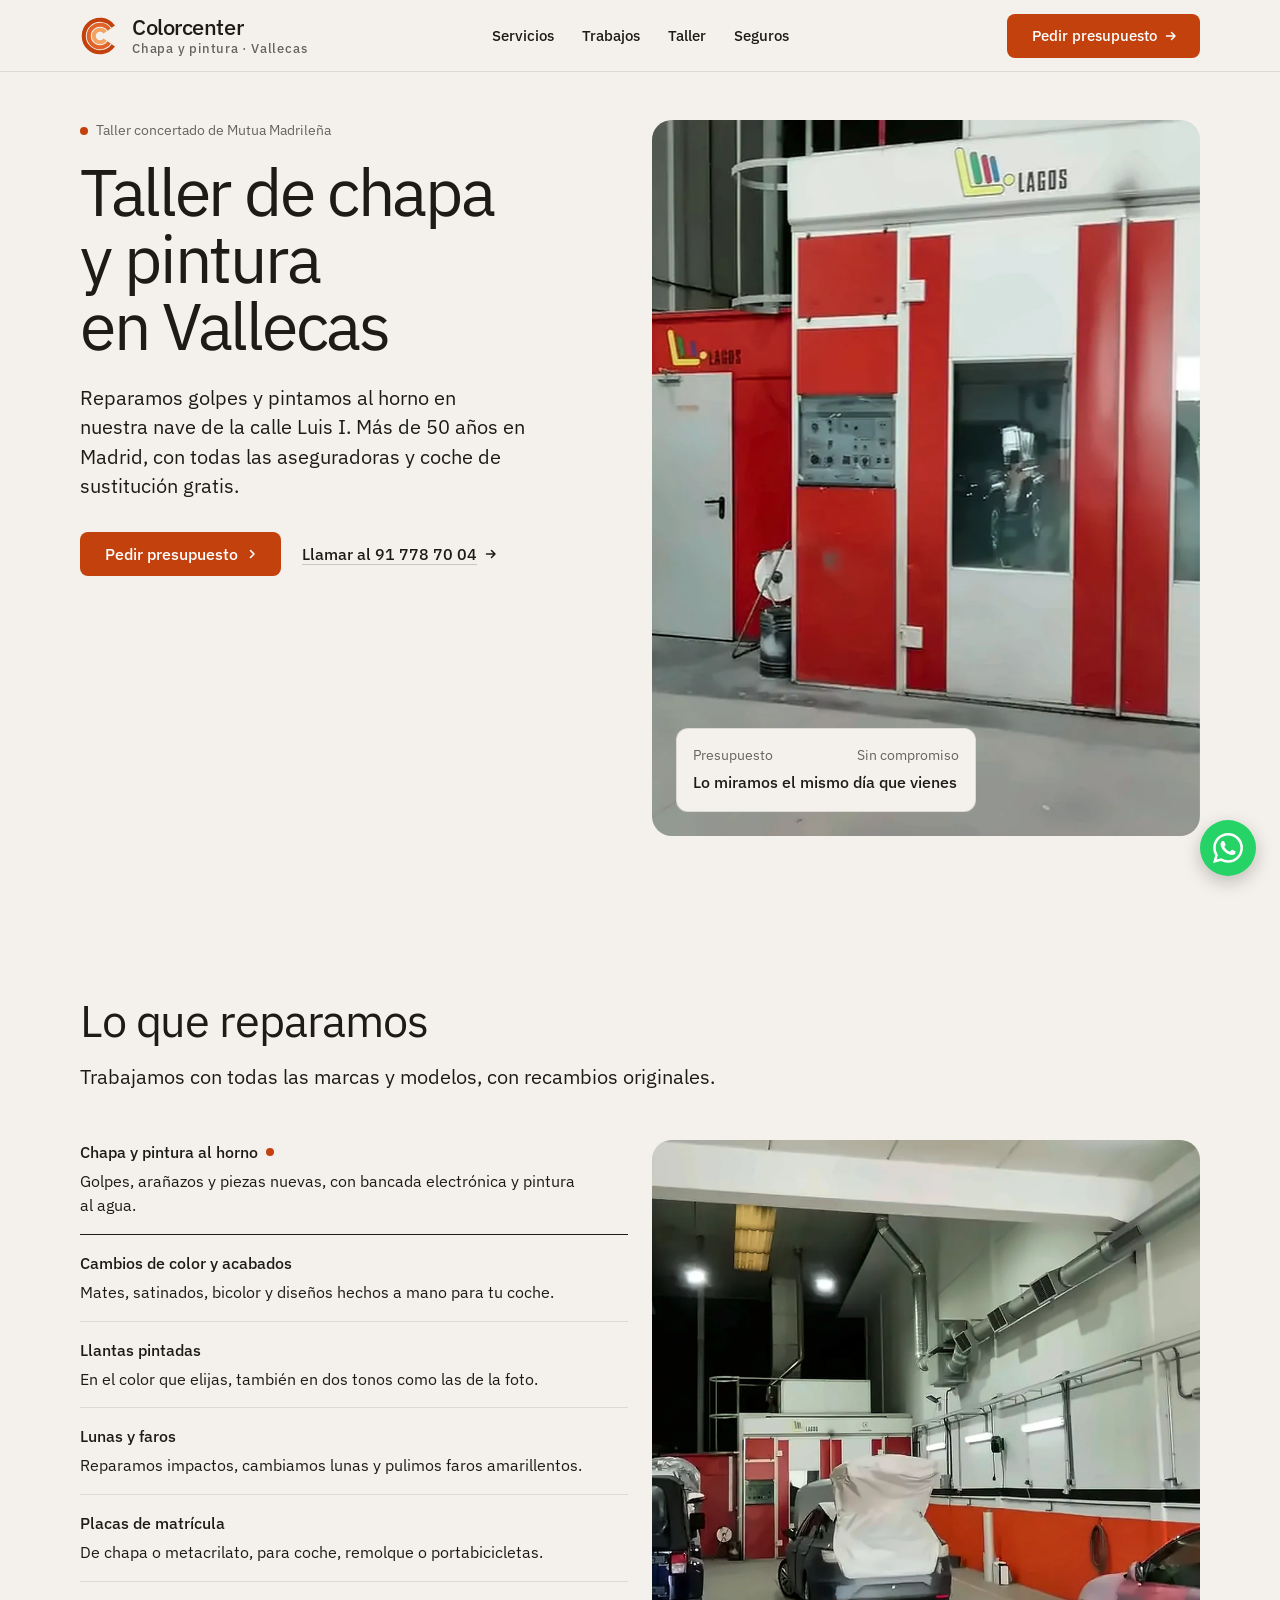
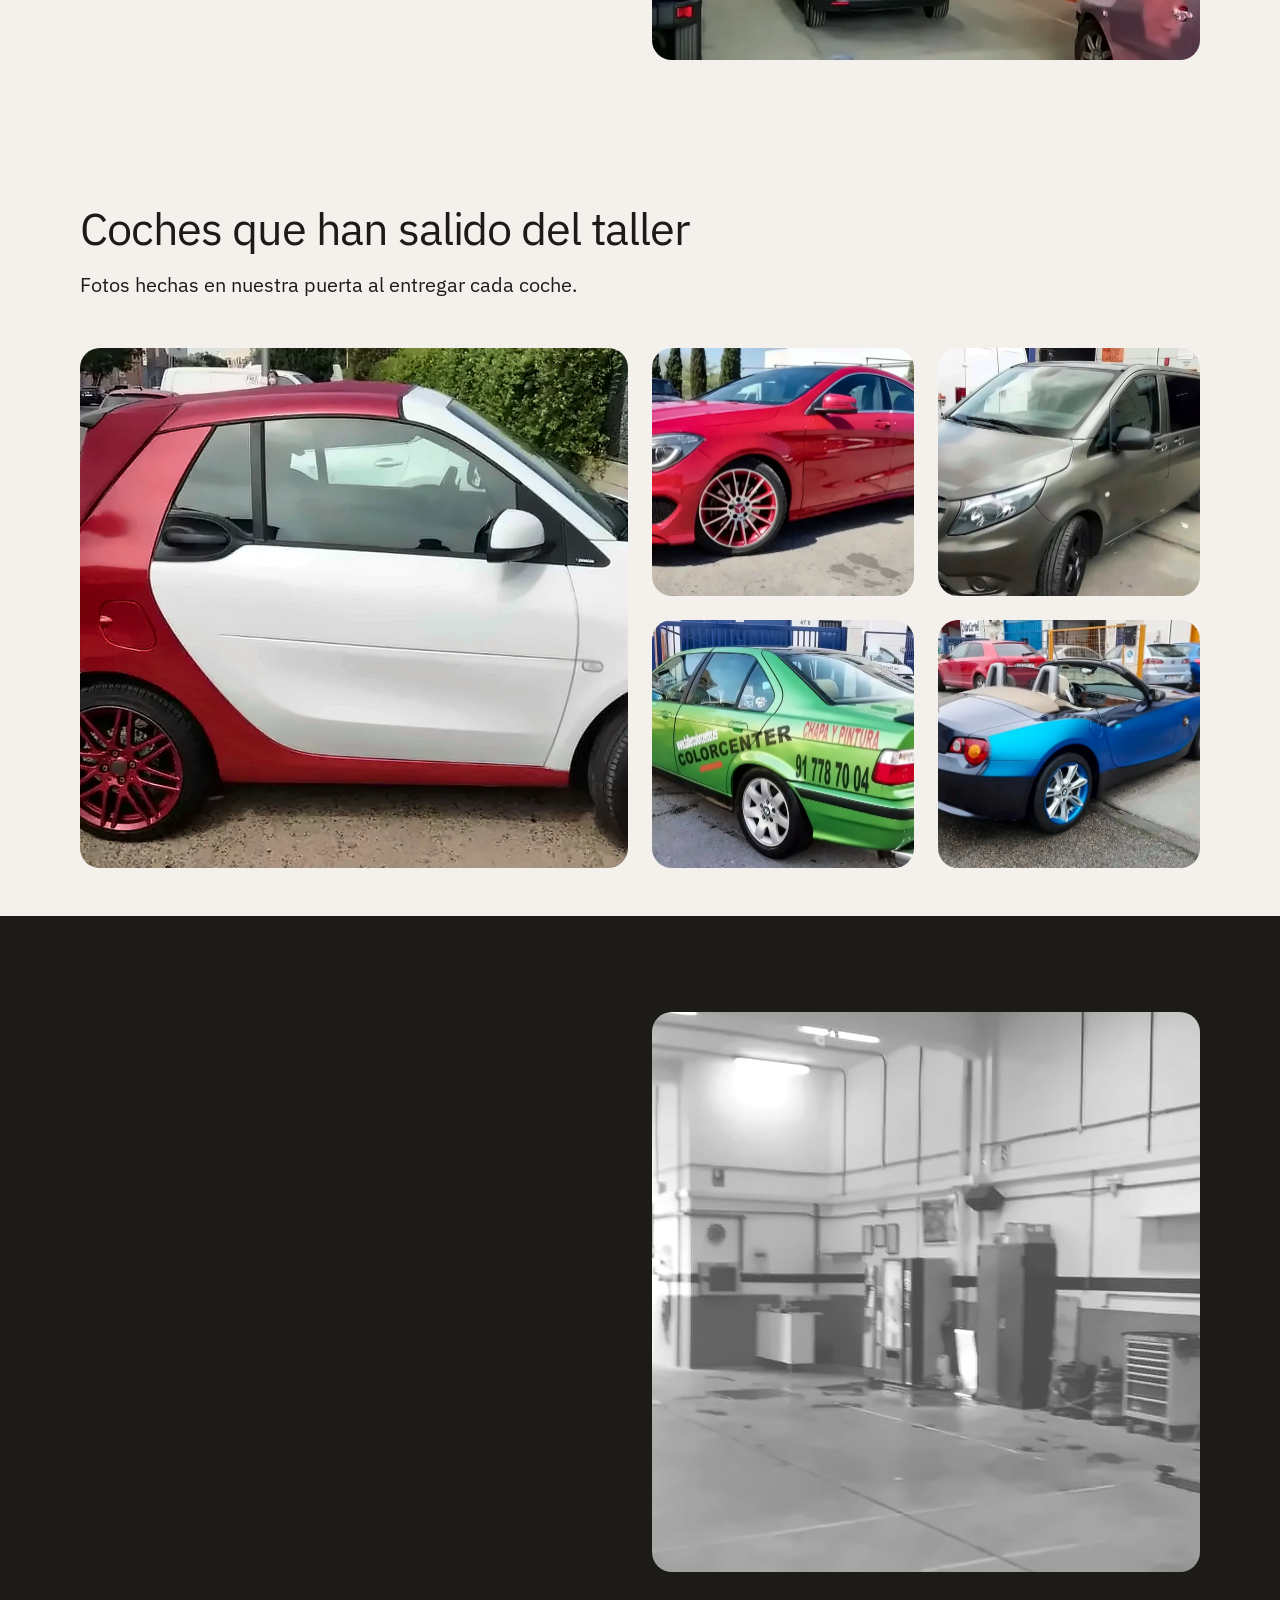
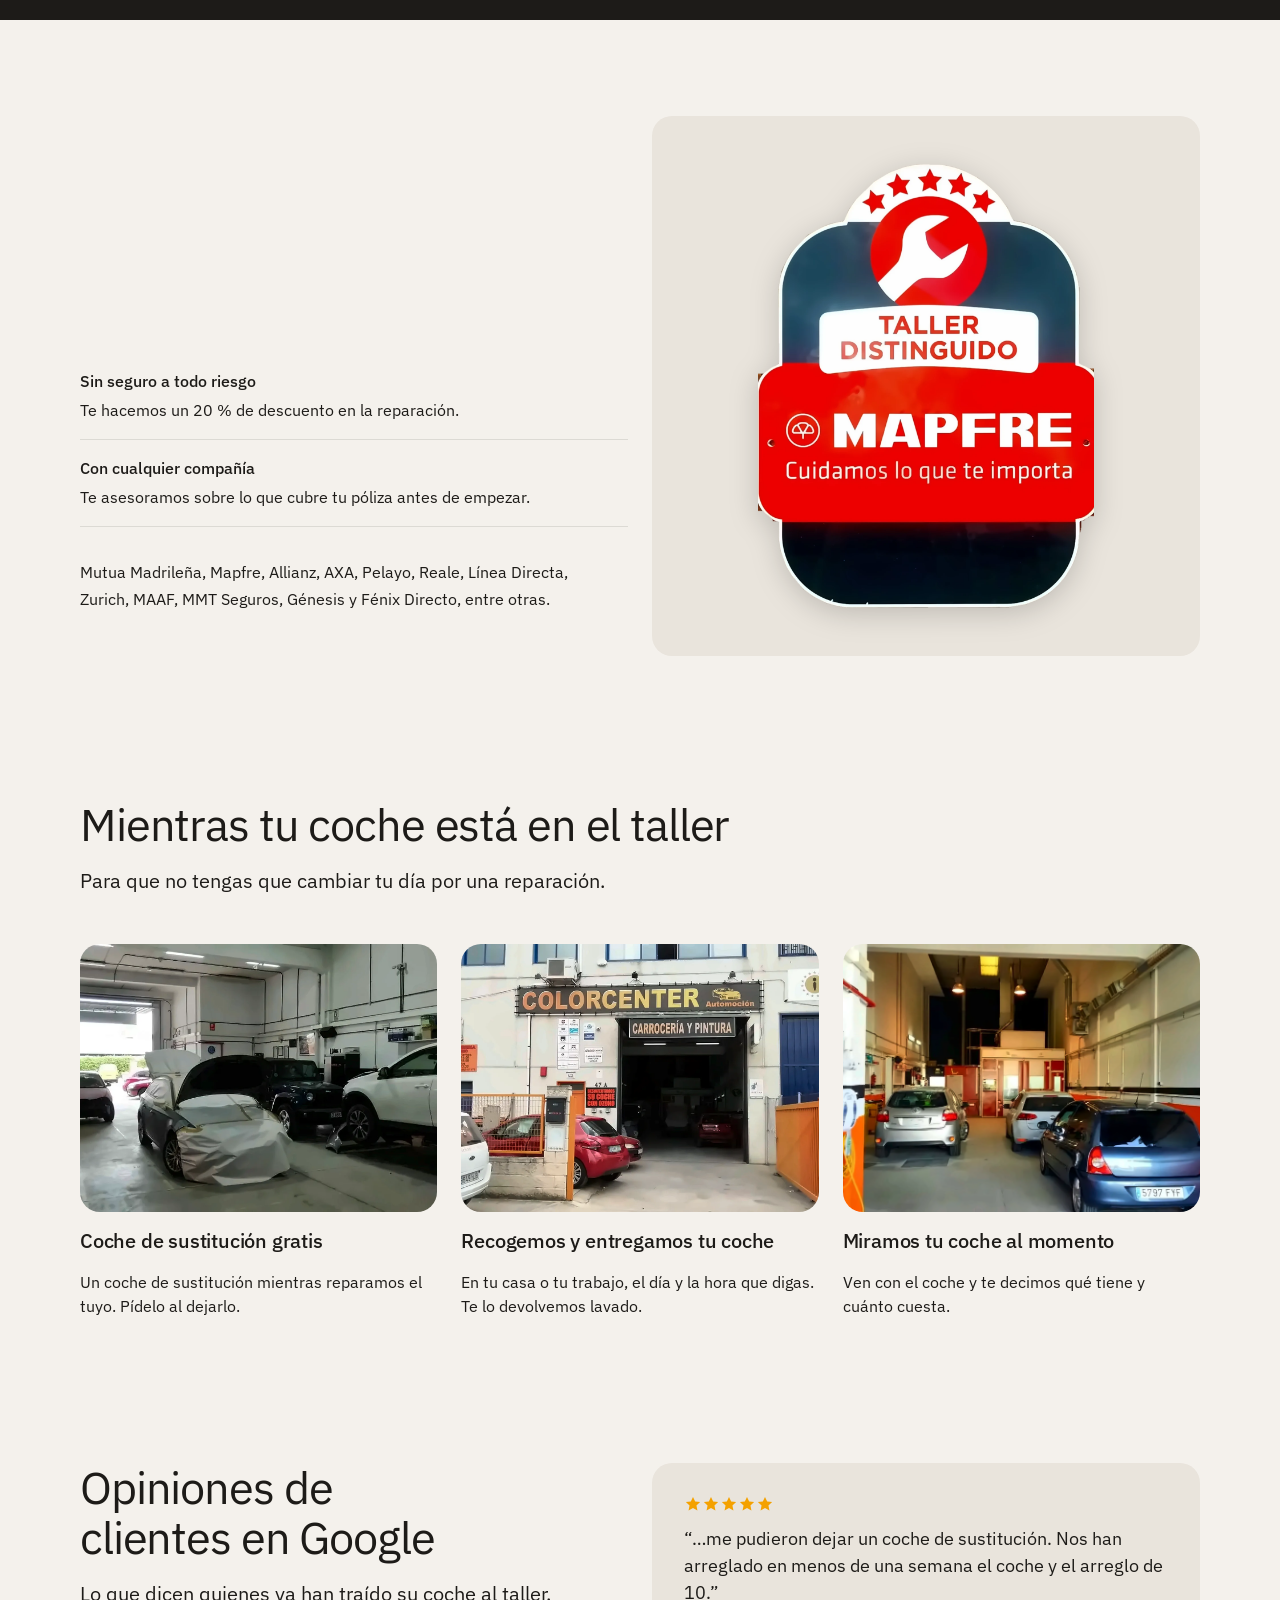
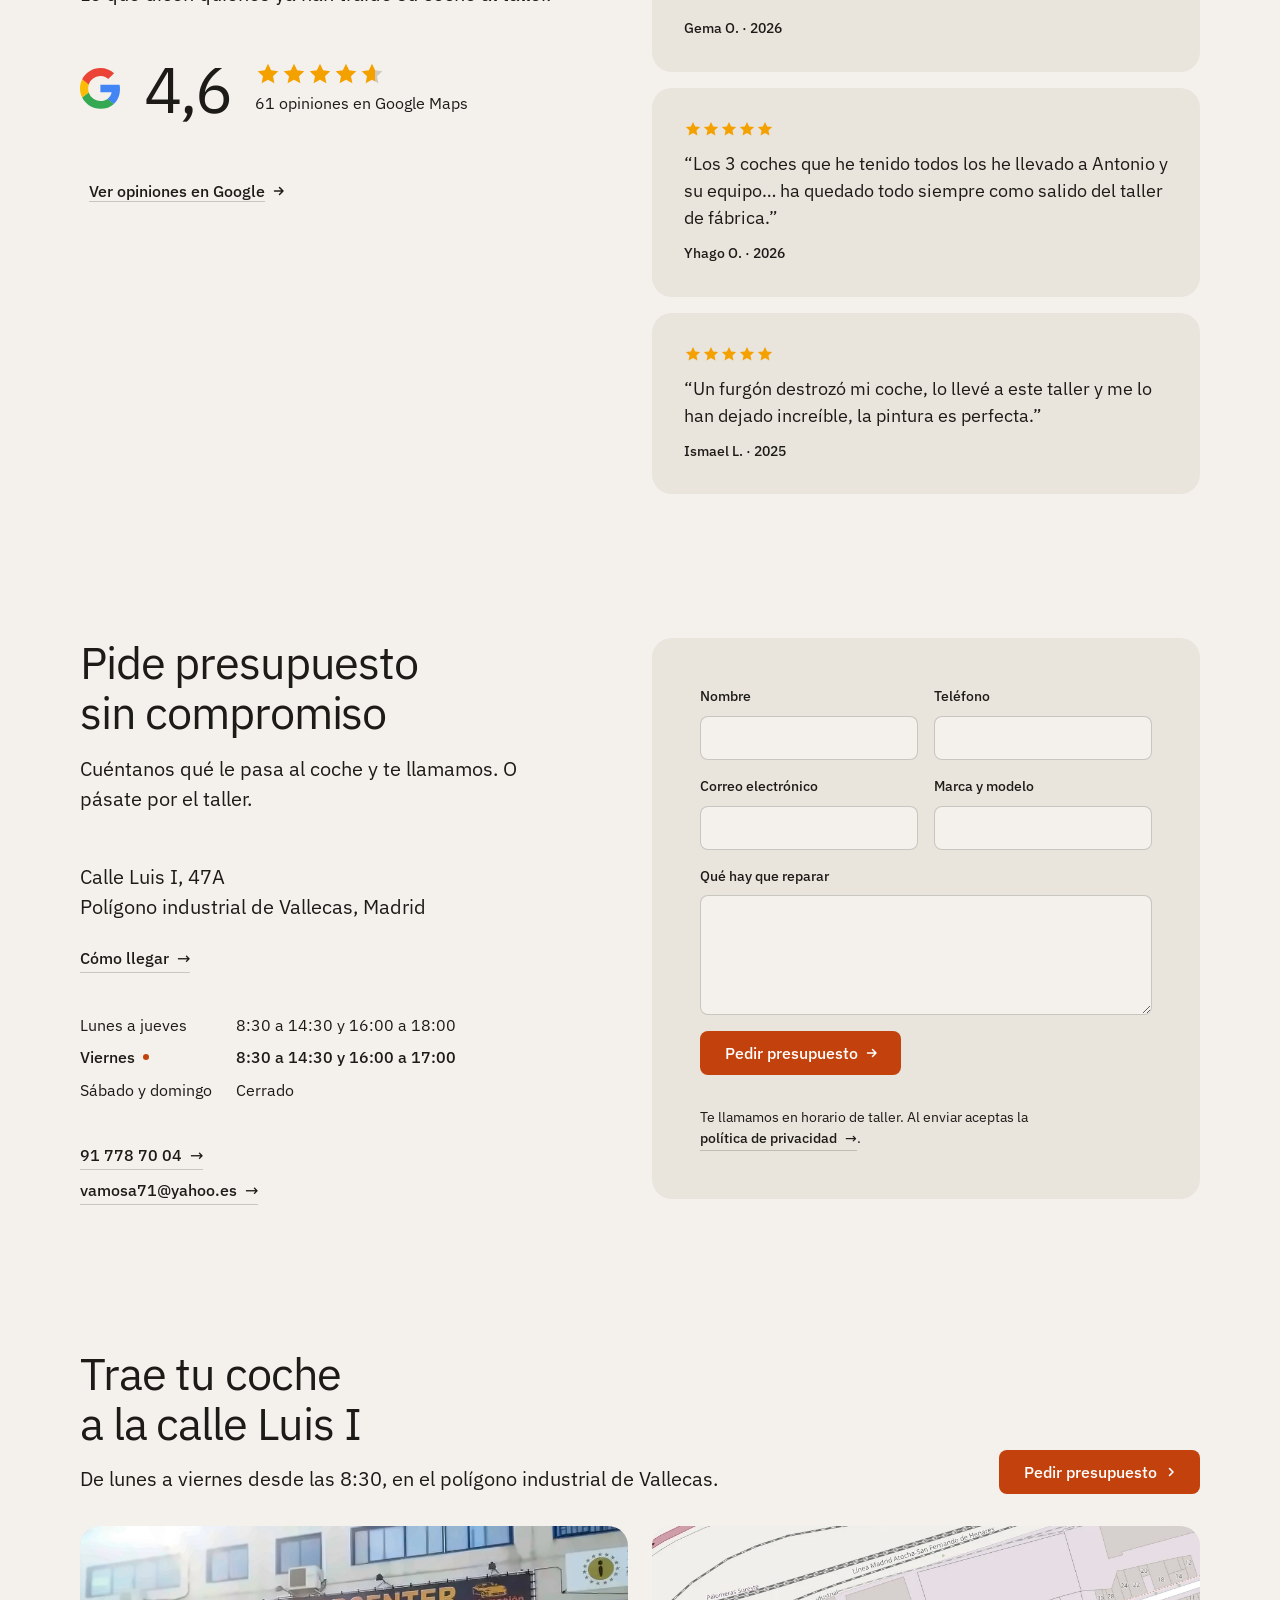
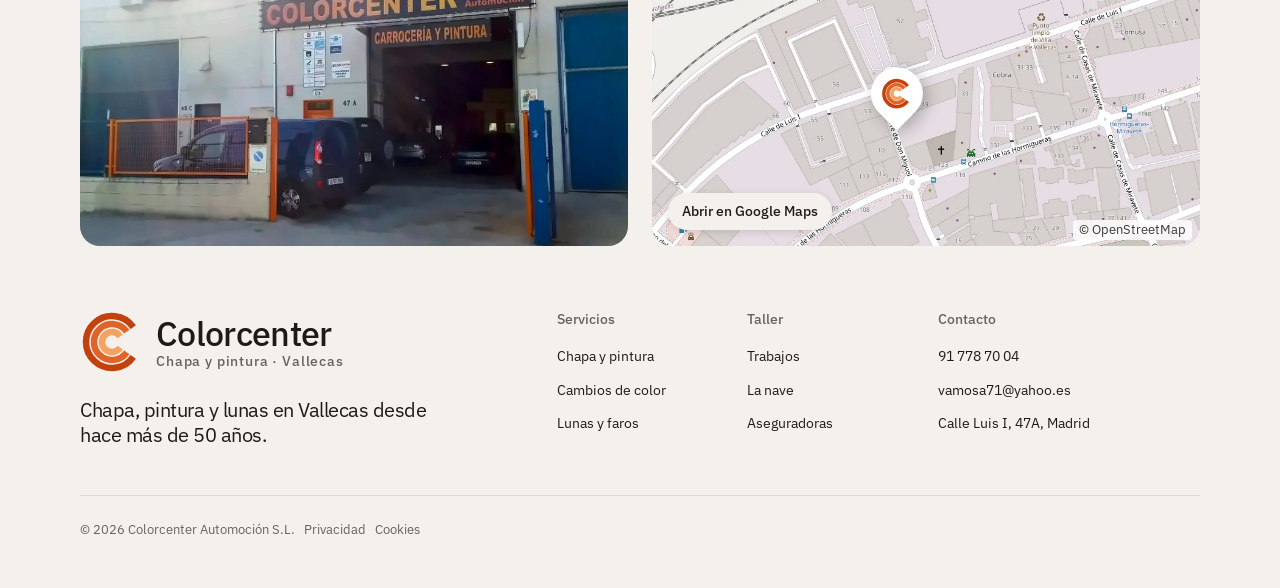
<file: index.html>
<!doctype html>
<html lang="es" data-type="service" data-radius="soft" data-buttons="arrow" data-motion>
<head>
<meta charset="utf-8">
<meta name="viewport" content="width=device-width, initial-scale=1, viewport-fit=cover">
<!-- versión de prueba: quitar esta línea al publicar en tallercolorcenter.es -->
<meta name="robots" content="noindex, nofollow">
<title>Colorcenter Automoción: taller de chapa y pintura en Vallecas, Madrid</title>
<meta name="description" content="Reparamos golpes y pintamos al horno en el polígono industrial de Vallecas. Taller concertado de Mutua Madrileña, coche de sustitución gratis y presupuesto sin compromiso.">
<meta property="og:type" content="website">
<meta property="og:title" content="Colorcenter Automoción: chapa y pintura en Vallecas">
<meta property="og:description" content="Taller de chapa y pintura con más de 50 años en Madrid. Todas las aseguradoras y coche de sustitución.">
<meta property="og:image" content="share.jpg">
<meta name="twitter:card" content="summary_large_image">
<link rel="icon" href="img/favicon.svg" type="image/svg+xml">
<link rel="apple-touch-icon" href="img/favicon-180.png">
<meta name="theme-color" content="#f4f1ec">
<!-- <link rel="canonical" href="https://www.tallercolorcenter.es/"> : activar al publicar en el dominio -->
<meta name="site-kind" content="other">
<meta name="page-type" content="service">
<link rel="preload" href="assets/fonts/plex-sans-latin.woff2" as="font" type="font/woff2" crossorigin>
<link rel="stylesheet" href="assets/fonts/fonts.css">
<link rel="stylesheet" href="assets/system.css">
<link rel="stylesheet" href="assets/ui/cards.css">
<link rel="stylesheet" href="assets/motion/motion.css">
<link rel="stylesheet" href="assets/backgrounds/backgrounds.css">
<link rel="stylesheet" href="assets/layout/layout.css">
<link rel="stylesheet" href="assets/icons/icon.css">
<style>
:root {
  --p-bg: #f4f1ec; --p-surface: #e9e4dc; --p-ink: #1d1b18; --p-muted: #66635f;
  --p-accent: #c2410c; --p-accent-ink: #ffffff; --p-action: #c2410c; --p-action-ink: #ffffff;
  --p-inv-bg: #1d1b18; --p-inv-surface: #292724; --p-inv-ink: #f4f1ec; --p-inv-muted: #9a9893;
  --p-inv-accent: #e0632a; --p-inv-accent-ink: #111111; --p-inv-action: #e0632a; --p-inv-action-ink: #111111;
  --font-display: "IBM Plex Sans", system-ui, sans-serif;
  --font-text: "IBM Plex Sans", system-ui, sans-serif;
  --display-weight: 400;
  --display-tracking: -0.025em;
  --display-tracking-xl: -0.035em;
  --ly-scale: 0.98;
}
</style>
<script>document.documentElement.classList.add('m-enter');setTimeout(()=>document.documentElement.classList.add('m-enter-done'),700)</script>
<script>document.documentElement.classList.add('mo-js');setTimeout(()=>document.documentElement.classList.add('mo-safe'),2500)</script>
<link rel="modulepreload" href="assets/moments/moments.js">
<link rel="modulepreload" href="assets/moments/lib.js">
<link rel="modulepreload" href="assets/moments/picture-develops/moment.js">
<!-- page CSS: only what sits inside a visual -->
<style>
  /* logo: la C de tres capas de pintura y el nombre en texto */
  .cc-logo { display: inline-flex; align-items: center; gap: 12px; color: var(--ink); text-decoration: none; }
  .nav__logo.cc-logo .cc-mark { width: 40px; height: 40px; flex: none; }
  .cc-name { display: grid; font: 500 22px/1 var(--font-display); letter-spacing: -0.02em; }
  .cc-tag { font-size: 13px; font-weight: 500; letter-spacing: 0.06em; color: var(--muted); margin-top: 4px; }
  .nav__logo.cc-logo--lg .cc-mark { width: 64px; height: 64px; }
  .cc-logo--lg .cc-name { font-size: 34px; }
  .cc-logo--lg .cc-tag { font-size: 14px; }
  @media (max-width: 639px) { .nav__logo.cc-logo:not(.cc-logo--lg) .cc-mark { width: 34px; height: 34px; } .cc-name { font-size: 20px; } .cc-logo:not(.cc-logo--lg) .cc-tag { display: none; } }
  /* trabajos: una foto grande a la izquierda y cuatro a la derecha, en las columnas de la página */
  .wall figure { margin: 0; overflow: hidden; border-radius: var(--r-lg); background: var(--surface); }
  .wall figure > img { width: 100%; height: 100%; object-fit: cover; display: block; transition: transform 600ms var(--ease); }
  .wall figure:hover > img { transform: scale(1.03); }
  .wall__big { height: 520px; }
  .wall__grid { display: grid; grid-template-columns: repeat(2, minmax(0, 1fr)); grid-template-rows: repeat(2, minmax(0, 1fr)); gap: var(--s-5); height: 520px; }
  @media (max-width: 1023px) { .wall__big { height: auto; aspect-ratio: 16 / 10; } .wall__grid { height: auto; gap: 12px; margin-top: 12px; } .wall__grid > figure { aspect-ratio: 4 / 3; } }
  @media (max-width: 1023px) { #servicios .frame.frame--fill { height: 240px; aspect-ratio: auto; flex: none; margin-top: var(--s-6); } }
  @media (max-width: 639px) { #servicios .frame.frame--fill { height: 260px; } #ventajas .grid > .tile { grid-column: 1 / -1; } #ventajas .tile__media { aspect-ratio: 16 / 9; } }
  /* la nave: la foto que se revela, tan alta como el texto */
  .develop { margin: 0; border-radius: var(--r-lg); overflow: hidden; height: min(560px, var(--ly-fit, 560px)); }
  .develop > img { display: block; width: 100%; height: 100%; object-fit: cover; }
  /* aseguradoras: el distintivo Mapfre recortado sobre la superficie */
  .badge-frame { display: grid; place-items: center; overflow: hidden; background: var(--surface); border-radius: var(--r-lg); height: min(540px, var(--ly-fit, 540px)); padding: var(--s-7); }
  .badge-frame > img { height: 100%; width: 100%; min-height: 0; object-fit: contain; filter: drop-shadow(0 6px 14px rgb(0 0 0 / .18)); }
  .insurers { font-size: var(--t-body); line-height: 1.7; color: var(--ink); max-width: 52ch; }
  .rows .rows__name small { display: block; font-weight: 400; color: var(--muted); font-size: var(--t-body); }
  .contact-list { display: grid; justify-items: start; gap: var(--s-2); font-size: var(--t-body); }
  #presupuesto .visit > .link { justify-self: start; }
  .form-panel { background: var(--surface); border-radius: var(--r-lg); padding: var(--s-7); }
  /* opiniones de Google: la nota, las estrellas y el número */
  .rating { display: flex; align-items: center; gap: var(--s-5); margin-top: var(--s-6); }
  .rating__g { width: 40px; height: auto; flex: none; }
  .rating__score { font: var(--display-weight) 64px/1 var(--font-display); letter-spacing: -0.03em; margin: 0; }
  .rating__count { margin: var(--s-1) 0 0; font-size: var(--t-body); }
  .stars { --star: url("data:image/svg+xml,%3Csvg xmlns='http://www.w3.org/2000/svg' viewBox='0 0 24 24'%3E%3Cpath d='M12 2.5l2.9 6.1 6.6.8-4.9 4.6 1.3 6.6L12 17.3l-5.9 3.3 1.3-6.6-4.9-4.6 6.6-.8z'/%3E%3C/svg%3E");
    display: block; width: 130px; height: 26px; background: linear-gradient(90deg, #f4a100 calc(var(--rate) / 5 * 100%), #cfc8bd 0);
    -webkit-mask: var(--star) 0 0 / 26px 26px repeat-x; mask: var(--star) 0 0 / 26px 26px repeat-x; }
  .stars--sm { width: 90px; height: 18px; -webkit-mask-size: 18px 18px; mask-size: 18px 18px; }
  .reviews { display: grid; gap: var(--s-4); }
  .review { margin: 0; background: var(--surface); border-radius: var(--r-lg); padding: var(--s-6); display: grid; gap: var(--s-3); }
  .review blockquote { margin: 0; font-size: 18px; line-height: 1.5; color: var(--ink); }
  .review figcaption { font-size: var(--t-small); font-weight: 500; color: var(--ink); }
  @media (max-width: 1023px) { .reviews { margin-top: var(--s-7); } }
  @media (max-width: 639px) { .review { padding: var(--s-5); } .review blockquote { font-size: 16px; } }
  @media (max-width: 639px) { .rating__score { font-size: 52px; } }
  /* cierre: fachada y mapa con la chincheta en el taller */
  .close-pair { flex: 1 1 0; min-height: 0; display: grid; grid-template-columns: repeat(2, minmax(0, 1fr)); gap: var(--gutter, 24px); }
  .close-pair > .close__media { position: relative; overflow: clip; border-radius: var(--r-lg); background: var(--surface); height: 100%; min-height: 200px; }
  .close-pair > .close__media > img { position: absolute; inset: 0; width: 100%; height: 100%; object-fit: cover; object-position: var(--pos, 50% 50%); }
  .map-card { position: relative; display: block; overflow: hidden; border-radius: var(--r-lg); background: #ece9e4; min-height: 200px; color: var(--ink); }
  .map-card > img { position: absolute; inset: 0; width: 100%; height: 100%; object-fit: cover; transition: transform 600ms var(--ease, ease); }
  .map-card:hover > img { transform: scale(1.03); }
  .map-pin { position: absolute; left: 50%; top: 50%; width: 52px; height: 52px; transform: translate(-50%, -100%); background: #fff; border-radius: 50% 50% 50% 0; rotate: -45deg; box-shadow: 0 6px 16px rgb(0 0 0 / .25); display: grid; place-items: center; }
  .map-pin svg { width: 32px; height: 32px; rotate: 45deg; }
  .map-label { position: absolute; left: 16px; bottom: 16px; background: var(--bg); padding: 8px 14px; border-radius: 999px; font-size: var(--t-small); font-weight: 500; box-shadow: 0 2px 8px rgb(0 0 0 / .12); }
  .map-credit { position: absolute; right: 8px; bottom: 6px; font-size: 13px; color: #3d3a36; background: rgb(255 255 255 / .8); padding: 0 6px; border-radius: 4px; }
  /* todas las anchuras: cada sección mide lo que su contenido (sin huecos de pantalla completa); el inicio sigue a pantalla completa */
  :root { --padt: 96px; --padb: 48px; }
  main > section.section:not(.hero), footer.footer.closing { height: auto; min-height: 0; }
  main > section.section:not(.hero) { padding-bottom: var(--padb); }
  main > section.section:not(.hero) > .wrap { height: auto; }
  main > section.section:not(.hero) > .wrap .fill { flex: none; min-height: 0; }
  #servicios .frame.frame--fill { height: 520px; }
  footer.footer.closing > .wrap { height: auto; display: block; }
  footer.closing .closing__links { margin-top: var(--s-8); }
  .close-pair { flex: none; height: 320px; }
  /* servicios en móvil y tablet: cada servicio con su foto al lado (la foto grande que cambia queda solo en ordenador) */
  .row-thumb { display: none; }
  @media (max-width: 1023px) {
    #servicios .frame.frame--fill { display: none; }
    #servicios .rows > li { grid-template-columns: 112px minmax(0, 1fr); column-gap: var(--s-4); align-items: start; }
    #servicios .row-thumb { display: block; grid-row: 1 / span 2; width: 112px; height: 84px; object-fit: cover; border-radius: var(--r-md, 12px); }
    #servicios .rows > li > .rows__name, #servicios .rows > li > p { grid-column: 2; }
  }
  @media (min-width: 640px) and (max-width: 1023px) { #servicios .rows > li { grid-template-columns: 160px minmax(0, 1fr); } #servicios .row-thumb { width: 160px; height: 110px; } }
  /* ---------- animaciones (assets/site-motion.js pone .rv; sin script todo se ve quieto) ---------- */
  :root { --ease-out: cubic-bezier(0.23, 1, 0.32, 1); --ease-back: cubic-bezier(0.34, 1.56, 0.64, 1); }
  @property --rate { syntax: "<number>"; inherits: true; initial-value: 0; }
  /* entradas al hacer scroll: suben 18 px y aparecen, escalonadas; se usa `translate` para no pisar los hover del kit */
  .rv .rv-item { opacity: 0; translate: 0 18px; transition: opacity 600ms var(--ease-out), translate 700ms var(--ease-out); transition-delay: var(--rv-d, 0ms); }
  .rv .rv-item.is-in { opacity: 1; translate: 0 0; }
  /* estrellas: se rellenan al entrar */
  .stars { transition: --rate 1100ms var(--ease-out) 150ms; }
  .rv .rv-item:not(.is-in) .stars { --rate: 0 !important; }
  .rv .review.rv-item .stars { transition-delay: calc(var(--rv-d, 0ms) + 250ms); }
  /* fotos de servicios en ordenador: fundido entre una y otra en vez de un cambio brusco */
  #servicios .frame > img[data-peek-for] { display: block; transition: opacity 450ms var(--ease-out), scale 900ms var(--ease-out), visibility 0s; }
  #servicios .frame > img[data-peek-for][hidden] { display: block !important; opacity: 0; scale: 1.04; visibility: hidden; transition: opacity 450ms var(--ease-out), scale 0s 450ms, visibility 0s 450ms; }
  /* foto del inicio: se asienta al cargar */
  .hero__media > img { animation: hero-settle 1600ms var(--ease-out) both; }
  @keyframes hero-settle { from { scale: 1.06; } }
  /* chincheta del mapa: cae con un pequeño rebote */
  .map-card.pin-wait .map-pin { opacity: 0; translate: 0 -36px; }
  .map-card.pin-in .map-pin { opacity: 1; translate: 0 0; transition: translate 650ms var(--ease-back), opacity 200ms var(--ease-out); }
  @media (prefers-reduced-motion: reduce) {
    .rv .rv-item { translate: none; transition: opacity 300ms ease; transition-delay: 0ms; }
    .stars, .rv .review.rv-item .stars { transition: none; }
    .rv .rv-item:not(.is-in) .stars { --rate: unset !important; }
    .hero__media > img { animation: none; }
    #servicios .frame > img[data-peek-for], #servicios .frame > img[data-peek-for][hidden] { transition: opacity 200ms ease, visibility 0s; scale: none; }
    .map-card.pin-wait .map-pin { translate: none; }
    .map-card.pin-in .map-pin { transition: opacity 200ms ease; }
  }
  /* botón flotante de WhatsApp (como en la web anterior) */
  .wa-float { position: fixed; right: 24px; bottom: 24px; z-index: 9; width: 56px; height: 56px; border-radius: 50%;
    display: grid; place-items: center; background: #25d366; color: #fff; box-shadow: 0 6px 18px rgb(0 0 0 / .22);
    transition: transform 200ms var(--ease, ease), box-shadow 200ms var(--ease, ease); }
  .wa-float svg { width: 30px; height: 30px; }
  .wa-float:hover { transform: translateY(-2px); box-shadow: 0 10px 24px rgb(0 0 0 / .26); }
  .wa-float:active { transform: scale(.96); }
  .wa-float:focus-visible { outline: 2px solid var(--action); outline-offset: 3px; }
  @media (max-width: 639px) { .wa-float { right: 16px; bottom: calc(var(--bar, 0px) + 16px); width: 52px; height: 52px; } }
  @media (prefers-reduced-motion: reduce) { .wa-float { transition: none; } }
  @media (max-width: 1023px) {
    .develop { height: auto; aspect-ratio: 4 / 3; margin-top: var(--s-7); }
    .badge-frame { height: 360px; margin-top: var(--s-7); }
  }
  @media (max-width: 639px) {
    .form-panel { padding: var(--s-5); }
    .badge-frame { height: 300px; padding: var(--s-5); }
    /* móvil: cada sección mide lo que su contenido (sin huecos de pantalla completa) y el pie queda al final */
    :root { --padt: 64px; --padb: 32px; }
    main > section.section:not(.hero), footer.footer.closing { min-height: 0; }
    main > section.section:not(.hero) { padding-bottom: var(--padb); }
    footer.footer.closing { padding-bottom: calc(24px + env(safe-area-inset-bottom)); }
    main > section.section:not(.hero) > .wrap .fill { flex: none; height: auto; min-height: 0; }
    footer.closing .closing__cta .close__media { flex: none; min-height: 0; aspect-ratio: 4 / 3; }
    .close-pair { flex: none; height: auto; grid-template-columns: minmax(0, 1fr); gap: 12px; }
    .close-pair > .close__media { height: auto; }
    .map-card { aspect-ratio: 4 / 3; min-height: 0; }
    footer.footer.closing > .wrap { display: block; }
    footer.closing .closing__links { margin-top: var(--s-8); }
    .develop, .badge-frame { margin-top: var(--s-6); }
  }
</style>
</head>
<body>
<!-- type: service (taller de chapa y pintura)
     deal: hero split, nav nav-centre, close close-photo, footer footer-columns, rhythm dark-band, buttons arrow,
           mark: el logo del cliente; palette: colores propios (naranja de las paredes y el rótulo), type plex
     moments: picture-develops en #taller -->
<header class="nav nav--centre">
  <div class="wrap nav__bar">
    <a class="skip-link" href="#top">Saltar al contenido</a>
    <a class="nav__logo cc-logo" href="#top"><svg class="cc-mark" viewBox="0 0 64 64" aria-hidden="true"><g fill="none" stroke-width="6.5"><path d="M53.29 17.08 A26 26 0 1 0 53.29 46.92" stroke="#c2410c"/><path d="M46.74 21.67 A18 18 0 1 0 46.74 42.33" stroke="#e0632a"/><path d="M40.19 26.26 A10 10 0 1 0 40.19 37.74" stroke="#f4a261"/></g></svg><span class="cc-name">Colorcenter<span class="cc-tag">Chapa y pintura · Vallecas</span></span></a>
    <nav class="nav__links" aria-label="Principal">
      <div class="nav__item"><a class="nav__link" href="#servicios">Servicios</a></div>
      <div class="nav__item"><a class="nav__link" href="#trabajos">Trabajos</a></div>
      <div class="nav__item"><a class="nav__link" href="#taller">Taller</a></div>
      <div class="nav__item"><a class="nav__link" href="#seguros">Seguros</a></div>
    </nav>
    <div class="nav__actions">
      <a class="btn btn--primary" href="#presupuesto">Pedir presupuesto</a>
    </div>
    <button class="nav__toggle" type="button" aria-expanded="false" aria-label="Menú"><svg width="18" height="18" viewBox="0 0 18 18" aria-hidden="true"><path d="M2 5h14M2 13h14" stroke="currentColor" stroke-width="1.6" stroke-linecap="round"/></svg></button>
  </div>
</header>

<main id="top">
  <section class="hero hero--split" data-enter aria-labelledby="hero-h">
    <div class="wrap"><div class="hero-text grid hero__grid">
      <div class="hero__text span-5">
        <p class="hero__kicker"><span class="dot" aria-hidden="true"></span>Taller concertado de Mutua Madrileña</p>
        <h1 id="hero-h">Taller de chapa y pintura en Vallecas</h1>
        <p class="hero__lead">Reparamos golpes y pintamos al horno en nuestra nave de la calle Luis I. Más de 50 años en Madrid, con todas las aseguradoras y coche de sustitución gratis.</p>
        <div class="btn-row">
          <a class="btn btn--primary" href="#presupuesto">Pedir presupuesto<svg class="m-arrow" viewBox="0 0 12 12" aria-hidden="true"><path class="m-arrow__stem" d="M1 6h8"/><path class="m-arrow__head" d="M4.5 2.5 8 6l-3.5 3.5"/></svg></a>
          <a class="btn btn--secondary" href="tel:+34917787004">Llamar al 91 778 70 04</a>
        </div>
      </div>
      <div class="hero__media span-6 start-7">
        <img src="img/g10.webp" alt="Cabina de pintura roja del taller con un coche preparado para pintar" style="--ly-pos: 62% 50%" fetchpriority="high" data-source="client" data-subject="cabina de pintura del taller">
        <div class="ly-float">
          <div class="ly-float__row"><span>Presupuesto</span><span>Sin compromiso</span></div>
          <div class="ly-float__title">Lo miramos el mismo día que vienes</div>
        </div>
      </div>
    </div></div>
  </section>

  <section class="section" style="--hm: 2" id="servicios" aria-labelledby="servicios-h">
    <div class="wrap">
      <div class="section-head"><h2 id="servicios-h">Lo que reparamos</h2><p>Trabajamos con todas las marcas y modelos, con recambios originales.</p></div>
      <div class="grid grid--top fill" data-peek>
        <ul class="rows span-6">
          <li data-peek-to="chapa" tabindex="0"><img class="row-thumb" src="img/g09.webp" alt="" loading="lazy"><span class="rows__name">Chapa y pintura al horno</span><p class="muted">Golpes, arañazos y piezas nuevas, con bancada electrónica y pintura al agua.</p></li>
          <li data-peek-to="color" tabindex="0"><img class="row-thumb" src="img/g19.webp" alt="" loading="lazy"><span class="rows__name">Cambios de color y acabados</span><p class="muted">Mates, satinados, bicolor y diseños hechos a mano para tu coche.</p></li>
          <li data-peek-to="llantas" tabindex="0"><img class="row-thumb" src="img/g17.webp" alt="" loading="lazy"><span class="rows__name">Llantas pintadas</span><p class="muted">En el color que elijas, también en dos tonos como las de la foto.</p></li>
          <li data-peek-to="faros" tabindex="0"><img class="row-thumb" src="img/prod2.webp" alt="" loading="lazy"><span class="rows__name">Lunas y faros</span><p class="muted">Reparamos impactos, cambiamos lunas y pulimos faros amarillentos.</p></li>
          <li data-peek-to="matriculas" tabindex="0"><img class="row-thumb" src="img/g21.webp" alt="" loading="lazy"><span class="rows__name">Placas de matrícula</span><p class="muted">De chapa o metacrilato, para coche, remolque o portabicicletas.</p></li>
        </ul>
        <div class="frame frame--photo frame--fill span-6 start-7">
          <img class="frame__img" data-peek-for="chapa" src="img/g09.webp" alt="Coche dentro de la cabina de pintura con piezas preparadas al lado" loading="lazy" data-source="client" data-subject="cabina de pintura">
          <img class="frame__img" data-peek-for="color" src="img/g19.webp" alt="BMW Z4 descapotable pintado en azul y gris mate" loading="lazy" hidden data-source="client" data-subject="cambio de color">
          <img class="frame__img" data-peek-for="llantas" src="img/g17.webp" alt="Llanta pintada en rojo y plata" loading="lazy" hidden data-source="client" data-subject="llanta pintada">
          <img class="frame__img" data-peek-for="faros" src="img/prod2.webp" alt="Faro delantero de un coche negro" loading="lazy" hidden data-source="client" data-subject="faro">
          <img class="frame__img" data-peek-for="matriculas" src="img/g21.webp" alt="BMW negro con su matrícula, recién salido del taller" loading="lazy" hidden data-source="client" data-subject="coche terminado">
        </div>
      </div>
    </div>
  </section>

  <section class="section" id="trabajos" aria-labelledby="trabajos-h">
    <div class="wrap">
      <div class="section-head"><h2 id="trabajos-h">Coches que han salido del taller</h2><p>Fotos hechas en nuestra puerta al entregar cada coche.</p></div>
      <div class="grid wall">
        <figure class="span-6 wall__big"><img src="img/g14.webp" alt="Smart blanco con techo y llantas pintados en rojo" loading="lazy" data-source="client" data-subject="smart bicolor"></figure>
        <div class="span-6 start-7 wall__grid">
          <figure><img src="img/g16.webp" alt="Mercedes CLA rojo con llantas en rojo y plata" loading="lazy" data-source="client" data-subject="mercedes rojo"></figure>
          <figure><img src="img/g20.webp" alt="Mercedes Vito pintada en gris mate" loading="lazy" data-source="client" data-subject="furgoneta gris mate"></figure>
          <figure><img src="img/g22.webp" alt="BMW de competición pintado en verde con el rótulo del taller" loading="lazy" data-source="client" data-subject="bmw verde"></figure>
          <figure><img src="img/g18.webp" alt="BMW Z4 en azul y gris visto de lado" loading="lazy" data-source="client" data-subject="bmw z4"></figure>
        </div>
      </div>
    </div>
  </section>

  <section class="section ground-inverse" id="taller" aria-labelledby="taller-h">
    <div class="wrap grid grid--top">
      <div class="span-6">
        <div class="section-head">
          <h2 id="taller-h">Nuestra nave en el polígono de Vallecas</h2>
          <p>Más de 50 años reparando coches en Madrid. Usamos primeras marcas de pintura y recambios originales, y todas las reparaciones quedan garantizadas.</p>
        </div>
        <ul class="rows">
          <li><span class="rows__name">Cabina de pintura con horno</span></li>
          <li><span class="rows__name">Bancada electrónica por ordenador</span></li>
          <li><span class="rows__name">Pintura con base de agua</span></li>
          <li><span class="rows__name">Limpieza con ozono en cada reparación</span></li>
        </ul>
      </div>
      <figure class="develop span-6 start-7" data-moment="picture-develops"><img src="img/g04.webp" alt="Interior de la nave con la zona de trabajo, el elevador y la cabina al fondo" width="2000" height="1118" loading="lazy" data-source="client" data-subject="interior del taller"></figure>
    </div>
  </section>

  <section class="section" id="seguros" aria-labelledby="seguros-h">
    <div class="wrap grid grid--top">
      <div class="span-6">
        <div class="section-head">
          <h2 id="seguros-h">Arreglamos tu coche a cargo del seguro</h2>
          <p>Trabajamos con todas las aseguradoras. Somos taller concertado de Mutua Madrileña y Taller Distinguido de Mapfre desde 2023.</p>
        </div>
        <ul class="rows">
          <li><span class="rows__name">Sin seguro a todo riesgo</span><p class="muted">Te hacemos un 20 % de descuento en la reparación.</p></li>
          <li><span class="rows__name">Con cualquier compañía</span><p class="muted">Te asesoramos sobre lo que cubre tu póliza antes de empezar.</p></li>
        </ul>
        <p class="insurers" style="margin-top: var(--s-6)">Mutua Madrileña, Mapfre, Allianz, AXA, Pelayo, Reale, Línea Directa, Zurich, MAAF, MMT Seguros, Génesis y Fénix Directo, entre otras.</p>
      </div>
      <div class="badge-frame span-6 start-7">
        <img src="img/mapfre.webp" alt="Placa de Taller Distinguido de Mapfre" loading="lazy" data-source="client" data-subject="distintivo mapfre">
      </div>
    </div>
  </section>

  <section class="section" style="--hm: 2" id="ventajas" aria-labelledby="ventajas-h">
    <div class="wrap">
      <div class="section-head"><h2 id="ventajas-h">Mientras tu coche está en el taller</h2><p>Para que no tengas que cambiar tu día por una reparación.</p></div>
      <div class="grid">
        <article class="tile span-4">
          <div class="tile__media"><img src="img/g13.webp" alt="Coches dentro de la nave esperando reparación" loading="lazy" data-source="client" data-subject="coches en el taller"></div>
          <div class="tile__head"><h3>Coche de sustitución gratis</h3></div>
          <p>Un coche de sustitución mientras reparamos el tuyo. Pídelo al dejarlo.</p>
        </article>
        <article class="tile span-4">
          <div class="tile__media"><img src="img/g08.webp" alt="Entrada del taller en la calle Luis I con coches aparcados" loading="lazy" data-source="client" data-subject="entrada del taller"></div>
          <div class="tile__head"><h3>Recogemos y entregamos tu coche</h3></div>
          <p>En tu casa o tu trabajo, el día y la hora que digas. Te lo devolvemos lavado.</p>
        </article>
        <article class="tile span-4">
          <div class="tile__media"><img src="img/g03.webp" alt="Coches en la nave junto a la cabina de pintura" loading="lazy" data-source="client" data-subject="nave del taller"></div>
          <div class="tile__head"><h3>Miramos tu coche al momento</h3></div>
          <p>Ven con el coche y te decimos qué tiene y cuánto cuesta.</p>
        </article>
      </div>
    </div>
  </section>

  <section class="section" id="opiniones" aria-labelledby="opiniones-h">
    <div class="wrap grid grid--top">
      <div class="span-6">
        <div class="section-head">
          <h2 id="opiniones-h">Opiniones de clientes en Google</h2>
          <p>Lo que dicen quienes ya han traído su coche al taller.</p>
        </div>
        <div class="rating">
          <img class="rating__g" src="assets/icons/google-icon.svg" alt="Google" width="39" height="40">
          <p class="rating__score">4,6</p>
          <div>
            <span class="stars" role="img" aria-label="4,6 de 5 estrellas" style="--rate: 4.6"></span>
            <p class="rating__count">61 opiniones en Google Maps</p>
          </div>
        </div>
        <div class="btn-row" style="margin-top: var(--s-7)">
          <a class="btn btn--secondary" href="https://maps.google.com/?cid=4673687432807371736" target="_blank" rel="noopener">Ver opiniones en Google</a>
        </div>
      </div>
      <!-- fragmentos de opiniones reales de 5 estrellas en Google Maps (noviembre de 2026); el texto completo está en la ficha -->
      <div class="reviews span-6 start-7">
        <figure class="review">
          <span class="stars stars--sm" role="img" aria-label="5 de 5 estrellas" style="--rate: 5"></span>
          <blockquote>“…me pudieron dejar un coche de sustitución. Nos han arreglado en menos de una semana el coche y el arreglo de 10.”</blockquote>
          <figcaption>Gema O. · 2026</figcaption>
        </figure>
        <figure class="review">
          <span class="stars stars--sm" role="img" aria-label="5 de 5 estrellas" style="--rate: 5"></span>
          <blockquote>“Los 3 coches que he tenido todos los he llevado a Antonio y su equipo… ha quedado todo siempre como salido del taller de fábrica.”</blockquote>
          <figcaption>Yhago O. · 2026</figcaption>
        </figure>
        <figure class="review">
          <span class="stars stars--sm" role="img" aria-label="5 de 5 estrellas" style="--rate: 5"></span>
          <blockquote>“Un furgón destrozó mi coche, lo llevé a este taller y me lo han dejado increíble, la pintura es perfecta.”</blockquote>
          <figcaption>Ismael L. · 2025</figcaption>
        </figure>
      </div>
    </div>
  </section>

  <section class="section" style="--hm: 2" id="presupuesto" aria-labelledby="presupuesto-h">
    <div class="wrap grid grid--top">
      <div class="span-5">
        <div class="section-head">
          <h2 id="presupuesto-h">Pide presupuesto sin compromiso</h2>
          <p>Cuéntanos qué le pasa al coche y te llamamos. O pásate por el taller.</p>
        </div>
        <div class="visit">
          <address class="visit__address">Calle Luis I, 47A<br>Polígono industrial de Vallecas, Madrid</address>
          <a class="link" href="https://www.google.com/maps/search/?api=1&amp;query=Calle+Luis+I+47A+Madrid">Cómo llegar</a>
          <dl class="hours" data-tz="Europe/Madrid">
            <dt data-days="mon-thu">Lunes a jueves</dt><dd>8:30 a 14:30 y 16:00 a 18:00</dd>
            <dt data-days="fri">Viernes</dt><dd>8:30 a 14:30 y 16:00 a 17:00</dd>
            <dt data-days="sat,sun">Sábado y domingo</dt><dd>Cerrado</dd>
          </dl>
          <div class="contact-list">
            <a class="link" href="tel:+34917787004">91 778 70 04</a>
            <a class="link" href="mailto:vamosa71@yahoo.es">vamosa71@yahoo.es</a>
          </div>
        </div>
      </div>
      <div class="form-panel span-6 start-7">
        <form class="form" action="mailto:vamosa71@yahoo.es" method="post" enctype="text/plain" data-endpoint="" novalidate>
          <div class="field"><label for="f-name">Nombre</label>
            <input id="f-name" name="nombre" type="text" autocomplete="name" required aria-describedby="f-name-err">
            <p class="field__error" id="f-name-err" hidden>Escribe tu nombre.</p></div>
          <div class="field"><label for="f-tel">Teléfono</label>
            <input id="f-tel" name="telefono" type="tel" autocomplete="tel" inputmode="tel" required aria-describedby="f-tel-err">
            <p class="field__error" id="f-tel-err" hidden>Escribe un teléfono para llamarte.</p></div>
          <div class="field"><label for="f-email">Correo electrónico</label>
            <input id="f-email" name="correo" type="email" autocomplete="email" inputmode="email" aria-describedby="f-email-err">
            <p class="field__error" id="f-email-err" hidden>Escribe un correo con @, como nombre@gmail.com.</p></div>
          <div class="field"><label for="f-car">Marca y modelo</label>
            <input id="f-car" name="coche" type="text" autocomplete="off"></div>
          <div class="field field--full"><label for="f-msg">Qué hay que reparar</label>
            <textarea id="f-msg" name="mensaje" rows="4" required aria-describedby="f-msg-err"></textarea>
            <p class="field__error" id="f-msg-err" hidden>Cuéntanos qué le pasa al coche.</p></div>
          <div class="btn-row"><button class="btn btn--primary" type="submit">Pedir presupuesto</button></div>
          <p class="form__status" role="status" data-form-status></p>
          <p class="t-small">Te llamamos en horario de taller. Al enviar aceptas la <a class="link" href="privacidad.html">política de privacidad</a>.</p>
        </form>
      </div>
    </div>
  </section>
</main>

<footer class="footer closing" id="contact" aria-labelledby="close-h">
  <div class="wrap">
    <div class="closing__cta close--photo">
      <div class="section-head--split">
        <div><h2 id="close-h">Trae tu coche a la calle Luis I</h2><p class="t-lead">De lunes a viernes desde las 8:30, en el polígono industrial de Vallecas.</p></div>
        <a class="btn btn--primary" href="#presupuesto">Pedir presupuesto<svg class="m-arrow" viewBox="0 0 12 12" aria-hidden="true"><path class="m-arrow__stem" d="M1 6h8"/><path class="m-arrow__head" d="M4.5 2.5 8 6l-3.5 3.5"/></svg></a>
      </div>
      <div class="close-pair">
        <div class="close__media"><img src="img/g01.webp" alt="Fachada del taller Colorcenter con el rótulo naranja y la puerta abierta" loading="lazy" style="--pos: 50% 22%" data-source="client" data-subject="fachada del taller"></div>
        <a class="map-card" href="https://maps.google.com/?cid=4673687432807371736" target="_blank" rel="noopener" aria-label="Abrir la ubicación del taller en Google Maps, Calle de Luis I 47A">
          <img src="img/mapa.webp" alt="" loading="lazy" width="900" height="640">
          <span class="map-pin" aria-hidden="true"><svg viewBox="0 0 64 64"><g fill="none" stroke-width="7"><path d="M53.29 17.08 A26 26 0 1 0 53.29 46.92" stroke="#c2410c"/><path d="M46.74 21.67 A18 18 0 1 0 46.74 42.33" stroke="#e0632a"/><path d="M40.19 26.26 A10 10 0 1 0 40.19 37.74" stroke="#f4a261"/></g></svg></span>
          <span class="map-label">Abrir en Google Maps</span>
          <span class="map-credit">© OpenStreetMap</span>
        </a>
      </div>
    </div>
    <div class="closing__links">
      <div class="grid">
        <div class="span-4 stack-4">
          <a class="nav__logo cc-logo cc-logo--lg" href="#top"><svg class="cc-mark" viewBox="0 0 64 64" aria-hidden="true"><g fill="none" stroke-width="6.5"><path d="M53.29 17.08 A26 26 0 1 0 53.29 46.92" stroke="#c2410c"/><path d="M46.74 21.67 A18 18 0 1 0 46.74 42.33" stroke="#e0632a"/><path d="M40.19 26.26 A10 10 0 1 0 40.19 37.74" stroke="#f4a261"/></g></svg><span class="cc-name">Colorcenter<span class="cc-tag">Chapa y pintura · Vallecas</span></span></a>
          <p class="footer__lede">Chapa, pintura y lunas en Vallecas desde hace más de 50 años.</p>
        </div>
        <div class="span-2 start-6 footer__col"><h3>Servicios</h3><ul><li><a href="#servicios">Chapa y pintura</a></li><li><a href="#servicios">Cambios de color</a></li><li><a href="#servicios">Lunas y faros</a></li></ul></div>
        <div class="span-2 footer__col"><h3>Taller</h3><ul><li><a href="#trabajos">Trabajos</a></li><li><a href="#taller">La nave</a></li><li><a href="#seguros">Aseguradoras</a></li></ul></div>
        <div class="span-3 footer__col"><h3>Contacto</h3><ul><li><a href="tel:+34917787004">91 778 70 04</a></li><li><a href="mailto:vamosa71@yahoo.es">vamosa71@yahoo.es</a></li><li><a href="https://www.google.com/maps/search/?api=1&amp;query=Calle+Luis+I+47A+Madrid">Calle Luis I, 47A, Madrid</a></li></ul></div>
      </div>
      <div class="footer__legal">
        <span>&copy; 2026 Colorcenter Automoción S.L. &nbsp; <a href="privacidad.html">Privacidad</a> &nbsp; <a href="privacidad.html#cookies">Cookies</a></span>
      </div>
    </div>
  </div>
</footer>

<a class="wa-float" href="https://wa.me/34917787004?text=Hola%2C%20quer%C3%ADa%20informaci%C3%B3n%20sobre%20una%20reparaci%C3%B3n" target="_blank" rel="noopener" aria-label="Escríbenos por WhatsApp"><svg viewBox="0 0 24 24" fill="currentColor" aria-hidden="true"><path d="M17.472 14.382c-.297-.149-1.758-.867-2.03-.967-.273-.099-.471-.148-.67.15-.197.297-.767.966-.94 1.164-.173.199-.347.223-.644.075-.297-.15-1.255-.463-2.39-1.475-.883-.788-1.48-1.761-1.653-2.059-.173-.297-.018-.458.13-.606.134-.133.298-.347.446-.52.149-.174.198-.298.298-.497.099-.198.05-.371-.025-.52-.075-.149-.669-1.612-.916-2.207-.242-.579-.487-.5-.669-.51-.173-.008-.371-.01-.57-.01-.198 0-.52.074-.792.372-.272.297-1.04 1.016-1.04 2.479 0 1.462 1.065 2.875 1.213 3.074.149.198 2.096 3.2 5.077 4.487.709.306 1.262.489 1.694.625.712.227 1.36.195 1.871.118.571-.085 1.758-.719 2.006-1.413.248-.694.248-1.289.173-1.413-.074-.124-.272-.198-.57-.347m-5.421 7.403h-.004a9.87 9.87 0 01-5.031-1.378l-.361-.214-3.741.982.998-3.648-.235-.374a9.86 9.86 0 01-1.51-5.26c.001-5.45 4.436-9.884 9.888-9.884 2.64 0 5.122 1.03 6.988 2.898a9.825 9.825 0 012.893 6.994c-.003 5.45-4.437 9.884-9.885 9.884m8.413-18.297A11.815 11.815 0 0012.05 0C5.495 0 .16 5.335.157 11.892c0 2.096.547 4.142 1.588 5.945L.057 24l6.305-1.654a11.882 11.882 0 005.683 1.448h.005c6.554 0 11.89-5.335 11.893-11.893a11.821 11.821 0 00-3.48-8.413Z"/></svg></a>

<nav class="actionbar" aria-label="Acciones rápidas">
  <a class="btn btn--secondary" href="tel:+34917787004">Llamar</a>
  <a class="btn btn--primary" href="#presupuesto">Pedir presupuesto</a>
</nav>

<script type="module" src="assets/system.js"></script>
<script type="module" src="assets/motion/motion.js"></script>
<script type="module" src="assets/layout/layout.js"></script>
<script src="assets/site-motion.js" defer></script>
</body>
</html>
</file>
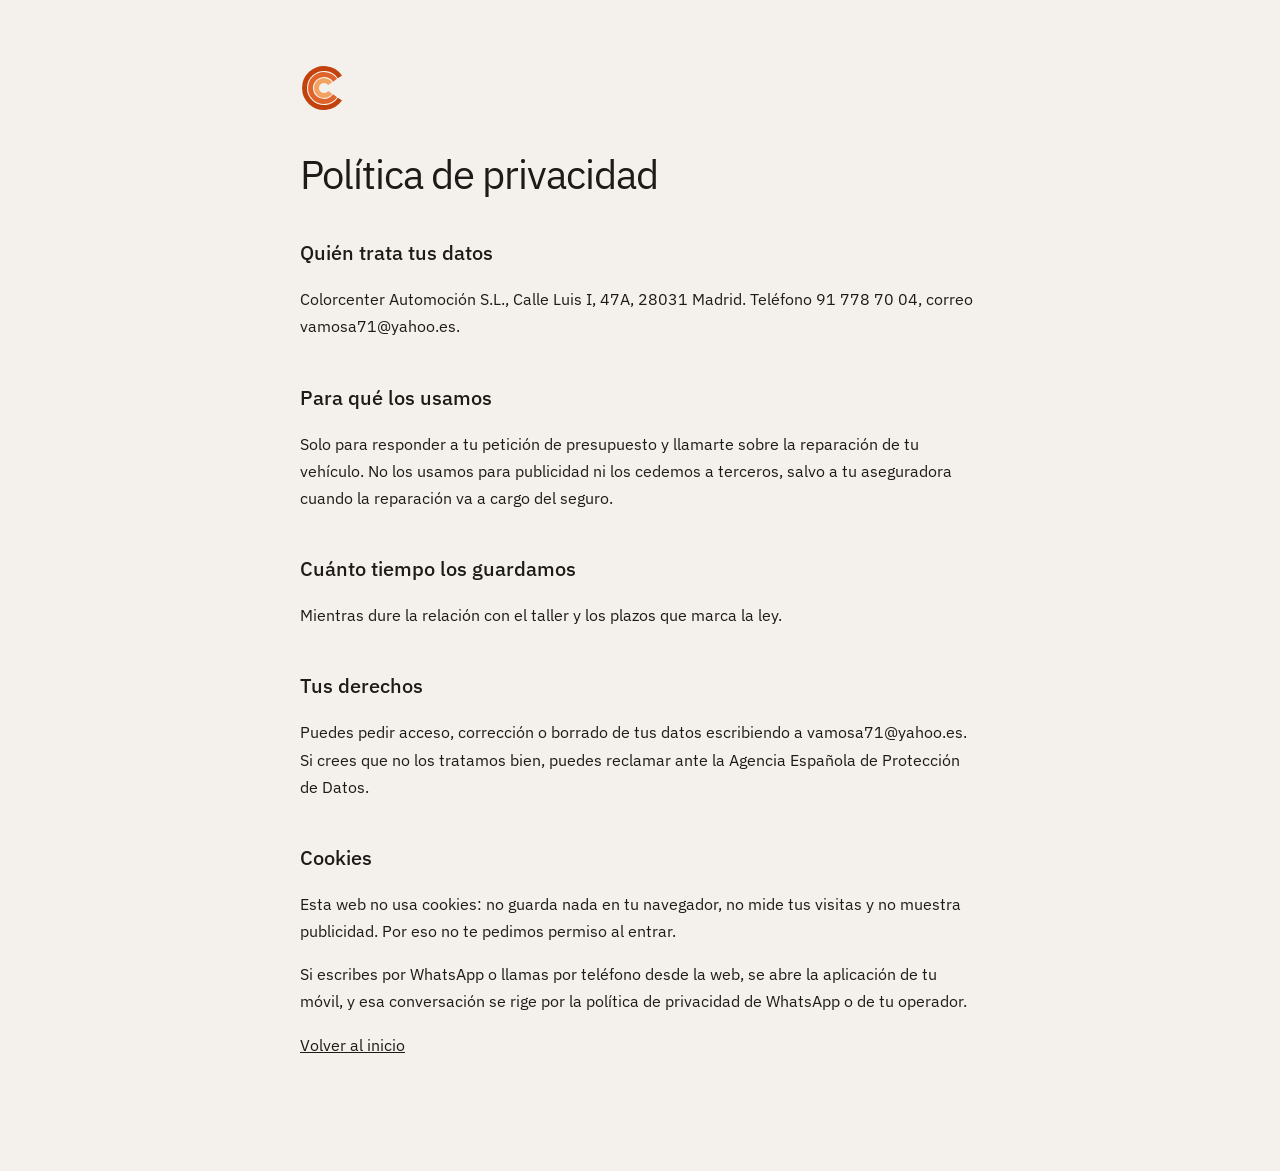
<file: privacidad.html>
<!doctype html>
<html lang="es">
<head>
<meta charset="utf-8">
<meta name="viewport" content="width=device-width, initial-scale=1">
<meta name="robots" content="noindex, nofollow">
<title>Política de privacidad: Colorcenter Automoción</title>
<meta name="description" content="Cómo trata Colorcenter Automoción los datos que nos envías al pedir un presupuesto.">
<link rel="icon" href="img/favicon.svg" type="image/svg+xml">
<link rel="stylesheet" href="assets/fonts/fonts.css">
<style>
  body { margin: 0; background: #f4f1ec; color: #1d1b18; font: 16px/1.7 "IBM Plex Sans", system-ui, sans-serif; }
  main { max-width: 680px; margin: 0 auto; padding: 64px 24px 96px; }
  h1 { font-weight: 400; font-size: 40px; line-height: 1.1; letter-spacing: -0.025em; margin: 32px 0 24px; }
  h2 { font-weight: 500; font-size: 20px; margin: 40px 0 8px; }
  a { color: #1d1b18; }
  img { height: 48px; width: auto; }
</style>
</head>
<body>
<main>
  <a href="index.html" aria-label="Colorcenter, volver al inicio"><img src="img/simbolo.svg" alt="" style="height:48px"></a>
  <h1>Política de privacidad</h1>
  <h2>Quién trata tus datos</h2>
  <p>Colorcenter Automoción S.L., Calle Luis I, 47A, 28031 Madrid. Teléfono 91 778 70 04, correo vamosa71@yahoo.es.</p>
  <h2>Para qué los usamos</h2>
  <p>Solo para responder a tu petición de presupuesto y llamarte sobre la reparación de tu vehículo. No los usamos para publicidad ni los cedemos a terceros, salvo a tu aseguradora cuando la reparación va a cargo del seguro.</p>
  <h2>Cuánto tiempo los guardamos</h2>
  <p>Mientras dure la relación con el taller y los plazos que marca la ley.</p>
  <h2>Tus derechos</h2>
  <p>Puedes pedir acceso, corrección o borrado de tus datos escribiendo a vamosa71@yahoo.es. Si crees que no los tratamos bien, puedes reclamar ante la Agencia Española de Protección de Datos.</p>
  <h2 id="cookies">Cookies</h2>
  <p>Esta web no usa cookies: no guarda nada en tu navegador, no mide tus visitas y no muestra publicidad. Por eso no te pedimos permiso al entrar.</p>
  <p>Si escribes por WhatsApp o llamas por teléfono desde la web, se abre la aplicación de tu móvil, y esa conversación se rige por la política de privacidad de WhatsApp o de tu operador.</p>
  <p><a href="index.html">Volver al inicio</a></p>
</main>
</body>
</html>
</file>
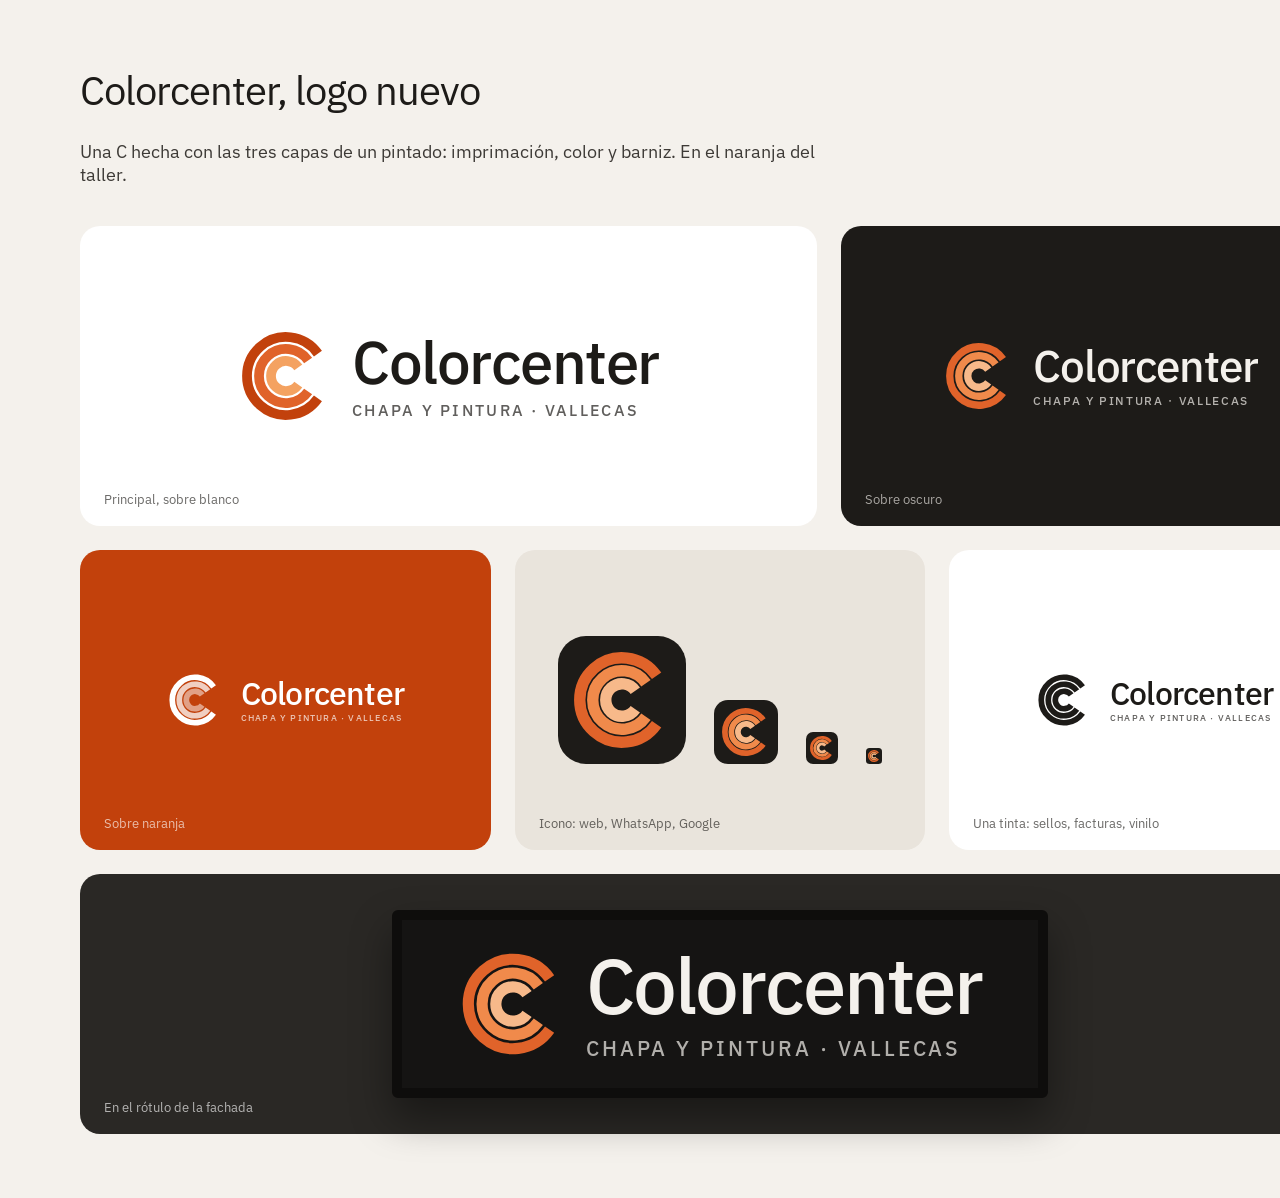
<file: marca/presentacion.html>
<!doctype html>
<html lang="es">
<head>
<meta charset="utf-8">
<meta name="robots" content="noindex, nofollow">
<title>Colorcenter: logo nuevo</title>
<link rel="stylesheet" href="../assets/fonts/fonts.css">
<style>
  * { box-sizing: border-box; }
  body { margin: 0; font-family: "IBM Plex Sans", sans-serif; background: #f4f1ec; color: #1d1b18; }
  .sheet { width: 1440px; padding: 64px 80px; display: grid; gap: 24px; grid-template-columns: repeat(12, 1fr); }
  .card { border-radius: 20px; display: grid; place-items: center; min-height: 300px; position: relative; }
  .card small { position: absolute; left: 24px; bottom: 18px; font-size: 13px; opacity: .65; }
  .light { background: #fff; grid-column: span 7; }
  .dark { background: #1d1b18; color: #f4f1ec; grid-column: span 5; }
  .orange { background: #c2410c; color: #fff; grid-column: span 4; }
  .icons { background: #e9e4dc; grid-column: span 4; }
  .mono { background: #fff; grid-column: span 4; }
  .sign { grid-column: span 12; min-height: 260px; background: #2a2825; }
  .lockup { display: flex; align-items: center; gap: 18px; }
  .lockup svg { width: var(--s, 88px); height: var(--s, 88px); flex: none; }
  .name { font-size: var(--f, 52px); font-weight: 500; letter-spacing: -0.025em; line-height: 1; }
  .tag { font-size: calc(var(--f, 52px) * .27); font-weight: 500; letter-spacing: .14em; text-transform: uppercase; opacity: .7; margin-top: .45em; }
  .row { display: flex; gap: 28px; align-items: end; }
  .row img { display: block; }
  .board { background: #151413; border: 10px solid #0e0d0c; border-radius: 6px; padding: 26px 56px; box-shadow: 0 20px 40px rgb(0 0 0 / .4); }
  h1 { grid-column: span 12; font-weight: 400; font-size: 40px; letter-spacing: -0.025em; margin: 0 0 8px; }
  p.lead { grid-column: span 12; margin: -8px 0 16px; font-size: 18px; max-width: 70ch; color: #3d3a36; }
</style>
</head>
<body>
<div class="sheet">
  <h1>Colorcenter, logo nuevo</h1>
  <p class="lead">Una C hecha con las tres capas de un pintado: imprimación, color y barniz. En el naranja del taller.</p>

  <div class="card light">
    <div class="lockup"><svg viewBox="0 0 64 64"><use href="simbolo.svg#a"/></svg></div>
  </div>
  <div class="card dark"></div>
  <div class="card orange"></div>
  <div class="card icons"></div>
  <div class="card mono"></div>
  <div class="card sign"></div>
</div>
<template id="mark">
  <g fill="none" stroke-width="6.5"><path d="M53.29 17.08 A26 26 0 1 0 53.29 46.92" class="c1"/><path d="M46.74 21.67 A18 18 0 1 0 46.74 42.33" class="c2"/><path d="M40.19 26.26 A10 10 0 1 0 40.19 37.74" class="c3"/></g>
</template>
<script>
  const mark = (c1, c2, c3, size) => `<svg viewBox="0 0 64 64" style="--s:${size}px"><g fill="none" stroke-width="6.5"><path d="M53.29 17.08 A26 26 0 1 0 53.29 46.92" stroke="${c1}"/><path d="M46.74 21.67 A18 18 0 1 0 46.74 42.33" stroke="${c2}"/><path d="M40.19 26.26 A10 10 0 1 0 40.19 37.74" stroke="${c3}"/></g></svg>`;
  const lock = (m, ink, f, s) => `<div class="lockup" style="--f:${f}px;--s:${s}px;color:${ink}">${m}<div><div class="name">Colorcenter</div><div class="tag">Chapa y pintura · Vallecas</div></div></div>`;
  const q = s => document.querySelector(s);
  q('.light').innerHTML = lock(mark('#c2410c','#e0632a','#f4a261',96), '#1d1b18', 60, 96) + '<small>Principal, sobre blanco</small>';
  q('.dark').innerHTML = lock(mark('#e0632a','#f08a4b','#f7b98a',72), '#f4f1ec', 44, 72) + '<small>Sobre oscuro</small>';
  q('.orange').innerHTML = lock(mark('#fff','rgba(255,255,255,.75)','rgba(255,255,255,.5)',56), '#fff', 32, 56) + '<small>Sobre naranja</small>';
  q('.icons').innerHTML = '<div class="row"><img src="favicon.svg" width="128" height="128" alt=""><img src="favicon.svg" width="64" height="64" alt=""><img src="favicon.svg" width="32" height="32" alt=""><img src="favicon.svg" width="16" height="16" alt=""></div><small>Icono: web, WhatsApp, Google</small>';
  q('.mono').innerHTML = lock(mark('#1d1b18','#1d1b18','#1d1b18',56), '#1d1b18', 32, 56) + '<small>Una tinta: sellos, facturas, vinilo</small>';
  q('.sign').innerHTML = '<div class="board">' + lock(mark('#e0632a','#f08a4b','#f7b98a',110), '#f4f1ec', 78, 110) + '</div><small style="color:#fff">En el rótulo de la fachada</small>';
</script>
</body>
</html>
</file>
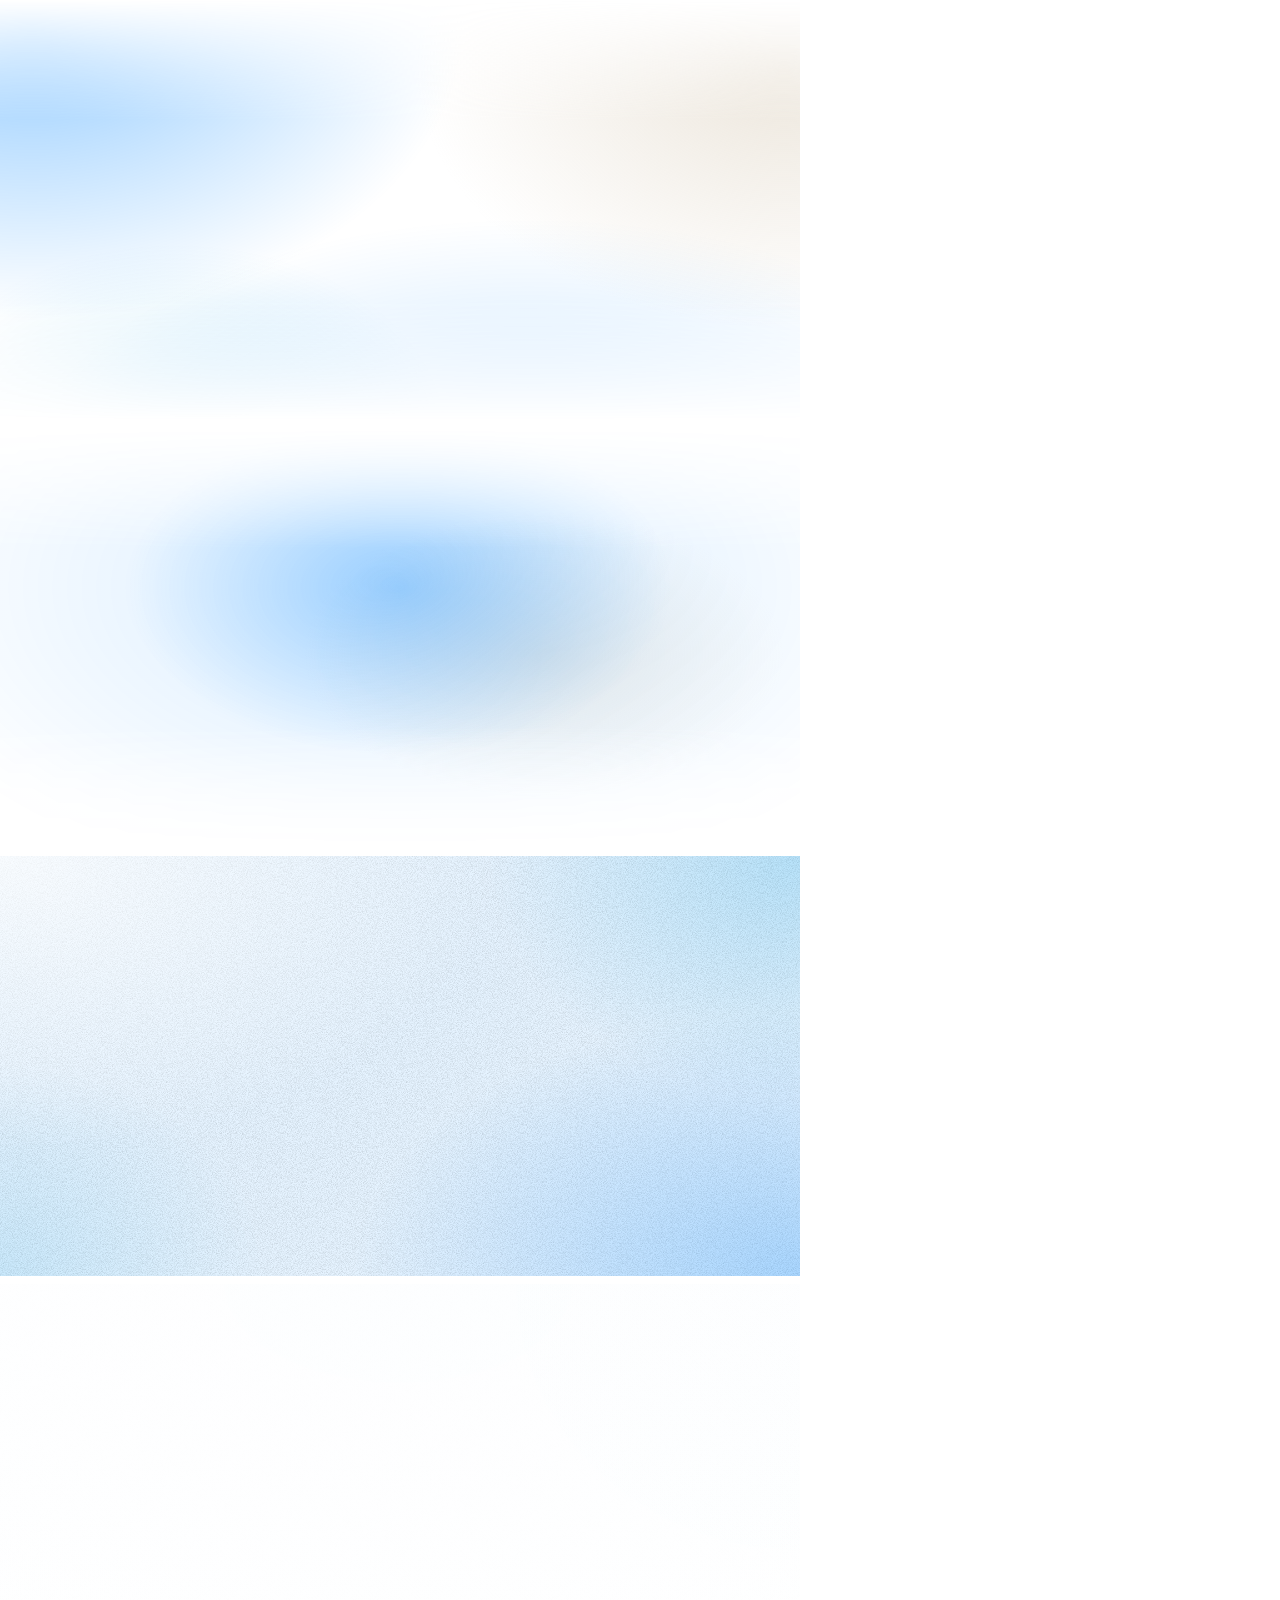
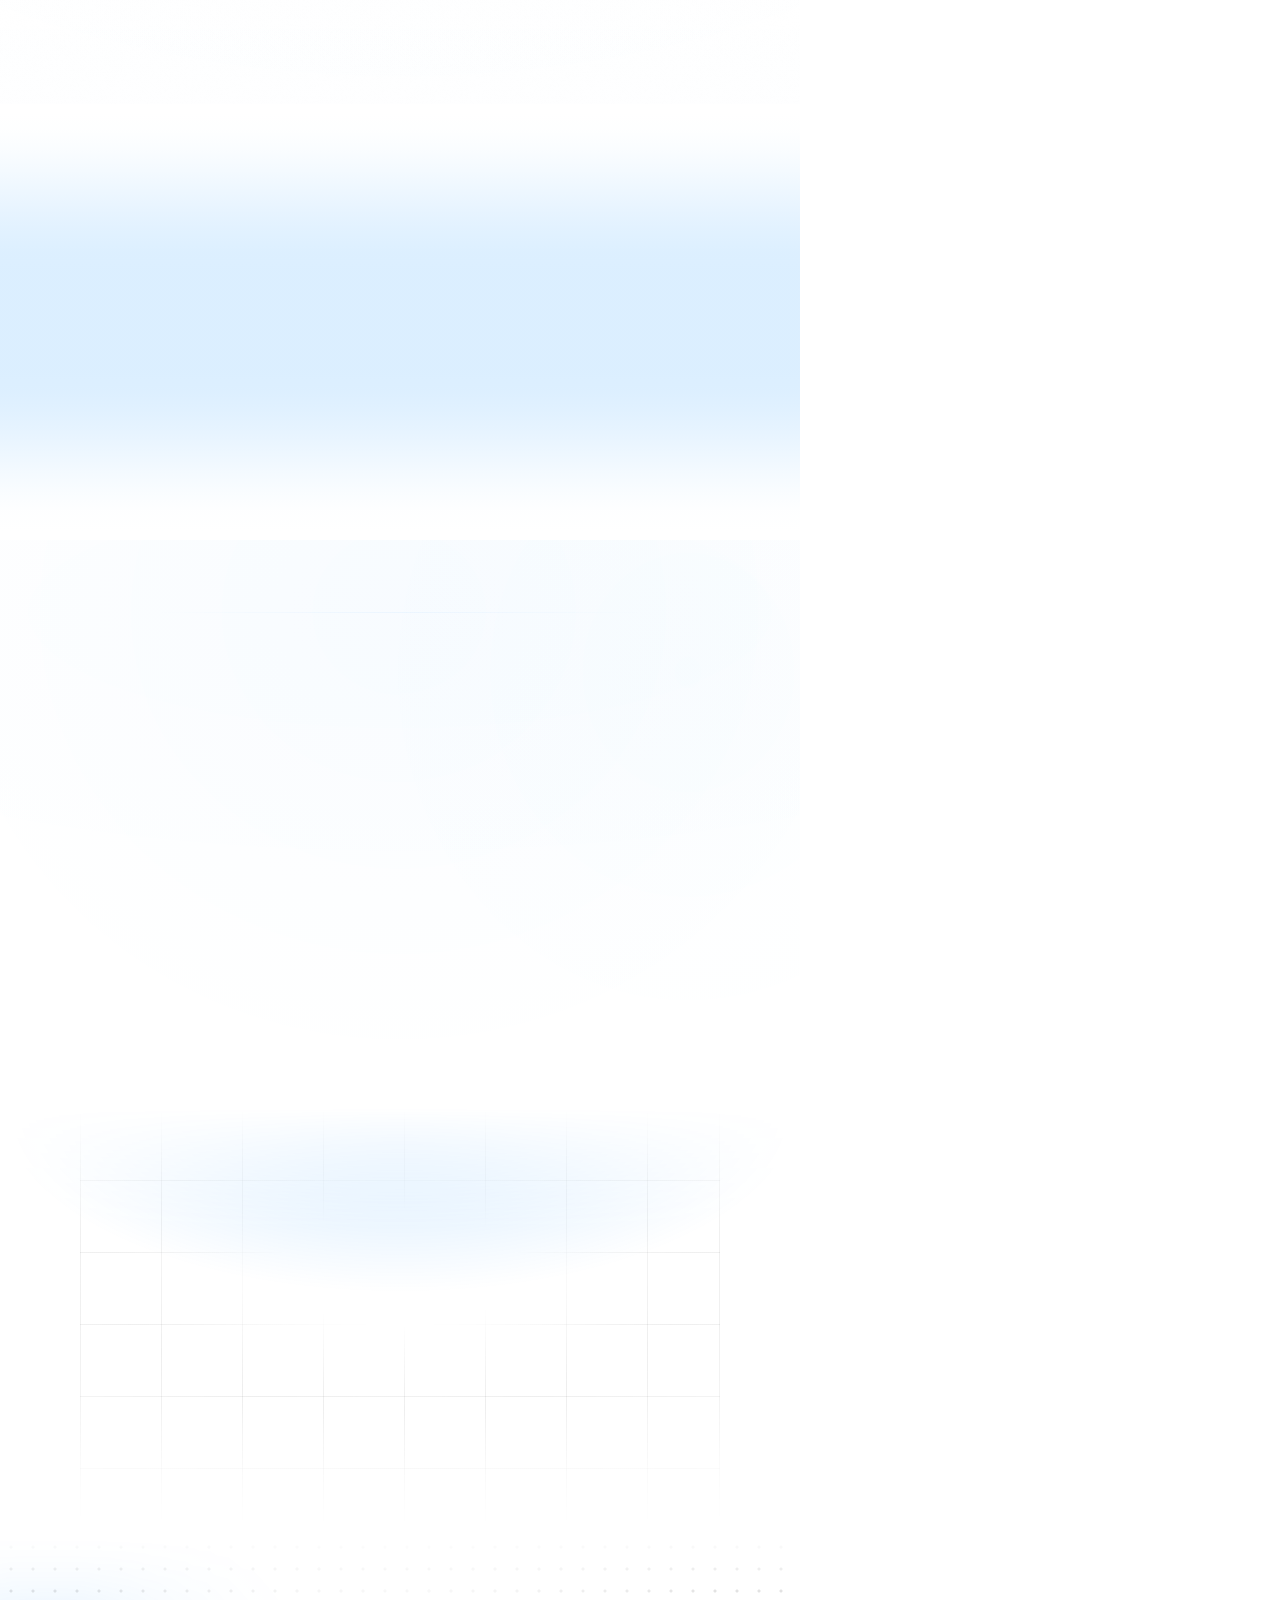
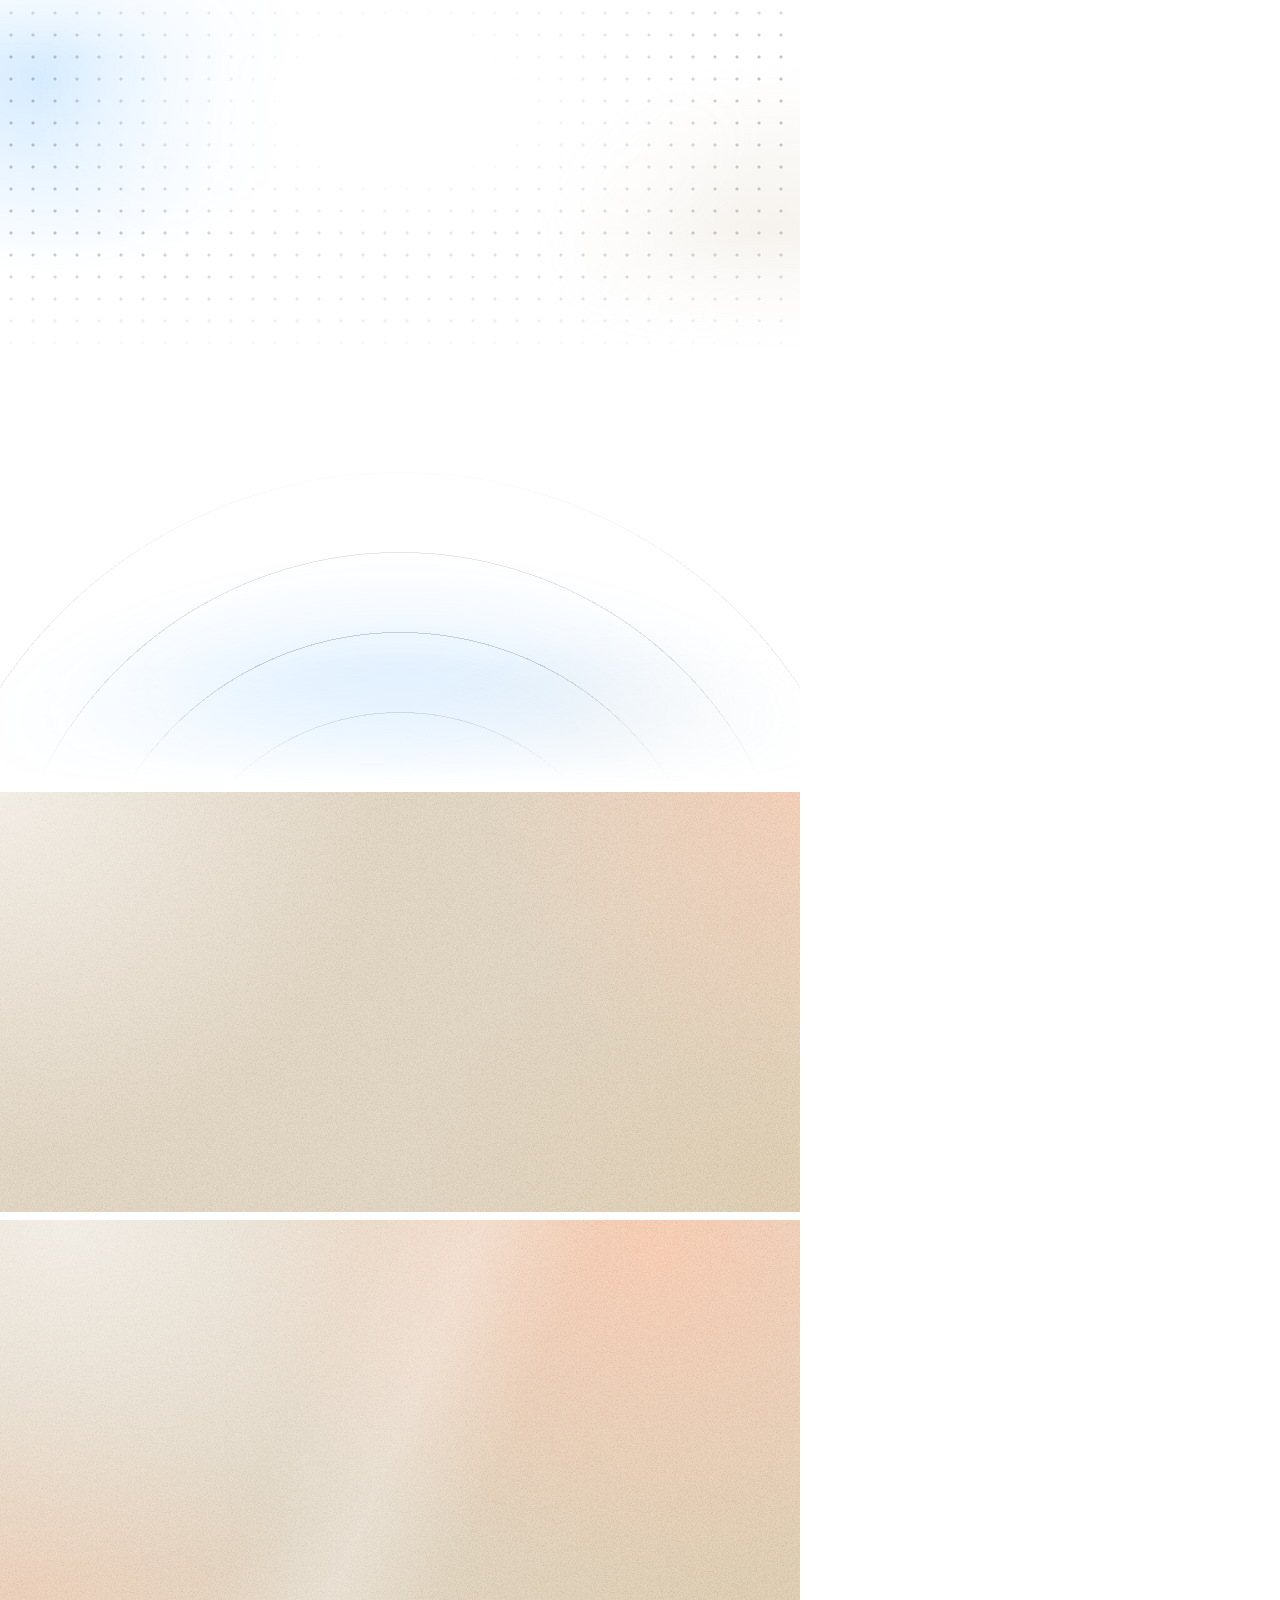
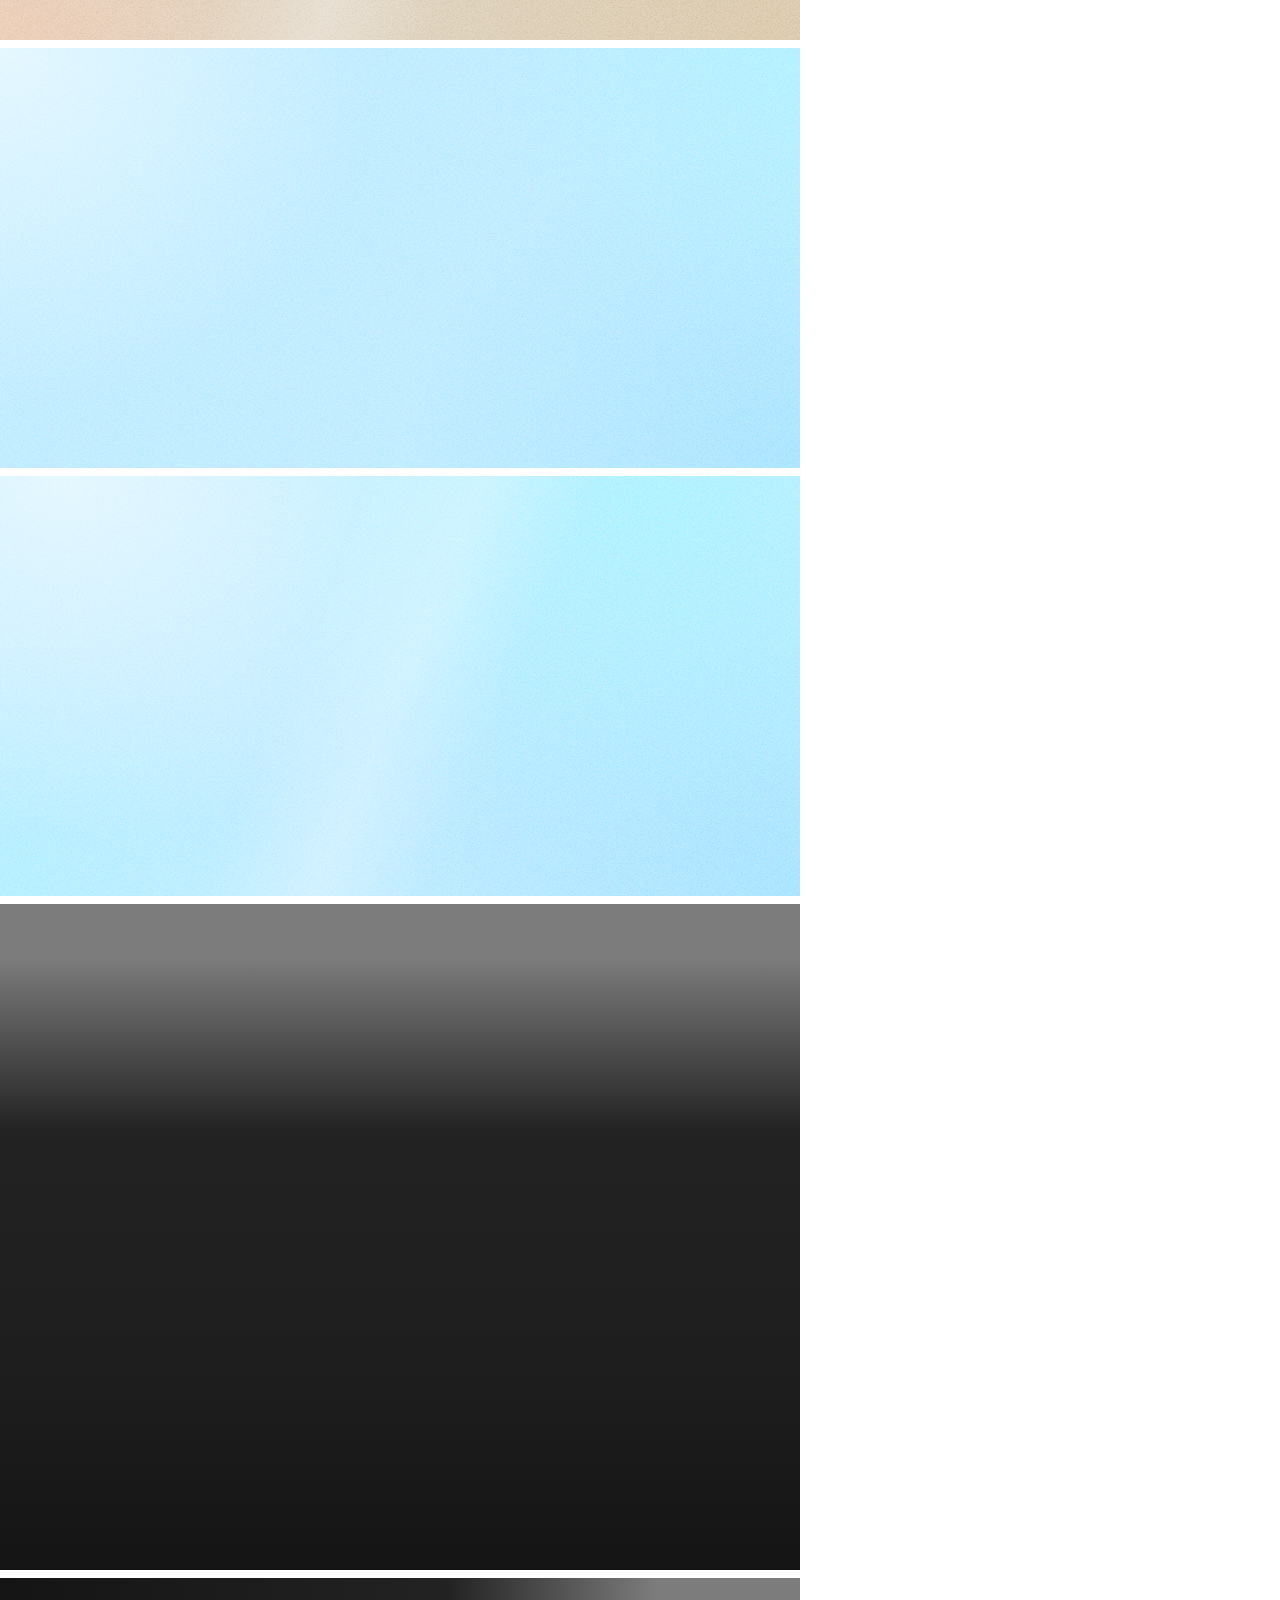
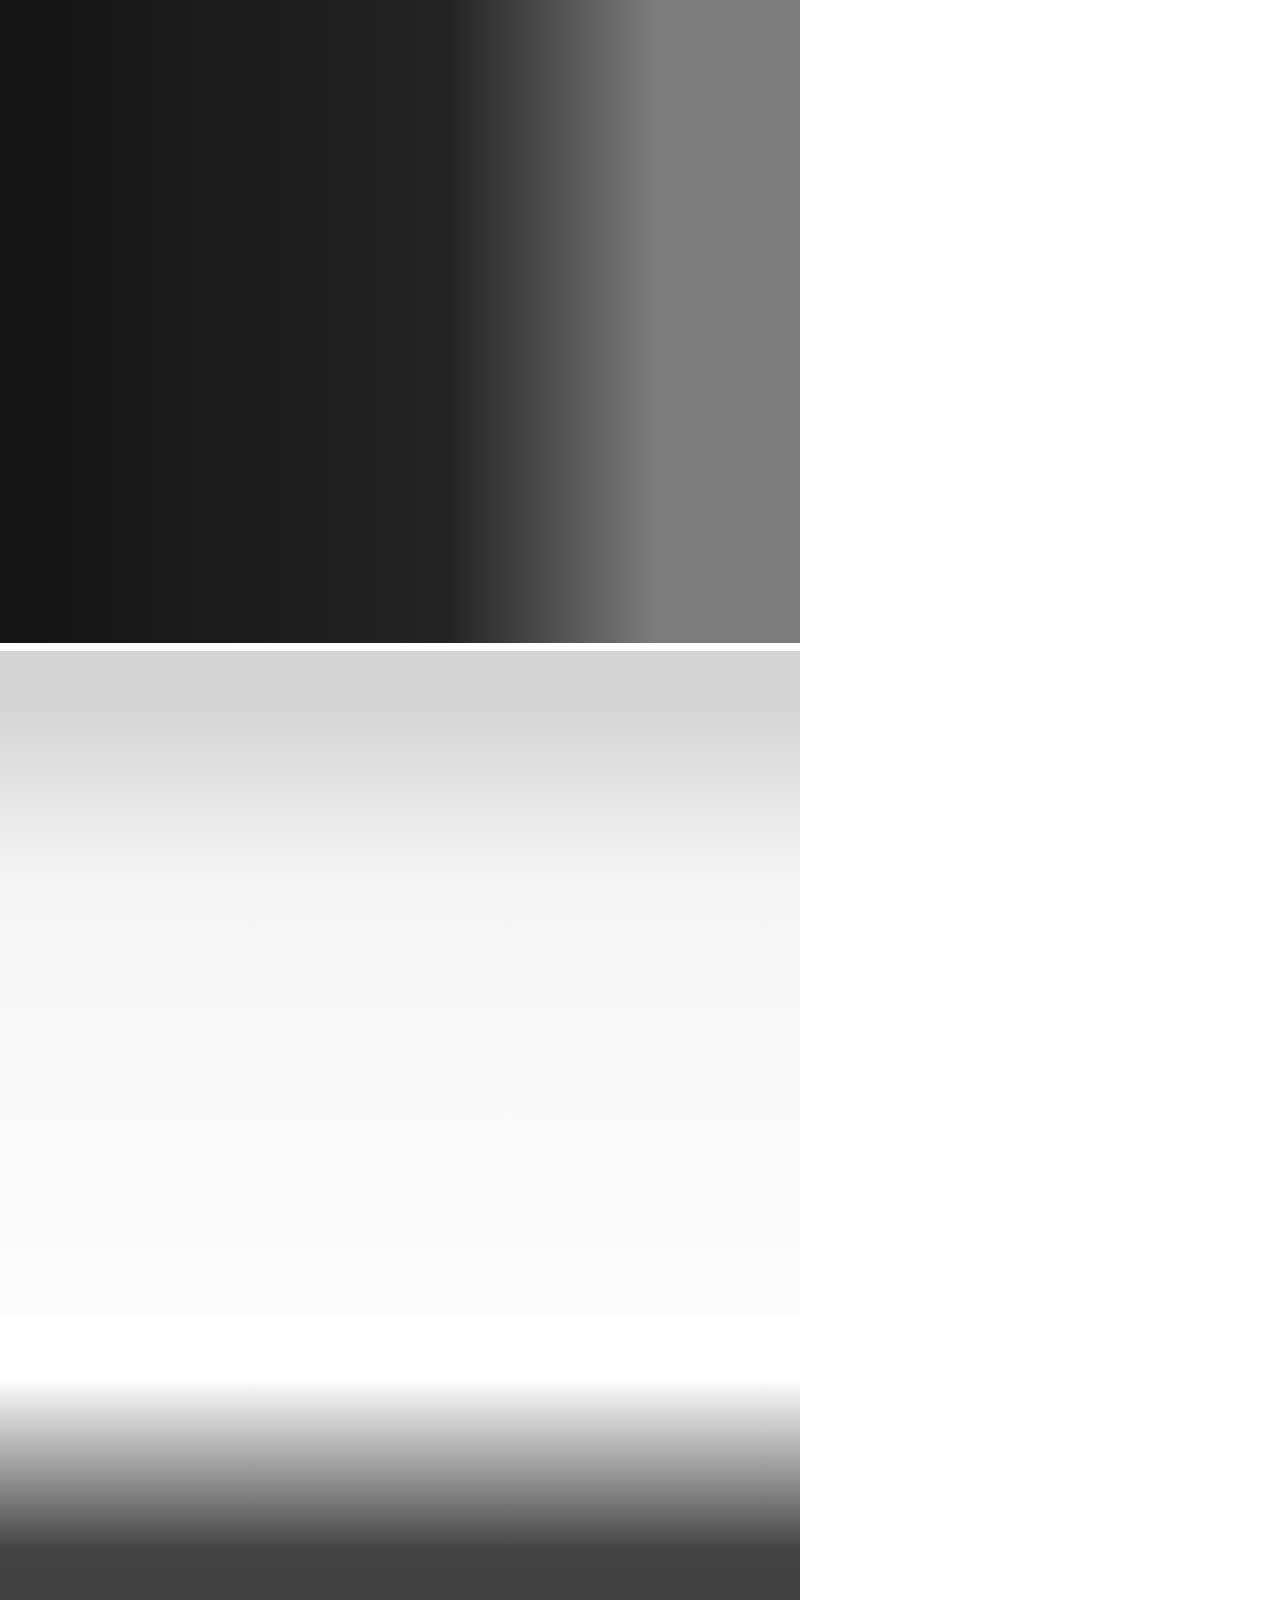
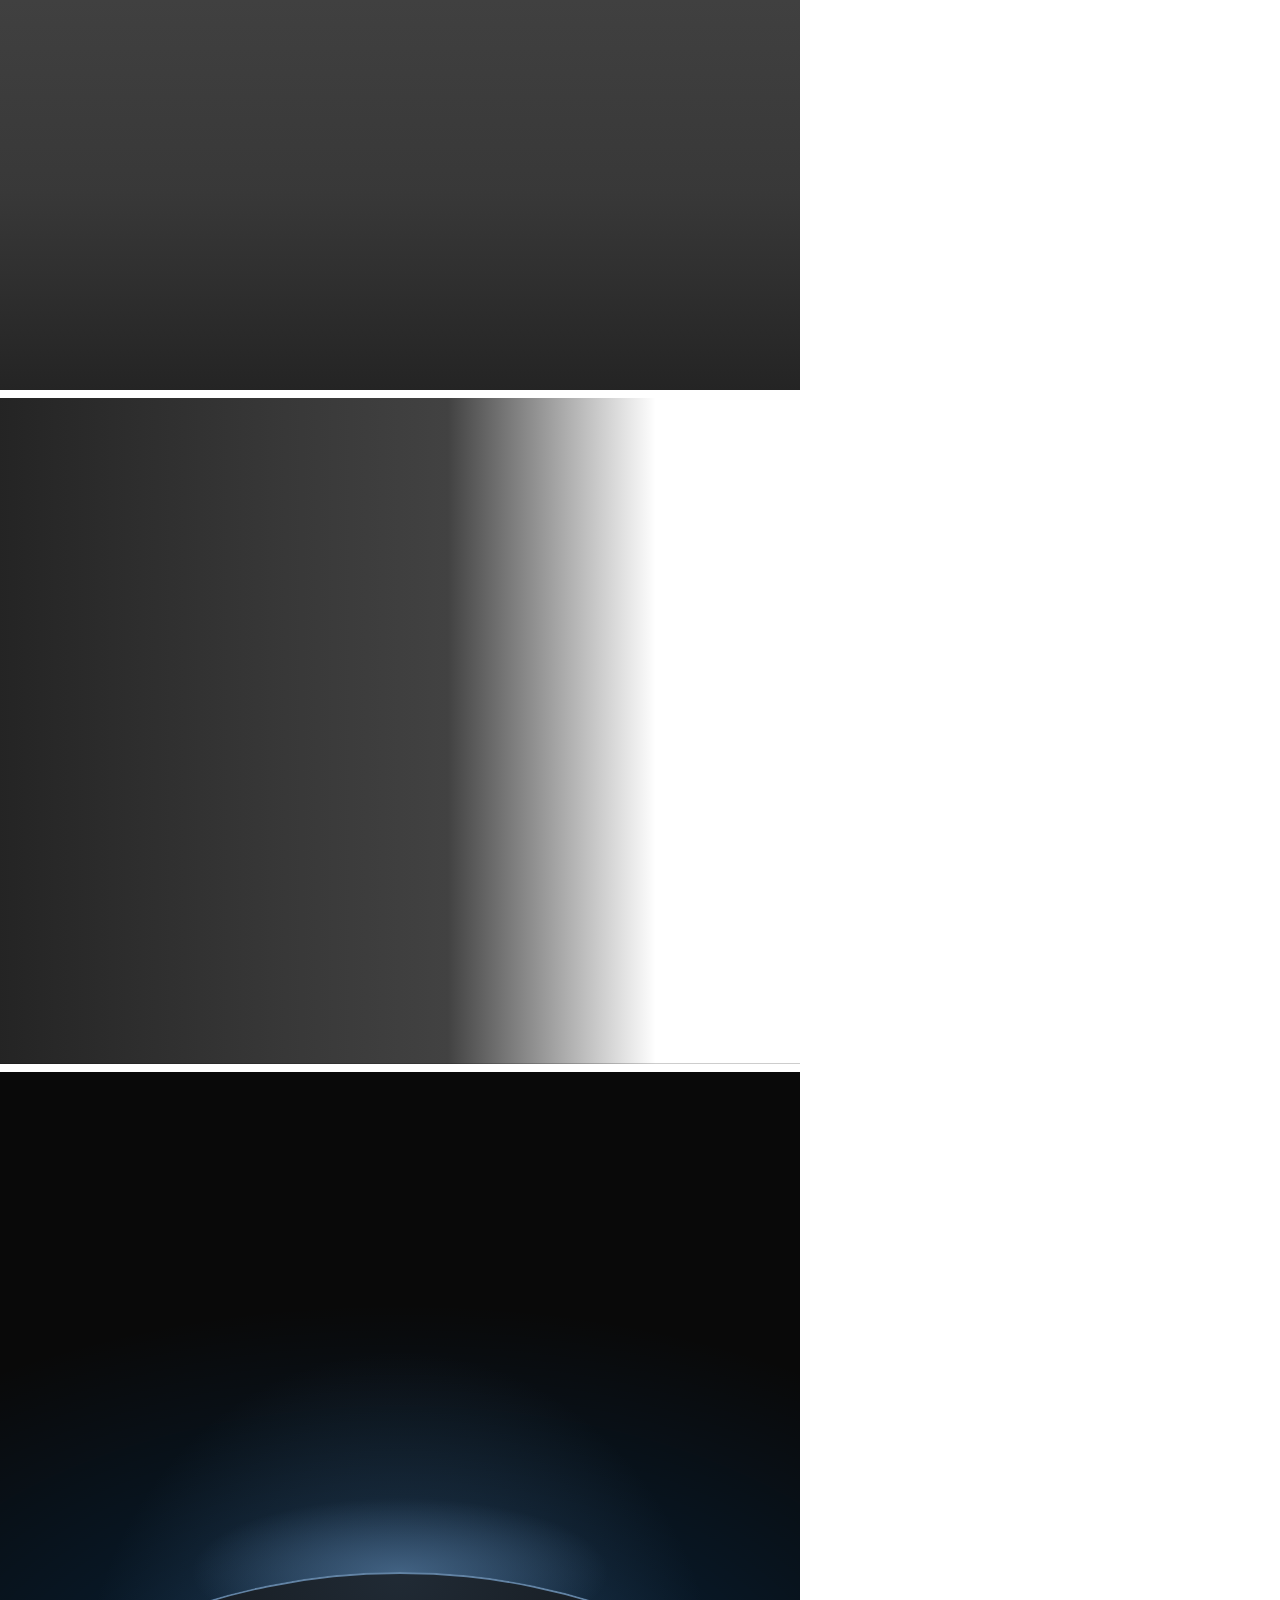
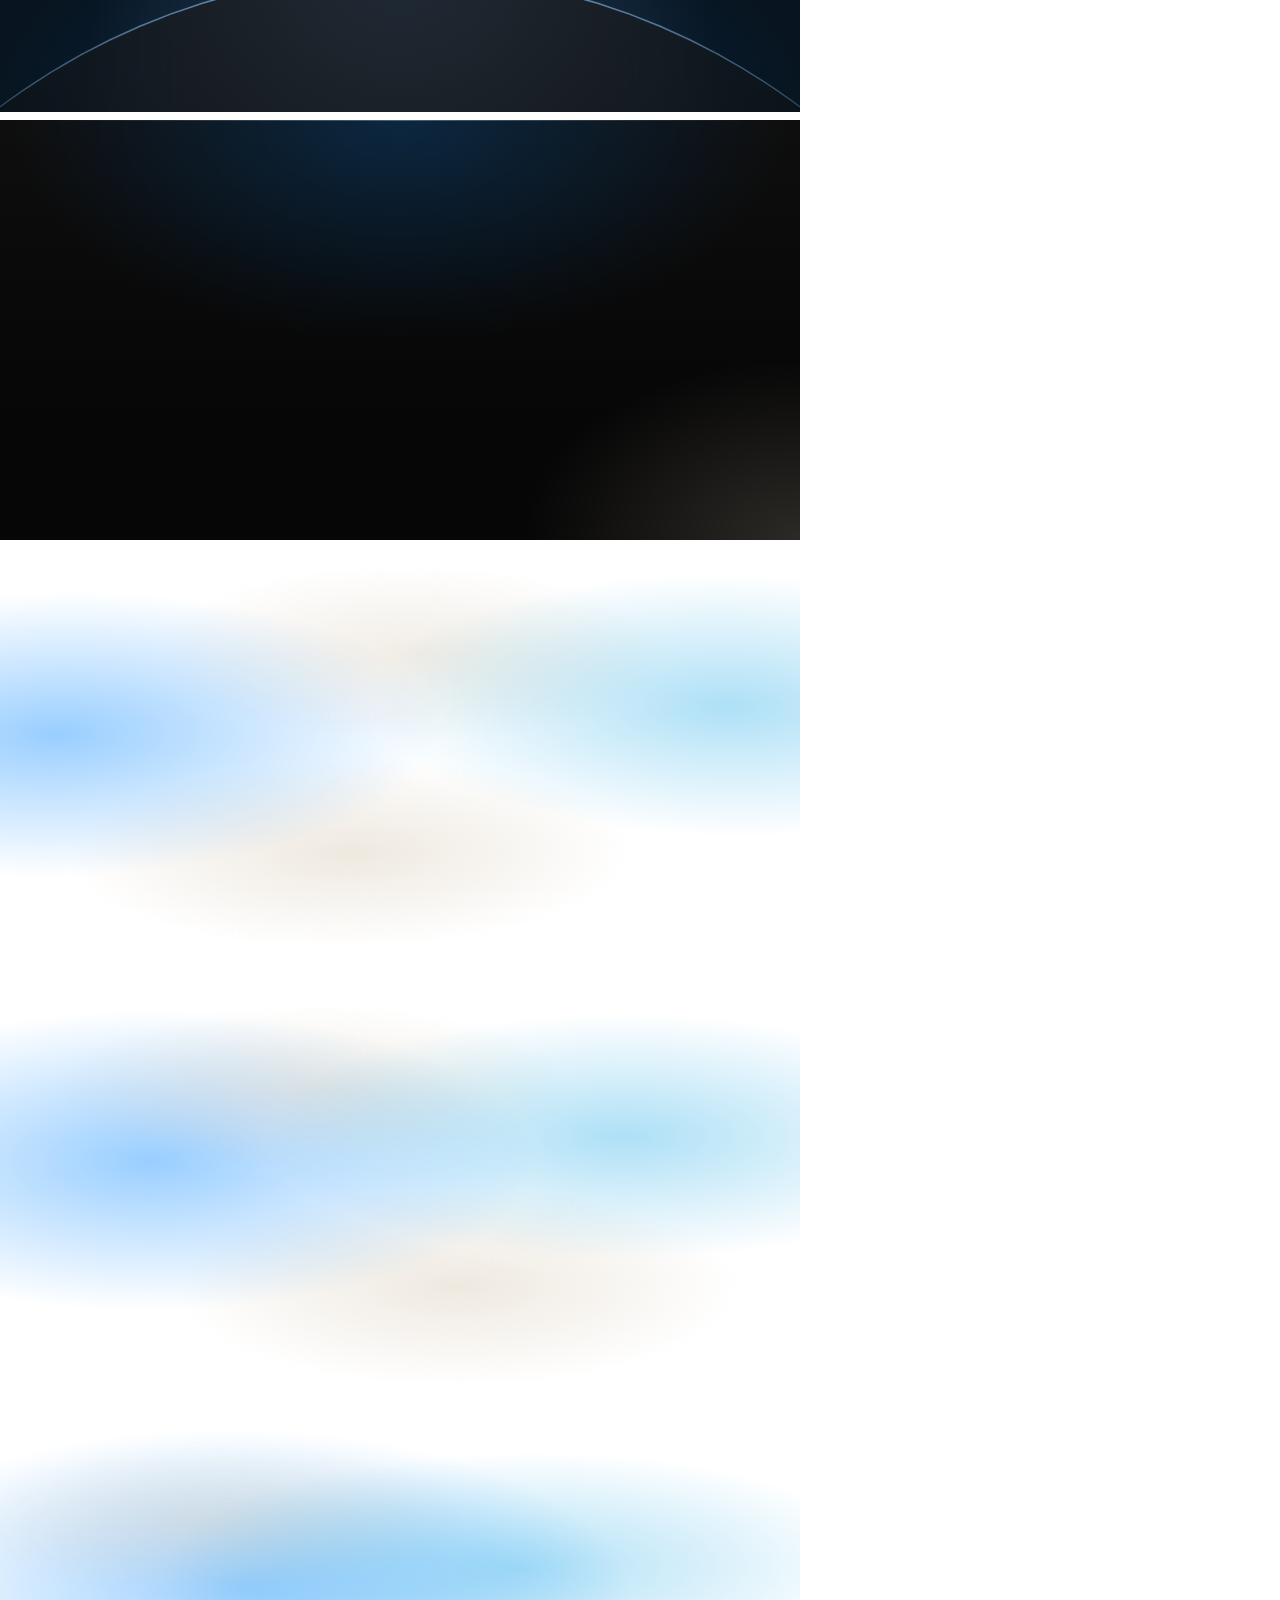
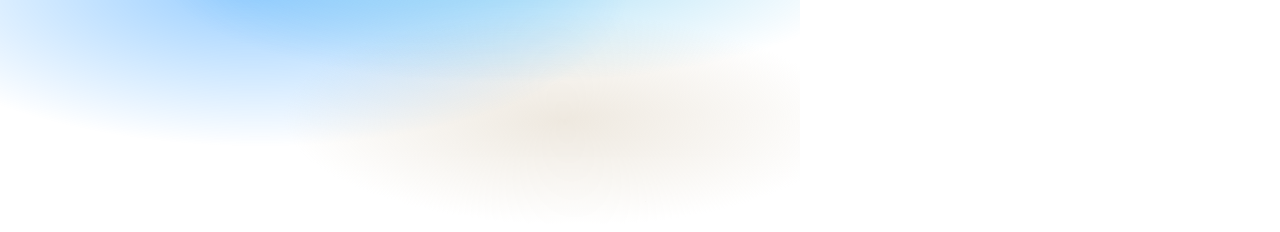
<file: assets/backgrounds/check.html>
<!doctype html>
<html lang="en" data-ground="sand">
<head>
<meta charset="utf-8">
<title>Backgrounds contrast check</title>
<!-- Every ground in a 800px box, for check.mjs: it sets a palette, screenshots the boxes and measures
     the ink and muted contrast on every pixel of each ground's text zone (index.json). The photograph
     grounds sit on a flat grey picture: #7c7c7c for the dark scrim, #d4d4d4 for the light one; and the worst case of the dark scrim: a white
     picture (white words on it). The light scrim is for pale photographs only. -->
<link rel="stylesheet" href="../system.css">
<link rel="stylesheet" href="backgrounds.css">
<style>body { margin: 0; width: 800px; } .box { width: 800px; margin: 0 0 8px; padding: 24px; font-size: 20px; } .pi, .pm { visibility: hidden; } .pi { color: var(--ink); } .pm { color: var(--muted); }  /* the liquid blobs held at the start, the middle and the end of their drift (the keyframes in backgrounds.css), so the text zone is measured where they stand under it */
  .at-start::before { animation: none; transform: translate3d(-7%, 0, 0) skewX(-7deg) scaleY(.94); } .at-start::after { animation: none; transform: translate3d(8%, 0, 0) skewX(6deg) scaleY(1.04); }
  .at-mid::before { animation: none; transform: translate3d(.5%, 0, 0) skewX(-.5deg) scaleY(.995); } .at-mid::after { animation: none; transform: translate3d(-.5%, 0, 0) scaleY(.98); }
  .at-end::before { animation: none; transform: translate3d(8%, 0, 0) skewX(6deg) scaleY(1.05); } .at-end::after { animation: none; transform: translate3d(-9%, 0, 0) skewX(-6deg) scaleY(.92); }
</style>
<script src="backgrounds.js" defer></script>
</head>
<body>
<div class="bg-mist box" data-g="mist" style="height:420px"><span class="pi">Ink</span> <span class="pm">Muted</span></div>
<div class="bg-halo box" data-g="halo" style="height:420px"><span class="pi">Ink</span> <span class="pm">Muted</span></div>
<div class="bg-grain box" data-g="grain" style="height:420px"><span class="pi">Ink</span> <span class="pm">Muted</span></div>
<div class="bg-paper box" data-g="paper" style="height:420px"><span class="pi">Ink</span> <span class="pm">Muted</span></div>
<div class="bg-dusk box" data-g="dusk" style="height:420px"><span class="pi">Ink</span> <span class="pm">Muted</span></div>
<div class="bg-topglow box" data-g="topglow" style="height:560px"><span class="pi">Ink</span> <span class="pm">Muted</span></div>
<div class="bg-ruled box" data-g="ruled" style="height:420px"><span class="pi">Ink</span> <span class="pm">Muted</span></div>
<div class="bg-dots box" data-g="dots" style="height:420px"><span class="pi">Ink</span> <span class="pm">Muted</span></div>
<div class="bg-arcs box" data-g="arcs" style="height:420px"><span class="pi">Ink</span> <span class="pm">Muted</span></div>
<div class="bg-band box" data-g="band" style="height:420px"><span class="pi">Ink</span> <span class="pm">Muted</span></div>
<div class="bg-field box" data-g="field" style="height:420px"><span class="pi">Ink</span> <span class="pm">Muted</span></div>
<div class="bg-band bg-tint box" data-g="band-tint" style="height:420px"><span class="pi">Ink</span> <span class="pm">Muted</span></div>
<div class="bg-field bg-tint box" data-g="field-tint" style="height:420px"><span class="pi">Ink</span> <span class="pm">Muted</span></div>
<div class="bg-photo box" data-g="photo" style="height:520px;--g-photo:linear-gradient(#7c7c7c,#7c7c7c)"><span class="pi">Ink</span> <span class="pm">Muted</span></div>
<div class="bg-photo bg-photo--left box" data-g="photo-left" style="height:520px;--g-photo:linear-gradient(#7c7c7c,#7c7c7c)"><span class="pi">Ink</span> <span class="pm">Muted</span></div>
<div class="bg-photo bg-photo--light box" data-g="photo-light" style="height:520px;--g-photo:linear-gradient(#d4d4d4,#d4d4d4)"><span class="pi">Ink</span> <span class="pm">Muted</span></div>
<div class="bg-photo box" data-g="photo-white" style="height:520px;--g-photo:linear-gradient(#fff,#fff)"><span class="pi">Ink</span> <span class="pm">Muted</span></div>
<div class="bg-photo bg-photo--left box" data-g="photo-left-white" style="height:520px;--g-photo:linear-gradient(#fff,#fff)"><span class="pi">Ink</span> <span class="pm">Muted</span></div>
<div class="bg-horizon box" data-g="horizon" style="height:640px"><span class="pi">Ink</span> <span class="pm">Muted</span></div>
<div class="bg-deep box" data-g="deep" style="height:420px"><span class="pi">Ink</span> <span class="pm">Muted</span></div>
<div class="bg-liquid box at-start" data-g="liquid" data-no-pause style="height:420px"><span class="pi">Ink</span> <span class="pm">Muted</span></div>
<div class="bg-liquid box at-mid" data-g="liquid-mid" data-no-pause style="height:420px"><span class="pi">Ink</span> <span class="pm">Muted</span></div>
<div class="bg-liquid box at-end" data-g="liquid-end" data-no-pause style="height:420px"><span class="pi">Ink</span> <span class="pm">Muted</span></div>

</body>
</html>
</file>
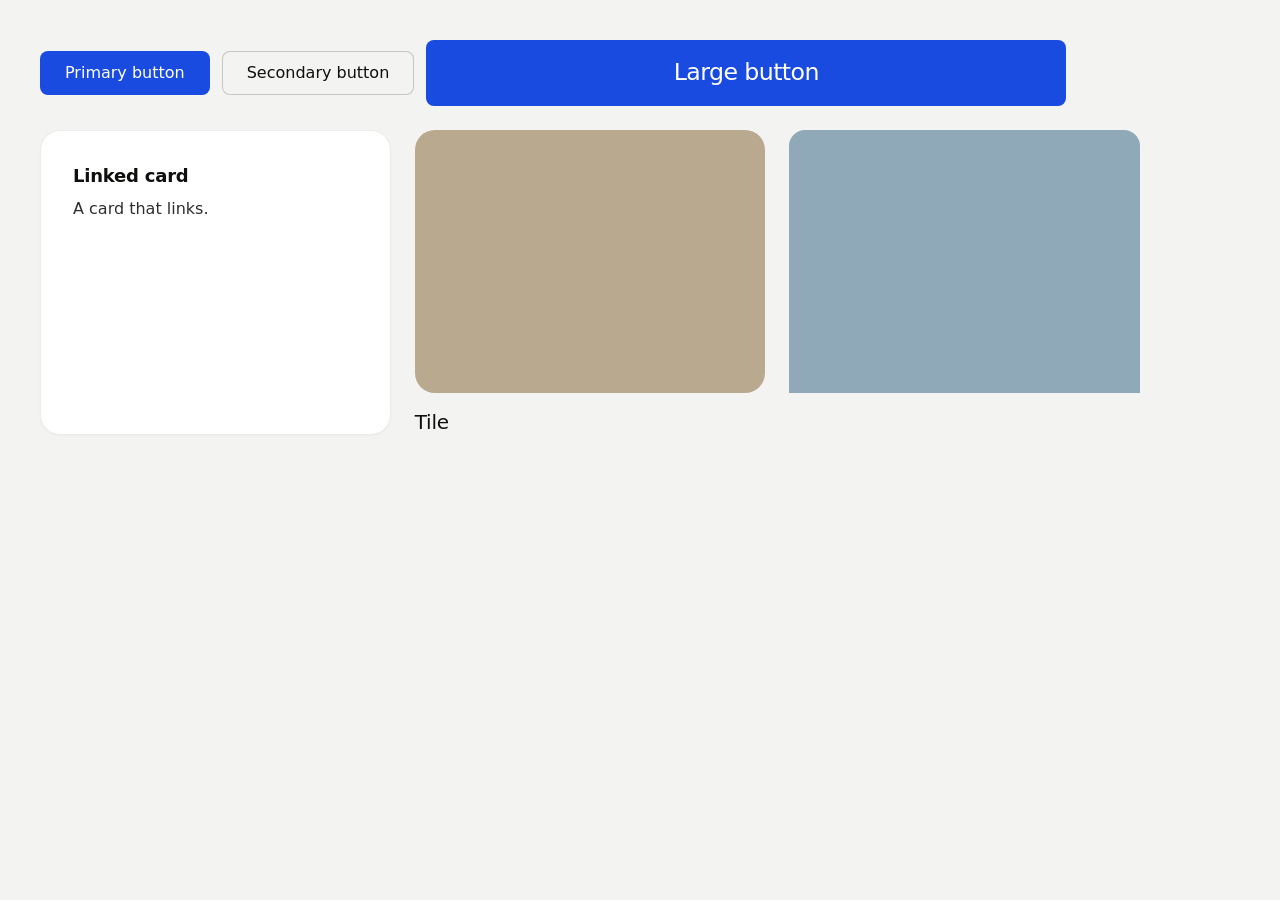
<file: assets/motion/_hover-test.html>
<!doctype html>
<html lang="en">
<head>
<meta charset="utf-8"><meta name="viewport" content="width=device-width, initial-scale=1">
<title>Hover test</title>
<link rel="stylesheet" href="../system.css">
<link rel="stylesheet" href="../ui/cards.css">
<link rel="stylesheet" href="motion.css">
<style>:root{--bg:#f3f3f1;--card:#fff;--ink:#0f0f0e;--muted:#686863;--accent:#e5531c}body{background:var(--bg);color:var(--ink);padding:40px}.row{display:grid;grid-template-columns:repeat(3,1fr);gap:24px;max-width:1100px}</style>
</head>
<body>
<main>
<div class="btn-row" style="margin-bottom:24px"><a class="btn btn--primary" href="#p">Primary button</a><a class="btn btn--secondary" href="#s">Secondary button</a><a class="btn btn--primary btn--xl" href="#x">Large button</a></div>
<div class="row">
  <a class="card" id="c1" href="#a"><h3>Linked card</h3><p>A card that links.</p></a>
  <a class="tile" id="t1" href="#b"><div class="tile__media"><img id="i1" alt="" src="data:image/svg+xml,%3Csvg xmlns='http://www.w3.org/2000/svg' width='400' height='300'%3E%3Crect width='400' height='300' fill='%23b9a98f'/%3E%3C/svg%3E"></div><div class="tile__head"><h3>Tile</h3></div></a>
  <div class="m-zoom" id="z1" style="border-radius:16px"><img id="i2" alt="" style="display:block;width:100%" src="data:image/svg+xml,%3Csvg xmlns='http://www.w3.org/2000/svg' width='400' height='300'%3E%3Crect width='400' height='300' fill='%238fa9b9'/%3E%3C/svg%3E"></div>
</div>
</main>
</body>
</html>
</file>
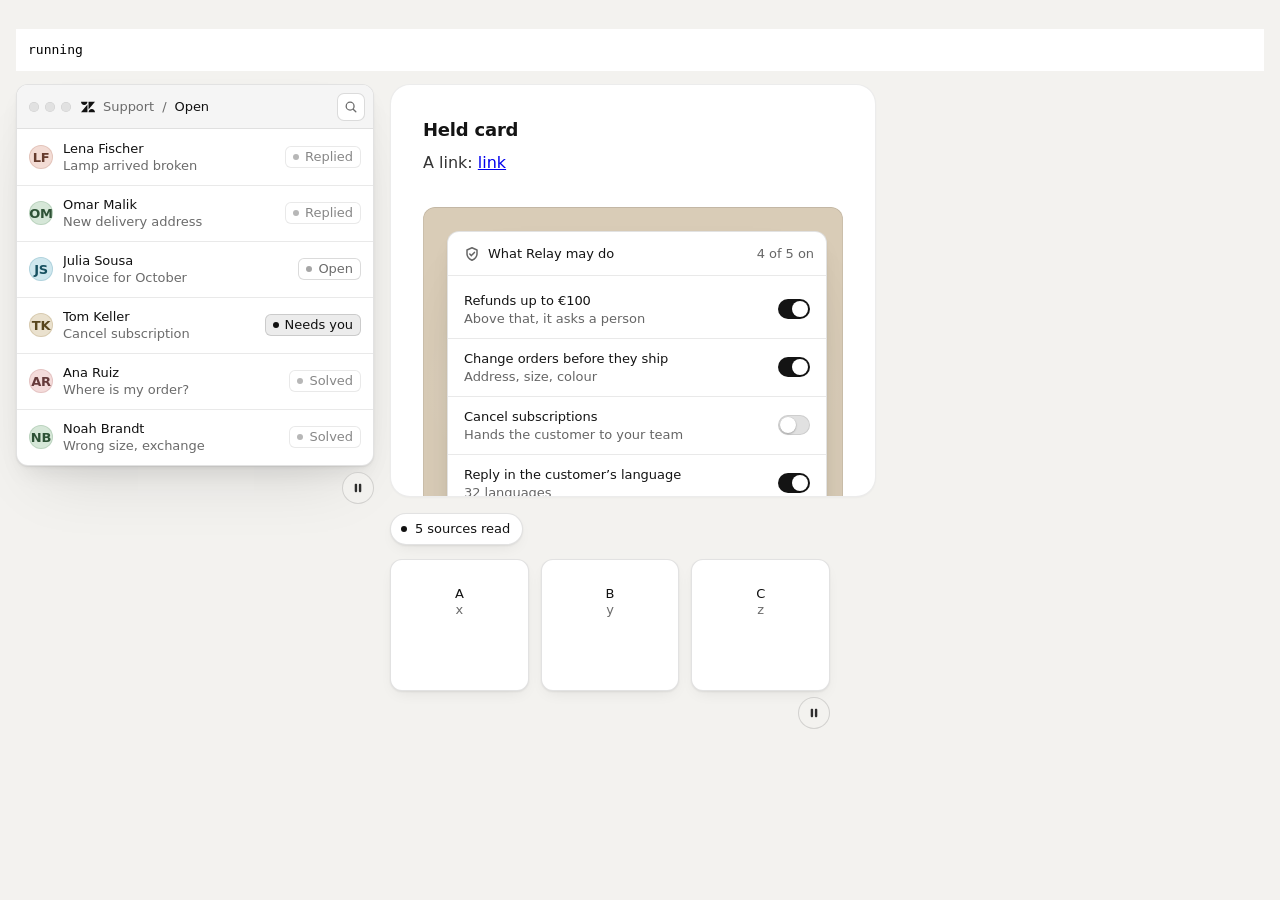
<file: assets/ui/_lab/selftest.html>
<!doctype html><html><head><script>window.__tpGlMax = 16;   /* a gallery shows many live effects at once; a page of a site keeps the default 4 (fx.js) */</script>
<meta charset="utf-8"><title>Card kit self-test</title>
<link rel="stylesheet" href="../base.css"><link rel="stylesheet" href="../cards.css">
<style>body{margin:0;padding:16px;background:#f3f2ef;--bg:#f3f2ef;--card:#fff;--ink:#141414;--muted:#666;--accent:#d2552d;font:14px/20px system-ui}#out{white-space:pre-wrap;font:13px/18px monospace;background:#fff;padding:12px}.bare{width:358px}.g{display:grid;grid-template-columns:358px 1fr;gap:16px}</style></head><body>
<pre id="out">running</pre>
<div class="g">
  <div class="bare" id="bare"><div data-ui-load="window"></div></div>
  <div>
    <article class="card" id="held" style="width:420px"><h3>Held card</h3><p>A link: <a href="#x" id="lnk">link</a></p>
      <div class="panel"><div class="stage"><div class="at-corner" style="--ax:24px;--ay:24px" data-ui-load="toggles" data-ui-still></div></div></div></article>
    <div id="files" style="width:440px;margin-top:16px"><div class="ui ui-files" data-ui="files">
      <div class="ui-files__status"><span class="ui-dot"></span><span data-files-status>16 sources read</span></div>
      <ul class="ui-files__grid"><li class="ui-file is-done"><span class="ui-file__name">A</span><span class="ui-file__kind">x</span><span class="ui-file__bar"><i></i></span></li><li class="ui-file is-done"><span class="ui-file__name">B</span><span class="ui-file__kind">y</span><span class="ui-file__bar"><i></i></span></li><li class="ui-file is-done"><span class="ui-file__name">C</span><span class="ui-file__kind">z</span><span class="ui-file__bar"><i></i></span></li></ul></div></div>
  </div>
</div>
<script type="module">
import ui from '../ui.js';
const out = document.getElementById('out'), log = [];
const say = s => { log.push(s); out.textContent = log.join('\n'); };
await ui.loadAll(document); await ui.startAll(document);
const wait = ms => new Promise(r => setTimeout(r, ms));
// files status words
const st = document.querySelector('#files [data-files-status]'); const seen = new Set();
const mo = new MutationObserver(() => seen.add(st.textContent)); mo.observe(st, { childList: true, characterData: true, subtree: true });
// focus once on a held card
let cycles = 0; document.getElementById('held').addEventListener('ui-cycle', () => cycles++);
await wait(1500);
const bare = document.getElementById('bare'), btn = bare.querySelector('.loop-pause'), win = bare.querySelector('.ui');
if (btn && win) { const b = btn.getBoundingClientRect(), w = win.getBoundingClientRect(); say(`bare pause: btn top ${Math.round(b.top)} win bottom ${Math.round(w.bottom)} -> ${b.top >= w.bottom - 1 ? 'clear of window' : 'OVERLAPS'}`); } else say('bare pause: ' + (btn ? 'no window' : 'no button'));
document.getElementById('lnk').focus();
await wait(9000);
say(`held card, focus kept 9 s: ${cycles} cycle(s) ${cycles <= 1 ? 'ok' : 'LOOPS'}; held button: ${document.querySelector('#held .loop-pause') ? 'yes' : 'none'}`);
say('files status texts seen: ' + [...seen].join(' | '));
document.body.dataset.ready = '1';
</script></body></html>
</file>
<file: assets/fonts/fonts.css>
/* IBM Plex Sans (SIL Open Font License 1.1), servida desde la propia web: sin peticiones a Google */
@font-face {
  font-family: "IBM Plex Sans"; font-style: normal; font-weight: 400 700; font-stretch: 85% 100%; font-display: swap;
  src: url(plex-sans-latin-ext.woff2) format("woff2");
  unicode-range: U+0100-02BA, U+02BD-02C5, U+02C7-02CC, U+02CE-02D7, U+02DD-02FF, U+0304, U+0308, U+0329, U+1D00-1DBF, U+1E00-1E9F, U+1EF2-1EFF, U+2020, U+20A0-20AB, U+20AD-20C4, U+2113, U+2C60-2C7F, U+A720-A7FF;
}
@font-face {
  font-family: "IBM Plex Sans"; font-style: normal; font-weight: 400 700; font-stretch: 85% 100%; font-display: swap;
  src: url(plex-sans-latin.woff2) format("woff2");
  unicode-range: U+0000-00FF, U+0131, U+0152-0153, U+02BB-02BC, U+02C6, U+02DA, U+02DC, U+0304, U+0308, U+0329, U+2000-206F, U+20AC, U+2122, U+2191, U+2193, U+2212, U+2215, U+FEFF, U+FFFD;
}
</file>
<file: assets/system.css>
/*
  taste-skill system.css - the one system for the page. Link it first, then assets/ui/cards.css (the
  feature card, its panel and the fragment placements), then set the palette (--p-*), the fonts and
  the radius set on :root in the page (node scripts/start.mjs prints that block).
  Do not add a second grid, spacing scale, type scale, radius scale, button or card style.
*/

/* ---------------------------------------------------------------- tokens */
:root {
  /* palette (hex only; fx.js reads --bg --surface --ink --muted --accent --accent-ink) */
  --p-bg: #ffffff;
  --p-surface: #f4f4f4;
  --p-ink: #111111;
  --p-muted: #6b6b6b;
  --p-accent: #1a4be0;
  --p-accent-ink: #ffffff;
  --p-action: #1a4be0;      /* buttons, links, focus: the accent, or the ink when the accent is too pale */
  --p-action-ink: #ffffff;
  --p-inv-bg: #111111;
  --p-inv-surface: #1c1c1c;
  --p-inv-ink: #f4f4f4;
  --p-inv-muted: #a3a3a3;
  --p-inv-accent: #ffffff;
  --p-inv-accent-ink: #111111;
  --p-inv-action: #ffffff;
  --p-inv-action-ink: #111111;
  /* the lit ground behind UI and in the closing band (references/cards.md), one per page, tech pages only
     (none on kind other, which is flat): <html data-ground="sand|sky|sage|painting">. system.js gives it to every ground
     that holds UI, on light and dark pages alike; --hue on one panel changes only its accent */
  --ground-bg: #d9ccb7; --ground-surface: #e9e0d2; --ground-ink: #2a2622; --ground-muted: #5a534a; --ground-accent: #a8794a;

  /* fonts */
  --font-display: system-ui, -apple-system, "Segoe UI", sans-serif;
  --font-text: system-ui, -apple-system, "Segoe UI", sans-serif;
  --font-mono: ui-monospace, "SFMono-Regular", Menlo, Consolas, monospace;
  --display-weight: 400;    /* headlines 400; 500 on a tech page (software, gaming, hardware) */
  --display-tracking: -0.025em;

  /* the page rhythm (references/layout-v4.md): one section per screen. The header is fixed and
     --nav tall; every section is padded --padt above and --padb (plus the phone action bar, --bar)
     below, and is exactly one or two screens tall (--h: 1 or 2; --hm on a phone). The hero's words
     start --hgap under the header and its content ends --hpadb above the fold. */
  --nav: 72px;
  --padt: 120px;
  --padb: 72px;
  --hgap: 48px;
  --hpadb: 64px;
  --bar: 0px;
  /* grid: one .wrap (alias .container) for the header, every section and the footer, the same
     --gut on both sides: 1280 wide at x 80-1360 at 1440, 342 at x 24-366 at 390 */
  --container: 1280px;
  --gut: 80px;
  --pad: var(--gut);
  --gutter: 24px;

  /* spacing: 4/8 scale */
  --s-1: 4px;  --s-2: 8px;  --s-3: 12px; --s-4: 16px; --s-5: 24px;
  --s-6: 32px; --s-7: 48px; --s-8: 64px; --s-9: 96px; --s-10: 128px;
  --section: 40px;      /* only a .section outside main (the kit's demo pages); every main > section and
                           footer.closing take --padt and --padb */
  --section-band: 56px; /* the same for an older footer outside footer.closing */
  --head-gap: 48px;     /* the one heading-to-content gap, 32 on a phone (layout.css reads it as --ly-head-gap) */
  --card-pad: 16px;     /* card padding (cards.css sets its own for cards with a panel) */
  --card-gap: 16px;     /* gap between cards */

  /* type scale (the only sizes on the page) */
  --t-label: 13px;
  --t-small: 14px;
  --t-body: 16px;
  --t-lead: 18px;
  --t-card: 18px;
  --t-h3: 24px;
  /* straight lines from the phone size at 390 to the desktop size at 1440 (system.md's table) */
  --t-h2: clamp(30px, 1.72vw + 23.3px, 48px);
  --t-h1: clamp(38px, 3.24vw + 25.4px, 72px);
  /* a big number stays a step under the h2 (VI-11): 38 at 1440, 28 at 390, so it never reads as a
     section heading; a stats row and a price set their own, smaller still */
  --t-stat: clamp(28px, .952vw + 24.29px, 38px);

  /* radius: one scale (soft by default; data-radius on <html> switches it) */
  --r-sm: 8px;  --r-md: 12px; --r-lg: 20px; --r-btn: 8px;

  /* controls (fixed here; a page never adds its own) */
  --btn-h: 44px;
  --btn-h-sm: 36px;
  --nav-h: var(--nav);  /* the older name, kept for the kit's files */
  --icon: 16px;         /* small icons: socials, menu chevrons, mono brand marks */

  /* motion: the one UI ease-out (motion.css --m-ease and ui/base.css --u-ease read it; references/motion.md) */
  --ease: cubic-bezier(.2, .8, .2, 1);
  --dur: 180ms;
}
html[data-radius="sharp"] { --r-sm: 4px; --r-md: 6px;  --r-lg: 8px;  --r-btn: 4px; }
html[data-radius="soft"]  { --r-sm: 8px; --r-md: 12px; --r-lg: 20px; --r-btn: 8px; }
html[data-radius="round"] { --r-sm: 10px; --r-md: 16px; --r-lg: 24px; --r-btn: 999px; }
/* the four lit grounds (references/cards.md); sand is the default above. painting goes with
   painterly-landscape (x.ai's daylight sky over olive hills) */
html[data-ground="sky"]      { --ground-bg: #c6d3df; --ground-surface: #d6e0e9; --ground-ink: #25303a; --ground-muted: #4d5964; --ground-accent: #3f6a92; }
html[data-ground="sage"]     { --ground-bg: #cdd6c6; --ground-surface: #dce3d6; --ground-ink: #262d24; --ground-muted: #535b51; --ground-accent: #6c8e63; }
html[data-ground="painting"] { --ground-bg: #79a8d6; --ground-surface: #a6c4e2; --ground-ink: #16212c; --ground-muted: #273949; --ground-accent: #9c9b3c; }
/* cards.css takes its card and panel radii from this scale */
html[data-radius] .card { --c-r: var(--r-lg); }
html[data-radius] .panel { --p-r: var(--r-md); }

/* a phone: the header 56, the sections padded 96 / 48, the hero's words 40 under the header and its
   content ending 24 above the fold, 24 at both sides, 12 between columns */
@media (max-width: 639px) {
  :root { --nav: 56px; --padt: 96px; --padb: 48px; --hgap: 40px; --hpadb: 24px; --gut: 24px; --gutter: 12px; --card-gap: 12px; --head-gap: 32px; }
}
@media (min-width: 640px) {
  :root { --gut: 48px; --section: 48px; --section-band: 72px; --card-pad: 24px; }
}
@media (min-width: 1024px) {
  :root { --gut: 80px; --section: 56px; --section-band: 96px; --card-gap: 24px;
          --t-lead: 20px; --t-card: 20px; --t-h3: 28px; }
  /* a place (and a local service): the 1200 column at x 120-1320 */
  html[data-type="place"] { --gut: 120px; --container: 1200px; }
}
/* a place (VI-06, ST-96, PH-23): its own smaller type (h1 48/53 and 32/37, h2 32/40 and 24/30, titles
   and the sub-line 20 and 18), the Recipe 3 hero's gap under its photograph (40, 24 on a phone),
   square photographs and cards and 2px buttons, whatever data-radius and data-buttons say */
:root[data-type="place"] {
  --hgap: 40px;
  --t-h1: clamp(32px, 1.524vw + 26.06px, 48px);
  --t-h2: clamp(24px, .762vw + 21px, 32px);
  --t-h3: clamp(20px, .381vw + 18.51px, 24px);
  --r-sm: 2px; --r-md: 0px; --r-lg: 0px; --r-btn: 2px;
}
:root[data-type="place"] :is(h1, .t-h1) { line-height: 1.104; }
:root[data-type="place"] :is(h2, .t-h2) { line-height: 1.25; }
@media (max-width: 639px) {
  :root[data-type="place"] { --hgap: 24px; }
  :root[data-type="place"] :is(h1, .t-h1) { line-height: 1.156; }
}

/* ---------------------------------------------------------------- grounds (at most three) */
:root, .ground-base {
  --bg: var(--p-bg); --surface: var(--p-surface); --ink: var(--p-ink); --muted: var(--p-muted);
  --accent: var(--p-accent); --accent-ink: var(--p-accent-ink); --card: var(--p-surface);
  --action: var(--p-action); --action-ink: var(--p-action-ink);
}
.ground-surface {
  --bg: var(--p-surface); --surface: var(--p-bg); --ink: var(--p-ink); --muted: var(--p-muted);
  --accent: var(--p-accent); --accent-ink: var(--p-accent-ink); --card: var(--p-bg);
  --action: var(--p-action); --action-ink: var(--p-action-ink);
}
.ground-inverse {
  --bg: var(--p-inv-bg); --surface: var(--p-inv-surface); --ink: var(--p-inv-ink); --muted: var(--p-inv-muted);
  --accent: var(--p-inv-accent); --accent-ink: var(--p-inv-accent-ink); --card: var(--p-inv-surface);
  --action: var(--p-inv-action); --action-ink: var(--p-inv-action-ink);
}
:root, .ground-base, .ground-surface, .ground-inverse {
  --line: color-mix(in oklab, var(--ink) 11%, transparent);
  --line-strong: color-mix(in oklab, var(--ink) 20%, transparent);
  /* effects (fx.js) and UI fragments (assets/ui) take the colours of the ground they sit on */
  --fx-bg: var(--bg); --fx-surface: var(--surface); --fx-ink: var(--ink); --fx-muted: var(--muted);
  --fx-accent: var(--accent); --fx-accent-ink: var(--accent-ink);
  --ui-font: var(--font-text); --ui-mono: var(--font-mono); --ui-radius: var(--r-md);
}
.ground-base, .ground-surface, .ground-inverse { background: var(--bg); color: var(--ink); }

/* ---------------------------------------------------------------- base */
*, *::before, *::after { box-sizing: border-box; }
/* an anchor lands on the section's top (the judge's frame): the fixed header covers --nav of its --padt */
html { -webkit-text-size-adjust: 100%; scroll-padding-top: 0; scroll-behavior: auto; margin: 0; }
body {
  margin: 0; background: var(--bg); color: var(--ink);
  font: 400 var(--t-body)/1.55 var(--font-text);
  -webkit-font-smoothing: antialiased; text-rendering: optimizeLegibility; overflow-x: clip;
}
img, svg, video, canvas { display: block; max-width: 100%; }
/* hidden means hidden, also on an img the line above makes a block (a menu tab's photograph, a peek photograph) */
[hidden] { display: none !important; }
img, video { height: auto; }
a { color: inherit; text-decoration: none; }
button { font: inherit; color: inherit; }
h1, h2, h3, h4, p, ul, ol, figure, blockquote { margin: 0; }
ul, ol { padding: 0; list-style: none; }
h1, h2, h3, h4 {
  font-family: var(--font-display); font-weight: var(--display-weight);
  letter-spacing: var(--display-tracking); text-wrap: balance; overflow-wrap: break-word;
  /* a long word (a German compound at 390) breaks at a syllable with a hyphen, in the language of <html lang>;
     only words of 10 letters or more, 4 at least on each side, so a short English heading never breaks */
  hyphens: auto; -webkit-hyphens: auto; hyphenate-limit-chars: 10 4 4;
}
h1, .t-h1 { font-size: var(--t-h1); line-height: 1.04; }
h2, .t-h2 { font-size: var(--t-h2); line-height: 1.1; }
h3, .t-h3 { font-size: var(--t-h3); line-height: 1.2; }
h4, .t-card { font-family: var(--font-text); font-weight: 500; font-size: var(--t-card); line-height: 1.3; letter-spacing: -0.01em; }
p { text-wrap: pretty; }
.t-lead  { font-size: var(--t-lead); line-height: 1.5; }
.t-body  { font-size: var(--t-body); line-height: 1.55; }
.t-small { font-size: var(--t-small); line-height: 1.5; }
.t-label { font-size: var(--t-label); font-weight: 500; line-height: 1.4; letter-spacing: 0.01em; }
.t-stat  { font-family: var(--font-display); font-weight: var(--display-weight); font-size: var(--t-stat);
           line-height: 1; letter-spacing: var(--display-tracking); font-variant-numeric: tabular-nums; }
.muted { color: var(--muted); }
.mono  { font-family: var(--font-mono); }
.measure { max-width: 62ch; }
:focus-visible { outline: 2px solid var(--action); outline-offset: 2px; border-radius: 2px; }
::selection { background: color-mix(in oklab, var(--accent) 30%, transparent); }

/* ---------------------------------------------------------------- grid */
.wrap, .container { width: min(100% - 2 * var(--gut), var(--container)); margin-inline: auto; padding-inline: 0; }
.grid { display: grid; grid-template-columns: repeat(12, minmax(0, 1fr)); column-gap: var(--gutter); row-gap: var(--card-gap); }
.grid > * { min-width: 0; grid-column: 1 / -1; }
.section { padding-block: var(--section); }

/* ---------------------------------------------------------------- one section per screen
   The page is a stack of screens. Framed at scrollY = k x the screen height, a shot shows exactly one
   section: the hero alone on the first screen, every other section (and footer.closing, the close and
   the footer in one) exactly one or two screens tall, its h2 first, --padt under its top. Heights
   and padding do it: no pinning, snapping or script.
     <section class="section" id=".." style="--h: 2">     (2 screens; --hm sets a phone's count alone)
       <div class="wrap"> the h2 first, then the content </div>     (the one in-flow child)
     </section>
   A layer (a full-bleed photograph or ground behind the words) is an <img class="layer" aria-hidden="true">
   beside the .wrap. Content must fit: one screen holds 708px of content at 1440x900 (900 - 120 - 72),
   two hold 1,608 (the second screen's part starts --padt under its top with .g2). From 640 to 1279 a
   section keeps at least its screens and grows past them rather than overlap the next. */
main > :is(section, .section), footer.closing {
  position: relative; box-sizing: border-box;
  height: calc(var(--h, 1) * 100vh); height: calc(var(--h, 1) * 100svh);
  padding: var(--padt) 0 calc(var(--padb) + var(--bar));
}
main > :is(section, .section) > :is(.wrap, .container), footer.closing > .wrap { position: relative; z-index: 1; height: 100%; }
main > :is(section, .section) > :is(.wrap, .container):not(.grid) { display: flex; flex-direction: column; }
/* a .wrap that is the section's grid too (class="wrap grid"): its rows start at the top */
main > :is(section, .section) > :is(.wrap, .container).grid { align-content: start; }
/* .fill: the block that takes what the screen leaves under the heading (a photograph, a frame) */
main > :is(section, .section) > .wrap > .fill { flex: 1 1 0; min-height: 0; }
/* two screens as two groups: row 1 the h2 and the first group, row 2 the rest (no second h2), starting
   --padt under the second screen's top, so the second shot looks like any other section */
main > :is(section, .section).g2, footer.closing.g2 { --h: 2; }
main > :is(section, .section).g2 > :is(.wrap, .container), footer.closing.g2 > .wrap { display: grid; grid-template-rows: minmax(0, 1fr) minmax(0, 1fr); row-gap: calc(var(--padt) + var(--padb) + var(--bar)); }
main > :is(section, .section).g2 > :is(.wrap, .container) > *, footer.closing.g2 > .wrap > * { min-height: 0; align-self: start; }
main > :is(section, .section).g2 > :is(.wrap, .container) > :is(.group, .fill) { align-self: stretch; }
/* a group: one screen's part of a .g2 section (its h2 and first rows, or the rest) */
.group { display: flex; flex-direction: column; min-height: 0; }
/* each screen's card row runs down to that screen's foot (the cards stretch, their panels grow), so
   the second screen of a .g2 is never a short row over an empty ground; both rows end on the same line */
@media (min-width: 1024px) {
  main > :is(section, .section).g2 > .wrap > .grid:last-child,
  main > :is(section, .section).g2 > .wrap > .group > .grid:last-child { align-self: stretch; flex: 1 1 auto; min-height: 0; }
}
.group > .fill { flex: 1 1 0; min-height: 0; }
@media (min-width: 640px) and (max-width: 1279px) {
  main > :is(section, .section):not(.hero, .section--hero), footer.closing {
    height: auto; min-height: calc(var(--h, 1) * 100vh); min-height: calc(var(--h, 1) * 100svh);
  }
  /* the section is a column and its .wrap takes all of it, so a .fill (a photograph, a frame) still
     grows to the section's foot (a min-height percentage would not resolve, leaving it at its least) */
  /* :where() keeps it at no weight, so a page's own phone- or tablet-only hiding (section.desk-only { display: none }) wins */
  :where(main > :is(section, .section):not(.hero, .section--hero), footer.closing) { display: flex; flex-direction: column; }
  main > :is(section, .section):not(.hero, .section--hero) > :is(.wrap, .container), footer.closing > .wrap { flex: 1 0 auto; height: auto; min-height: 0; }
}
/* a phone: lvh (the screen with its bars hidden) for every section but the hero; --hm when stacking
   makes the content taller than the desktop count */
@media (max-width: 639px) {
  /* at least its screens, never less: content a screen cannot hold makes the section taller (the rhythm
     check then asks for --hm: 2 or less content); a fixed height would lay its last rows over the next
     section, the fault the phone shots showed most (a list under the closing heading and its button) */
  main > :is(section, .section):not(.hero, .section--hero), footer.closing {
    height: auto; min-height: calc(var(--hm, var(--h, 1)) * 100vh); min-height: calc(var(--hm, var(--h, 1)) * 100lvh);
  }
  /* one grid row at least the screens tall that grows with the .wrap's content: the .wrap is stretched to
     it, so its .fill and its two groups still share a definite height */
  /* (at no weight, as on the tablet: a page's own section.desk-only { display: none } still hides it) */
  :where(main > :is(section, .section):not(.hero, .section--hero):has(> :is(.wrap, .container)), footer.closing) {
    display: grid; grid-template-columns: minmax(0, 1fr); grid-template-rows: 1fr; grid-auto-rows: auto;
  }
  main > :is(section, .section):not(.hero, .section--hero) > :is(.wrap, .container), footer.closing > .wrap { height: auto; }
  main > :is(section, .section).g2m, footer.closing.g2m { --hm: 2; }
  main > :is(section, .section).g2m > :is(.wrap, .container), footer.closing.g2m > .wrap { display: grid; grid-template-rows: minmax(0, 1fr) minmax(0, 1fr); row-gap: calc(var(--padt) + var(--padb) + var(--bar)); }
  /* stacked in one, the two groups keep the open cards' 32px, so the first group's last panel never meets
     the next card's title */
  main > :is(section, .section).g2:not(.g2m) > :is(.wrap, .container) { display: flex; row-gap: var(--s-6); }
  /* what the two screens leave goes around the second group, so it opens below the header, not on the fold */
  main > :is(section, .section).g2:not(.g2m) > :is(.wrap, .container) > :last-child { margin-block: auto; }
  main > :is(section, .section).g2:not(.g2m) > :is(.wrap, .container) > * { align-self: stretch; }
}
/* a layer: the photograph or ground of a whole section, under its words, edge to edge */
main > :is(section, .section) > :is(img, video, canvas, picture).layer,
footer.closing > :is(img, video, canvas, picture).layer {
  position: absolute; inset: 0; z-index: 0; width: 100%; height: 100%; max-width: none; object-fit: cover; object-position: var(--pos, 50% 50%);
}
main > :is(section, .section) > picture.layer > img { width: 100%; height: 100%; object-fit: cover; }

/* the hero: exactly the first screen, the fixed header over its top. Its words start --hgap under the
   header (--photo adds a full-bleed photograph's height above them on a place); its content ends
   --hpadb above the fold, and nothing of the next section shows, at 1440, 1024, 820 and 390.
     <section class="hero hero--<type>"><div class="wrap"><div class="hero-text"> .. </div>[one strip]</div></section>
   .hero-text holds the whole composition (the words, and the picture or window beside or under them);
   one docked strip (logos, three facts) may follow it, at most 96px, desktop only. */
main > :is(.hero, .section--hero) {
  height: 100vh; height: 100svh; min-height: 0;
  padding: calc(var(--nav) + var(--photo, 0px) + var(--hgap)) 0 calc(var(--hpadb) + var(--bar));
}
:is(.hero, .section--hero) > .wrap { height: 100%; display: grid; grid-template-rows: minmax(0, 1fr) auto; row-gap: var(--s-7); }
:is(.hero, .section--hero) > .wrap > .hero-text { min-height: 0; }
/* a phone: the hero is at least the first screen and grows when a short phone (320x640) cannot hold its
   words, buttons and picture, so nothing of it lies over the next section or under the header */
@media (max-width: 639px) {
  main > :is(.hero, .section--hero) { height: auto; min-height: 100vh; min-height: 100svh; }
  main > :is(.hero, .section--hero):has(> :is(.wrap, .container)) { display: grid; grid-template-columns: minmax(0, 1fr); grid-template-rows: 1fr; grid-auto-rows: auto; }
  main > :is(.hero, .section--hero) > :is(.wrap, .container) { height: auto; }
}
:is(.hero, .section--hero) > .wrap > .hero-strip { grid-row: 2; max-height: 96px; }
@media (max-width: 639px) { :is(.hero, .section--hero) > .wrap > .hero-strip { display: none; } }
.section--hero .section-head { max-width: 860px; }
/* the starter's own hero (hero-split): the words on span-5 top-aligned, the picture on span-6 start-7
   as tall as the hero's content box (at most 716 at 1440x900); a phone stacks words, then the picture
   in what is left */
.hero-text.hero-split { height: 100%; align-items: stretch; }
.hero-split > .hero-copy { align-self: start; }
.hero-split > .hero-visual { position: relative; min-height: 0; height: 100%; }
@media (max-width: 1023px) {
  .hero-text.hero-split { display: flex; flex-direction: column; gap: var(--s-6); }
  .hero-split > .hero-visual { flex: 1 1 0; min-height: 200px; height: auto; }
}
.hero-copy > * + * { margin-top: var(--s-5); }
/* the h1 first in the words' column: its capitals start on the picture's top line, not the line box's
   (the leading above the capitals would put the words about 12px under the photograph's top) */
.hero-copy > h1:first-child { text-box: trim-start cap alphabetic; }
.hero-copy > .btn-row { margin-top: var(--s-6); }
/* three short facts at the foot of the words' column, on the picture's bottom line (no dead space
   under the buttons): <dl class="hero-facts"><div><dt>..</dt><dd>..</dd></div> x3</dl> */
@media (min-width: 1024px) {
  .hero-split > .hero-copy { height: 100%; display: flex; flex-direction: column; }
  .hero-split > .hero-copy > .hero-facts { margin-top: auto; }
}
.hero-facts { display: grid; grid-template-columns: repeat(3, minmax(0, 1fr)); gap: var(--s-5) var(--gutter); margin: 0; }
.hero-facts > div { display: grid; gap: var(--s-1); align-content: start; }
.hero-facts dt { font-size: var(--t-small); color: var(--muted); }
.hero-facts dd { margin: 0; font-weight: 500; }
@media (max-width: 1023px) { .hero-facts { display: none; } }
/* a notice line above the h1 (changed hours, a delivery cut-off): one line with a number, static,
   starting on the left line like the h1 under it */
.hero-notice { font-size: var(--t-small); font-weight: 500; color: var(--ink); }
.hero-notice b, .hero-notice strong { font-weight: 500; color: var(--accent); }
.hero-copy > .hero-notice + h1 { margin-top: var(--s-5); }

/* a phone: open tiles from a row of three or four (rooms, goods, beans) go two-up, an odd last one
   across the row, so a row of three fits one 844px screen (stacked one under another they need two) */
@media (max-width: 639px) {
  .grid > .tile:is(.span-3, .span-4) { grid-column: auto / span 6; }
  .grid > .tile:is(.span-3, .span-4):nth-child(odd of .tile):nth-last-child(1 of .tile) { grid-column: 1 / -1; }
  .grid > .tile:is(.span-3, .span-4) .tile__head { flex-wrap: wrap; gap: 0 var(--s-2); }
}
/* a phone: open cards (words on the ground, the panel under them) stacked one under another keep 32px
   between a panel's foot and the next card's title, so a title never reads as the panel's caption */
@media (max-width: 639px) { .grid:has(> .card--open) { row-gap: var(--s-6); } }
/* a phone stacks a two-screen section's four open tiles into its two screens: their panels take 180px (a wide
   crop), so the h2 and the first two tiles of two lines each end on the first screen and the four inside both,
   not a third of a screen past. A page that sets its group's own --p-h (#features .panel) sets its phone value
   too, as the starter does */
@media (max-width: 639px) { main > :is(section, .section).g2 .card--open > .panel { --p-h: 180px; } }
/* spans: desktop >= 1024. Tablet 640-1023: text cards on span-3 and span-6 go two-up; cards with a
   panel (a visual needs the width; the one exception is a span-6 pair, below)
   and everything else (split text and visuals, span-4 cards, span-5/7/8 blocks) take the full row, so a split stacks and no row is left half empty. Phone < 640: one column. */
@media (min-width: 640px) and (max-width: 1023px) {
  .grid > .card.span-3:not(:has(> .panel)), .grid > .card.span-6:not(:has(> .panel)) { grid-column: auto / span 6; }
  /* the one exception with a panel: a 2x2 (or a pair) of span-6 cards stays two-up from 720px (a panel
     of about 310px and more, wide enough for a kit fragment), so four cards take one or two screens
     at 768-820 instead of a card per row (four stacked panels run past two screens). Split cards and
     every other span keep the full row. Under 720 a card per row. */
  @media (min-width: 720px) {
    .grid > .card.span-6:has(> .panel):not(.card--split) { grid-column: auto / span 6; }
    .grid > .card.span-6:has(> .panel):not(.card--split):nth-child(odd of .card.span-6):nth-last-child(1 of .card.span-6) { grid-column: 1 / -1; }
  }
  /* open tiles (rooms, models, people, a photo pair) go two-up; an odd last one takes the row */
  .grid > .tile:is(.span-3, .span-4, .span-6) { grid-column: auto / span 6; }
  .grid > .tile:is(.span-3, .span-4, .span-6):nth-child(odd of .tile):nth-last-child(1 of .tile) { grid-column: 1 / -1; }
}
@media (min-width: 1024px) {
  .span-2  { grid-column: auto / span 2; }
  .span-3  { grid-column: auto / span 3; }
  .span-4  { grid-column: auto / span 4; }
  .span-5  { grid-column: auto / span 5; }
  .span-6  { grid-column: auto / span 6; }
  .span-7  { grid-column: auto / span 7; }
  .span-8  { grid-column: auto / span 8; }
  .span-9  { grid-column: auto / span 9; }
  .span-10 { grid-column: auto / span 10; }
  .span-12 { grid-column: auto / span 12; }
  .start-1 { grid-column-start: 1; } .start-2 { grid-column-start: 2; } .start-3 { grid-column-start: 3; }
  .start-5 { grid-column-start: 5; } .start-6 { grid-column-start: 6; } .start-7 { grid-column-start: 7; }
  .start-4 { grid-column-start: 4; } .start-8 { grid-column-start: 8; } .start-9 { grid-column-start: 9; }
  .start-10 { grid-column-start: 10; }
  /* a split is top-aligned: the words' first line and the picture's top on one line (never centred
     against each other, never mirrored: text left, the visual right, on every split of the page) */
  .grid--middle, .grid--top { align-items: start; }
}
/* card rows: every card in a row the same height (a plain .grid stretches them) */
.grid:is(.grid--middle, .grid--top) > .card { align-self: stretch; }
/* 1024-1279: a span-4 card's panel would be about 220px wide, too narrow for real UI. Cards with a
   panel on span-4 go two-up, a span-8 one takes the row, and an odd last one takes the row too
   (steps, proof row: two, then one wide; bento: the wide card, then the four small ones two by two) */
@media (min-width: 1024px) and (max-width: 1279px) {
  .grid > .card.span-4:has(> .panel) { grid-column: auto / span 6; }
  .grid > .card.span-8:has(> .panel),
  .grid > .card.span-4:has(> .panel):nth-child(odd of .card.span-4):nth-last-child(1 of .card.span-4) { grid-column: 1 / -1; }
}

/* ---------------------------------------------------------------- section heading */
.section-head { max-width: 760px; margin-bottom: var(--head-gap); display: grid; gap: var(--s-4); }
/* every heading starts on the left line (a centred head among left ones reads as a mistake): the
   old centred head is left-aligned too */
.section-head--center { text-align: left; justify-items: start; }
/* a head row: the h2 (and its line) left, one link or the section's button at the right line */
.section-head--split { max-width: none; display: flex; align-items: end; justify-content: space-between; gap: var(--s-5); flex-wrap: wrap; }
.section-head--split > div { display: grid; gap: var(--s-4); max-width: 760px; }
.section-head p { color: var(--ink); font-size: var(--t-lead); line-height: 1.5; max-width: 60ch; }
.section-head--row { max-width: none; display: flex; align-items: end; justify-content: space-between; gap: var(--s-5); flex-wrap: wrap; }
.section-head--row > div { display: grid; gap: var(--s-4); max-width: 760px; }
/* the hero row (hero-product, hero-cycle): the h1 and its line left, the buttons right, across 1280 */
.section--hero .section-head--row { max-width: none; }

/* ---------------------------------------------------------------- buttons (one pair, a dealt look)
   One pair a page, .btn--primary and .btn--secondary, in the look dealt with the page (sections.md)
   and set once on <html data-buttons>; the markup never changes:
     solid  filled primary, outlined secondary, the radius scale (Figma; the default)
     pill   pills, a chevron after the primary's label, a tinted secondary (x.ai)
     tonal  the radius scale, a tinted secondary with no outline (Linear, Vercel)
     arrow  an arrow after the primary's label; the secondary is a text link with an arrow (Stripe)
     block  near-square corners, 48px tall; the secondary is an underlined text link (shops, hotels) */
.btn {
  display: inline-flex; align-items: center; justify-content: center; gap: var(--s-2);
  height: var(--btn-h); padding: 0 var(--s-5); border-radius: var(--r-btn); border: 1px solid transparent;
  font: 500 var(--t-body)/1 var(--font-text); letter-spacing: 0; white-space: nowrap; cursor: pointer;
  transition: background-color var(--dur) var(--ease), color var(--dur) var(--ease), border-color var(--dur) var(--ease), text-decoration-color var(--dur) var(--ease);
}
.btn--primary { background: var(--action); color: var(--action-ink); }
.btn--primary:hover { background: color-mix(in oklab, var(--action) 86%, var(--ink)); }
/* an inverted primary (the action is the ground's ink: a brand band, a lit ground): its hover steps toward the ground, as the filled one steps toward the ink */
.ground-brand .btn--primary:hover { background: color-mix(in oklab, var(--action) 88%, var(--bg)); }
/* the ground's own colour with a clear border: never grey on grey, readable on an effect too */
.btn--secondary { background: var(--bg); color: var(--ink); border-color: var(--line-strong); }
.btn--secondary:hover { background: color-mix(in oklab, var(--bg) 94%, var(--ink)); border-color: color-mix(in oklab, var(--ink) 35%, transparent); }
.btn--sm { height: var(--btn-h-sm); padding: 0 var(--s-4); font-size: var(--t-small); }
html[data-buttons="pill"] { --r-btn: 999px; }
html[data-buttons="block"] { --r-btn: 2px; --btn-h: 48px; }
html:is([data-buttons="pill"], [data-buttons="tonal"]) .btn--secondary { background: color-mix(in oklab, var(--ink) 8%, var(--bg)); border-color: transparent; }
html:is([data-buttons="pill"], [data-buttons="tonal"]) .btn--secondary:hover { background: color-mix(in oklab, var(--ink) 14%, var(--bg)); border-color: transparent; }
/* arrow and block: the secondary is a text link at the button's height (no box: one button look) */
html:is([data-buttons="arrow"], [data-buttons="block"]) .btn--secondary {
  background: none; border-color: transparent; padding-inline: var(--s-2);
  text-decoration: underline; text-underline-offset: 4px; text-decoration-color: var(--line-strong);   /* the .link look */
}
html:is([data-buttons="arrow"], [data-buttons="block"]) .btn--secondary:hover { background: none; border-color: transparent; text-decoration-color: currentColor; }
/* the glyph after a label: a chevron (pill) or an arrow (arrow), drawn so every font shows the same */
html[data-buttons="pill"] .btn--primary::after,
html[data-buttons="arrow"] :is(.btn--primary, .btn--secondary)::after {
  content: ""; flex: none; width: 12px; height: 12px; margin-right: -2px; background: currentColor;
  -webkit-mask: var(--btn-glyph) center / contain no-repeat; mask: var(--btn-glyph) center / contain no-repeat;
  transition: transform var(--dur) var(--ease);
}
html[data-buttons="pill"] { --btn-glyph: url("data:image/svg+xml,%3Csvg xmlns='http://www.w3.org/2000/svg' viewBox='0 0 12 12'%3E%3Cpath d='M4.5 2.5 8 6l-3.5 3.5' fill='none' stroke='black' stroke-width='1.6' stroke-linecap='round' stroke-linejoin='round'/%3E%3C/svg%3E"); }
html[data-buttons="arrow"] { --btn-glyph: url("data:image/svg+xml,%3Csvg xmlns='http://www.w3.org/2000/svg' viewBox='0 0 12 12'%3E%3Cpath d='M1.5 6h8.5M6.5 2.5 10 6l-3.5 3.5' fill='none' stroke='black' stroke-width='1.5' stroke-linecap='round' stroke-linejoin='round'/%3E%3C/svg%3E"); }
@media (hover: hover) and (pointer: fine) { html:is([data-buttons="pill"], [data-buttons="arrow"]) .btn:hover::after { transform: translateX(3px); } }
.btn:active { transform: translateY(1px) scale(.985); }
.btn--arrow::after { content: "\2192"; transition: transform var(--dur) var(--ease); }
@media (hover: hover) and (pointer: fine) { .btn--arrow:hover::after { transform: translateX(3px); } }
/* the drawn arrow (assets/motion: its stem grows and its head moves 3px on hover), the last child of
   a primary button, a pill or a link: <svg class="m-arrow" viewBox="0 0 12 12" aria-hidden="true">
   <path class="m-arrow__stem" d="M1 6h8"/><path class="m-arrow__head" d="M4.5 2.5 8 6l-3.5 3.5"/></svg>.
   It replaces the dealt glyph, so a button never shows two */
.m-arrow { flex: none; width: 12px; height: 12px; margin-right: -2px; overflow: visible;
           fill: none; stroke: currentColor; stroke-width: 1.6; stroke-linecap: round; stroke-linejoin: round; }
.btn--xl .m-arrow { width: 0.62em; height: 0.62em; stroke-width: 1.4; }
:is(.btn, .link, .pill):has(> .m-arrow)::after { content: none; display: none; }
.btn-row { display: flex; flex-wrap: wrap; gap: var(--s-3); align-items: center; }
.section-head--center .btn-row { justify-content: center; }
/* on the phone every button row stacks full width */
@media (max-width: 639px) {
  .btn-row { flex-direction: column; align-items: stretch; width: 100%; justify-self: stretch; }
  /* full width, the second action is a text link at the button's height under the filled one (an
     outline across the whole screen reads as a rule, a pale fill as a switched-off button) */
  .btn-row > .btn--secondary { background: none; border-color: transparent; text-decoration: underline; text-underline-offset: 4px; text-decoration-color: var(--line-strong); }
  .section-head--split > .btn { width: 100%; }
}
.link { display: inline-flex; align-items: center; gap: var(--s-2); font-weight: 500; color: var(--ink);
        text-decoration: underline; text-decoration-color: var(--line-strong); text-underline-offset: 4px;
        transition: text-decoration-color var(--dur) var(--ease); }
.link:hover { text-decoration-color: currentColor; }
.link::after { content: "\2192"; display: inline-block; text-decoration: none; transition: transform var(--dur) var(--ease); }
@media (hover: hover) and (pointer: fine) { .link:hover::after { transform: translateX(3px); } }
.pill { display: inline-flex; align-items: center; gap: var(--s-2); height: 32px; padding: 0 var(--s-3);
        border-radius: 999px; border: 1px solid var(--line); background: var(--card);
        font-size: var(--t-label); color: var(--ink); }
.pill .muted { color: var(--muted); }

/* ---------------------------------------------------------------- card (one style) */
.card {
  display: flex; flex-direction: column; gap: var(--s-2); min-width: 0;
  background: var(--card); border: 1px solid var(--line); border-radius: var(--r-lg); padding: var(--card-pad);
}
/* small titles in the text face: a display face at 20px (a condensed or hairline serif) reads smaller than the body */
.card > h3, .card > h4, .card--plan h3 { font-family: var(--font-text); font-weight: 500; font-size: var(--t-card); line-height: 1.3; letter-spacing: -0.01em; }
/* the type floor (system.md): text people read is 16px or more in ink; cards.css sets it for its
   card text, this for a plain card's lines */
.card > p { color: var(--ink); font-size: var(--t-body); max-width: 52ch; }
/* at most two boxes one inside the other (sections.md): a card whose panel holds UI drops its own
   box, so its title and lines sit on the page ground over the panel (Figma's tiles), or runs the
   panel flush to its sides and bottom (cards.css .panel--flush) */
.card.card--open { --c-pad: 0px; background: none; border: 0; box-shadow: none; padding: 0; overflow: visible; }
.card.card--open > .panel { margin: var(--s-5) 0 0; border-radius: var(--r-lg); }
.card.card--open > .panel--top { margin: 0 0 var(--s-5); }
.card--plan.is-featured { border-color: var(--action); box-shadow: inset 0 0 0 1px var(--action); }
/* cards.css (linked after this file) sets .card { gap: 0 } for feature cards; a plan keeps its 16px rows */
.card.card--plan { gap: var(--s-4); }

/* ---------------------------------------------------------------- visuals: panels and frames
   A card's .panel (the inset visual), .stage and the placements (.at-corner, .at-rise, .at-over,
   .at-right, .at-center, .stage--fade-*) come from assets/ui/cards.css (references/cards.md).
   This file adds the frames (hero, split, square, closing band) and lets a .stage work inside them.
   The grounds' colours: system.js lights every ground that holds UI (see there). */
:not(.card) > .panel { border-radius: var(--p-r, var(--r-md)); }   /* a panel on its own: four round corners */
.menu-card .panel { --p-h: 160px; }
.frame {
  position: relative; isolation: isolate; overflow: clip; display: flex; align-items: center; justify-content: center;
  background: var(--surface); border-radius: var(--r-lg); border: 1px solid var(--line);
  padding: clamp(var(--s-4), 4vw, var(--s-7));
}
/* a zero-width spacer keeps --ratio (height / width) as the frame's minimum height */
.frame::before { content: ""; flex: none; width: 0; padding-top: var(--ratio, 0px); }
/* an object or scene (assets/objects) and a photograph (.frame__img) fill the frame themselves */
.frame > :not(canvas, .stage, .loop-pause, .frame__fx, .frame__img, [data-print], [data-scene], .print3d) { position: relative; max-width: 100%; min-width: 0; }
/* a photograph is a plain rectangle in its frame: no border, no print, no filter */
.frame--photo { padding: 0; border: 0; }
/* .frame--fill: as tall as its row (a split's picture beside the words, down to the section's foot);
   stacked on a tablet or a phone it takes what the screen leaves, at least 200px */
.frame--fill { height: 100%; }
@media (max-width: 1023px) {
  .grid.fill:has(> .frame--fill) { display: flex; flex-direction: column; gap: var(--s-6); }
  .grid.fill > .frame--fill { flex: 1 1 0; height: auto; min-height: 200px; }
}
/* a split's words as a column: the last block (stats, a link) on the picture's bottom line */
.split-col { display: flex; flex-direction: column; gap: var(--s-5); }
@media (min-width: 1024px) { .split-col { height: 100%; } .split-col > .split-col__end { margin-top: auto; } }
:is(.frame, .panel) > .frame__img { position: absolute; inset: 0; z-index: 0; width: 100%; height: 100%; max-width: none; object-fit: cover; }
.frame--portrait { --ratio: 125%; }
/* the product stage (hero-product): wide, the product whole on it; a phone gets a tall stage */
.frame--stage { --ratio: 50%; }
@media (max-width: 639px) { .frame--stage, .frame--portrait { --ratio: 120%; } }
.frame--hero { padding: clamp(24px, 5vw, 64px); }
.frame--split { --ratio: 80%; }
.frame--square { --ratio: 100%; }
/* the closing band: the hero's echo, lit with the page's ground (sand, sky, sage or painting) on light
   and dark pages alike, so its text and buttons take that ground's ink. Its effect sits on a layer of
   its own, <div class="frame__fx" data-fx="..">, held still and calm where the text sits (system.js) */
.frame--cta { min-height: 420px; }
/* .frame--lit: the same for an object's frame that holds a few words in its clear half (the
   product statement's facts in a .frame__text, lower left; the object stands right of centre) */
.frame--cta, .frame--lit {
  border-color: transparent; background: var(--ground-bg); color: var(--ground-ink);
  --bg: var(--ground-surface); --surface: var(--ground-surface); --ink: var(--ground-ink); --muted: var(--ground-muted);
  --action: var(--ground-ink); --action-ink: var(--ground-surface);
  --line: color-mix(in oklab, var(--ground-ink) 12%, transparent); --line-strong: color-mix(in oklab, var(--ground-ink) 24%, transparent);
}
.frame > .frame__fx { position: absolute; inset: 0; z-index: 0; }
/* on a light page the buttons on a lit ground keep the page's own action colour: one action, one look
   (a dark page keeps the lit ground's ink, which reads on the bright ground) */
html:not([data-tone="dark"]) :is(.frame--cta, .frame--lit, .footer--statement) { --action: var(--p-action); --action-ink: var(--p-action-ink); }
/* a card on a photograph (a booking form over the room): the card holds the page's colours */
.frame--photo:has(> .card) { padding: clamp(var(--s-5), 5vw, var(--s-8)) clamp(var(--s-4), 4vw, var(--s-7)); }
.frame--photo > .card { position: relative; z-index: 1; width: min(100%, 480px); }   /* flat: no shadow at rest (ST-97) */
.frame--cta > .frame__fx { opacity: .85; }
.frame--lit > .frame__text { z-index: 2; align-self: flex-end; margin-right: auto; width: min(100%, 360px); display: grid; gap: var(--s-5); }
/* 2:1 on a desktop; a phone gets 2:3, the words at the top and the object smaller and low under
   them (its hero preset), so the facts never touch the object */
.frame--lit { --ratio: 50%; }
@media (max-width: 639px) { .frame--lit { --ratio: 150%; } .frame--lit > .frame__text { align-self: flex-start; } }
@media (max-width: 639px) { .frame--split { --ratio: 100%; } }
/* A hero, wide or split frame (x.ai's hero window): --w on the rising fragment's slot (its true width)
   centres it while it fits; anchored 24px in and cut by the right edge once the frame is narrower.
   --pair on the .stage (the main fragment's width plus the part of the second that sticks out)
   centres the pair; below 1024 the main one alone. In a card's panel cards.css places it (.at-corner,
   .at-rise, .at-right; a centred .at-rise.fit narrows with the panel), as its recipe says. */
.frame > .stage > .at-rise { --ax: max(24px, calc(50% - var(--w, 64%) / 2)); }
.frame--hero > .stage > .at-rise { --ax: max(24px, calc(50% - var(--pair, var(--w, 64%)) / 2)); }
.frame--hero > .stage > .at-over { --bx: max(24px, calc(50% - var(--pair, 800px) / 2)); }
@media (max-width: 1023px) { .frame--hero > .stage > .at-rise { --ax: max(24px, calc(50% - var(--w, 64%) / 2)); } }
/* a frame holding a cards.css .stage: the stage fills it and places the fragments (references/cards.md);
   the hero and wide frames are 16:7 and square on a phone; below 1024 only the main fragment shows */
.frame:has(> .stage) { padding: 0; }
.frame--hero:has(> .stage) { aspect-ratio: 16 / 7; }
@media (max-width: 1023px) {
  .frame--hero:has(> .stage) { aspect-ratio: 3 / 2; }   /* a tablet: room for the main fragment's rows */
}
/* a tablet held upright (820x1180): a taller frame, so the hero fills the screen without a gap */
@media (min-width: 640px) and (max-width: 1023px) and (orientation: portrait) {
  .frame--hero:has(> .stage) { aspect-ratio: 4 / 3; }
}
@media (max-width: 1023px) {
  .frame--hero > .stage > :is(.at-over, .at-over-l) { display: none; }
}
/* a split frame is about 440-560px wide from 1024 to 1279: the main piece alone there */
@media (min-width: 1024px) and (max-width: 1279px) {
  .frame--split > .stage > :is(.at-over, .at-over-l) { display: none; }
}
@media (max-width: 639px) {
  .frame--hero:has(> .stage) { aspect-ratio: 1; }
  .frame > .stage > :is(.at-over, .at-over-l) { display: none; }
  /* phone: cards.css sets a fragment 16px in on both sides, and system.js holds every loop on its
     finished picture, so no pause button lands on the UI */
}
/* a small object on a focal tile (.at-center): its true width (--w, 288px for the slider), narrowed
   on a small panel so 24px of ground always shows on both sides (a span-4 panel is 304px at 1280) */
.stage > .at-center { width: calc(100% - 48px); max-width: var(--w, 288px); }
.stage > .at-center > :is([data-ui], .ui) { width: 100%; max-width: none; }
/* .to-edge stretches a fragment's surface past the bottom (cards.css); doc's surface is its page */
.stage > .to-edge > .ui-doc > .ui-doc__page { min-height: 100%; }
/* .hero-stage: whole fragments side by side in a frame, never overlapping or cut (a row of app
   screens); the first is the main one, and the ones that no longer fit drop out from the end */
.hero-stage { container: hero-stage / inline-size; width: 100%; }
.hero-stage__row { display: flex; align-items: center; justify-content: center; gap: var(--s-5); }
.hero-stage__row > * { flex: none; max-width: 100%; }
@container hero-stage (max-width: 1060px) { .hero-stage__row > :nth-child(n + 3) { display: none; } }
@container hero-stage (max-width: 740px)  { .hero-stage__row > :nth-child(n + 2) { display: none; } }
/* the pause button on every visual that moves by itself for more than 5 s (WCAG 2.2.2): ui.js adds it
   to a loop when it starts to move, system.js to the hero's ground. Write a button.loop-pause into
   the frame only for a loop of your own (hero-cycle). The same solid 32px disc in the page colours as
   assets/ui/base.css's, 12px in from the bottom-right corner, with a 44px hit area. */
.loop-pause {
  position: absolute; right: 12px; bottom: 12px; z-index: 6; display: grid; place-items: center;
  width: 32px; height: 32px; margin: 0; padding: 0; border-radius: 50%; cursor: pointer;
  border: 1px solid color-mix(in oklab, var(--ink) 16%, transparent); background: var(--bg); color: var(--ink);
  box-shadow: 0 1px 2px rgb(0 0 0 / .12), 0 4px 12px -4px rgb(0 0 0 / .28);
}
.loop-pause::before { content: ""; position: absolute; inset: -6px; border-radius: 50%; }
.loop-pause svg { width: 14px; height: 14px; fill: currentColor; }
@media (prefers-reduced-motion: reduce) { .loop-pause { display: none; } }

/* ---------------------------------------------------------------- navigation */
/* The header: fixed, opaque, one hairline under it, the same at every depth (no blur, no shadow, no
   floating pill, never hidden on scroll). Its .wrap is the page's, so the logo starts on the left line
   and the main button ends on the right one. Plain words, 15px, sentence case; one filled button. */
.nav {
  position: fixed; inset: 0 0 auto 0; z-index: 50; height: var(--nav);
  background: var(--bg); color: var(--ink); border-bottom: 1px solid var(--line);
}
.nav__bar { height: 100%; display: flex; align-items: center; gap: var(--s-8); }
/* a text logo: the display face at 500, 22px (the client's SVG logo replaces it when there is one) */
.nav__logo { display: inline-flex; align-items: center; gap: var(--s-2); font: 500 22px/1 var(--font-display); letter-spacing: -0.02em; flex: none; }
@media (max-width: 639px) { .nav__logo { font-size: 20px; } }
.nav__logo svg, .nav__logo img { height: 24px; width: auto; }
/* the brand's mark beside its name, in the accent (the client's logo replaces both). Dealt shapes:
   <span class="mark" data-mark="dots|arc|ring|petal|leaf|stack" aria-hidden="true"></span> */
.mark { display: inline-block; flex: none; width: 22px; height: 22px; background: var(--accent);
        -webkit-mask: var(--mark) center / contain no-repeat; mask: var(--mark) center / contain no-repeat; }
.mark[data-mark="dots"]  { --mark: url("data:image/svg+xml,%3Csvg xmlns='http://www.w3.org/2000/svg' viewBox='0 0 24 24'%3E%3Ccircle cx='6.5' cy='6.5' r='4.5'/%3E%3Ccircle cx='17.5' cy='6.5' r='4.5'/%3E%3Ccircle cx='6.5' cy='17.5' r='4.5'/%3E%3Crect x='13' y='13' width='9' height='9' rx='1.5'/%3E%3C/svg%3E"); }
.mark[data-mark="arc"]   { --mark: url("data:image/svg+xml,%3Csvg xmlns='http://www.w3.org/2000/svg' viewBox='0 0 24 24'%3E%3Cpath d='M2.5 21.5V12a9.5 9.5 0 0 1 19 0v9.5h-6V12a3.5 3.5 0 0 0-7 0v9.5z'/%3E%3C/svg%3E"); }
.mark[data-mark="ring"]  { --mark: url("data:image/svg+xml,%3Csvg xmlns='http://www.w3.org/2000/svg' viewBox='0 0 24 24'%3E%3Cpath fill-rule='evenodd' d='M12 2a10 10 0 1 1 0 20 10 10 0 0 1 0-20zm0 5.5a4.5 4.5 0 1 0 0 9 4.5 4.5 0 0 0 0-9z'/%3E%3C/svg%3E"); }
.mark[data-mark="petal"] { --mark: url("data:image/svg+xml,%3Csvg xmlns='http://www.w3.org/2000/svg' viewBox='0 0 24 24'%3E%3Ccircle cx='12' cy='6.6' r='5'/%3E%3Ccircle cx='17.4' cy='12' r='5'/%3E%3Ccircle cx='12' cy='17.4' r='5'/%3E%3Ccircle cx='6.6' cy='12' r='5'/%3E%3Ccircle cx='12' cy='12' r='4'/%3E%3C/svg%3E"); }
.mark[data-mark="leaf"]  { --mark: url("data:image/svg+xml,%3Csvg xmlns='http://www.w3.org/2000/svg' viewBox='0 0 24 24'%3E%3Cpath d='M3 21C3 10 10 3 21 3c0 11-7 18-18 18z'/%3E%3C/svg%3E"); }
.mark[data-mark="stack"] { --mark: url("data:image/svg+xml,%3Csvg xmlns='http://www.w3.org/2000/svg' viewBox='0 0 24 24'%3E%3Crect x='2' y='2.5' width='20' height='5.5' rx='2.75'/%3E%3Crect x='2' y='9.25' width='14' height='5.5' rx='2.75'/%3E%3Crect x='2' y='16' width='8' height='5.5' rx='2.75'/%3E%3C/svg%3E"); }
/* initial: the name's first letter on a small accent tile (<span class="mark mark--initial" aria-hidden="true">K</span>);
   wordmark: no mark, the name alone */
.mark.mark--initial { -webkit-mask: none; mask: none; display: inline-grid; place-items: center; border-radius: calc(var(--r-sm) * 0.75);
  color: var(--accent-ink); font: var(--display-weight, 400) 13px/1 var(--font-display); letter-spacing: 0; }
.footer__mark .mark, .footer .nav__logo .mark { width: 0.8em; height: 0.8em; margin-right: 0.18em; vertical-align: -0.04em; }
.footer__mark .mark--initial, .footer .nav__logo .mark--initial { width: 1em; height: 1em; font-size: 0.6em; }
.nav--split .nav__logo .mark--initial { width: 26px; height: 26px; font-size: 15px; }
.nav__links { display: flex; align-self: stretch; gap: var(--s-1); flex: 1; min-width: 0; }
.nav__item { display: flex; align-items: center; height: 100%; }
.nav__link {
  position: relative; display: inline-flex; align-items: center; gap: var(--s-1); height: 36px; padding: 0 var(--s-3); border-radius: var(--r-sm);
  font-size: 15px; font-weight: 500; color: var(--ink); white-space: nowrap; transition: background-color var(--dur) var(--ease), color var(--dur) var(--ease);
}
/* a small laptop (1024-1279): the words sit closer, so a bar of four words never wraps or reaches the logo */
@media (min-width: 1024px) and (max-width: 1279px) {
  .nav__bar { gap: var(--s-6); }
  .nav__link { padding: 0 var(--s-2); }
  .nav__link::before, .nav__link[aria-current="page"]::after { left: var(--s-2); right: var(--s-2); }
  .nav__links { gap: 0; }
}
/* the words take no pill or fill (ST-08, ST-11): a 2px line draws under the word from the left on hover and focus and leaves to the right */
.nav__link::before { content: ""; position: absolute; left: var(--s-3); right: var(--s-3); bottom: -2px; height: 2px; border-radius: 2px; background: currentColor;
  transform: scaleX(0); transform-origin: right; transition: transform var(--dur) var(--ease); pointer-events: none; }
.nav__link:hover::before, .nav__link:focus-visible::before, .nav__item:hover > .nav__link::before, .nav__item:focus-within > .nav__link::before { transform: scaleX(1); transform-origin: left; }
.nav__actions > .nav__link::before { left: var(--s-2); right: var(--s-2); }
.nav__link .chev { width: 12px; height: 12px; opacity: .6; transition: transform var(--dur) var(--ease); }
/* the page you are on: a 2px bar under its word (still, the same inset as the hover line) */
.nav__link[aria-current="page"]::after { content: ""; position: absolute; left: var(--s-3); right: var(--s-3); bottom: -2px; height: 2px; border-radius: 2px; background: currentColor; }
.nav__expand { display: none; }
.nav__actions { display: flex; align-items: center; gap: var(--s-4); flex: none; }
/* the bar's button: the page's primary at the one button height (44, 48 with data-buttons="block"; ST-09) */
.nav__actions .btn { height: var(--btn-h); padding-inline: var(--s-5); font-size: 15px; }
.nav__actions > .nav__link { padding-inline: var(--s-2); }
.nav__toggle { display: none; }

.nav__menu {
  position: absolute; left: 0; right: 0; top: 100%; background: var(--bg); color: var(--ink);
  border-top: 1px solid var(--line); border-bottom: 1px solid var(--line);
  padding: var(--s-7) 0 var(--s-8); opacity: 0; visibility: hidden; transform: translateY(-6px);
  transition: opacity 120ms var(--ease), transform 120ms var(--ease), visibility 0s linear 120ms;
}
@media (min-width: 1024px) {
  /* hover opens the full-width panel after 150ms of intent; a click on the word goes to its page */
  .nav__item:hover > .nav__menu, .nav__item:focus-within > .nav__menu {
    opacity: 1; visibility: visible; transform: none; transition-duration: 200ms, 200ms, 0s; transition-delay: 150ms, 150ms, 150ms;
  }
  .nav__item:hover > .nav__link .chev, .nav__item:focus-within > .nav__link .chev { transform: rotate(180deg); }
}
.menu-col { display: grid; gap: var(--s-2); align-content: start; }
.menu-col > .t-label { color: var(--muted); margin-bottom: var(--s-2); }
.menu-col a { display: grid; gap: var(--s-1); padding: var(--s-2) 0; font-weight: 500; }
.menu-col a span { font-weight: 400; color: var(--muted); font-size: var(--t-small); }
.menu-col a:hover { color: var(--action); }
.menu-card { display: grid; gap: var(--s-3); }
.menu-card .panel { --ratio: 56.25%; }

@media (max-width: 1023px) {
  .nav__links, .nav__actions { display: none; }
  /* the menu button takes the secondary button's look on a 44px tap area */
  .nav__toggle {
    display: inline-grid; place-items: center; margin-left: auto; width: 44px; height: 44px; border-radius: var(--r-btn);
    border: 1px solid var(--line-strong); background: transparent; color: var(--ink); cursor: pointer; flex: none;
  }
  .nav.is-open .nav__links {
    display: flex; flex-direction: column; position: fixed; top: var(--nav); left: 0; right: 0; bottom: 0;
    padding: var(--s-4) var(--gut) calc(var(--btn-h) * 2 + 56px); background: var(--bg); overflow-y: auto; gap: 0;
  }
  .nav.is-open .nav__item { display: grid; grid-template-columns: 1fr auto; height: auto; border-bottom: 1px solid var(--line); }
  .nav.is-open .nav__link { height: 56px; padding: 0; font-size: 20px; background: none; }
  .nav.is-open .nav__link[aria-current="page"]::after { left: 0; right: auto; width: 24px; bottom: 10px; }
  .nav.is-open .nav__link::before { display: none; }
  .nav.is-open .nav__link .chev { display: none; }
  .nav.is-open .nav__expand {
    display: inline-grid; place-items: center; width: 44px; height: 56px; border: 0; background: none; color: var(--ink); cursor: pointer;
  }
  .nav__expand svg { width: 16px; height: 16px; transition: transform var(--dur) var(--ease); }
  .nav__item.is-expanded .nav__expand svg { transform: rotate(180deg); }
  .nav.is-open .nav__menu {
    position: static; grid-column: 1 / -1; display: none; opacity: 1; visibility: visible; transform: none;
    box-shadow: none; border: 0; padding: 0 0 var(--s-4);
  }
  .nav.is-open .nav__item.is-expanded .nav__menu { display: block; }
  .nav.is-open .nav__menu :is(.container, .wrap) { width: 100%; }
  .nav.is-open .nav__menu .grid { row-gap: var(--s-4); }
  /* menu cards become plain rows in the sheet (their title and line), the picture panel hidden */
  .nav.is-open .menu-card { display: grid; gap: var(--s-1); padding: var(--s-2) 0; }
  .nav.is-open .menu-card .panel { display: none; }
  .nav.is-open .nav__actions {
    display: grid; gap: var(--s-2); position: fixed; left: 0; right: 0; bottom: 0; z-index: 51;
    padding: var(--s-4) var(--gut) calc(var(--s-4) + env(safe-area-inset-bottom)); background: var(--bg); border-top: 1px solid var(--line);
  }
  .nav.is-open .nav__actions .btn { width: 100%; height: 48px; font-size: var(--t-body); }
  /* a text action (Sign in, a phone line) under the buttons, centred at their height */
  .nav.is-open .nav__actions .nav__link { display: inline-flex; order: 2; justify-content: center; height: var(--btn-h); font-size: var(--t-body); }
  body.nav-locked { overflow: hidden; }
}
/* a tablet and a phone (1023 and below, ST-15): the main button stays in the bar, at the right line
   with the menu button 12px after it; the plain words go to the sheet */
@media (max-width: 1023px) {
  .nav__bar { gap: var(--s-3); }
  .nav:not(.is-open) .nav__actions { display: flex; margin-left: auto; }
  .nav:not(.is-open) .nav__actions > :not(.btn--primary) { display: none; }
  .nav:not(.is-open) .nav__actions + .nav__toggle { margin-left: 0; }
}
@media (max-width: 639px) {
  /* a long name (15 characters, "Verdigris Works"), the main button and the menu button fit 342px (390 wide) on
     one line each, with no page CSS: the name steps down with the screen (18px at 390), the button is the small
     size, and the three sit 8px apart. A name of 17 characters or more is the client's to shorten to its mark. */
  .nav__bar { gap: var(--s-2); }
  .nav__logo { font-size: clamp(16px, 4.6vw, 20px); gap: 6px; white-space: nowrap; }
  .nav__logo .mark:not(.mark--initial) { width: 20px; height: 20px; }
  .nav:not(.is-open) .nav__actions .btn { height: 44px; padding-inline: var(--s-3); font-size: var(--t-small); }
  /* with the phone action bar the bar's button is the action's copy at the foot: the nav's goes into the sheet, so
     the first screen shows it once, the hero's (the bar waits until that has scrolled away; without script, twice
     at most, the hero's and the bar's; copy.md rule 5, action-repeat) */
  :root:has(> body > nav.actionbar) .nav:not(.is-open) .nav__actions { display: none; }
  :root:has(> body > nav.actionbar) .nav:not(.is-open) .nav__toggle { margin-left: auto; }
}
/* no script: the sheet cannot open, so the words stay in the bar (it scrolls sideways) and the dead menu button goes */
@media (scripting: none) and (max-width: 1023px) {
  .nav__links { display: flex; overflow-x: auto; scrollbar-width: none; margin-right: var(--s-3); padding-right: var(--s-2); border-right: 1px solid var(--line); }   /* stops short of the button, and a hairline marks where the row is cut (it scrolls) */
  .nav__toggle { display: none; }
}
/* a phone leaves the words under 80px of bar ("Bre" at 320): they stay in the footer's columns, the bar keeps the name
   and the main button */
@media (scripting: none) and (max-width: 639px) { .nav__links { display: none; } }

/* nav types (dealt, sections.md). Every one is the same fixed bar on the page's .wrap; the full-width
   hover panel on a desktop and the full-screen sheet on a phone are shared, so only the bar's order
   and its panel's contents differ.
   (default) nav-mega: the logo, the words 64px right of it, the actions at the right line; the panel
              holds two or three link columns and one picture card (Figma)
   nav-cards: the same bar; its panel holds three or four picture cards (a.menu-card, span-4 or span-3)
   .nav--centre: the words in the middle of the bar (Linear, Vercel)
   .nav--split: the words left, the name in the middle, the actions right (shops, hotels, restaurants)
   .nav--tone: the bar on the page's inverse ground, a band of colour over a light page (x.ai's black
              bar); the panel under it stays on the page ground */
@media (min-width: 1024px) {
  .nav--split .nav__bar, .nav--centre .nav__bar { display: grid; grid-template-columns: minmax(0, 1fr) auto minmax(0, 1fr); }
  .nav--split .nav__logo { grid-column: 2; grid-row: 1; font-size: 26px; }
  .nav--split .nav__links { grid-column: 1; grid-row: 1; }
  /* the first word starts on the left line (its box, its letters and its underline) */
  .nav--split .nav__links > .nav__item:nth-child(1 of .nav__item) > .nav__link { padding-left: 0; }
  .nav--split .nav__links > .nav__item:nth-child(1 of .nav__item) > .nav__link::before,
  .nav--split .nav__links > .nav__item:nth-child(1 of .nav__item) > .nav__link[aria-current="page"]::after { left: 0; }
  .nav--split .nav__actions, .nav--centre .nav__actions { grid-column: 3; grid-row: 1; justify-self: end; }
  .nav--centre .nav__logo { grid-column: 1; grid-row: 1; justify-self: start; }
  .nav--centre .nav__links { grid-column: 2; grid-row: 1; justify-content: center; flex: none; }
}
.nav--tone { --bg: var(--p-inv-bg); --ink: var(--p-inv-ink); --muted: var(--p-inv-muted); --accent: var(--p-inv-accent); --accent-ink: var(--p-inv-accent-ink);
             --action: var(--p-inv-action); --action-ink: var(--p-inv-action-ink); --card: var(--p-inv-surface);
             --line: color-mix(in oklab, var(--p-inv-ink) 14%, transparent); --line-strong: color-mix(in oklab, var(--p-inv-ink) 26%, transparent); }
.nav--tone .nav__menu { --bg: var(--p-bg); --ink: var(--p-ink); --muted: var(--p-muted); --action: var(--p-action); --line: color-mix(in oklab, var(--p-ink) 11%, transparent); }
/* the older float type is the plain bar now (a floating, frosted pill is not a header) */

/* ---------------------------------------------------------------- logo row */
.logos { display: flex; flex-wrap: wrap; justify-content: space-between; align-items: center; gap: var(--s-5) var(--s-6); }
.logos > * { height: 28px; width: auto; max-width: 100%; color: var(--ink); }
.logos .wordmark { height: auto; font: 500 var(--t-card)/1 var(--font-display); letter-spacing: -0.02em; white-space: nowrap; }
/* --mono marks in a logo row: 28px tall, each in the same box (the mask keeps its shape) */
.logos .icon-mono { width: 120px; height: 28px; }
/* tablet and phone: a grid, so a wrapped row never leaves one logo on its own */
@media (max-width: 1023px) { .logos { display: grid; grid-template-columns: repeat(3, minmax(0, 1fr)); justify-items: center; } }
@media (max-width: 639px)  { .logos { grid-template-columns: repeat(2, minmax(0, 1fr)); } }

/* ---------------------------------------------------------------- lists, quote, steps */
.checks { display: grid; gap: var(--s-3); }
.checks li { display: grid; grid-template-columns: 20px 1fr; gap: var(--s-3); align-items: start; }
.checks li::before {
  content: ""; width: 20px; height: 20px; margin-top: 2px; background: var(--action);
  -webkit-mask: url("data:image/svg+xml,%3Csvg xmlns='http://www.w3.org/2000/svg' viewBox='0 0 20 20'%3E%3Cmask id='m'%3E%3Crect width='20' height='20' fill='white'/%3E%3Cpath d='M6 10.2l2.6 2.6L14 7.4' fill='none' stroke='black' stroke-width='1.8' stroke-linecap='round' stroke-linejoin='round'/%3E%3C/mask%3E%3Ccircle cx='10' cy='10' r='10' mask='url(%23m)'/%3E%3C/svg%3E") center / 20px no-repeat;
          mask: url("data:image/svg+xml,%3Csvg xmlns='http://www.w3.org/2000/svg' viewBox='0 0 20 20'%3E%3Cmask id='m'%3E%3Crect width='20' height='20' fill='white'/%3E%3Cpath d='M6 10.2l2.6 2.6L14 7.4' fill='none' stroke='black' stroke-width='1.8' stroke-linecap='round' stroke-linejoin='round'/%3E%3C/mask%3E%3Ccircle cx='10' cy='10' r='10' mask='url(%23m)'/%3E%3C/svg%3E") center / 20px no-repeat;
}
.quote blockquote { font-family: var(--font-display); font-weight: var(--display-weight); font-size: var(--t-h3);
                    line-height: 1.3; letter-spacing: var(--display-tracking); text-wrap: pretty; }
/* cards.css styles .quote as quote text; who said it stays in the text face */
.quote figcaption, .quote .person { font: 400 var(--t-small)/1.45 var(--font-text); letter-spacing: 0; color: var(--ink); }
.person { display: flex; align-items: center; gap: var(--s-3); }
.person img, .person .avatar { width: 40px; height: 40px; border-radius: 999px; object-fit: cover; background: var(--surface); flex: none; }
.person .avatar { display: grid; place-items: center; font: 500 var(--t-small)/1 var(--font-text); color: var(--muted); }
/* the number beside a quote (quote-stat): below 1024 it sits under the quote, by space alone (ST-43) */
@media (max-width: 1023px) { .stat-aside { margin-top: var(--s-7); } }
/* a stats row: two to four short facts, the number above its label (data-m-count on a count) */
.stats { display: grid; grid-template-columns: repeat(auto-fit, minmax(140px, 1fr)); gap: var(--s-5) var(--gutter); margin: 0; }
.stats > div { display: flex; flex-direction: column-reverse; justify-content: flex-end; gap: var(--s-2); }
.stats dd { margin: 0; }
.stats .t-stat { font-size: clamp(26px, 1vw + 22px, 36px); }
@media (max-width: 639px) { .stats .t-stat { font-size: 26px; } }
.step-num { display: inline-grid; place-items: center; width: 32px; height: 32px; border-radius: 999px;
            border: 1px solid var(--line-strong); font: 500 var(--t-small)/1 var(--font-text); font-variant-numeric: tabular-nums; }

/* ---------------------------------------------------------------- tabs */
.tabs { display: flex; flex-wrap: wrap; gap: var(--s-2); }
.tab {
  height: var(--btn-h-sm); padding: 0 var(--s-4); border-radius: var(--r-btn); border: 1px solid var(--line);
  background: transparent; color: var(--muted); font-size: var(--t-small); font-weight: 500; cursor: pointer;
  transition: background-color var(--dur) var(--ease), color var(--dur) var(--ease), border-color var(--dur) var(--ease);
}
.tab:hover { color: var(--ink); border-color: var(--line-strong); }
.tab[aria-selected="true"] { background: var(--ink); color: var(--bg); border-color: var(--ink); }
/* the panel shown at load is there on the first frame (MO-62); system.js fades a chosen one in */
[role="tabpanel"][hidden] { display: none; }

/* ---------------------------------------------------------------- pricing */
.price { display: flex; align-items: baseline; gap: var(--s-2); }
.price .t-stat { font-size: var(--t-stat); }
.card--plan { gap: var(--s-4); }
.card--plan .btn { width: 100%; }
.card--plan .checks { margin-top: var(--s-2); }
.badge { display: inline-flex; align-items: center; height: 24px; padding: 0 var(--s-3); border-radius: 999px; vertical-align: middle;
         background: var(--action); color: var(--action-ink); font: 500 var(--t-label)/1 var(--font-text); letter-spacing: 0; }
.card--plan h3 .badge { margin-left: var(--s-2); }

/* ---------------------------------------------------------------- FAQ
   Every answer is open, always (ST-47, MO-70): no accordion, no +/- marker, nothing changes height.
     <div class="faq"><div class="faq__item"><h3>[Question]</h3><p>[Answer]</p></div> ...</div>
   Older <details> markup shows its answer open too (system.js also sets [open]). */
.faq > :is(.faq__item, details) { display: grid; gap: var(--s-2); padding: var(--s-5) 0; border-bottom: 1px solid var(--line); }   /* each row closes with its rule (ST-43) */
.faq > :is(.faq__item, details):first-child { padding-top: 0; }
.faq :is(.faq__item > h3, summary) { display: block; font: 500 var(--t-lead)/1.4 var(--font-text); letter-spacing: 0; list-style: none; cursor: text; }
.faq summary { pointer-events: none; }
.faq summary::-webkit-details-marker { display: none; }
.faq details::details-content { content-visibility: visible; }
.faq :is(.faq__item, details) p { color: var(--ink); max-width: 64ch; }
@media (max-width: 639px) { .faq > :is(.faq__item, details) { padding: var(--s-4) 0; } }

/* ---------------------------------------------------------------- footer */
.footer { padding-block: var(--section) var(--s-6); border-top: 1px solid var(--line); }   /* an older footer after the last section; footer.closing (below) replaces it */
.footer .grid { row-gap: var(--s-7); }
.footer :is(h3, h4):not(.closing__cta *) { font: 500 var(--t-small)/1.4 var(--font-text); letter-spacing: 0; color: var(--muted); margin-bottom: var(--s-4); }
.footer ul { display: grid; gap: var(--s-3); font-size: var(--t-small); }
.footer ul a:hover { color: var(--action); }
.footer__legal { display: flex; flex-wrap: wrap; gap: var(--s-4) var(--s-6); justify-content: space-between;
                 margin-top: var(--s-8); padding-top: var(--s-5); border-top: 1px solid var(--line);
                 font-size: var(--t-label); color: var(--muted); }
.socials { display: flex; gap: var(--s-2); }
.socials a { display: inline-grid; place-items: center; width: 36px; height: 36px; border-radius: 999px; border: 1px solid var(--line); color: var(--ink); }
.socials a:hover { border-color: var(--line-strong); }
.socials svg, .socials img, .socials .icon-mono { width: var(--icon); height: var(--icon); }
/* a brand mark in the text colour (icons.mjs --mono prints these): the SVG is a mask, so it
   follows currentColor on every ground. The mask image is set in the tag's style attribute. */
.icon-mono { display: inline-block; flex: none; width: var(--icon); height: var(--icon); background: currentColor;
             -webkit-mask: center / contain no-repeat; mask: center / contain no-repeat; }
@media (max-width: 1023px) { .footer .footer__col { grid-column: auto / span 6; } .footer .grid > .span-4 { grid-column: 1 / -1; } }
@media (min-width: 640px) and (max-width: 1023px) { .footer .footer__col { grid-column: auto / span 3; } }

/* the company block's one line, set in the display face (footer-columns) */
.footer__lede { font: var(--display-weight) var(--t-h3)/1.25 var(--font-display); letter-spacing: var(--display-tracking); max-width: 22ch; }
/* the legal row's end: the socials sit right of the copyright line */
.footer__legal .socials a { width: 32px; height: 32px; }

/* footer types (dealt, sections.md).
   .footer--dark (Figma, x.ai): a dark ground (with .ground-inverse), the name set large top left, the
   link columns on the right. On a dark page it stays dark: a step darker than the page, a hairline
   on top (system.js sets <html data-tone="dark">), never a light slab under a dark page. */
.footer--dark { border-top: 0; padding-block: var(--section-band) var(--s-6); }   /* a change of ground: the gap a band gets */
html[data-tone="dark"] .footer--dark {
  --bg: color-mix(in oklab, var(--p-bg) 72%, #000); --surface: var(--p-surface); --ink: var(--p-ink); --muted: var(--p-muted);
  --accent: var(--p-accent); --accent-ink: var(--p-accent-ink); --action: var(--p-action); --action-ink: var(--p-action-ink);
  border-top: 1px solid var(--line);
}
.footer__mark { display: inline-flex; align-items: center; font: var(--display-weight) var(--t-h2)/1 var(--font-display); letter-spacing: var(--display-tracking); }
/* .footer--visit (a place): the address set large with the way there, the hours beside it, then
   one row of the nav's words; no third ask for the main action */
.footer__address { font: var(--display-weight) var(--t-h2)/1.1 var(--font-display); letter-spacing: var(--display-tracking); font-style: normal; }
.footer__nav { display: flex; flex-wrap: wrap; align-items: center; gap: var(--s-3) var(--s-6); margin-top: var(--s-8); padding-top: var(--s-5); border-top: 1px solid var(--line); font-weight: 500; }
.footer__nav a:hover { color: var(--action); }
.footer__nav .socials { margin-left: auto; }
.footer--visit .footer__legal { margin-top: var(--s-5); border-top: 0; padding-top: 0; }
/* .footer--statement: the close and the footer in one inset slab on the page's lit ground (sand,
   sky, sage or painting): one big line, one full-width button, then the columns */
.footer--statement {
  margin: 0; border: 0; border-radius: 0; padding-block: var(--s-10) var(--s-6);
  background: var(--ground-bg); color: var(--ground-ink);
  --bg: var(--ground-bg); --surface: var(--ground-surface); --ink: var(--ground-ink); --muted: var(--ground-muted);
  --action: var(--ground-ink); --action-ink: var(--ground-surface); --accent: var(--ground-accent);
  --line: color-mix(in oklab, var(--ground-ink) 14%, transparent); --line-strong: color-mix(in oklab, var(--ground-ink) 28%, transparent);
}
.footer--statement .cta-type { padding-bottom: var(--s-9); margin-bottom: var(--s-8); border-bottom: 1px solid var(--line); }
@media (max-width: 639px) { .footer--statement:not(.closing) { padding-top: var(--s-9); } }
/* opening hours: <dl class="hours" data-tz="Europe/Berlin">, one dt (its days: "Mon to Fri", "Sat and
   Sun", or data-days="mon-fri") and one dd a row. system.js marks today's row .is-today in the venue's
   time zone (never the visitor's clock); the labels are read, so they stay in ink */
.hours { display: grid; grid-template-columns: auto 1fr; gap: var(--s-2) var(--s-5); font-variant-numeric: tabular-nums; }
.hours dt { color: var(--ink); } .hours dd { margin: 0; }
.hours .is-today { font-weight: 500; }
.hours dt.is-today::after { content: ""; display: inline-block; width: 6px; height: 6px; margin-left: var(--s-2); border-radius: 999px; background: var(--accent); vertical-align: 0.2em; }
/* the visit block (a place, sections.md), on the container's lines. Open by default: the words on the page ground,
   no box (a box as wide as the section on a ground of its own reads as a band to the rhythm check, and a phone's
   padding moves its words off the left line). .visit--card is the panel on --g-alt for the full page, where it
   stands in a split column beside the client's photograph: from 1024px up only, at most half the container,
   48px inside; under 1024 it is open type again. .visit--cols is the short page's: address, hours and access as
   three columns, then the menu as .rows under it in the same section.
   Its head is the label "Visit" left and the open-now line right; under it the address column and the hours column 24
   apart; under both at most two 44px rows (access, a guesthouse's check-in, "By appointment").
   <section class="section" data-place="visit" aria-label="Visit"><div class="wrap"><div class="visit">
     <div class="visit__head"><p class="t-label muted">Visit</p><p class="t-small" data-open-now></p></div>
     <div class="visit__cols">
       <div class="visit__col stack-4"><address class="visit__address">Street<br>District</address>
         <a class="link" href="https://www.openstreetmap.org/search?query=..">Get directions</a></div>
       <div class="visit__col"><dl class="hours" data-tz="Europe/Berlin"><dt>Mon to Fri</dt><dd>8 to 18</dd></dl></div>
     </div>
     <ul class="visit__rows"><li><span>Access</span><span>Step-free at the front door</span></li></ul>
   </div></div></section> */
.visit { display: grid; gap: var(--s-5); color: var(--ink); }
.visit__head { display: flex; align-items: baseline; justify-content: space-between; gap: var(--s-4); flex-wrap: wrap; }
.visit__head > * { margin: 0; }
.visit__cols { display: grid; grid-template-columns: repeat(2, minmax(0, 1fr)); column-gap: var(--s-5); row-gap: var(--s-5); }   /* the columns stretch to one height (row-lines) */
.visit--cols .visit__cols { grid-template-columns: repeat(3, minmax(0, 1fr)); }
.visit__col { min-width: 0; }
.visit__col > .t-label { margin-bottom: var(--s-3); color: var(--muted); }
.visit__address { font: 400 20px/30px var(--font-text); font-style: normal; }
.visit__rows { display: grid; margin: 0; padding: 0; list-style: none; }
.visit__rows > li { display: flex; align-items: center; justify-content: space-between; gap: var(--s-5); min-height: 44px; border-top: 1px solid var(--line); }
.visit__rows > li > :first-child { color: var(--muted); }
.visit__rows > li > :last-child { text-align: right; }
@media (min-width: 1024px) {
  .visit--card { --bg: var(--p-surface); --surface: var(--p-bg); --card: var(--p-bg); background: var(--bg); border-radius: var(--r-lg); padding: var(--s-7); }
}
@media (max-width: 1023px) { .visit--cols .visit__cols { grid-template-columns: repeat(2, minmax(0, 1fr)); } }
@media (max-width: 639px) {
  .visit__cols, .visit--cols .visit__cols { grid-template-columns: minmax(0, 1fr); }
  .visit__address { font-size: 18px; line-height: 28px; }
  .visit__rows > li { align-items: flex-start; flex-direction: column; justify-content: center; gap: 0; padding-block: var(--s-2); }
  .visit__rows > li > :last-child { text-align: left; }
}
/* photo credits: one short line that opens the full list (copy.md), at the end of the legal row:
   <details class="credits"><summary>Photographs via Unsplash and Wikimedia Commons</summary>
   <p>one line a photograph, as photos.mjs credits prints them</p></details> */
.credits { flex-basis: 100%; font-size: var(--t-label); color: var(--muted); }
.credits > summary { display: inline; cursor: pointer; list-style: none; }
.credits > summary::-webkit-details-marker { display: none; }
.credits > summary::after { content: "Credits"; margin-left: var(--s-2); color: var(--ink); text-decoration: underline; text-decoration-color: var(--line-strong); text-underline-offset: 3px; }
.credits[open] > summary::after { content: "Hide"; }
.credits > :not(summary) { margin-top: var(--s-2); max-width: 110ch; }
.credits a { text-decoration: underline; text-decoration-color: var(--line-strong); text-underline-offset: 3px; }

/* ---------------------------------------------------------------- footer.closing: the close and the footer, one screen
   The page ends on one more section: <footer class="footer closing [footer--dark | footer--statement |
   footer--visit]"> whose .wrap holds exactly two children, the close (.closing__cta, row 1, the
   rest of the screen) and the links (.closing__links, row 2: the columns, then the legal row). The
   close sits on the footer's own ground, so it is never a slab flush on a footer under it. Its three
   looks (dealt, sections.md):
     .close--photo  the h2 and the button on one head row, then the client's photograph across the
                    .wrap down to the links (never the hero's photograph)
     .close--type   the h2 and a line, then the big button across the .wrap (Figma's close)
     .close--word   the name set across the .wrap in the display face under the h2 and the button
   A phone stacks it in one screen; add .g2m when the links need a screen of their own. */
footer.closing { border-top: 0; }
footer.closing > .wrap { display: grid; grid-template-rows: minmax(0, 1fr) auto; row-gap: var(--s-8); }
footer.closing.g2 > .wrap { grid-template-rows: minmax(0, 1fr) minmax(0, 1fr); }
.closing__cta { min-height: 0; display: flex; flex-direction: column; gap: var(--s-6); }
.closing__cta > .section-head--split, .closing__cta > .section-head { margin-bottom: 0; }
.closing__cta h2 { max-width: 20ch; }
.closing__cta > .close__media { flex: 1 1 0; min-height: clamp(120px, 18svh, 160px); position: relative; overflow: clip; border-radius: var(--r-lg); background: var(--surface); }
.close__media > img { position: absolute; inset: 0; width: 100%; height: 100%; max-width: none; object-fit: cover; object-position: var(--pos, 50% 50%); }
.closing__cta.close--type > .btn--xl { align-self: stretch; }
/* the 640px button (product, service, place) stays within half the .wrap, so it never stands over half of it off its
   right line: on a place's 1200px column it is 600 (SR-6) */
@media (min-width: 640px) { .closing__cta.close--type > .btn--xl:not(.btn--wide) { width: min(50%, 640px); } }
/* the name across the .wrap: sized in layout.js-free CSS from the container (8 letters fill 1280) */
.close__word { margin-top: auto; font: var(--display-weight) clamp(64px, 14.5vw, 216px)/.86 var(--font-display); letter-spacing: -0.045em;
               white-space: nowrap; overflow: clip; color: var(--ink); }
.closing__links { display: grid; gap: var(--s-7); }
.closing__links > .footer__legal { margin-top: 0; }
.closing__links .footer__lede { font-size: var(--t-lead); max-width: 30ch; }
/* a phone: a close with a photograph takes a screen of its own (the photograph fills what the words
   leave) and the links the next; a close in type stays one screen with its links */
@media (max-width: 639px) {
  footer.closing:has(> .wrap > .closing__cta > .close__media) { --hm: 2; }
  footer.closing:has(> .wrap > .closing__cta > .close__media) > .wrap { grid-template-rows: minmax(0, 1fr) minmax(0, 1fr); row-gap: calc(var(--padt) + var(--padb) + var(--bar)); }
  footer.closing:has(> .wrap > .closing__cta > .close__media) .closing__links { align-self: start; }
}
@media (max-width: 639px) {
  footer.closing > .wrap { row-gap: var(--s-7); }
  .closing__links { gap: var(--s-5); }
  .closing__links > .grid { row-gap: var(--s-5); }
  .closing__links .footer__col { grid-column: auto / span 6; }
  .closing__cta > .close__media { min-height: 140px; }
  .close__word { font-size: clamp(56px, 19vw, 96px); }
}
/* a phone: every link and control outside a line of running text is a 44px target (the bar's name, the
   footer's links, its legal row and credits line, a text link, the pill, a small button, the socials);
   a footer list of links loses its gap, since each row is now its own 44px (a plain row in it, "Two days'
   notice", is 44px too, so the rows keep one rhythm); a pill that is only a label keeps its 32px */
@media (max-width: 639px) {
  :root { --btn-h-sm: 44px; }
  .nav__logo, .footer__mark, .link, :is(a, button).pill { min-height: 44px; }
  :is(a, button).pill { height: auto; }
  .footer ul:has(> li > a) { gap: 0; }
  .footer ul:has(> li > a) > li:not(:has(> a)) { display: flex; align-items: center; min-height: 44px; }
  :is(.footer ul, .footer__legal, .footer__nav) a:not(.btn) { display: inline-flex; align-items: center; min-height: 44px; min-width: 44px; }
  /* a block, not a flex row: "Credits" stays on the line after the sources instead of wrapping alone */
  .credits > summary { display: block; min-height: 44px; padding-block: 12px; line-height: 20px; }
  .socials a, .footer__legal .socials a { width: 44px; height: 44px; }
}

/* ---------------------------------------------------------------- the big close (closing-type) */
/* the close starts on the left line like every other heading; the big button runs across the .wrap */
.cta-type { display: grid; justify-items: start; gap: var(--s-6); text-align: left; }
.cta-type h2 { max-width: 22ch; }
/* the primary button at its one large size, once a page: 640px wide and centred; .btn--wide runs it
   across the container (Figma's close), on a software page only (system.md) */
.btn--xl { width: min(100%, 640px); height: clamp(64px, 1.4vw + 48px, 72px); font: var(--display-weight) clamp(20px, 0.6vw + 16px, 26px)/1 var(--font-display); letter-spacing: var(--display-tracking); }
.btn--xl.btn--wide { width: 100%; height: clamp(64px, 3vw + 40px, 88px); font-size: clamp(22px, 0.95vw + 18px, 32px); justify-content: space-between; padding-inline: var(--s-7); }
html[data-buttons] .btn--xl::after { width: 0.6em; height: 0.6em; }
/* on a phone it is the page's own button at full width, one step taller, so the pair stays one look */
@media (max-width: 639px) { .btn--xl, .btn--xl.btn--wide { width: 100%; height: 48px; font: 500 18px/1 var(--font-text); letter-spacing: 0; } }

/* ---------------------------------------------------------------- photographs
   .photo-band: one photograph (or film) and a few words. Three uses: the older photo hero
   (.photo-band--hero.photo-band--bleed), one media band mid-page (rhythm media-band) and the close
   (closing-photo). Nothing is laid over the photograph to make words readable: no scrim, gradient,
   veil or blurred panel (PH-31, VI-49). From 640 the words stand in a solid box in the section's own
   colours, lower left on the photograph (.photo-band--left: centred on the left side; --light is the
   same box, kept for old markup). On a phone, and on a place at every width (a place photograph
   carries no words), the photograph stands alone and the words go under it on the ground. */
.photo-band { position: relative; isolation: isolate; overflow: clip; display: grid; align-items: end;
              min-height: clamp(440px, 46vw, 720px); border-radius: var(--r-lg); background: var(--surface); }
.photo-band--bleed { border-radius: 0; }
.photo-band--hero { min-height: calc(100svh - var(--nav-h)); }
/* the older photo hero first in main (layout/hero-photo.html replaces it): the first screen, under the fixed header */
main > .photo-band--hero:first-child { height: 100svh; min-height: 0; }
main > .photo-band--hero:first-child > .photo-band__text { padding-top: calc(var(--nav) + var(--hgap)); }
.photo-band > :is(img, video, picture) { position: absolute; inset: 0; z-index: -2; width: 100%; height: 100%; max-width: none; object-fit: cover; }
.photo-band > picture > img { width: 100%; height: 100%; object-fit: cover; }
.photo-band__text { position: relative; display: grid; gap: var(--s-4); justify-items: start; color: var(--ink); }
.photo-band__text > :is(h1, h2, p) { max-width: 18ch; }
.photo-band__text > p { max-width: 44ch; font-size: var(--t-lead); }
/* from 640: a solid box in the section's colours, 32px in from the photograph's lower-left corner;
   on a full-bleed band it starts on the page's left line */
@media (min-width: 640px) {
  :root:not([data-type="place"]) .photo-band__text {
    width: fit-content; max-width: min(560px, calc(100% - 2 * var(--s-6))); margin: var(--s-6);
    padding: var(--s-6); background: var(--bg); border-radius: var(--r-md);
  }
  :root:not([data-type="place"]) .photo-band--bleed > .photo-band__text { margin: var(--s-8) max(var(--gut), (100% - var(--container)) / 2); }
  :root:not([data-type="place"]) main > .photo-band--hero:first-child > .photo-band__text { margin-top: calc(var(--nav) + var(--hgap)); padding-top: var(--s-6); }
  .photo-band--left { align-items: center; }
}
@media (max-width: 639px) {
  .photo-band { display: block; min-height: 0; overflow: visible; background: none; border-radius: 0; }
  .photo-band > :is(img, video, picture) { position: relative; inset: auto; height: auto; aspect-ratio: 4 / 5; border-radius: var(--r-lg); }
  .photo-band--bleed > :is(img, video, picture) { border-radius: 0; }
  .photo-band__text { padding: var(--s-5) 0 0; }
  .photo-band--bleed > .photo-band__text { padding: var(--s-5) var(--pad) 0; }
  .photo-band--hero > .photo-band__text { padding-bottom: var(--section); }
  /* the hero's photograph grows to fill the first screen above its words */
  .photo-band--hero { display: flex; flex-direction: column; min-height: calc(100svh - var(--nav-h)); }
  .photo-band--hero > :is(img, video, picture) { flex: 1 0 0; min-height: 100vw; aspect-ratio: auto; object-fit: cover; }
}
:root[data-type="place"] .photo-band { display: flex; flex-direction: column; min-height: 0; overflow: visible; background: none; border-radius: 0; }
:root[data-type="place"] .photo-band > :is(img, video, picture) { position: relative; inset: auto; flex: 1 1 auto; min-height: 0; height: auto; aspect-ratio: 4 / 3; }
:root[data-type="place"] .photo-band__text { padding: var(--s-6) 0 0; }
:root[data-type="place"] .photo-band--bleed > .photo-band__text { padding-inline: max(var(--gut), (100% - var(--container)) / 2); }

/* .pl-photo: every single in-flow photograph on a place (visit, menu, story, booking, close; PH-80).
   It keeps its ratio (--pl-r as a number: 1.3333 for 4:3, .8 for 4:5, 1 for 1:1) and its column, and
   when the screen is short it gets shorter, narrowing from its column's outer edge (.pl-photo--end
   for a photograph in the right-hand column). Square corners, nothing on it.
     <figure class="pl-photo" style="--pl-r: .8"><img src=".." alt=".." loading="lazy"></figure> */
:root { --pl-room: calc(100svh - var(--padt) - var(--padb) - var(--bar)); }
.pl-photo { container-type: inline-size; margin: 0; min-width: 0; }
.pl-photo > img, .pl-photo > picture > img {
  display: block; aspect-ratio: var(--pl-r, 1.3333); width: auto; max-width: 100%;
  height: min(calc(100cqw / var(--pl-r, 1.3333)), var(--pl-cap, calc(var(--pl-room) - var(--pl-head, 0px))));
  object-fit: cover; object-position: var(--pos, 50% 50%); border-radius: var(--r-lg);
}
.pl-photo--end > img, .pl-photo--end > picture > img { margin-left: auto; }
@media (max-width: 1023px) { .pl-photo > img, .pl-photo > picture > img { width: 100%; height: auto; } }
/* the visit screen on a phone ends in its photograph: the .pl-photo after the words (the last in its row of the
   split) takes what they leave of the screen, from its own ratio to 4:5 at most, so the screen never ends in an
   empty band (the row becomes a column, its gaps kept) */
@media (max-width: 639px) {
  [data-place="visit"] > .wrap:not(.grid) > .grid:has(> .pl-photo:last-child) { flex: 1 0 auto; }
  [data-place="visit"] > .wrap.grid:has(> .pl-photo:last-child),
  [data-place="visit"] > .wrap > .grid:has(> .pl-photo:last-child) { display: flex; flex-direction: column; }
  [data-place="visit"] .grid > .pl-photo:last-child,
  [data-place="visit"] .grid > .pl-photo:last-child > picture { display: flex; flex-direction: column; flex: 1 0 auto; }
  [data-place="visit"] .grid > .pl-photo:last-child > img,
  [data-place="visit"] .grid > .pl-photo:last-child > picture > img { flex: 1 0 auto; max-height: calc(100cqw * 1.25); }
}

/* .tile: an open tile, the picture on top and its words on the page ground under it, no box
   (a room, a model, a person, a case). One --tile-ratio per row so the pictures line up. */
.tile { display: grid; gap: var(--s-4); align-content: start; color: inherit; }
.tile__media { position: relative; overflow: clip; aspect-ratio: var(--tile-ratio, 4 / 3); border-radius: var(--r-lg); background: var(--surface); }
.tile__media > img { width: 100%; height: 100%; object-fit: cover; transition: transform 600ms var(--ease); }
@media (hover: hover) and (pointer: fine) { a.tile:hover .tile__media > img { transform: scale(1.03); } }   /* inside its mask; the tile never grows (motion.css has the same) */
.tile--portrait { --tile-ratio: 4 / 5; }
.tile--wide { --tile-ratio: 16 / 9; }
.tile__head { display: flex; align-items: baseline; justify-content: space-between; gap: var(--s-4); }
.tile__head > :is(h3, h4) { font: 500 var(--t-card)/1.3 var(--font-text); letter-spacing: -0.01em; }
.tile__price { flex: none; font-variant-numeric: tabular-nums; white-space: nowrap; }
.tile__facts { color: var(--muted); font-size: var(--t-small); margin-top: calc(-1 * var(--s-3)); }
.tile > p { color: var(--ink); max-width: 52ch; }
/* an object render or a drawing in a tile (line-up): on the lit ground, the object filling the tile */
.tile__media:has(> [data-print], > .drawing) { display: grid; place-items: center; background: var(--ground-bg); }
.tile__media > [data-print] { position: absolute; inset: 0; }
.tile__media > .drawing { width: min(84%, calc(84% * var(--ar, 1.5))); }

/* .drawing: a product with no photograph and no object of its kind, drawn (sections.md, the weak
   case): one inline SVG in true proportions, its lines a fixed 1.5px at every size, one part in the
   accent, dimension lines with their figures as HTML labels placed in percent of the figure.
   <figure class="drawing" style="--ar: 1.6" role="img" aria-label="..">
     <svg viewBox="0 0 1600 1000" aria-hidden="true">
       <g class="part"><path class="fill" d=".."/><path class="ln" d=".."/></g>
       <g class="dim"><path d="M100 960H1500"/><path d="M100 945v30M1500 945v30"/></g>
     </svg>
     <span class="drawing__dim" style="left: 50%; top: 96%">1,400 mm</span>
   </figure>
   In a frame it fits the frame whole (--ar: the viewBox's width over its height); a crop for a
   feature section is the same SVG with the viewBox set round the part. */
.drawing { position: relative; margin: 0; flex: none; aspect-ratio: var(--ar, 1.5); color: var(--ink); }
.frame > .drawing { width: min(100%, calc(var(--ratio, 50%) * var(--ar, 1.5) * 0.86)); }
/* a crop (a feature section's close-up of one part): it fills the frame and runs out of its edges,
   <svg preserveAspectRatio="xMidYMid slice">, no figures on it */
.frame > .drawing.drawing--crop { position: absolute; inset: 0; width: 100%; height: 100%; aspect-ratio: auto; }
.drawing > svg { display: block; width: 100%; height: 100%; overflow: visible; }
.drawing :is(.ln, .fill, .acc, .dim) { vector-effect: non-scaling-stroke; stroke-linecap: round; stroke-linejoin: round; }
.drawing .ln { fill: none; stroke: currentColor; stroke-width: 1.5; }
.drawing .fill { fill: color-mix(in oklab, var(--ink) 6%, var(--bg)); stroke: currentColor; stroke-width: 1.5; }
.drawing .acc { fill: var(--accent); stroke: currentColor; stroke-width: 1.5; }
/* a dark part (a black steel frame, a rubber foot) solid in ink, its seams .ink-ln */
.drawing .ink { fill: var(--ink); stroke: var(--ink); stroke-width: 1.5; }
.drawing .ink-ln { fill: none; stroke: color-mix(in oklab, var(--bg) 45%, var(--ink)); stroke-width: 1; vector-effect: non-scaling-stroke; }
.drawing .dim, .drawing .dim * { fill: none; stroke: var(--muted); stroke-width: 1; }
.drawing .part { pointer-events: bounding-box; }
.drawing .part :is(.ln, .fill, .ink, .acc) { transition: stroke var(--dur) var(--ease), fill var(--dur) var(--ease); }
@media (hover: hover) {
  .drawing .part:hover :is(.ln, .fill) { stroke: var(--accent); }
  .drawing .part:hover .fill { fill: color-mix(in oklab, var(--accent) 14%, var(--bg)); }
  .drawing .part:hover .ink { fill: var(--accent); stroke: var(--accent); }
}
.drawing__dim { position: absolute; transform: translate(-50%, -50%); padding: 2px var(--s-2); border-radius: 999px;
  background: var(--bg); color: var(--ink); font: 500 var(--t-label)/1.3 var(--font-text); font-variant-numeric: tabular-nums; white-space: nowrap; }
@media (max-width: 639px) {
  .drawing__dim { font-size: var(--t-label); padding: 1px 6px; }
  /* room for a figure at the drawing's edge, which keeps its 13px while the drawing shrinks */
  .frame > .drawing:not(.drawing--crop) { width: min(84%, calc(var(--ratio, 50%) * var(--ar, 1.5) * 0.8)); }
  /* a whole drawing (wider than tall) in a phone frame: the frame shortens to it, so a desk or a bike is
     not a small line across a tall empty box (a hero stage still grows to the first screen) */
  .frame:not(:has(> .frame__text)):has(> .drawing:not(.drawing--crop)) { --ratio: 80%; }
}

/* .peek: a list beside one photograph that changes to the row under the pointer (a place's or a
   service's one moment: rooms, spaces, classes, services, the menu's kinds). system.js runs it:
   <div class="grid grid--middle" data-peek>
     <div class="frame frame--photo frame--portrait span-5">
       <img class="frame__img" data-peek-for="garden" src=".." alt="..">
       <img class="frame__img" data-peek-for="kitchen" src=".." alt=".." hidden> ...</div>
     <ul class="rows span-6 start-7"><li data-peek-to="garden">..</li><li data-peek-to="kitchen">..</li></ul>
   </div> */
/* every row's words stay on the left line; the row on show darkens its rule to ink and marks its name
   with a dot after it. The photograph swaps at once (MO-07). The list runs as tall as the photograph
   (the row's two boxes match), its rows from the top. */
[data-peek] > .rows { align-self: stretch; }
[data-peek-to] { cursor: default; transition: border-color var(--dur) var(--ease); }
[data-peek-to].is-on { border-bottom-color: var(--ink); }
[data-peek-to] .rows__name::after { content: ""; display: inline-block; width: 8px; height: 8px; margin-left: var(--s-2); vertical-align: .1em;
  border-radius: 999px; background: var(--accent); opacity: 0; }
[data-peek-to].is-on .rows__name::after { opacity: 1; }
@media (max-width: 1023px) { [data-peek-to] .rows__name::after { display: none; } }
/* a tablet shows the photograph under the list, full width: 5:4, not a portrait taller than the screen */
@media (min-width: 640px) and (max-width: 1023px) { [data-peek] .frame--portrait { --ratio: 80%; } }

/* .rows: a list read across, a name (and a line) left, a value right, hairlines between: a menu, a
   price list, services with prices, specs, hours. Never cards for these. */
.rows { border-top: 0; }   /* each row closes with its own rule; no rule above the first (ST-43) */
.rows > li { display: grid; grid-template-columns: minmax(0, 1fr) auto; gap: var(--s-1) var(--s-5); padding-block: var(--s-4); border-bottom: 1px solid var(--line); }
/* no rule above the first row, so no padding either: its words start on the line beside it (a photograph's top) */
.rows > li:first-child { padding-top: 0; }
.rows__name { font-weight: 500; }
.rows__value { grid-column: 2; grid-row: 1; text-align: right; font-variant-numeric: tabular-nums; white-space: nowrap; }
/* a narrow phone: a long value ("14 to 22 months") wraps in its own column instead of squeezing the name to a word a line */
@media (max-width: 479px) { .rows__value { white-space: normal; max-width: 11ch; text-wrap: balance; } }
.rows > li > p { grid-column: 1; color: var(--ink); max-width: 56ch; }
.rows--spec .rows__name { font-weight: 400; color: var(--muted); }

/* forms (booking-form): fields on the system's control height, one radius, labels above */
.form { display: grid; grid-template-columns: repeat(2, minmax(0, 1fr)); gap: var(--s-4); }
.form > :is(.field--full, .btn-row, p) { grid-column: 1 / -1; }
.field { display: grid; gap: var(--s-2); font-size: var(--t-small); font-weight: 500; }
.field :is(input, select, textarea) {
  width: 100%; height: var(--btn-h); padding: 0 var(--s-3); border: 1px solid var(--line-strong); border-radius: var(--r-sm);
  background: var(--bg); color: var(--ink); font: 400 var(--t-body)/1.4 var(--font-text);
}
.field textarea { height: auto; min-height: 120px; padding-block: var(--s-3); resize: vertical; }
@media (max-width: 639px) { .form { grid-template-columns: minmax(0, 1fr); } }
/* a field that fails on submit (system.js, references/system.md Forms): a 2px border and the reason under it in words,
   so colour is never the only sign; the error colour is a red pulled towards the ink, 4.5:1 on a light or a dark ground */
.form { --error: color-mix(in oklab, #d92d20 72%, var(--ink)); }
.field :is(input, select, textarea)[aria-invalid="true"] { border: 2px solid var(--error); }
.field__error { font: 500 var(--t-small)/1.4 var(--font-text); color: var(--error); }
.field__error[hidden] { display: none; }
.field__error::before { content: "!"; display: inline-grid; place-items: center; width: 16px; height: 16px; margin-right: var(--s-2);
  border-radius: 50%; background: var(--error); color: var(--bg); font-size: 12px; line-height: 1; vertical-align: -2px; }
/* the status line under the button (role="status"): sending, sent or not sent, in words */
.form__status { grid-column: 1 / -1; min-height: 1.5em; font-size: var(--t-small); color: var(--ink); }
.form__status:empty { min-height: 0; }

/* sections part by a change of ground or by space only: no rule between them (.section--rule is plain) */

/* the phone action bar (a place's directions and booking; other types may use it): fixed at the foot
   under 640px, one 342x48 button or two of 165, and every section's foot pads for it (--bar).
   system.js shows it (data-bar="shown") once the hero's main button has scrolled off the top, and hides it
   (data-bar="hidden", inert) while that button, or a control that does what one of the bar's does, is on the
   screen: the bar never repeats an action the screen already shows. The hero never pads for it then (the bar
   is not on the first screen). Without script it is simply always there at the foot, under every section's
   padding, covering nothing. */
.actionbar { display: none; }
@media (max-width: 639px) {
  :root:has(> body > nav.actionbar) { --bar: calc(64px + env(safe-area-inset-bottom)); }
  .actionbar {
    position: fixed; left: 0; right: 0; bottom: 0; z-index: 40; display: grid; grid-auto-flow: column; grid-auto-columns: minmax(0, 1fr);
    gap: var(--s-3); align-items: center; height: calc(64px + env(safe-area-inset-bottom));
    padding: var(--s-2) var(--gut) env(safe-area-inset-bottom); background: var(--bg); border-top: 1px solid var(--line);
    transition: transform 240ms var(--ease), visibility 0s;
  }
  .actionbar .btn { width: 100%; height: 48px; }
  /* hidden: below the screen's edge and out of the focus order (visibility; system.js adds inert) */
  .actionbar[data-bar="hidden"] { transform: translateY(100%); visibility: hidden; transition: transform 240ms var(--ease), visibility 0s 240ms; }
  :root:has(> body > nav.actionbar:is([data-bar="shown"], [data-bar="hidden"])) main > :is(.hero, .section--hero) { --bar: 0px; }
}
/* with script on, hidden from the first frame until system.js has read the screen, so it never shows over the hero
   (data-bar="always": system.js could not wire it, so it stays, as without script, and the hero pads for it) */
@media (max-width: 639px) and (scripting: enabled) {
  .actionbar:not([data-bar="shown"], [data-bar="always"]) { transform: translateY(100%); visibility: hidden; }
  :root:not(:has(> body > nav.actionbar[data-bar="always"])) main > :is(.hero, .section--hero) { --bar: 0px; }
}
@media (max-width: 639px) and (prefers-reduced-motion: reduce) {
  .actionbar, .actionbar[data-bar="hidden"] { transition: none; }
}

/* a brand-colour band (product and place may add one, in the page's second half): the accent as the
   section's ground, its words in the accent's ink */
.ground-brand { --bg: var(--p-accent); --surface: color-mix(in oklab, var(--p-accent) 88%, var(--p-accent-ink)); --ink: var(--p-accent-ink);
  --muted: color-mix(in oklab, var(--p-accent-ink) 82%, var(--p-accent)); --card: var(--surface);
  --action: var(--p-accent-ink); --action-ink: var(--p-accent); background: var(--bg); color: var(--ink); }
.ground-brand { --line: color-mix(in oklab, var(--ink) 16%, transparent); --line-strong: color-mix(in oklab, var(--ink) 30%, transparent); }

/* a [bracketed placeholder] or a "(sample)" tag left in visible text: system.js marks it so it shows
   in every screenshot; nothing like it ships (copy.md) */
[data-placeholder] { outline: 2px dashed #d92d20; outline-offset: 2px; }

/* ---------------------------------------------------------------- highlight + entrance + motion */
/* data-hl (older markup) is plain ink from the first frame: nothing on the page changes colour on load
   (MO-62); a heading's second half in .muted is the one highlight */
/* the hero's words are set on the first frame: no entrance (.enter stays a no-op for old markup) */
.enter { animation: none; }
@keyframes fade { from { opacity: 0; } }
@media (prefers-reduced-motion: reduce) {
  /* a card loop of motion.css ([data-m-loop]) holds its own finished frame */
  :not([data-m-loop], [data-m-loop] *), ::before, ::after { animation-duration: .001ms !important; animation-iteration-count: 1 !important;
                           transition-duration: .001ms !important; scroll-behavior: auto !important; }
}

/* ---------------------------------------------------------------- helpers */
.sr-only { position: absolute; width: 1px; height: 1px; padding: 0; margin: -1px; overflow: hidden; clip: rect(0 0 0 0); white-space: nowrap; border: 0; }
/* the skip link: the first child of the header's .wrap (starter.html), out of the layout until the first Tab, then
   a plain button over the logo on the page's ground, on the .wrap's left line of the fixed header, so it never
   moves the logo off that line */
.skip-link { position: absolute; left: max(var(--gut), (100% - var(--container)) / 2); top: 50%; z-index: 2; width: 1px; height: 1px; overflow: hidden;
  clip-path: inset(50%); white-space: nowrap; }
.skip-link:focus { width: auto; height: var(--btn-h); padding: 0 var(--s-5); clip-path: none; transform: translateY(-50%);
  display: inline-flex; align-items: center; background: var(--bg); color: var(--ink); border: 1px solid var(--line-strong);
  border-radius: var(--r-btn); font: 500 var(--t-body)/1 var(--font-text); }
.stack-2 > * + * { margin-top: var(--s-2); }
.stack-4 > * + * { margin-top: var(--s-4); }
.stack-5 > * + * { margin-top: var(--s-5); }
.stack-6 > * + * { margin-top: var(--s-6); }
</file>
<file: assets/ui/cards.css>
/*
  taste-skill feature cards - the card, its inset panel and where a fragment sits on it.
  The rules and their reasons are in references/cards.md. Link after system.css (it refines .card
  and .panel there) or on its own with these tokens on a ground:
    --bg (page), --card (one step off the page), --ink, --muted, --accent, --accent-ink,
    --font-text, --font-mono
  Fragments in a panel take --fx-* from .stage (set below from the same tokens).
*/

/* ---------------------------------------------------------------- the card */
.card {
  --c-r: 20px;                      /* card radius */
  --c-pad: 28px;                    /* text padding = the panel's side inset */
  --c-gap: 8px;                     /* an inset panel's margin; its radius is --c-r minus this */
  --c-border: color-mix(in oklab, var(--ink) 8%, transparent);
  --c-text: color-mix(in oklab, var(--ink) 84%, var(--card));   /* card text: the ink, a touch softer than titles */
  --c-hi: oklch(from var(--card) 1 0 0 / clamp(0, calc(0.09 - l * 0.09), 0.07));
  --c-sh: oklch(from var(--card) 0 0 0 / calc(0.07 - l * 0.04));
  position: relative; display: flex; flex-direction: column; min-width: 0;
  padding: var(--c-pad); border-radius: var(--c-r);
  background: var(--card); color: var(--ink);
  border: 1px solid var(--c-border);
  box-shadow: inset 0 1px 0 var(--c-hi), 0 1px 2px var(--c-sh);
  overflow: clip;
  gap: 0;
}
@media (min-width: 1024px) { .card { --c-pad: 32px; } }
@media (max-width: 639px) { .card { --c-r: 18px; --c-pad: 20px; } }

.card > h3, .card__title {
  margin: 0; font-family: var(--font-text); font-size: 18px; line-height: 26px; font-weight: 560;
  letter-spacing: -0.012em; color: var(--ink); text-wrap: balance;
}
/* the two lines under a title: 16px in the ink (a touch softer than the title), never small grey text */
.card > p, .card__text {
  margin: 8px 0 0; font-size: 16px; line-height: 24px; color: var(--c-text);
  max-width: 46ch; text-wrap: pretty;
}
/* two muted lines keep one height in a row so the panels line up; only where cards sit side by side
   (below 1024px a row is one column, and the held line would be an empty gap) */
@media (min-width: 1024px) { .card--row > p { min-height: 2lh; } }
.card__link {
  display: inline-flex; align-items: center; gap: 6px; margin-top: 16px; width: max-content;
  font-size: 15px; font-weight: 500; line-height: 22px; color: var(--ink); text-decoration: none;
}
.card__link svg { width: 14px; height: 14px; transition: transform 200ms cubic-bezier(.2,.7,.2,1); }
.card__link:hover svg { transform: translateX(2px); }

/* ---------------------------------------------------------------- the inset panel */
/* Default (x.ai): aligned with the text column and running off the card's bottom edge.
   The effect canvas mounts on the panel (data-fx) and sits under everything in it. */
.panel {
  --p-r: 12px;
  display: block; padding: 0;
  --p-h: clamp(264px, 22vw + 8px, 340px);
  position: relative; isolation: isolate; overflow: clip;
  min-height: var(--p-h); flex: 1 0 auto;
  border-radius: var(--p-r) var(--p-r) 0 0;
  background: color-mix(in oklab, var(--ink) 4%, var(--card));
}
/* a panel with no effect mounted stands on the page's lit ground (system.css --ground-*: sand, sky,
   sage, painting), never a grey a shade off the white UI on it: flat on kind other (cafes, shops,
   studios); on a tech page (site-kind tech, software or gaming) a soft mesh of the ground's own tones,
   the Figma tile, with no grain (grain or texture would be the page's one effect). A [data-fx] panel
   draws its effect instead. */
.panel:not([data-fx], .panel--device) { background: var(--ground-bg, #d9ccb7); }
:root:has(meta[name="site-kind"]:is([content="tech"], [content="software"], [content="gaming"])) .panel:not([data-fx], .panel--device) {
  background-color: var(--ground-bg, #d9ccb7);
  background-image:
    radial-gradient(70% 90% at 12% 0%, color-mix(in oklab, var(--ground-surface, #e9e0d2) 92%, white), transparent 70%),
    radial-gradient(60% 80% at 100% 100%, color-mix(in oklab, var(--ground-accent, #a8794a) 34%, var(--ground-bg, #d9ccb7)), transparent 72%),
    radial-gradient(50% 60% at 85% 10%, color-mix(in oklab, var(--ground-surface, #e9e0d2) 60%, transparent), transparent 70%);
}
.card > .panel { margin-top: 32px; margin-bottom: calc(-1 * var(--c-pad) - 1px); }
.card > .panel--device { margin-top: 24px; }
/* system.css spaces the text above a panel itself; here the panel carries the 32px */
.card > :has(+ .panel) { margin-bottom: 0; }
/* a crisp 1px edge over the ground and over any fragment it crops */
.panel::after {
  content: ""; position: absolute; inset: 0; z-index: 4; pointer-events: none; border-radius: inherit;
  box-shadow: inset 0 0 0 1px color-mix(in oklab, var(--ink) 7%, transparent), inset 0 1px 0 color-mix(in oklab, var(--ink) 4%, transparent);
}
/* the vignette that calms the ground where the fragment sits (--vx, --vy: its centre) */
.panel::before {
  content: ""; position: absolute; inset: 0; z-index: 0; pointer-events: none; width: auto; padding: 0;
  background: radial-gradient(ellipse 70% 62% at var(--vx, 50%) var(--vy, 62%),
    color-mix(in oklab, var(--calm, var(--card)) var(--calm-k, 34%), transparent), transparent 72%);
}
/* inset on all sides by --c-gap; nested radius */
.card > .panel--inset {
  margin: 32px calc(var(--c-gap) - var(--c-pad)) calc(var(--c-gap) - var(--c-pad));
  border-radius: calc(var(--c-r) - var(--c-gap));
}
/* runs to the card's side and bottom edges (Figma's image band); the card's corners clip it */
.card > .panel--flush {
  margin: 32px calc(-1 * var(--c-pad) - 1px) calc(-1 * var(--c-pad) - 1px);
  border-radius: 0;
}
.panel--flush::after { box-shadow: inset 0 1px 0 color-mix(in oklab, var(--ink) 7%, transparent); }
/* the panel on top, the caption under it (tall cards) */
.card > .panel--top {
  order: -1; margin: calc(var(--c-gap) - var(--c-pad)) calc(var(--c-gap) - var(--c-pad)) 24px;
  border-radius: calc(var(--c-r) - var(--c-gap)); flex: none; min-height: 0; aspect-ratio: 1 / 1;
}
.panel--top.panel--wide { aspect-ratio: 4 / 3; }

/* a device (x.ai's "Computer" card): a status row, then the ground as its screen. The row sits on the
   card itself, not in a frame of its own, so the card stays two levels deep (card > picture > UI) */
.panel--device { display: flex; padding: 0; flex-direction: column; background: none; overflow: visible; isolation: auto; border-radius: 0; }
.panel--device::before, .panel--device::after { display: none; }
.panel__bar {
  display: flex; align-items: center; gap: 8px; height: 32px; margin-bottom: 12px; padding: 0; flex: none;
  font: 500 13px/20px var(--font-text); color: var(--ink);
}
.panel__bar .muted { color: var(--muted); font-weight: 400; }
.panel__bar .sp { flex: 1; }
/* the bar's status is quiet ink: the accent belongs to the one status inside the screen */
.panel__status {
  display: inline-flex; align-items: center; gap: 6px; height: 22px; padding: 0 8px; border-radius: 6px;
  font: 500 var(--t-label)/1 var(--font-text); color: var(--ink);
  background: color-mix(in oklab, var(--ink) 6%, transparent); box-shadow: inset 0 0 0 1px color-mix(in oklab, var(--ink) 8%, transparent);
}
.panel__bar .ui-agent { width: 20px; height: 20px; --u-ink: var(--ink); --u-bg: var(--card); }
/* a still dot: the bar's status never spins on its own (the moving part is the screen's one loop) */
.panel__status i { width: 6px; height: 6px; border-radius: 50%; background: currentColor; opacity: 0.7; }
.panel__screen {
  position: relative; isolation: isolate; overflow: clip; flex: 1;
  margin: 0; border-radius: var(--p-r) var(--p-r) 0 0;
  background: color-mix(in oklab, var(--ink) 4%, var(--card));
}
.panel__screen::after {
  content: ""; position: absolute; inset: 0; z-index: 4; pointer-events: none; border-radius: inherit;
  box-shadow: inset 0 0 0 1px color-mix(in oklab, var(--ink) 7%, transparent);
}
.panel__screen::before {
  content: ""; position: absolute; inset: 0; z-index: 0; pointer-events: none;
  background: radial-gradient(ellipse 70% 62% at var(--vx, 50%) var(--vy, 70%),
    color-mix(in oklab, var(--calm, #000) var(--calm-k, 30%), transparent), transparent 72%);
}

/* ---------------------------------------------------------------- where a fragment sits */
/* .stage holds the fragment(s) and gives them their palette: the fragment surface is one step
   lighter than the card on dark grounds and white on light ones */
.stage, .panel > .stage, .panel__screen > .stage {
  position: absolute; inset: 0; z-index: 1; max-width: none;
  --ui-font: var(--font-text); --ui-mono: var(--font-mono); --ui-radius: 12px;
  /* the fragment surface: white on a light card, one step lighter than a dark card (--frag overrides) */
  --fx-bg: var(--frag, oklch(from var(--card) clamp(calc(l + 0.05), calc((l - 0.5) * 1000), 1) calc(c * 0.5) h));
  --fx-surface: var(--card); --fx-ink: var(--ink); --fx-muted: var(--muted);
  --fx-accent: var(--accent); --fx-accent-ink: var(--accent-ink);
}
.stage > * { position: absolute; max-width: none; }
/* from 640px a fragment keeps its true width and is cropped by the panel, never squeezed to fit
   (on a phone it takes the panel's width instead: see the end of this block) */
@media (min-width: 640px) { .stage > :not(.at-center) > [data-ui] { max-width: none; } }
/* a fragment cut by the panel's edge dissolves into the ground over its last --fade-h (64px; 40px for a
   short panel) instead of being sliced through a line of text (edge-fade-dissolve, 14 of 41 sites).
   The fade only ever covers context: the fragment's point (the row that changes, the number, the
   button) sits above it. */
.stage { --fade-h: 64px; }
.stage--fade-b { -webkit-mask: linear-gradient(to bottom, #000 calc(100% - var(--fade-h)), transparent calc(100% - 4px)); mask: linear-gradient(to bottom, #000 calc(100% - var(--fade-h)), transparent calc(100% - 4px)); }
.stage--fade-r { -webkit-mask: linear-gradient(to right, #000 calc(100% - 72px), transparent calc(100% - 4px)); mask: linear-gradient(to right, #000 calc(100% - 72px), transparent calc(100% - 4px)); }
.stage--fade-br {
  -webkit-mask: linear-gradient(to bottom, #000 calc(100% - var(--fade-h)), transparent calc(100% - 4px)), linear-gradient(to right, #000 calc(100% - 72px), transparent calc(100% - 4px));
  -webkit-mask-composite: source-in;
  mask: linear-gradient(to bottom, #000 calc(100% - var(--fade-h)), transparent calc(100% - 4px)), linear-gradient(to right, #000 calc(100% - 72px), transparent calc(100% - 4px));
  mask-composite: intersect;
}
/* anchored at the top-left inset, cut by the right and bottom edges (19 of 41 sites) */
.at-corner { left: var(--ax, 32px); top: var(--ay, 32px); }
/* anchored at the top-right inset, cut by the bottom only: on a narrow panel it narrows to the panel
   minus both insets rather than run out of the left edge through its text */
.at-right { right: var(--ax, 32px); top: var(--ay, 32px); max-width: calc(100% - 2 * var(--ax, 32px)); }
.stage > .at-right > :is([data-ui], .ui) { max-width: 100%; }
/* rising out of the bottom edge (x.ai) */
.at-rise { left: var(--ax, 18%); top: var(--ay, 48px); }
/* .to-edge: the wrapper reaches --cut (72px) past the panel's bottom edge whatever the panel's height,
   so a fragment that fills its wrapper (stat with opts.fill, a long list) is always cut on purpose and
   never by a few accidental px */
.stage > .to-edge { bottom: calc(-1 * var(--cut, 72px)); }
.stage > .to-edge > :is([data-ui], .ui) { height: 100%; }
/* .fit: the fragment takes the panel's width minus --ax on both sides instead of its own, for a narrow
   panel where a few px of overhang would cut its text (contain it, or cut it by 48px or more).
   --fit-max (its true width, e.g. 400px for chat) keeps it at that width on a wide panel, centred
   between the insets (x.ai's window rising out of the bottom edge), so it only narrows where the
   panel is too small: never a 1-23px sliver, a cut at 1024, or uneven ground at the sides */
.stage > .fit { right: var(--ax, 32px); }
.stage > .fit > :is([data-ui], .ui) { width: 100%; max-width: var(--fit-max, 100%); margin-inline: auto; }
/* .wide: a fluid fragment (files, calendar) set wider than the panel (--w), so it is cut by the right
   edge like a window, not centred with even ground round it; pair with .stage--fade-br. Whatever the
   panel's width it runs at least 64px past the right edge */
.stage > .wide { width: max(var(--w, 680px), 100% - var(--ax, 32px) + 64px); }
.stage > .wide > :is([data-ui], .ui) { width: 100%; max-width: none; }
/* a small control in the calm middle of a focal ground (Figma's Texture tile): never a window or a
   dialog. It never runs past the panel: at most the panel less 24px a side */
.at-center { left: 50%; top: 50%; translate: -50% -50%; max-width: calc(100% - 48px); }
.stage > .at-center > :is([data-ui], .ui) { max-width: 100%; }
/* a second fragment laid over the first one's edge */
.at-over { right: var(--bx, 24px); bottom: var(--by, 24px); z-index: 2; }
.at-over-l { left: var(--bx, 24px); bottom: var(--by, 24px); z-index: 2; }
/* phone: a fragment takes the panel's width minus the inset on both sides (its own width stays the upper
   bound), so it is only ever cut at the bottom, never through a line of text at the side. The desktop
   --ax and --ay are ignored here; --ay-sm sets the top. */
@media (max-width: 639px) {
  .stage > :is(.at-corner, .at-right, .at-rise) { left: var(--ax-sm, 16px); right: var(--ax-sm, 16px); top: var(--ay-sm, 24px); max-width: none; }
  .stage > :is(.at-corner, .at-right, .at-rise) > :is([data-ui], .ui) { max-width: 100%; }
  .stage > .wide { width: auto; }
  .stage > .at-center { max-width: calc(100% - 2 * var(--ax-sm, 16px)); }
  /* a dialog over a window takes the panel's width less 12px a side, never running past it */
  .stage > :is(.at-over, .at-over-l) { left: 12px; right: 12px; bottom: 16px; }
  .stage > :is(.at-over, .at-over-l) > :is([data-ui], .ui) { width: auto; max-width: 100%; }
}

/* ---------------------------------------------------------------- variants */
/* text beside the panel */
.card--split { display: grid; grid-template-columns: minmax(0, 5fr) minmax(0, 7fr); gap: 40px; align-items: stretch; }
.card--split > .card__body { display: flex; flex-direction: column; justify-content: center; padding: 16px 0; }
.card--split > .panel { margin: calc(var(--c-gap) - var(--c-pad)) calc(var(--c-gap) - var(--c-pad)) calc(var(--c-gap) - var(--c-pad)) 0; border-radius: calc(var(--c-r) - var(--c-gap)); min-height: 420px; }
@media (max-width: 899px) {
  .card--split { grid-template-columns: minmax(0, 1fr); gap: 0; }
  .card--split > .card__body { padding: 0; }
  .card--split > .panel { margin: 28px calc(var(--c-gap) - var(--c-pad)) calc(var(--c-gap) - var(--c-pad)); min-height: 360px; }
}
.card__points { display: grid; gap: 0; margin: 24px 0 0; padding: 0; list-style: none; }
.card__points li { display: flex; gap: 12px; padding: 12px 0; border-top: 1px solid var(--c-border); font-size: 16px; line-height: 24px; color: var(--c-text); }
.card__points li b { color: var(--ink); font-weight: 500; }
.card__points svg { width: 18px; height: 18px; margin-top: 3px; flex: none; color: var(--ink); }

/* the big number: filled with an effect through a blend knock-out (see cards.md) */
.knock { position: relative; isolation: isolate; display: inline-block; line-height: 0.92; }
.knock__text {
  position: relative; z-index: 1; display: block;
  font: 600 var(--knock-size, 128px)/0.92 var(--font-display, var(--font-text)); letter-spacing: -0.05em;
  background: var(--card); color: #fff; mix-blend-mode: darken; padding: 0.04em 0.06em 0.08em 0;
}
.knock--light .knock__text { color: #000; mix-blend-mode: lighten; }
/* a plain big number beside a knocked-out one: the same size and the same box, so the rows under both
   start level */
.stat__num {
  display: block; font: 600 var(--knock-size, 128px)/0.92 var(--font-display, var(--font-text)); letter-spacing: -0.05em;
  padding: 0.04em 0.06em 0.08em 0; color: var(--ink); white-space: nowrap;
}
.stat__unit { font-size: 0.32em; letter-spacing: -0.01em; color: var(--muted); font-weight: 500; margin-left: 0.2em; }
.stat__label { font-size: 16px; line-height: 24px; color: var(--c-text); }
.stat__label b { color: var(--ink); font-weight: 500; }

/* testimonial: the quote and who said it, beside one result told as a number and two bars */
.quote { margin: 0; font-family: var(--font-display, var(--font-text)); font-size: clamp(22px, 1.1vw + 12px, 28px); line-height: 1.32; letter-spacing: -0.02em; font-weight: 450; color: var(--ink); text-wrap: pretty; }
.person { display: flex; align-items: center; gap: 12px; margin-top: 28px; }
.person__logo { display: grid; place-items: center; flex: none; width: 40px; height: 40px; border-radius: 10px; color: var(--ink); background: color-mix(in oklab, var(--ink) 5%, var(--card)); box-shadow: inset 0 0 0 1px var(--c-border); }
.person__logo svg { width: 22px; height: 22px; }
.person__name { display: block; font-size: 16px; line-height: 24px; font-weight: 500; color: var(--ink); }
.person__role { display: block; font-size: 16px; line-height: 24px; color: var(--c-text); }
.result { display: flex; flex-direction: column; justify-content: space-between; gap: 32px; padding-left: 40px; border-left: 1px solid var(--c-border); }
.result__fig { font: 600 clamp(64px, 3.4vw + 24px, 88px)/0.95 var(--font-display, var(--font-text)); letter-spacing: -0.05em; color: var(--ink); }
.result__cap { margin: 12px 0 0; max-width: 28ch; font-size: 16px; line-height: 24px; color: var(--c-text); }
.result__bars { display: grid; gap: 14px; margin: 0; padding: 0; list-style: none; }
.result__bars li { display: grid; grid-template-columns: 124px minmax(0, 1fr) auto; align-items: center; gap: 12px; font-size: 16px; line-height: 24px; color: var(--c-text); }
.result__bars i { display: block; height: 8px; width: var(--w); border-radius: 4px; background: color-mix(in oklab, var(--ink) 16%, var(--card)); }
.result__bars li:last-child i { background: var(--accent); }
.result__bars b { font-weight: 500; color: var(--ink); font-variant-numeric: tabular-nums; }
@media (max-width: 1023px) { .result { padding: 28px 0 0; border-left: 0; border-top: 1px solid var(--c-border); } }

/* pricing */
.plan { gap: 0; }
/* every plan's name row is the badge's height, so prices, buttons and lists sit level across the row */
.plan__name { height: 24px; font-size: 16px; line-height: 24px; font-weight: 500; color: var(--ink); display: flex; align-items: center; gap: 8px; }
.plan__price { display: flex; align-items: baseline; gap: 6px; margin-top: 20px; font: 600 44px/1 var(--font-display, var(--font-text)); letter-spacing: -0.04em; }
.plan__price small { font: 400 14px/20px var(--font-text); letter-spacing: 0; color: var(--muted); }
.plan__for { margin-top: 12px; font-size: 16px; line-height: 24px; color: var(--c-text); min-height: 2lh; }
.plan__btn {
  display: inline-flex; align-items: center; justify-content: center; height: 40px; margin-top: 24px; border-radius: 10px;
  font: 500 14px/1 var(--font-text); text-decoration: none; color: var(--ink);
  box-shadow: inset 0 0 0 1px color-mix(in oklab, var(--ink) 16%, transparent);
}
.plan__btn--primary { background: var(--ink); color: var(--card); box-shadow: inset 0 1px 0 color-mix(in oklab, var(--card) 18%, transparent); }
.plan__list { display: grid; gap: 10px; margin: 24px 0 0; padding: 20px 0 0; list-style: none; border-top: 1px solid var(--c-border); font-size: 16px; line-height: 24px; color: var(--c-text); }
.plan__list li { display: flex; gap: 10px; }
.plan__list li::before {
  content: ""; flex: none; width: 16px; height: 16px; margin-top: 4px; background: var(--ink); opacity: 0.85;
  -webkit-mask: url("data:image/svg+xml,%3Csvg xmlns='http://www.w3.org/2000/svg' viewBox='0 0 16 16'%3E%3Cpath d='m3.5 8.4 2.8 2.8 6.2-6.4' fill='none' stroke='black' stroke-width='1.6' stroke-linecap='round' stroke-linejoin='round'/%3E%3C/svg%3E") center / 16px no-repeat;
          mask: url("data:image/svg+xml,%3Csvg xmlns='http://www.w3.org/2000/svg' viewBox='0 0 16 16'%3E%3Cpath d='m3.5 8.4 2.8 2.8 6.2-6.4' fill='none' stroke='black' stroke-width='1.6' stroke-linecap='round' stroke-linejoin='round'/%3E%3C/svg%3E") center / 16px no-repeat;
}
/* the featured plan: the same --card fill as its neighbours and a quiet accent hairline, its one accent
   touch (so the badge is quiet ink). On hover or focus a light runs once round the edge: an edge-glow
   canvas (fill 1, wash 0) mounted for that lap only, which paints the same fill under a lit border and
   then fades. Never a light that runs because the plan scrolled into view, never a comet left on one edge */
.plan.is-featured { border-color: color-mix(in oklab, var(--accent) 48%, transparent); background: var(--card); }
.plan.is-featured.is-fading > .fx-canvas { opacity: 0 !important; transition: opacity 600ms ease !important; }
.plan.is-featured .plan__badge { display: inline-flex; align-items: center; height: 22px; padding: 0 8px; border-radius: 6px; font: 500 var(--t-label)/1 var(--font-text); color: var(--ink); background: color-mix(in oklab, var(--ink) 7%, transparent); box-shadow: inset 0 0 0 1px color-mix(in oklab, var(--ink) 10%, transparent); }

/* on a phone a fragment fits the panel's width (see the placements), so it is only cut at the bottom:
   the side fades go, the bottom fade stays */
/* a phone: the card's link and the plan's button are 44px targets (the link keeps its look, its box grows round it) */
@media (max-width: 639px) { .card__link { min-height: 44px; margin-top: 5px; } .plan__btn { height: 44px; } }
@media (max-width: 639px) {
  .stage--fade-r { -webkit-mask: none; mask: none; }
  .stage--fade-b, .stage--fade-br {
    -webkit-mask: linear-gradient(to bottom, #000 calc(100% - min(56px, var(--fade-h))), transparent calc(100% - 4px));
    mask: linear-gradient(to bottom, #000 calc(100% - min(56px, var(--fade-h))), transparent calc(100% - 4px));
  }
}

@keyframes ui-spin { to { transform: rotate(360deg); } }
</file>
<file: assets/motion/motion.css>
/*
  taste-skill motion.css - the micro-interactions a company site has (figma.com, x.ai): one small
  opt-in layer over system.css and ui/cards.css. Link it after them (data-motion on <html> is optional);
  load motion.js once (it adds the tab indicator, the number tick and the card loops).
  The layer is ON as soon as this file is linked: no attribute is needed (a hover shot of a linked card or photo
  shows the 2px lift and the 1.03 zoom). <html data-motion="off"> switches the whole layer off; data-motion="live"
  is the number tick in a headless shot (motion.js).
  references/motion.md says what moves and how fast. Everything here answers the pointer, the
  keyboard or a number coming into view once, plus the hero's one entrance on load (the end of this
  file); nothing moves because the page scrolled (that is a dealt moment's job, assets/moments).

  Hover moves sit under (hover: hover) and (pointer: fine): a phone never keeps a stuck hover.
  Hover out runs 120ms against 150ms in (motion.md, tokens).
  Under prefers-reduced-motion colours still change and a press still shows; nothing moves or scales.
*/

:root {
  --m-in: 150ms;                              /* hover in: buttons, links, nav, tabs */
  --m-out: 120ms;                             /* hover out */
  --m-press: 90ms;                            /* a press */
  --m-panel: 200ms;                           /* a menu or sheet opening */
  --m-close: 120ms;                           /* a menu closing */
  --m-slide: 240ms;                           /* an indicator travelling between two tabs or links */
  --m-image: 600ms;                           /* a photograph scaling inside its mask */
  --m-image-out: 400ms;                       /* ...and settling back */
  --m-ease: var(--ease, cubic-bezier(.2, .8, .2, 1)); /* the one UI ease-out (system.css --ease): fast start, soft landing */
  --m-ease-io: cubic-bezier(.65, 0, .35, 1);  /* the indicator: leaves and lands softly */
  --m-ease-enter: cubic-bezier(.22, 1, .36, 1); /* an entrance settling: long soft tail, never past its mark */
  --m-cycle: 3.2s;                            /* one cycle of a card's loop (2.5-4 s) */
  --m-lift: -2px;
}

/* ---------------------------------------------------------------- buttons */
html:not([data-motion="off"]) .btn {
  position: relative;
  transition: background-color var(--m-out) var(--m-ease), color var(--m-out) var(--m-ease),
              border-color var(--m-out) var(--m-ease), box-shadow var(--m-out) var(--m-ease),
              transform var(--m-press) var(--m-ease);
}
/* the tone moves toward the ground: a black button greys a little on white, a white one on black */
html:not([data-motion="off"]) .btn--primary:hover { background: color-mix(in oklab, var(--action) 84%, var(--bg)); }
html:not([data-motion="off"]) .btn--secondary:hover {
  background: color-mix(in oklab, var(--bg) 92%, var(--ink));
  border-color: color-mix(in oklab, var(--ink) 32%, transparent);
}
html:not([data-motion="off"]) .btn:hover { transition-duration: var(--m-in), var(--m-in), var(--m-in), var(--m-in), var(--m-press); }
html:not([data-motion="off"]) .btn:active { transform: translateY(1px) scale(.985); }
/* the step: a button rises 1px on hover (2px on the large size) and presses 1px down with a 1.5% shrink on
   click; pointer only. The text-link secondary (arrow and block looks) keeps its underline and does not step.
   Reduced motion keeps the colour change only (see the end of this file). */
@media (hover: hover) and (pointer: fine) {
  html:not([data-motion="off"]) .btn:hover { transform: translateY(-1px); }
  html:not([data-motion="off"]) .btn--xl:hover { transform: translateY(-2px); }
  html:not([data-motion="off"]):is([data-buttons="arrow"], [data-buttons="block"]) .btn--secondary:hover { transform: none; }
  html:not([data-motion="off"]) .btn:active { transform: translateY(1px) scale(.985); }
  html:not([data-motion="off"]):is([data-buttons="arrow"], [data-buttons="block"]) .btn--secondary:active { transform: scale(.985); }
}

/* the arrow: the text arrow (.btn--arrow, .link) nudges 3px; the drawn arrow (.m-arrow) grows its
   stem and moves its head 3px, the way a good product site's "Learn more" does. The pointer's move
   only for a fine pointer; keyboard focus shows it anywhere */
html:not([data-motion="off"]) :is(.btn--arrow, .link)::after { transition: transform var(--m-out) var(--m-ease); }
html:not([data-motion="off"]) :is(.btn--arrow, .link):focus-visible::after { transform: translateX(3px); transition-duration: var(--m-in); }
.m-arrow { width: 12px; height: 12px; flex: none; overflow: visible; fill: none; stroke: currentColor; stroke-width: 1.6;
           stroke-linecap: round; stroke-linejoin: round; }
.m-arrow__stem { opacity: 0; transform: scaleX(.2); transform-origin: 1px 50%; transform-box: fill-box;
                 transition: opacity var(--m-out) var(--m-ease), transform var(--m-out) var(--m-ease); }
.m-arrow__head { transition: transform var(--m-out) var(--m-ease); }
:is(a, button):focus-visible > .m-arrow .m-arrow__stem { opacity: 1; transform: none; transition-duration: var(--m-in); }
:is(a, button):focus-visible > .m-arrow .m-arrow__head { transform: translateX(3px); transition-duration: var(--m-in); }
@media (hover: hover) and (pointer: fine) {
  html:not([data-motion="off"]) :is(.btn--arrow, .link):hover::after { transform: translateX(3px); transition-duration: var(--m-in); }
  :is(a, button):hover > .m-arrow .m-arrow__stem { opacity: 1; transform: none; transition-duration: var(--m-in); }
  :is(a, button):hover > .m-arrow .m-arrow__head { transform: translateX(3px); transition-duration: var(--m-in); }
}

/* a pill that is a link (the line above a hero headline) */
html:not([data-motion="off"]) a.pill { transition: background-color var(--m-out) var(--m-ease), border-color var(--m-out) var(--m-ease); }
html:not([data-motion="off"]) a.pill:hover { background: color-mix(in oklab, var(--card) 90%, var(--ink)); border-color: var(--line-strong); transition-duration: var(--m-in); }

/* ---------------------------------------------------------------- links: an underline that draws */
/* .link and links in running text: a rest line, and the ink line draws left to right on hover and
   leaves to the right. A link in a sentence rests on its own colour at 45% (about 3.3:1 on its
   ground), so it reads as a link even when it is the same colour as the text (WCAG 1.4.1); .link
   and .m-link carry an arrow or sit alone and rest on the faint hairline */
html:not([data-motion="off"]) :is(.link, .m-link, p a:not([class]), .footer ul a, .footer .link) {
  text-decoration: none;
  background-image: linear-gradient(currentColor, currentColor), linear-gradient(var(--m-rest, var(--line-strong)), var(--m-rest, var(--line-strong)));
  background-repeat: no-repeat; background-size: 0% 1px, 100% 1px;
  background-position: right 0 bottom 0, 0 100%;
  transition: background-size var(--m-out) var(--m-ease), color var(--m-out) var(--m-ease);
  padding-bottom: 2px;
}
/* set on its own rule: the shared rule above is (0,3,1) through :is(.footer .link) and would win */
html:not([data-motion="off"]) p a:not([class]) { --m-rest: color-mix(in oklab, currentColor 45%, transparent); }
html:not([data-motion="off"]) :is(.footer ul a, .m-link--bare):not(:hover, :focus-visible) { background-size: 0% 1px, 0% 1px; }
html:not([data-motion="off"]) :is(.link, .m-link, p a:not([class]), .footer ul a, .footer .link):is(:hover, :focus-visible) {
  background-size: 100% 1px, 100% 1px; background-position: left 0 bottom 0, 0 100%; transition-duration: var(--m-in);
}
/* the link's arrow is not underlined: the line runs under the words only */
html:not([data-motion="off"]) .link { background-size: 0% 1px, calc(100% - 1em - var(--s-2)) 1px; }
html:not([data-motion="off"]) .link:is(:hover, :focus-visible) { background-size: calc(100% - 1em - var(--s-2)) 1px, calc(100% - 1em - var(--s-2)) 1px; }
html:not([data-motion="off"]) .link, html:not([data-motion="off"]) .link:is(:hover, :focus-visible) { background-position: 0 100%, 0 100%; }
html:not([data-motion="off"]) .footer ul a:hover { color: var(--ink); }

/* ---------------------------------------------------------------- navigation */
/* the nav words take no pill (ST-08, ST-11): system.css draws the underline under a word from the left on hover and focus, and
   takes it away to the right; the page you are on keeps its still bar (system.css draws it, at the same inset) */
@media (min-width: 1024px) {
  /* the full-width panel: fades and settles 6px in 200ms with its columns together (one surface, read
     as one); it closes in 120ms. While one menu is open, the next word swaps the panel at once
     (motion.js .m-menu-open) */
  html:not([data-motion="off"]) .nav__menu {
    transform: translateY(-6px);
    transition: opacity var(--m-close) var(--m-ease), transform var(--m-close) var(--m-ease), visibility 0s linear var(--m-close);
  }
  html:not([data-motion="off"]) .nav__item:is(:hover, :focus-within) > .nav__menu {
    transition: opacity var(--m-panel) var(--m-ease) 150ms, transform var(--m-panel) var(--m-ease) 150ms, visibility 0s linear 150ms;
  }
  /* .m-menu-open comes on when the first panel starts to show (150ms): from then the next word swaps
     the panel at once. Duration and delay go to 0, the properties stay listed, so the panel that is
     still fading in finishes its own 200ms instead of snapping */
  html:not([data-motion="off"]) .nav.m-menu-open .nav__menu,
  html:not([data-motion="off"]) .nav.m-menu-open .nav__item:is(:hover, :focus-within) > .nav__menu { transition-duration: 0s; transition-delay: 0s; }
  html:not([data-motion="off"]) .menu-col a { transition: color var(--m-out) var(--m-ease); }
  html:not([data-motion="off"]) .menu-col a:hover { transition-duration: var(--m-in); }
  html:not([data-motion="off"]) .menu-card .panel { transition: border-color var(--m-out) var(--m-ease); }
}
/* the phone sheet slides in 8px and fades (system.js opens it) */
@media (max-width: 1023px) {
  html:not([data-motion="off"]) .nav.is-open .nav__links { transition: opacity var(--m-panel) var(--m-ease), transform var(--m-panel) var(--m-ease); }
  @starting-style { html:not([data-motion="off"]) .nav.is-open .nav__links { opacity: 0; transform: translateY(-8px); } }
}

/* ---------------------------------------------------------------- tabs: the indicator slides */
html:not([data-motion="off"]) .tabs.m-has-ind { position: relative; isolation: isolate; }
html:not([data-motion="off"]) .tabs.m-has-ind .tab { position: relative; z-index: 1; }
html:not([data-motion="off"]) .tabs.m-has-ind .tab[aria-selected="true"] { background: transparent; border-color: transparent; }
/* the pill takes its new size at once and travels by transform alone (motion.js: it starts scaled to
   the old tab's size at the old place and settles to scale 1 at the new one), so nothing is laid out
   again while it moves and its corners are true at rest */
.m-tab-ind {
  position: absolute; left: 0; top: 0; z-index: 0; width: var(--w, 0px); height: var(--h, 0px);
  border-radius: var(--r-btn); background: var(--ink); pointer-events: none;
  transform: translate(var(--x, 0px), var(--y, 0px)) scale(var(--sx, 1), var(--sy, 1)); transform-origin: 0 0;
  transition: transform var(--m-slide) var(--m-ease-io);
}
.m-tab-ind.is-jump { transition: none; }
html:not([data-motion="off"]) .tab { transition: color var(--m-slide) var(--m-ease), border-color var(--m-out) var(--m-ease), background-color var(--m-out) var(--m-ease); }

/* ---------------------------------------------------------------- focus */
/* the ring (system.css) is drawn in full in the frame the focus lands; no transition */

/* ---------------------------------------------------------------- cards: a 2px lift */
/* the card rises 2px, its border and shadow deepen; a card without its own box (.card--open) lifts
   its panel. Never tilts, flips or follows the pointer */
html:not([data-motion="off"]) .card:not(.card--open, .card--plan) {
  transition: transform var(--m-out) var(--m-ease), border-color var(--m-out) var(--m-ease), box-shadow var(--m-out) var(--m-ease);
}
html:not([data-motion="off"]) .card--open > .panel { transition: transform var(--m-out) var(--m-ease), box-shadow var(--m-out) var(--m-ease); }
@media (hover: hover) and (pointer: fine) {
  html:not([data-motion="off"]) .card:not(.card--open, .card--plan, .m-nolift):hover {
    transform: translateY(var(--m-lift));
    border-color: color-mix(in oklab, var(--ink) 16%, transparent);
    /* the shadow is deeper on a dark card (its lightness l): about .2 on white, .64 on near-black */
    box-shadow: inset 0 1px 0 var(--c-hi, transparent), 0 1px 2px rgb(0 0 0 / .06),
                0 14px 32px -18px oklch(from var(--card, #fff) 0 0 0 / calc(0.75 - l * 0.55));
    transition-duration: 180ms;
  }
  html:not([data-motion="off"]) .card--open:not(.m-nolift):hover > .panel {
    transform: translateY(var(--m-lift)); box-shadow: 0 14px 32px -18px oklch(from var(--bg, #fff) 0 0 0 / calc(0.75 - l * 0.55)); transition-duration: 180ms;
  }
}

/* ---------------------------------------------------------------- photographs: 1.03 inside the mask */
/* a photograph in a link or a linked card grows 3% inside its own mask (the frame, the tile, a .m-zoom wrapper);
   the mask clips it, so the box never moves. .m-zoom is the hook for any other photograph: wrap it. */
.m-zoom { overflow: clip; }
html:not([data-motion="off"]) :is(.frame__img, .tile__media > img, .m-zoom img, .m-zoom > video) {
  transition: transform var(--m-image-out) var(--m-ease);
}
@media (hover: hover) and (pointer: fine) {
  html:not([data-motion="off"]) :is(a, .card:has(a), .m-zoom):hover :is(.frame__img, .tile__media > img),
  html:not([data-motion="off"]) .m-zoom:hover :is(img, video) { transform: scale(1.03); transition-duration: var(--m-image); }
}

/* ---------------------------------------------------------------- inputs, switches, checks */
html:not([data-motion="off"]) .field :is(input, select, textarea), .m-input {
  transition: border-color var(--m-out) var(--m-ease), box-shadow var(--m-out) var(--m-ease), background-color var(--m-out) var(--m-ease);
}
html:not([data-motion="off"]) .field :is(input, select, textarea):hover, .m-input:hover { border-color: color-mix(in oklab, var(--ink) 48%, transparent); }
html:not([data-motion="off"]) .field :is(input, select, textarea):focus, .m-input:focus {
  /* the field's own ring in place of the outline: a 2px line in --action (3:1 on the ground) and a soft halo,
     there at once like every focus ring (the hover's fade does not apply to focus) */
  outline: none; border-color: var(--action);
  box-shadow: 0 0 0 1px var(--action), 0 0 0 4px color-mix(in oklab, var(--action) 20%, transparent); transition-duration: 0s;
}
/* a switch: <button class="m-switch" role="switch" aria-checked="false" aria-label="..."></button>
   (motion.js flips aria-checked on click unless the page handles it). The knob slides in 180ms and
   stretches 4px while pressed, both by transform (a scaleX from its left edge; on, the 12px shift
   keeps its right edge where it rests). The off track is ink at 48% (3.3:1 or more against the knob
   and the ground, the 3:1 a control needs) */
.m-switch {
  position: relative; flex: none; width: 40px; height: 24px; padding: 0; border: 0; border-radius: 999px; cursor: pointer;
  background: color-mix(in oklab, var(--ink) 48%, var(--bg));
  transition: background-color 180ms var(--m-ease);
}
.m-switch::before {
  content: ""; position: absolute; left: 3px; top: 3px; width: 18px; height: 18px; border-radius: 999px;
  background: var(--bg); box-shadow: 0 1px 3px rgb(0 0 0 / .25);
  transform-origin: 0 50%; transition: transform 180ms var(--m-ease);
}
.m-switch[aria-checked="true"] { background: var(--action); }
.m-switch[aria-checked="true"]::before { transform: translateX(16px); background: var(--action-ink); }
.m-switch:active::before { transform: scaleX(1.22); transition-duration: var(--m-press); }
.m-switch[aria-checked="true"]:active::before { transform: translateX(12px) scaleX(1.22); }
.m-switch:hover:not([aria-checked="true"]) { background: color-mix(in oklab, var(--ink) 58%, var(--bg)); }
/* a check box: <input type="checkbox" class="m-check">, the tick fades in as it grows from 70% to full size, 160ms */
.m-check {
  appearance: none; -webkit-appearance: none; flex: none; margin: 0; width: 20px; height: 20px; border-radius: 6px; cursor: pointer;
  border: 1px solid color-mix(in oklab, var(--ink) 48%, var(--bg)); background: var(--bg) no-repeat center / 14px 14px;
  display: inline-grid; place-items: center;
  transition: background-color var(--m-in) var(--m-ease), border-color var(--m-in) var(--m-ease);
}
.m-check::before {
  content: ""; width: 10px; height: 6px; margin-top: -2px; border: solid var(--action-ink); border-width: 0 0 2px 2px;
  opacity: 0; transform: rotate(-45deg) scale(.7); transform-origin: 50% 50%;
  transition: transform 160ms var(--m-ease), opacity 100ms var(--m-ease);
}
.m-check:hover:not(:checked) { border-color: color-mix(in oklab, var(--ink) 64%, var(--bg)); }
.m-check:checked { background-color: var(--action); border-color: var(--action); }
.m-check:checked::before { opacity: 1; transform: rotate(-45deg) scale(1); }

/* ---------------------------------------------------------------- FAQ
   Every answer stays open (ST-47, system.css): nothing here opens, closes or animates its height. */

/* ---------------------------------------------------------------- numbers that tick once */
[data-m-count] { font-variant-numeric: tabular-nums; }

/* ---------------------------------------------------------------- loops inside a card's panel */
/* a CSS loop the page writes inside [data-m-loop] runs one cycle in --m-cycle (2.5-4 s) and repeats
   while on screen; motion.js pauses it off screen and restarts it on hover (motion.md) */
[data-m-loop] { --m-cycle: 3.2s; --m-still: 0.6; --m-safe: 48px; }
/* the pause button (a 32px disc 12px in from the bottom-right corner) gets a clear band: content in
   the flow ends --m-safe (48px) above the bottom edge, and a fading stage dissolves above that band,
   never under the button. Size the panel so the loop's subject sits above the fade */
[data-m-loop]:not(:has(> .stage)) { padding-bottom: var(--m-safe); }
[data-m-loop] > .stage:is(.stage--fade-b, .stage--fade-br) { bottom: var(--m-safe); }
/* on a phone (as ui.js does) and under reduced motion a loop holds its finished picture: the frame at
   --m-still (0-1) of the cycle, set on the loop where the picture is complete */
@media (max-width: 639px) {
  [data-m-loop] * { animation-duration: var(--m-cycle) !important; animation-delay: calc(-1 * var(--m-still) * var(--m-cycle)) !important;
                    animation-play-state: paused !important; }
}
[data-m-loop].is-m-off *, [data-m-loop].is-m-paused * { animation-play-state: paused !important; }

/* ---------------------------------------------------------------- the hero's entrance */
/* Once on load the hero enters (motion.js enter(), motion.md): the h1 line by line out of word masks,
   then its lead, each button and its facts 60ms apart, the picture settling; about 1.1 s.
   Markup: data-enter on the hero <section> and the one head line that sets html.m-enter before the
   first paint (with its 700ms safety mark, m-enter-done). Only the words wait, and only in that window
   until motion.js takes over (.is-entering): no script, reduced motion, print and data-motion="off"
   show the hero as written; a script later than the mark finds the words fading in here.
   The pictures (a photograph, a window, the collage) are never hidden, so nothing blinks or flashes
   the hero's ground: a photograph waits at 1.05 and a window or collage at .98, by the scale property
   (it composes with any transform of their own), and they settle by transition as soon as the
   entrance starts or the mark passes. */
@media screen and (prefers-reduced-motion: no-preference) {
  html.m-enter:not(.m-enter-done, [data-motion="off"]) .hero[data-enter]:not([data-enter="off"], .is-entering, .is-entered)
    :is(h1, h1 ~ *, :has(> h1) ~ *, :has(~ h1)):not([data-enter-media], .hero__bg, .hero__media, .hero__stage, .hero__art, .hero__window, .hero-visual, .ly-collage,
         :has([data-enter-media], .hero__bg, .hero__media, .hero__stage, .hero__art, .hero__window, .hero-visual, .ly-collage)) { opacity: 0; }
  /* the mark passed before motion.js arrived: the words fade in instead of appearing at once */
  html.m-enter.m-enter-done:not([data-motion="off"]) .hero[data-enter]:not([data-enter="off"], .is-entering, .is-entered)
    :is(h1, h1 ~ *, :has(> h1) ~ *, :has(~ h1)) { transition: opacity 400ms var(--m-ease); }
  /* the settle: a photograph from 1.05 inside its frame (the hero clips one of its own), anything else from .98 */
  html.m-enter:not([data-motion="off"]) .hero[data-enter]:not([data-enter="off"], .is-still)
    :is(:is([data-enter-media], .hero__bg, .hero__media, .hero__stage, .hero__art, .hero__window, .hero-visual, .ly-collage):is(img, picture, video),
        :is([data-enter-media], .hero__bg, .hero__media, .hero__stage, .hero__art, .hero__window, .hero-visual, .ly-collage) > :is(img, picture, video, .frame__img)) {
    transition: scale 1100ms var(--m-ease-enter), clip-path 1100ms var(--m-ease-enter);
  }
  /* the clip's resting value, kept below the waiting rule's weight so that one wins while it applies */
  .hero[data-enter] :is([data-enter-media], .hero__bg, .hero__media, .hero__stage, .hero__art, .hero__window, .hero-visual, .ly-collage):is(img, picture, video) { clip-path: inset(0); }
  html.m-enter:not([data-motion="off"]) .hero[data-enter]:not([data-enter="off"], .is-still)
    :is([data-enter-media], .hero__bg, .hero__media, .hero__stage, .hero__art, .hero__window, .hero-visual, .ly-collage):not(img, picture, video, :has(> :is(img, picture, video, .frame__img))) {
    transition: scale 900ms var(--m-ease-enter);
  }
  html.m-enter:not(.m-enter-done, [data-motion="off"]) .hero[data-enter]:not([data-enter="off"], .is-entering, .is-entered)
    :is(:is([data-enter-media], .hero__bg, .hero__media, .hero__stage, .hero__art, .hero__window, .hero-visual, .ly-collage):is(img, picture, video),
        :is([data-enter-media], .hero__bg, .hero__media, .hero__stage, .hero__art, .hero__window, .hero-visual, .ly-collage) > :is(img, picture, video, .frame__img)) { scale: 1.05; }
  html.m-enter:not(.m-enter-done, [data-motion="off"]) .hero[data-enter]:not([data-enter="off"], .is-entering, .is-entered)
    :is([data-enter-media], .hero__bg, .hero__media, .hero__stage, .hero__art, .hero__window, .hero-visual, .ly-collage):is(img, picture, video) { clip-path: inset(2.381%); }   /* a picture that is itself the media (a band under the header, a full-bleed layer) has no frame: its own clip keeps it inside its box while larger, (1 - 1/1.05) / 2 */
  html.m-enter:not(.m-enter-done, [data-motion="off"]) .hero[data-enter]:not([data-enter="off"], .is-entering, .is-entered)
    :is([data-enter-media], .hero__bg, .hero__media, .hero__stage, .hero__art, .hero__window, .hero-visual, .ly-collage):not(img, picture, video, :has(> :is(img, picture, video, .frame__img))) { scale: .98; }
  html.m-enter:not([data-motion="off"]) .hero[data-enter]:not([data-enter="off"], .is-entered) { overflow: clip; }
}
/* while it runs: each word of the h1 in its own mask (the masks go when the h1 gets its own nodes back) */
.hero[data-enter] .m-w { display: inline-block; overflow: clip; vertical-align: top; padding-bottom: .12em; margin-bottom: -.12em; }
.hero[data-enter] .m-w__in { display: inline-block; }

/* ---------------------------------------------------------------- reduced motion */
@media (prefers-reduced-motion: reduce) {
  html:not([data-motion="off"]) .card:hover, html:not([data-motion="off"]) .card--open:hover > .panel,
  html:not([data-motion="off"]) :is(a, .card:has(a), .m-zoom):hover :is(.frame__img, .tile__media > img, img, video),
  html:not([data-motion="off"]) .btn:is(:hover, :active), html:not([data-motion="off"]) :is(.btn--arrow, .link):hover::after,
  :is(a, button):hover > .m-arrow :is(.m-arrow__head, .m-arrow__stem) { transform: none !important; }
  .m-arrow__stem { opacity: 1; transform: none; }
  html:not([data-motion="off"]) .nav__menu { transform: none !important; }
  /* the controls keep their state and their colour change, without travel: the tab pill and the switch
     knob jump, the tick fades in at full size, the underline is drawn at once */
  .m-tab-ind { transition: none; }
  .m-switch::before { transition-property: background-color; }
  .m-switch:active::before { transform: none; }
  .m-switch[aria-checked="true"]::before, .m-switch[aria-checked="true"]:active::before { transform: translateX(16px); }
  .m-check::before { transform: rotate(-45deg) scale(1); transition-property: opacity; }
  html:not([data-motion="off"]) :is(.link, .m-link, p a:not([class]), .footer ul a, .footer .link) { transition-property: color, opacity, background-color, border-color; }
  /* a press still shows, as a deeper tone instead of a move */
  html:not([data-motion="off"]) .btn--primary:active { background: color-mix(in oklab, var(--action) 74%, var(--bg)); }
  html:not([data-motion="off"]) .btn--secondary:active { background: color-mix(in oklab, var(--bg) 86%, var(--ink)); }
  [data-m-loop] * { animation-duration: var(--m-cycle) !important; animation-iteration-count: infinite !important;
                    animation-delay: calc(-1 * var(--m-still) * var(--m-cycle)) !important; animation-play-state: paused !important; }
}
</file>
<file: assets/backgrounds/backgrounds.css>
/*
  taste-skill backgrounds.css - 16 section and page grounds, drawn in CSS (no WebGL, no images except the
  photograph ground's own). Link after system.css and assets/ui/cards.css. Rules: references/backgrounds.md.

  A ground is one class on a <section> (or on <body> / a wrapper for the two page grounds, or on a panel for
  .bg-stage):
    <section class="section bg-halo"> ... </section>
  Every ground sets the page tokens for its own children (--bg --surface --ink --muted --accent --card
  --action --line, --fx-*), so the system's cards, buttons and fragments work on it unchanged. It draws on
  the page palette (--p-*) and the lit ground (--ground-*, system.css). Body text keeps 7:1 and muted text
  4.5:1 on its text zone (index.json "textZone"; check.mjs measures it on every palette). The one
  exception is .bg-stage, a panel for a visual: words on it sit on a card, never on the stage itself.

  Knobs, all optional, on :root or on one section:
    --g-hue      the colour the tints lean to (default: the accent, hue-guarded: never violet or lavender)
    --g-hue-b    its neighbour, 30 degrees round the wheel (default derived, and guarded the same way)
    --g-k, --g-kl, --g-kd   strength of the tints, of the lines, of the dark grounds: 1 at most; backgrounds.js
                 sets them from the palette's contrast headroom (see there)
    --tone       the second brand tone of .bg-band / .bg-field (default: the lit ground, system.css)
    --tone-ink   its text colour (default: the lit ground's ink)
    --g-photo    url(...) for .bg-photo
  <html data-mode="light|dark"> says whether the page ink is dark or light; <html data-tint="away"> marks a
  palette whose bg is a strong colour or a mid tone (tints then move away from the ink); <html
  data-lowchroma> marks a grey accent (the stage then takes the lit ground's colour). backgrounds.js sets
  them and --g-k / --g-kl / --g-kd from the palette, unless the page already has (load it plain in <head>).
*/

/* ---------------------------------------------------------------- tokens */
:root {
  /* the hue the tints lean to: the accent, with an oklch hue in 262-338 (violet, lavender, purple) moved
     to azure (262-300) or pink (300-338), so a cobalt or plum accent never tints a ground violet */
  --g-hue-src: var(--p-accent);
  /* the tint's lightness is held between these, so a pale lime on a dark page or a navy on a white one
     tints as deeply as a mid blue would */
  --g-L-lo: 0.62; --g-L-hi: 1;
  --g-hue: oklch(from var(--g-hue-src) clamp(var(--g-L-lo), l, var(--g-L-hi)) c
    calc(h + clamp(0, (h - 262) * 1000, 1) * clamp(0, (338 - h) * 1000, 1)
      * (250 + clamp(0, (h - 300) * 1000, 1) * 95 - h)));
  /* the neighbour: 30 degrees toward the cooler side (toward the warmer side for a red or a pink, hues under 40
     or over 330, so it never turns rose-violet). Any colour's own hue goes through this:
     oklch(from X l c calc(h + var(--g-hs))) */
  --g-hs: calc(30 - 60 * clamp(0, (h - 40) * 1000, 1) * clamp(0, (330 - h) * 1000, 1));
  --g-hue-b: oklch(from var(--g-hue) l c calc(h + var(--g-hs)));
  /* the hue as a pale pool, its lightness fixed: for the second-tone grounds, whose ink is dark whatever the page is */
  --g-pool: oklch(from var(--g-hue) 0.8 calc(c * 0.6) h);
  /* a second, different tone for two-colour fields: the lit ground (sand, sky, sage, painting) */
  --g-hue-2: var(--ground-bg, #d9ccb7);
  /* ...as a tint: its lightness held to the same band as --g-hue, so the contrast headroom (--g-k) counts for it too.
     The soft grounds take it as their SECOND hue (not the accent's 30-degree neighbour), so a blue page is not blue
     throughout: a blue wash with a sand light in the corner, as on Figma's colour fields */
  --g-hue-t: oklch(from var(--g-hue-2) clamp(var(--g-L-lo), l, var(--g-L-hi)) c h);
  /* the accent's own hue with the same guard: the stage uses it on a strong-colour page (data-tint="away"),
     where --g-hue is the page's own colour and a stage in it would be a muddy tan on the same colour */
  --g-acc: oklch(from var(--p-accent) 0.7 c calc(h + clamp(0, (h - 262) * 1000, 1) * clamp(0, (338 - h) * 1000, 1)
    * (250 + clamp(0, (h - 300) * 1000, 1) * 95 - h)));
  /* black when the page ink is light, white when it is dark: the way a shade moves away from the ink */
  --g-away: oklab(from var(--p-ink) calc(1 - round(l)) 0 0);
  --g-k: 1; --g-kl: 1; --g-kd: 1; --g-kp: 1;

  /* the dark side: the page's inverse on a light page, its own bg on a dark one (data-mode) */
  --g-dark-bg: var(--p-inv-bg);          --g-dark-surface: var(--p-inv-surface);
  --g-dark-ink: var(--p-inv-ink);        --g-dark-muted: var(--p-inv-muted);
  --g-dark-accent: var(--p-inv-accent);  --g-dark-accent-ink: var(--p-inv-accent-ink);
  --g-dark-action: var(--p-inv-action);  --g-dark-action-ink: var(--p-inv-action-ink);
  --g-light-bg: var(--p-bg);             --g-light-ink: var(--p-ink);        --g-light-muted: var(--p-muted);
  --g-light-action: var(--p-action);     --g-light-action-ink: var(--p-action-ink);
  --g-light-accent: var(--p-accent);     --g-light-accent-ink: var(--p-accent-ink);
  --g-card: var(--p-bg);                 /* a card on a tinted light ground is the page's own white */
  --g-grain: var(--g-noise-mul); --g-grain-mode: multiply;   /* grain on a light page darkens, on a dark page lightens */

  /* a cover over the grain, so it thins out with --g-k (--g-kd on the dark grounds) */
  --g-cover: color-mix(in oklab, var(--bg) calc(100% - 100% * var(--g-k)), transparent);
  --g-cover-d: color-mix(in oklab, var(--bg) calc(100% - 100% * var(--g-kd)), transparent);
  --g-fade: 120px;                       /* the soft grounds fade into the page over this much at top and bottom */
  --g-edge: 160px;                       /* .bg-dusk: how long the tone change takes */

  /* grain: SVG fractal noise as a data URI, 240px tile, two octaves at 1.2 so it is fine, like film, never
     like sand. soft is mean grey (neutral under soft-light, for the mid-tone grounds), mul sits near white
     (multiply, for light pages), scr near black (screen, for dark) */
  --g-noise-soft: url("data:image/svg+xml,%3Csvg xmlns='http://www.w3.org/2000/svg' width='240' height='240'%3E%3Cfilter id='n' x='0' y='0' width='100%25' height='100%25' color-interpolation-filters='sRGB'%3E%3CfeTurbulence type='fractalNoise' baseFrequency='1.2' numOctaves='2' stitchTiles='stitch'/%3E%3CfeColorMatrix values='1 0 0 0 0 1 0 0 0 0 1 0 0 0 0 0 0 0 0 1'/%3E%3CfeComponentTransfer%3E%3CfeFuncR type='linear' slope='0.6' intercept='.2'/%3E%3CfeFuncG type='linear' slope='0.6' intercept='.2'/%3E%3CfeFuncB type='linear' slope='0.6' intercept='.2'/%3E%3C/feComponentTransfer%3E%3C/filter%3E%3Crect width='100%25' height='100%25' filter='url(%23n)'/%3E%3C/svg%3E");
  --g-noise-mul: url("data:image/svg+xml,%3Csvg xmlns='http://www.w3.org/2000/svg' width='240' height='240'%3E%3Cfilter id='n' x='0' y='0' width='100%25' height='100%25' color-interpolation-filters='sRGB'%3E%3CfeTurbulence type='fractalNoise' baseFrequency='1.2' numOctaves='2' stitchTiles='stitch'/%3E%3CfeColorMatrix values='1 0 0 0 0 1 0 0 0 0 1 0 0 0 0 0 0 0 0 1'/%3E%3CfeComponentTransfer%3E%3CfeFuncR type='linear' slope='.26' intercept='.84'/%3E%3CfeFuncG type='linear' slope='.26' intercept='.84'/%3E%3CfeFuncB type='linear' slope='.26' intercept='.84'/%3E%3C/feComponentTransfer%3E%3C/filter%3E%3Crect width='100%25' height='100%25' filter='url(%23n)'/%3E%3C/svg%3E");
  --g-noise-scr: url("data:image/svg+xml,%3Csvg xmlns='http://www.w3.org/2000/svg' width='240' height='240'%3E%3Cfilter id='n' x='0' y='0' width='100%25' height='100%25' color-interpolation-filters='sRGB'%3E%3CfeTurbulence type='fractalNoise' baseFrequency='1.2' numOctaves='2' stitchTiles='stitch'/%3E%3CfeColorMatrix values='1 0 0 0 0 1 0 0 0 0 1 0 0 0 0 0 0 0 0 1'/%3E%3CfeComponentTransfer%3E%3CfeFuncR type='linear' slope='.17' intercept='-.05'/%3E%3CfeFuncG type='linear' slope='.17' intercept='-.05'/%3E%3CfeFuncB type='linear' slope='.17' intercept='-.05'/%3E%3C/feComponentTransfer%3E%3C/filter%3E%3Crect width='100%25' height='100%25' filter='url(%23n)'/%3E%3C/svg%3E");
}
html[data-mode="dark"] {
  --g-L-lo: 0; --g-L-hi: 0.55;
  --g-dark-bg: var(--p-bg);              --g-dark-surface: var(--p-surface);
  --g-dark-ink: var(--p-ink);            --g-dark-muted: var(--p-muted);
  --g-dark-accent: var(--p-accent);      --g-dark-accent-ink: var(--p-accent-ink);
  --g-dark-action: var(--p-action);      --g-dark-action-ink: var(--p-action-ink);
  --g-light-bg: var(--p-inv-bg);         --g-light-ink: var(--p-inv-ink);    --g-light-muted: var(--p-inv-muted);
  --g-light-action: var(--p-inv-action); --g-light-action-ink: var(--p-inv-action-ink);
  --g-light-accent: var(--p-inv-accent); --g-light-accent-ink: var(--p-inv-accent-ink);
  --g-card: var(--p-surface);            /* a card on a dark ground is one step lighter than it */
  --g-grain: var(--g-noise-scr); --g-grain-mode: screen;
}
/* a palette whose bg is a strong colour (cobalt, mustard, pink) or a mid tone (stone, slate): the accent is
   another hue, and mixing the two turns the ground to mud, so the tints are the bg's own colour pushed
   away from the ink: a deeper cobalt on white text, a paler mustard on black text */
html[data-tint="away"][data-mode="light"] { --g-grain: var(--g-noise-scr); --g-grain-mode: screen; }
html[data-tint="away"][data-mode="dark"] { --g-grain: var(--g-noise-mul); --g-grain-mode: multiply; }
html[data-tint="away"] { --g-hue-src: color-mix(in oklab, var(--p-bg) 58%, var(--g-away)); --g-hue-2: color-mix(in oklab, color-mix(in oklab, var(--p-bg) 66%, var(--g-away)) 90%, var(--p-accent)); }

/* ---------------------------------------------------------------- the contract of every ground */
.bg-mist, .bg-halo, .bg-grain, .bg-dusk, .bg-ruled, .bg-dots, .bg-arcs,
.bg-band, .bg-field, .bg-stage, .bg-photo, .bg-horizon, .bg-deep, .bg-liquid {
  position: relative; isolation: isolate; overflow: clip;
  --bg: var(--p-bg); --surface: var(--p-surface); --ink: var(--p-ink);
  /* muted leans to the ink (60/40), so a tint under it never costs the 4.5:1 (backgrounds.js counts on 60/40) */
  --muted: color-mix(in oklab, var(--p-ink) 60%, var(--p-muted));
  --accent: var(--p-accent); --accent-ink: var(--p-accent-ink);
  --action: var(--p-action); --action-ink: var(--p-action-ink);
  --card: var(--g-card);
  --line: color-mix(in oklab, var(--ink) 11%, transparent);
  --line-strong: color-mix(in oklab, var(--ink) 20%, transparent);
  --fx-bg: var(--bg); --fx-surface: var(--surface); --fx-ink: var(--ink); --fx-muted: var(--muted);
  --fx-accent: var(--accent); --fx-accent-ink: var(--accent-ink);
  --ui-font: var(--font-text); --ui-mono: var(--font-mono); --ui-radius: var(--r-md);
  background-color: var(--bg); color: var(--ink);
}
/* the two page grounds (.bg-paper on <body>, .bg-topglow on a wrapper) set NO tokens: the page keeps its own --card,
   --muted, --line and --accent (a ground that restyled the body would turn every card flat). They paint only
   background-image and ::before. */
.bg-paper, .bg-topglow { position: relative; isolation: isolate; }
.bg-paper { background-color: var(--bg); }   /* the base the grain blends with */
/* the soft grounds are overlays: they paint no colour of their own, so they sit on the page ground (plain or .bg-paper) */
:is(.bg-mist, .bg-halo, .bg-ruled, .bg-dots, .bg-arcs, .bg-liquid) { background-color: transparent; }
/* the decorations of the soft grounds sit on ::before, behind the content, and fade into the page at
   the top and bottom, so a soft ground can neighbour any other */
:is(.bg-mist, .bg-halo, .bg-ruled, .bg-dots, .bg-arcs)::before {
  content: ""; position: absolute; inset: 0; z-index: -1; pointer-events: none;
  -webkit-mask-image: linear-gradient(to bottom, transparent, #000 var(--g-fade), #000 calc(100% - var(--g-fade)), transparent);
          mask-image: linear-gradient(to bottom, transparent, #000 var(--g-fade), #000 calc(100% - var(--g-fade)), transparent);
}

/* dark grounds take the dark side's tokens */
.bg-horizon, .bg-deep, .bg-photo {
  --bg: color-mix(in oklab, var(--g-dark-bg) 80%, black);
  --surface: color-mix(in oklab, var(--g-dark-surface) 80%, black);
  --ink: var(--g-dark-ink);
  --muted: color-mix(in oklab, var(--g-dark-ink) 60%, var(--g-dark-muted));
  --accent: var(--g-dark-accent); --accent-ink: var(--g-dark-accent-ink);
  --action: var(--g-dark-action); --action-ink: var(--g-dark-action-ink);
  --card: color-mix(in oklab, var(--bg) 88%, var(--ink));
  /* the light on a dark ground: the ground's own colour and the hue, then pulled toward the ink */
  --lit: color-mix(in oklab, color-mix(in oklab, var(--bg) 55%, var(--g-hue)) 68%, var(--ink));
}
/* the second-tone grounds take the lit ground's tokens (sand, sky, sage, painting), or --tone */
.bg-band, .bg-field {
  /* a little lighter than the lit ground, so its dark ink keeps 7:1 on all four (painting is the darkest) */
  --bg: var(--tone, color-mix(in oklab, var(--ground-bg) 55%, var(--ground-surface)));
  --surface: var(--ground-surface);
  --ink: var(--tone-ink, color-mix(in oklab, var(--ground-ink) 85%, black));
  --muted: color-mix(in oklab, var(--ink) 60%, var(--ground-muted));
  --accent: var(--ground-accent); --accent-ink: var(--ground-surface);
  --action: var(--ink); --action-ink: var(--bg);
  --card: color-mix(in oklab, var(--ground-surface) 70%, white);
  /* the tone's own neighbours, so a field is one family of colour and never two that turn to mud: a richer
     neighbour 30 degrees round the wheel (a peach beside sand, cyan beside sky) and a deeper shade of itself */
  --t-b: oklch(from var(--bg) l clamp(0, c * 1.6 + 0.022, 0.075) calc(h + var(--g-hs)));
  --t-c: oklch(from var(--bg) calc(l - 0.032) calc(c * 1.3 + 0.012) h);
}

/* .bg-inset: a hard ground as a rounded panel on the page's grid, its left and right edges on the container's
   (Figma's colour panels, x.ai's video card). Add it next to the ground class: class="section bg-field bg-inset".
   On a dark page a band or a field is always inset (a pale full-bleed slab is the brightest thing on a dark page and
   harsh at a phone's width); .bg-bleed opts out. */
.bg-inset, html[data-mode="dark"] :is(.bg-band, .bg-field):not(.bg-bleed) { width: min(calc(100% - 2 * var(--pad)), var(--container)); margin-inline: auto; margin-block: var(--s-5); border-radius: var(--r-lg); }

/* Spacing. A ground that changes the colour is spaced like the system's own bands, and a little more; a soft one a half
   step more than a plain section; and each holds a screen of its own (min-height, the words centred), so a shot of one
   section never shows the next. The system's own variants keep what they set: the hero (.section--hero: its top, its
   screen-high box), .section--flush-top and .section--rule are never touched. --g-screen on a section sets its minimum
   height (0px = the words' own height). */
.section:is(.bg-band, .bg-field, .bg-grain, .bg-horizon, .bg-deep, .bg-photo):not(.section--hero, .section--flush-top, .section--rule) { padding-block: calc(var(--section-band) * 1.25); }
.section:is(.bg-mist, .bg-halo, .bg-ruled, .bg-dots, .bg-arcs, .bg-liquid):not(.section--hero, .section--flush-top, .section--rule) { padding-block: calc(var(--section) * 1.5); }
/* a hero on a ground keeps its system top and its screen height and gets the ground's room under it */
.section--hero:is(.bg-band, .bg-field, .bg-grain, .bg-horizon, .bg-deep, .bg-photo) { padding-bottom: calc(var(--section-band) * 1.25); }
.section--hero:is(.bg-mist, .bg-halo, .bg-ruled, .bg-dots, .bg-arcs, .bg-liquid) { padding-bottom: calc(var(--section) * 1.5); }
.section:is(.bg-band, .bg-field, .bg-grain, .bg-dusk, .bg-horizon, .bg-deep):not(.section--hero) { min-height: var(--g-screen, min(88svh, 860px)); display: grid; align-content: center; }
.section:is(.bg-mist, .bg-halo, .bg-ruled, .bg-dots, .bg-liquid):not(.section--hero) { min-height: var(--g-screen, min(76svh, 760px)); display: grid; align-content: center; }
/* on a phone the stacked words already fill the screen: the sections keep their padding and no minimum height */
@media (max-width: 767px) {
  .section:is(.bg-band, .bg-field, .bg-grain, .bg-dusk, .bg-horizon, .bg-deep, .bg-mist, .bg-halo, .bg-ruled, .bg-dots, .bg-liquid):not(.section--hero) { min-height: var(--g-screen, 0px); }
}
/* system.css forces the last section before the footer to one plain bottom padding (!important): a ground that closes the
   page keeps its own (the horizon's dome needs its 150px; a band stays even top and bottom) */
main > section.section:is(.bg-band, .bg-field, .bg-grain, .bg-deep, .bg-photo):not(.section--hero):last-of-type { padding-bottom: calc(var(--section-band) * 1.25) !important; }
main > section.section:is(.bg-mist, .bg-halo, .bg-ruled, .bg-dots, .bg-arcs, .bg-liquid):not(.section--hero):last-of-type { padding-bottom: calc(var(--section) * 1.5) !important; }
main > section.section.bg-horizon:last-of-type { padding-bottom: calc(var(--section-band) * 1.25 + 150px) !important; }

/* ---------------------------------------------------------------- 1 mist: a soft gradient field */
.bg-mist::before {
  background:
    radial-gradient(54% 70% at 4% 6%, color-mix(in oklab, var(--g-hue) calc(42% * var(--g-k)), transparent), transparent),
    radial-gradient(46% 62% at 98% 16%, color-mix(in oklab, var(--g-hue-t) calc(48% * var(--g-k)), transparent), transparent),
    radial-gradient(64% 64% at 66% 116%, color-mix(in oklab, var(--g-hue) calc(24% * var(--g-k)), transparent), transparent),
    radial-gradient(34% 46% at 22% 104%, color-mix(in oklab, var(--g-hue-b) calc(18% * var(--g-k)), transparent), transparent);
}

/* ---------------------------------------------------------------- 2 halo: a radial light behind the heading */
.bg-halo { --halo-x: 50%; --halo-y: 38%; }
.bg-halo::before {
  background:
    radial-gradient(34% 40% at var(--halo-x) var(--halo-y), color-mix(in oklab, var(--g-hue) calc(30% * var(--g-k)), transparent), transparent),
    radial-gradient(70% 76% at var(--halo-x) var(--halo-y), color-mix(in oklab, var(--g-hue) calc(15% * var(--g-k)), transparent), transparent),
    radial-gradient(30% 34% at calc(var(--halo-x) + 18%) calc(var(--halo-y) + 16%), color-mix(in oklab, var(--g-hue-t) calc(32% * var(--g-k)), transparent), transparent);
}

/* ---------------------------------------------------------------- 3 grain: a tint with fine grain on it */
.bg-grain {
  --bg: color-mix(in oklab, var(--p-bg) calc(100% - 11% * var(--g-k)), var(--g-hue));
  --surface: color-mix(in oklab, var(--p-surface) calc(100% - 11% * var(--g-k)), var(--g-hue));
  background-image:
    radial-gradient(90% 100% at 0% 0%, color-mix(in oklab, var(--p-bg) 74%, transparent), transparent 70%),
    radial-gradient(54% 80% at 100% 0%, color-mix(in oklab, var(--g-hue-b) calc(20% * var(--g-k)), transparent), transparent 72%),
    radial-gradient(80% 90% at 100% 100%, color-mix(in oklab, var(--g-hue) calc(26% * var(--g-k)), transparent), transparent 70%),
    radial-gradient(46% 70% at 0% 100%, color-mix(in oklab, var(--g-hue-b) calc(12% * var(--g-k)), transparent), transparent 72%),
    linear-gradient(var(--g-cover), var(--g-cover)),
    var(--g-grain);
  background-blend-mode: normal, normal, normal, normal, normal, var(--g-grain-mode);
}

/* ---------------------------------------------------------------- 4 paper: the page ground, never flat */
.bg-paper {
  overflow: visible;
  background-image:
    radial-gradient(120% 60vh at 50% 0, color-mix(in oklab, var(--g-hue) calc(9% * var(--g-kp)), transparent), transparent),
    radial-gradient(60% 50vh at 100% 0, color-mix(in oklab, var(--g-hue-b) calc(6% * var(--g-kp)), transparent), transparent),
    linear-gradient(to bottom, transparent 70%, color-mix(in oklab, var(--g-hue) calc(6% * var(--g-kp)), transparent)),
    /* the page ground carries every word of the page, so its grain is a quarter of the grain ground's */
    linear-gradient(color-mix(in oklab, var(--bg) calc(100% - 28% * var(--g-kp)), transparent), color-mix(in oklab, var(--bg) calc(100% - 28% * var(--g-kp)), transparent)),
    var(--g-grain);
  background-blend-mode: normal, normal, normal, normal, var(--g-grain-mode);
}

/* ---------------------------------------------------------------- 5 dusk: one tone moves into the next, no edge */
.bg-dusk {
  /* the two ends are transparent, so the tone melts into whatever the page really paints there (plain, .bg-paper's grain, a
     neighbouring tint) and never meets a page colour it was not. Set --g-from / --g-next to a colour to melt from or into one. */
  --g-from: transparent; --g-to: color-mix(in oklab, var(--p-bg) calc(100% - 15% * var(--g-k)), var(--g-hue)); --g-next: transparent;
  --bg: var(--g-to);
  --surface: color-mix(in oklab, var(--p-surface) calc(100% - 15% * var(--g-k)), var(--g-hue));
  background-color: transparent;
  background-repeat: no-repeat;
  /* the two melting edges and, between them (a pixel of overlap each side), the solid tone */
  background-size: 100% var(--g-edge), 100% var(--g-edge), 100% calc(100% - 2 * var(--g-edge) + 2px);
  background-position: top, bottom, center;
  /* a smoothstep: 0, .04, .16, .32, .5, .68, .84, .96, 1 of the way */
  background-image:
    linear-gradient(to bottom,
      var(--g-from), color-mix(in oklab, var(--g-to) 4%, var(--g-from)) 12.5%, color-mix(in oklab, var(--g-to) 16%, var(--g-from)) 25%,
      color-mix(in oklab, var(--g-to) 32%, var(--g-from)) 37.5%, color-mix(in oklab, var(--g-to) 50%, var(--g-from)) 50%,
      color-mix(in oklab, var(--g-to) 68%, var(--g-from)) 62.5%, color-mix(in oklab, var(--g-to) 84%, var(--g-from)) 75%,
      color-mix(in oklab, var(--g-to) 96%, var(--g-from)) 87.5%, var(--g-to)),
    linear-gradient(to top,
      var(--g-next), color-mix(in oklab, var(--g-to) 4%, var(--g-next)) 12.5%, color-mix(in oklab, var(--g-to) 16%, var(--g-next)) 25%,
      color-mix(in oklab, var(--g-to) 32%, var(--g-next)) 37.5%, color-mix(in oklab, var(--g-to) 50%, var(--g-next)) 50%,
      color-mix(in oklab, var(--g-to) 68%, var(--g-next)) 62.5%, color-mix(in oklab, var(--g-to) 84%, var(--g-next)) 75%,
      color-mix(in oklab, var(--g-to) 96%, var(--g-next)) 87.5%, var(--g-to)),
    linear-gradient(var(--g-to), var(--g-to));
}
.section.bg-dusk:not(.section--hero) { padding-block: calc(var(--section) + var(--g-edge) * .5); }

/* ---------------------------------------------------------------- 6 topglow: light under the nav, the page lifts out of it */
/* on <body> (with bg-paper) or a wrapper that holds the nav and the hero: a pool of light and a thin lit line just
   under the nav bar, fading out by 700px down, a second tone leaning in from the right. It draws on ::before, so it
   stacks with bg-paper on one element. */
.bg-topglow { overflow: visible; }
.bg-topglow::before {
  content: ""; position: absolute; z-index: -1; top: 0; left: 0; right: 0; height: min(100%, 720px); pointer-events: none;
  background:
    linear-gradient(90deg, transparent, color-mix(in oklab, var(--g-hue) calc(60% * var(--g-kp)), transparent) 50%, transparent) 50% var(--nav-h, 64px) / 62% 1px no-repeat,
    radial-gradient(62% 470px at 50% var(--nav-h, 64px), color-mix(in oklab, var(--g-hue) calc(27% * var(--g-kp)), transparent), transparent),
    radial-gradient(42% 380px at 86% calc(var(--nav-h, 64px) + 60px), color-mix(in oklab, var(--g-hue-b) calc(18% * var(--g-kp)), transparent), transparent),
    radial-gradient(120% 300px at 50% var(--nav-h, 64px), color-mix(in oklab, var(--g-hue) calc(12% * var(--g-kp)), transparent), transparent);
}

/* ---------------------------------------------------------------- 7 ruled: a fine grid that fades out */
/* square rules (Vercel's and Linear's heroes). The glow is ::before, full width; the grid is ::after, exactly as wide as the
   container: its first rule lies on the container's left edge, the cells are spaced to fit, and its right edge is a rule too, so
   the grid is the page's own frame and never a second system across it. It is clear behind the heading (a hole in the mask)
   and fades toward the top and bottom. For a section with no row rules of its own: never over a table, pricing or a list
   (index.json: ruled is dealt only to the sections that list it). */
.bg-ruled::before {
  background: radial-gradient(50% 44% at 50% 0%, color-mix(in oklab, var(--g-hue) calc(20% * var(--g-k)), transparent), transparent);
}
.bg-ruled::after {
  content: ""; position: absolute; z-index: -1; top: 0; bottom: 0; pointer-events: none; box-sizing: border-box;
  --rule: color-mix(in oklab, var(--ink) calc(8% * var(--g-kl)), transparent);
  --cell: 72px;
  left: max(var(--pad), calc((100% - var(--container)) / 2)); right: max(var(--pad), calc((100% - var(--container)) / 2));
  border-right: 1px solid var(--rule);
  background:
    linear-gradient(90deg, var(--rule) 1px, transparent 1px) 0 0 / var(--cell) var(--cell) space repeat,
    linear-gradient(var(--rule) 1px, transparent 1px) 0 0 / var(--cell) var(--cell) repeat;
  -webkit-mask-image: linear-gradient(to bottom, transparent, #000 var(--g-fade), #000 calc(100% - var(--g-fade)), transparent), radial-gradient(ellipse 120% 90% at 50% 40%, #000 30%, transparent 92%), radial-gradient(ellipse 46% 34% at 50% 38%, transparent 40%, #000 100%);
          mask-image: linear-gradient(to bottom, transparent, #000 var(--g-fade), #000 calc(100% - var(--g-fade)), transparent), radial-gradient(ellipse 120% 90% at 50% 40%, #000 30%, transparent 92%), radial-gradient(ellipse 46% 34% at 50% 38%, transparent 40%, #000 100%);
  -webkit-mask-composite: source-in; mask-composite: intersect;
}
@media (max-width: 767px) { .bg-ruled::after { --cell: 48px; } }

/* ---------------------------------------------------------------- 8 dots: a dot field that fades out */
/* the dots live in the margins and the corners and are clear behind the heading and the words (a hole in the middle of the mask,
   not a spotlight on it), at 24% of the ink, so no line of body copy ever sits on them */
.bg-dots::before {
  background:
    radial-gradient(34% 46% at 6% 34%, color-mix(in oklab, var(--g-hue) calc(16% * var(--g-k)), transparent), transparent),
    radial-gradient(30% 40% at 96% 70%, color-mix(in oklab, var(--g-hue-t) calc(24% * var(--g-k)), transparent), transparent),
    radial-gradient(circle at 11px 11px, color-mix(in oklab, var(--ink) calc(26% * var(--g-kl)), transparent) 1.15px, transparent 1.9px) 0 0 / 22px 22px;
  -webkit-mask-image: linear-gradient(to bottom, transparent, #000 var(--g-fade), #000 calc(100% - var(--g-fade)), transparent), radial-gradient(ellipse 58% 70% at 50% 40%, transparent 24%, #000 78%);
          mask-image: linear-gradient(to bottom, transparent, #000 var(--g-fade), #000 calc(100% - var(--g-fade)), transparent), radial-gradient(ellipse 58% 70% at 50% 40%, transparent 24%, #000 78%);
  -webkit-mask-composite: source-in; mask-composite: intersect;
}

/* ---------------------------------------------------------------- 9 arcs: rings that rise from below, x.ai's footer */
/* the rings need room under the words: a minimum height (the words centred), not more padding, so the gaps stay the page's */
.section.bg-arcs { min-height: clamp(420px, 36vw, 540px); display: grid; align-content: center; }
.bg-arcs::before {
  background:
    radial-gradient(56% 56% at 50% 100%, color-mix(in oklab, var(--g-hue) calc(22% * var(--g-k)), transparent), transparent),
    radial-gradient(30% 40% at 78% 100%, color-mix(in oklab, var(--g-hue-t) calc(24% * var(--g-k)), transparent), transparent),
    repeating-radial-gradient(circle at 50% 140%, transparent 0 79px, color-mix(in oklab, var(--ink) calc(22% * var(--g-kl)), transparent) 79px 80px);
  -webkit-mask-image: linear-gradient(to bottom, transparent, #000 var(--g-fade), #000 calc(100% - var(--g-fade)), transparent), radial-gradient(ellipse 84% 94% at 50% 100%, #000 30%, transparent 82%);
          mask-image: linear-gradient(to bottom, transparent, #000 var(--g-fade), #000 calc(100% - var(--g-fade)), transparent), radial-gradient(ellipse 84% 94% at 50% 100%, #000 30%, transparent 82%);
  -webkit-mask-composite: source-in; mask-composite: intersect;
}

/* ---------------------------------------------------------------- 10 band: a coloured band in a second tone */
/* the lit ground's tone with a light corner, a richer neighbour of the same colour leaning in from the right and a
   deeper shade of itself in the far corner, under fine grain: one family of colour, never flat */
.bg-band {
  background-image:
    var(--g-noise-soft),
    radial-gradient(66% 120% at 0% 0%, color-mix(in oklab, var(--bg) 42%, var(--g-hi, white)), transparent 72%),
    radial-gradient(52% 96% at 100% 0%, color-mix(in oklab, var(--t-b) 62%, transparent), transparent 76%),
    radial-gradient(64% 104% at 100% 100%, color-mix(in oklab, var(--t-c) 70%, transparent), transparent 78%);
  background-blend-mode: soft-light, normal, normal, normal;
}

/* .bg-tint, with .bg-band or .bg-field: the second tone is a pale tint of the accent's own colour (a mint for a teal accent,
   an azure for a blue one, Figma's flat mint panel) instead of the lit ground, so the band is coloured on a sand page too */
.bg-tint {
  --tone: oklch(from var(--g-hue) 0.93 clamp(0.035, c * 0.32, 0.075) h);
  --tone-ink: color-mix(in oklab, var(--g-light-ink) 58%, black);
  --accent: var(--g-light-accent); --accent-ink: var(--g-light-accent-ink);
  --surface: color-mix(in oklab, var(--tone) 60%, white);
  --card: color-mix(in oklab, var(--g-light-bg) 80%, white);
}
/* on a dark page a pale tinted slab is the brightest thing there: the tint is a deep tone of the accent's colour with light words */
html[data-mode="dark"] .bg-tint {
  --tone: oklch(from var(--g-hue) 0.24 clamp(0.04, c * 0.42, 0.09) h);
  --tone-ink: color-mix(in oklab, var(--p-ink) 92%, white);
  --muted: color-mix(in oklab, var(--tone-ink) 82%, var(--tone));
  --accent: var(--p-accent); --accent-ink: var(--p-accent-ink);
  --surface: color-mix(in oklab, var(--tone) 80%, white);
  --card: color-mix(in oklab, var(--tone) 86%, black);
  --action: var(--tone-ink); --action-ink: var(--tone);
  --g-hi: color-mix(in oklab, var(--tone) 88%, white);   /* the light corner of the band and the field stays deep, under light words */
}

/* ---------------------------------------------------------------- 11 field: a grainy gradient in the lit tone, Figma's panel */
.bg-field {
  background-image:
    var(--g-noise-soft),
    linear-gradient(112deg, transparent 38%, color-mix(in oklab, var(--g-hi, white) 26%, transparent) 50%, transparent 62%),
    radial-gradient(58% 86% at 8% 0%, color-mix(in oklab, var(--g-hi, white) 58%, transparent), transparent),
    radial-gradient(54% 80% at 82% 6%, color-mix(in oklab, var(--t-b) 80%, transparent), transparent),
    radial-gradient(60% 96% at 100% 100%, color-mix(in oklab, var(--t-c) 76%, transparent), transparent),
    radial-gradient(40% 60% at 0% 100%, color-mix(in oklab, var(--t-b) 50%, transparent), transparent);
  background-blend-mode: soft-light, normal, normal, normal, normal, normal;
}

/* ---------------------------------------------------------------- 12 stage: a vivid panel for a visual, Figma's tiles */
/* a rounded panel (not a section) behind one card or window: the accent's colour as a mesh with a light corner and a
   deep one, and grain. It has NO text of its own: every word sits on a card on it (that is what lets it be vivid).
     <div class="bg-stage"><div class="mini">...</div></div>
   A grey accent (data-lowchroma) takes the lit ground's colour. --stage-pad is the room round the card. */
.bg-stage {
  --st-src: var(--g-hue);
  /* yellows go olive at mid lightness, so around hue 90 the mid and deep tones are lifted (+.12, +.1) */
  --st-1: oklch(from var(--st-src) calc(0.64 + 0.12 * clamp(0, 1 - max(h - 90, 90 - h) / 45, 1)) clamp(0.07, c * 0.8, 0.14) calc(h - 8 * clamp(0, 1 - max(h - 90, 90 - h) / 45, 1)));
  --st-2: oklch(from var(--st-src) 0.8 clamp(0.05, c * 0.6, 0.1) calc(h + var(--g-hs)));
  --st-3: oklch(from var(--st-src) 0.95 0.035 h);
  /* a yellow darkened turns olive: its deep tone leans to amber instead (hue -24 at yellow) */
  --st-4: oklch(from var(--st-src) calc(0.44 + 0.1 * clamp(0, 1 - max(h - 90, 90 - h) / 45, 1)) clamp(0.05, c * 0.7, 0.12) calc(h - 24 * clamp(0, 1 - max(h - 90, 90 - h) / 45, 1)));
  --stage-pad: clamp(20px, 4.5vw, 64px);
  display: grid; place-items: center; padding: var(--stage-pad); border-radius: var(--r-lg);
  background-color: var(--st-1);
  background-image:
    var(--g-noise-soft),
    radial-gradient(58% 78% at 10% 4%, color-mix(in oklab, var(--st-3) 90%, transparent), transparent 72%),
    radial-gradient(48% 70% at 90% 12%, color-mix(in oklab, var(--st-2) 92%, transparent), transparent 74%),
    radial-gradient(70% 90% at 78% 112%, color-mix(in oklab, var(--st-4) 94%, transparent), transparent 74%),
    radial-gradient(46% 62% at 4% 100%, color-mix(in oklab, var(--st-2) 60%, transparent), transparent 72%);
  background-blend-mode: soft-light, normal, normal, normal, normal;
}
html[data-tint="away"] .bg-stage { --st-src: var(--g-acc); }
html[data-lowchroma] .bg-stage { --st-src: oklch(from var(--ground-accent) l c h); }
.bg-stage > * { position: relative; width: min(100%, var(--stage-w, 520px)); }

/* ---------------------------------------------------------------- 13 photo: a full-bleed photograph under a calm scrim */
/* The photograph is an <img class="bg-photo__img" src alt> child (alt text, lazy loading, found early by the
   browser), or --g-photo: url(...) when the section cannot hold one. The scrim is the dark side's tone and is at
   least .76 deep from the bottom edge up to --scrim-h (the top of the words; backgrounds.js measures it from the
   section's own text and sets it, 66% by default, 86% on a phone), so white words keep 7:1 even on a white
   photograph (a scrim of .76 over white is darker than #595959). A pale photograph takes .bg-photo--light: the scrim is
   the light side's tone and the words are dark. The scrim is the section's ::before, above the photograph.
   --g-photo-pos: where the subject sits (object-position, e.g. "70% 30%"); --g-photo-pos-m the same on a phone, where the
   words take the lower part and the subject belongs in the upper one. */
.bg-photo {
  --scrim: color-mix(in oklab, var(--g-dark-bg) 70%, black);
  /* the scrim deepens as the palette's dark side loses headroom (--g-kd): .88 / .80 / .76 at 1, solid at 0 */
  --scrim-a: color-mix(in oklab, var(--scrim) calc(100% - 12% * var(--g-kd)), transparent);
  --scrim-b: color-mix(in oklab, var(--scrim) calc(100% - 20% * var(--g-kd)), transparent);
  --scrim-c: color-mix(in oklab, var(--scrim) calc(100% - 24% * var(--g-kd)), transparent);
  --scrim-h: 66%; --scrim-w: 56%;
  min-height: clamp(520px, 52vw, 760px); display: grid; align-content: end;
  background: var(--g-photo, none) var(--g-photo-pos, center) / cover no-repeat, var(--scrim);
}
.bg-photo__img { position: absolute; inset: 0; z-index: -2; width: 100%; height: 100%; object-fit: cover; object-position: var(--g-photo-pos, 50% 50%); }
.bg-photo::before {
  content: ""; position: absolute; inset: 0; z-index: -1; pointer-events: none;
  background: linear-gradient(to top, var(--scrim-a), var(--scrim-b) calc(var(--scrim-h) * .45), var(--scrim-c) var(--scrim-h), transparent calc(var(--scrim-h) + 26%));
}
.bg-photo--left { align-content: center; }
.bg-photo--left::before { background: linear-gradient(to right, var(--scrim-a), var(--scrim-b) calc(var(--scrim-w) * .64), var(--scrim-c) var(--scrim-w), transparent calc(var(--scrim-w) + 26%)); }
.bg-photo--light {
  --scrim: var(--g-light-bg);
  --scrim-a: color-mix(in oklab, var(--scrim) 94%, transparent);
  --scrim-b: color-mix(in oklab, var(--scrim) 88%, transparent);
  --scrim-c: color-mix(in oklab, var(--scrim) 76%, transparent);
  --bg: color-mix(in oklab, var(--g-light-bg) 90%, white); --surface: var(--p-surface); --ink: var(--g-light-ink);
  --muted: color-mix(in oklab, var(--g-light-ink) 60%, var(--g-light-muted));
  --accent: var(--g-light-accent); --accent-ink: var(--g-light-accent-ink);
  --action: var(--g-light-action); --action-ink: var(--g-light-action-ink);
  --card: var(--g-light-bg);
}
@media (max-width: 767px) {
  .bg-photo { --scrim-h: 86%; min-height: 640px; background-position: var(--g-photo-pos-m, var(--g-photo-pos, center)); }
  .bg-photo__img { object-position: var(--g-photo-pos-m, var(--g-photo-pos, 50% 50%)); }
  .bg-photo--left { align-content: end; }
  .bg-photo--left::before { background: linear-gradient(to top, var(--scrim-a), var(--scrim-b) calc(var(--scrim-h) * .45), var(--scrim-c) var(--scrim-h), transparent calc(var(--scrim-h) + 12%)); }
}

/* ---------------------------------------------------------------- 14 horizon: a dark band with a lit horizon */
/* a dome of the page's dark tone rising from the bottom edge, its rim a thin line of light that is brightest at the
   top and fades to both sides, with the glow above it (the planet's edge in x.ai's dark pages) */
.section.bg-horizon:not(.section--flush-top, .section--rule) { padding-bottom: calc(var(--section-band) * 1.25 + 150px); }   /* (0,3,0), after the spacing block: keeps the dome's room, hero or not */
.bg-horizon::before {
  content: ""; position: absolute; z-index: -1; left: 0; right: 0; bottom: 0; height: 640px; pointer-events: none;
  background:
    radial-gradient(26% 74px at 50% calc(100% - 140px), color-mix(in oklab, var(--lit) calc(70% * var(--g-kd)), transparent), transparent),
    radial-gradient(54% 76% at 50% 100%, color-mix(in oklab, var(--lit) calc(44% * var(--g-kd)), transparent), transparent 74%),
    radial-gradient(120% 84% at 50% 100%, color-mix(in oklab, var(--g-hue) calc(22% * var(--g-kd)), transparent), transparent 76%);
}
.bg-horizon::after {
  /* a dome as wide as 170% of the section and never less than 1200px, so its curve stays a flat planet's rim on a phone (a
     dome as wide as the phone is a pointed arch) */
  content: ""; position: absolute; z-index: -1; left: 50%; translate: -50% 0; width: max(170%, 1200px); bottom: -560px; height: 700px; pointer-events: none;
  border-radius: 50% 50% 0 0 / 100% 100% 0 0;
  background: radial-gradient(60% 100% at 50% 0, color-mix(in oklab, var(--lit) 34%, var(--bg)), var(--bg) 72%);
  border-top: 2px solid color-mix(in oklab, var(--lit) 90%, white);
  box-shadow: 0 -12px 56px -8px color-mix(in oklab, var(--lit) 62%, transparent), 0 -1px 16px color-mix(in oklab, var(--lit) 70%, transparent);
  -webkit-mask-image: linear-gradient(90deg, transparent 5%, #000 36%, #000 64%, transparent 95%);
          mask-image: linear-gradient(90deg, transparent 5%, #000 36%, #000 64%, transparent 95%);
}

/* ---------------------------------------------------------------- 15 deep: near-black with a spotlight and grain, x.ai's dark */
.bg-deep {
  --bg: color-mix(in oklab, var(--g-dark-bg) 70%, black);
  background-image:
    radial-gradient(64% 70% at 50% 0%, color-mix(in oklab, var(--g-hue) calc(21% * var(--g-kd)), transparent), transparent 76%),
    radial-gradient(48% 60% at 100% 100%, color-mix(in oklab, var(--g-hue-t) calc(18% * var(--g-kd)), transparent), transparent 72%),
    linear-gradient(180deg, color-mix(in oklab, var(--g-dark-surface) calc(40% * var(--g-kd)), var(--bg)), var(--bg) 70%),
    linear-gradient(var(--g-cover-d), var(--g-cover-d)),
    var(--g-noise-scr);
  background-blend-mode: normal, normal, normal, normal, screen;
}
/* a hairline of light along the top edge, brightest in the middle (a lit lip, as on x.ai's cards) */
.bg-deep::before {
  content: ""; position: absolute; z-index: -1; left: 0; right: 0; top: 0; height: 1px; pointer-events: none;
  background: linear-gradient(90deg, transparent 6%, color-mix(in oklab, var(--ink) calc(28% * var(--g-kd)), transparent) 50%, transparent 94%);
}

/* ---------------------------------------------------------------- 16 liquid: a slow mesh of colour, transform only */
/* two layers, each wider than the section (160%), each holding two wide ellipses of colour that fade to nothing inside the
   layer's own height (their radii end before the section's top and bottom, so nothing is clipped into an edge). They drift,
   skew and stretch against each other (translate, skewX, scaleY: transforms only, nothing repaints), so the mesh keeps
   changing shape. Three hues: the accent, the lit ground's tone (a second hue, so the wash is not blue all through) and
   the accent's neighbour, all low in chroma. Held still, it is the same picture. */
.bg-liquid::before, .bg-liquid::after {
  content: ""; position: absolute; z-index: -1; pointer-events: none; top: 0; bottom: 0; left: -30%; right: -30%; will-change: transform;
}
.bg-liquid::before {
  background:
    radial-gradient(ellipse 30% 36% at 30% 44%, color-mix(in oklab, var(--g-hue) calc(40% * var(--g-k)), transparent), transparent),
    radial-gradient(ellipse 22% 24% at 54% 74%, color-mix(in oklab, var(--g-hue-t) calc(44% * var(--g-k)), transparent), transparent);
  animation: g-liq-a 26s ease-in-out infinite alternate;
}
.bg-liquid::after {
  background:
    radial-gradient(ellipse 28% 30% at 68% 38%, color-mix(in oklab, var(--g-hue-b) calc(32% * var(--g-k)), transparent), transparent),
    radial-gradient(ellipse 20% 20% at 44% 26%, color-mix(in oklab, var(--g-hue-t) calc(36% * var(--g-k)), transparent), transparent);
  animation: g-liq-b 34s ease-in-out infinite alternate;
}
@keyframes g-liq-a { from { transform: translate3d(-7%, 0, 0) skewX(-7deg) scaleY(.94); } to { transform: translate3d(8%, 0, 0) skewX(6deg) scaleY(1.05); } }
@keyframes g-liq-b { from { transform: translate3d(8%, 0, 0) skewX(6deg) scaleY(1.04); } to { transform: translate3d(-9%, 0, 0) skewX(-6deg) scaleY(.92); } }
.bg-liquid.is-off::before, .bg-liquid.is-off::after, .bg-liquid.is-held::before, .bg-liquid.is-held::after { animation-play-state: paused; }
/* the pause disc sits on the container's right edge, not the section's corner */
.bg-liquid > .loop-pause { right: max(var(--pad), calc((100% - var(--container)) / 2)); bottom: 16px; }

/* ---------------------------------------------------------------- motion and print */
@media (prefers-reduced-motion: reduce) {
  .bg-liquid::before, .bg-liquid::after { animation: none; }
}
@media print { .bg-liquid::before, .bg-liquid::after { display: none; } }
</file>
<file: assets/layout/layout.css>
/*
  taste-skill layout.css - layout v4 (references/layout-v4.md): one section per screen, equal left and
  right edges, the ten hero types (heroes.json) and the display tokens a font pairing sets (fonts.json).
  Link it after system.css, ui/cards.css and backgrounds/backgrounds.css; load layout.js after system.js.

  Section   system.css sets the rhythm: every main > section exactly one or two screens (--h), its h2
            first, --padt under its top; this file adds the heroes and the display tokens.
  Hero      <section class="hero hero--<type>"><div class="wrap"><div class="hero-text ..">..</div></div>
            first in main: exactly the first screen, the fixed header over its top.
  Edges     one container; no one-sided bleed (a block stands on the lines or runs edge to edge).
  Type      start.mjs deals the pairing (VI-02) and prints --font-*, --display-weight (400; 400 to 500
            on tech) and --display-tracking; a page may add --display-stretch, --display-axes and
            --ly-scale (the face's optical size against the default grotesk, 1 when unsure).
  Place     a place's hero is never dealt: always hero--place (Recipe 3: the photograph under the
            header, the words under it on the ground). Nothing is laid over a photograph to make
            words readable, on any type: no scrim, gradient or veil (PH-31, VI-49).

  Every number here is in references/layout-v4.md with what it was measured on; change it there first.
*/

/* ---------------------------------------------------------------- tokens */
:root {
  --ly-nav: var(--nav, 72px);
  --ly-screen: calc(100svh - var(--ly-nav));      /* one screen under the fixed header: 828 at 1440x900, 788 at 390x844 */
  --ly-pad: var(--padt, 120px);
  --ly-hero-pad: var(--hgap, 48px);
  --ly-head-gap: var(--head-gap, 48px);            /* a section's heading block to its visual (system.css) */
  /* the content box of one screen (708 at 1440x900) and of the hero (716 = 900 - 72 - 48 - 64) */
  --ly-fit: calc(100svh - var(--padt, 120px) - var(--padb, 72px) - var(--bar, 0px));
  --ly-hero-h: calc(100svh - var(--nav, 72px) - var(--hgap, 48px) - var(--hpadb, 64px) - var(--bar, 0px));
  --ly-scale: 1;
  /* hero sizes: straight lines from 390 to 1440, times the pairing's --ly-scale (layout-v4.md, section 3) */
  --ly-h1:       calc(var(--ly-scale) * clamp(40px, 3.048vw + 28.11px, 72px));    /* 72 / 40: split, product, film, centred */
  --ly-h1-xl:    calc(var(--ly-scale) * clamp(44px, 3.429vw + 30.63px, 80px));    /* 80 / 44: photo */
  --ly-h1-col:   calc(var(--ly-scale) * clamp(40px, 2.286vw + 31.09px, 64px));    /* 64 / 40: collage */
  --ly-h1-mega:  calc(var(--ly-scale) * clamp(56px, 9.524vw + 18.86px, 156px));   /* 156 / 56: editorial */
  --ly-h1-word:  calc(var(--ly-scale) * clamp(54px, 8.571vw + 20.57px, 144px));   /* 144 / 54: word */
  --ly-h1-quiet: calc(var(--ly-scale) * clamp(34px, 2.095vw + 25.83px, 56px));    /* 56 / 34: statement */
  --ly-h1-side:  calc(var(--ly-scale) * clamp(40px, 1.143vw + 35.54px, 52px));    /* 52 / 40: triptych */
  --ly-lead: clamp(17px, .286vw + 15.89px, 20px);                                  /* 20 / 17 */
}

/* the pairing's display axes (fonts.json): width through font-stretch, the rest as settings */
h1, h2, h3, .ly-display { font-stretch: var(--display-stretch, 100%); font-variation-settings: var(--display-axes, normal); }
.card h3, .card h4, .tile h3 { font-stretch: 100%; font-variation-settings: normal; }

/* ---------------------------------------------------------------- one section per screen
   system.css makes every main > section exactly one or two screens (--h) with its h2 first; nothing
   here centres a section's content (a short block centred in a tall screen hides that it is short) */
main > .section .section-head { margin-bottom: var(--ly-head-gap); }
/* a visual sized to what one screen leaves after its heading (--ly-head, about 160px for a two-line
   h2 and a sub-line): or put .fill on it inside the section's .wrap */
.fit-screen { height: clamp(280px, calc(var(--ly-fit) - var(--ly-head, 160px) - var(--ly-head-gap)), 720px); }
@media (max-width: 1023px) { .fit-screen { height: auto; } }

/* ---------------------------------------------------------------- edges */
/* no one-sided bleed: a block either stands on the container's lines or runs edge to edge (a
   full-bleed photograph or ground). layout-check.js flags a block that touches one viewport edge. */

/* ---------------------------------------------------------------- the hero (every type) */
/* the box (exactly the first screen, padded under the fixed header) is system.css's; .hero-text fills
   what is left, and a type that grows a picture down to the fold lets it take the rest */
.hero { position: relative; isolation: isolate; }
.hero > .wrap > .hero-text { height: 100%; }
.hero__in { display: flex; flex-direction: column; }
.hero h1 { font-size: var(--ly-h1); line-height: 1.02; letter-spacing: var(--display-tracking-xl, var(--display-tracking)); text-wrap: balance; }
.hero .hero__lead { font-size: var(--ly-lead); line-height: 1.5; max-width: 42ch; text-wrap: pretty; color: var(--ink); }
.hero .hero__lead .muted, .hero__lead.muted { color: var(--muted); }
.hero__kicker { display: flex; align-items: center; gap: var(--s-2); font-size: var(--t-small); color: var(--muted); }
.hero__kicker .dot { width: 8px; height: 8px; border-radius: 50%; background: var(--accent); flex: none; }
.hero__text > * + * { margin-top: var(--s-5); }
.hero__text > .btn-row { margin-top: var(--s-6); }
.hero__text > .hero__kicker + h1 { margin-top: var(--s-4); }
.hero__grid { align-items: center; align-content: center; }
/* a hero grid with a picture as tall as the hero (split, collage, triptych): one row, the whole height */
.hero-text.hero__grid { grid-template-rows: minmax(0, 1fr); align-content: stretch; }
.hero__head { display: grid; grid-template-columns: repeat(12, minmax(0, 1fr)); column-gap: var(--gutter); row-gap: var(--s-5); align-items: end; }
.hero__head > :first-child { grid-column: 1 / span 7; }
.hero__head > :first-child > * + * { margin-top: var(--s-4); }
.hero__head > .btn-row { grid-column: 9 / -1; justify-content: flex-end; }
.hero__foot { margin-top: var(--s-6); align-items: end; }
.hero__foot > .btn-row { justify-content: flex-end; }
.hero__fill { flex: 1 1 auto; position: relative; min-height: 0; }
.hero__media { position: relative; overflow: hidden; border-radius: var(--r-lg); background: var(--surface); }
.hero__media > img, .hero__media > video, .hero__media > picture > img {
  position: absolute; inset: 0; width: 100%; height: 100%; max-width: none; object-fit: cover; object-position: var(--ly-pos, 50% 50%);
}
@media (max-width: 1023px) {
  .hero__head > :first-child, .hero__head > .btn-row { grid-column: 1 / -1; justify-content: flex-start; }
  .hero__foot > .btn-row { justify-content: flex-start; }
  .hero__media > img { object-position: var(--ly-pos-phone, var(--ly-pos, 50% 50%)); }
}
/* facts docked to the hero's foot: a hairline and four short facts on the column lines */
.hero__facts { display: grid; grid-template-columns: repeat(12, minmax(0, 1fr)); column-gap: var(--gutter); row-gap: var(--s-5);
               border-top: 1px solid var(--line); padding-top: var(--s-5); margin: 0; }
.hero__facts > div { grid-column: auto / span 3; display: grid; gap: var(--s-1); }
.hero__facts dt { font-size: var(--t-small); color: var(--muted); }
.hero__facts dd { margin: 0; font-size: var(--t-body); font-weight: 500; }
@media (max-width: 639px) { .hero__facts > div { grid-column: auto / span 6; } }
/* a proof strip (logos, a rating) docked to the hero's foot instead of a section of its own */
.hero__dock { margin-top: auto; padding-top: var(--s-7); }

/* a small card laid on a hero picture, 24px in from a corner (the opening hours, today's bake,
   an order's state): one, opaque, in the page's colours */
.ly-float {
  position: absolute; z-index: 2; left: var(--s-5); bottom: var(--s-5); width: min(300px, calc(100% - 2 * var(--s-5)));
  display: grid; gap: var(--s-1); padding: var(--s-4); border-radius: var(--r-md);
  background: var(--bg); color: var(--ink); border: 1px solid var(--line);   /* flat: no shadow at rest (ST-97) */
}
.ly-float--tr { left: auto; bottom: auto; right: var(--s-5); top: var(--s-5); }
.ly-float__row { display: flex; align-items: center; justify-content: space-between; gap: var(--s-3); font-size: var(--t-small); color: var(--muted); }
.ly-float__title { font-weight: 500; font-size: var(--t-body); }
.ly-live { display: inline-flex; align-items: center; gap: 6px; font-size: var(--t-label); color: var(--ink); }
.ly-live::before { content: ""; width: 7px; height: 7px; border-radius: 50%; background: var(--accent); box-shadow: 0 0 0 0 color-mix(in oklab, var(--accent) 50%, transparent); animation: ly-pulse 2.4s ease-out infinite; }
@keyframes ly-pulse { 70% { box-shadow: 0 0 0 7px transparent; } 100% { box-shadow: 0 0 0 0 transparent; } }
/* kind other (a cafe, a shop, a studio) and a place: nothing moves by itself (MO-07) */
:root:is([data-type="place"], :has(meta[name="site-kind"][content="other"])) .ly-live::before { animation: none; }

/* 1. hero--split: text on span-5, the picture on span-6 start-7, ending on the right line (never out
      to the viewport edge: the page's two edges stay equal), as tall as the screen less the hero's
      padding: 628 x 740 at 1440x900. A phone stacks text then picture, and the picture takes what the
      first screen leaves (at least 240px), so the hero is still one screen */
.hero--split .hero__media { height: 100%; min-height: 0; }
.hero--split .hero__grid { align-items: stretch; }
.hero--split .hero__text { align-self: start; }
.hero--collage .hero__text { align-self: start; }
/* the words' first line on the picture's top line: an h1 first in its column starts at its capitals */
:is(.hero--split, .hero--collage) .hero__text > h1:first-child { text-box: trim-start cap alphabetic; }
@media (max-width: 1023px) {
  .hero--split .hero__grid, .hero--collage .hero__grid { display: flex; flex-direction: column; align-items: stretch; }
  .hero--split .hero__media { height: auto; flex: 1 1 0; min-height: 240px; margin-top: var(--s-6); }
}

/* 2. hero--photo (product, service, software): the photograph over the whole first screen and the
      words on its calm side, in a solid box in the page's own colours (the default), or with
      data-box="none" straight on a calm part of the photograph that is dark (data-tone="dark") or
      light (data-tone="light") and empty at the desktop crop. Nothing is laid over the photograph:
      no scrim, gradient or veil (PH-31, VI-49). From 1023 down the photograph is a layer under the
      header (--photo) and the words sit under it on the ground. On a place see hero--place. */
.hero--photo { color: var(--ink); background: #1b1b1b; }
.hero--photo > .hero__bg { position: absolute; inset: 0; z-index: 0; width: 100%; height: 100%; max-width: none; object-fit: cover; object-position: var(--ly-pos, 50% 50%); }
.hero--photo[data-box="none"][data-tone="dark"] { --ink: #ffffff; --muted: #ffffff; --line: rgb(255 255 255 / .4); --line-strong: rgb(255 255 255 / .7); color: #fff; }
.hero--photo[data-box="none"][data-tone="light"] { --ink: #111111; --muted: #111111; --line: rgb(17 17 17 / .24); --line-strong: rgb(17 17 17 / .5); color: #111; }
.hero--photo:not([data-box="none"]) .hero__text {
  padding: var(--s-7); background: var(--p-bg); color: var(--p-ink); border-radius: var(--r-lg);
  --ink: var(--p-ink); --muted: var(--p-muted); --line: color-mix(in oklab, var(--p-ink) 11%, transparent); --line-strong: color-mix(in oklab, var(--p-ink) 20%, transparent);
}
/* the facts are small words: on the photograph only on a calm part (data-box="none"), never beside a box */
.hero--photo:not([data-box="none"]) .hero__facts { display: none; }
.hero--photo > .wrap > .hero-text { display: flex; flex-direction: column; justify-content: flex-end; }
.hero--photo[data-calm="left"] > .wrap > .hero-text, .hero--photo[data-calm="right"] > .wrap > .hero-text { justify-content: center; }
.hero--photo[data-calm="top"] > .wrap > .hero-text { justify-content: flex-start; }
.hero--photo .hero__text { width: calc(50% - var(--gutter) / 2); }   /* six of the twelve columns: 628 at 1440 */
@media (max-width: 1023px) { .hero--photo .hero__text { width: 100%; } }
.hero--photo[data-calm="right"] .hero__text { margin-left: auto; }
.hero--photo h1 { font-size: var(--ly-h1-xl); max-width: 14ch; }
.hero--photo .hero__facts { margin-top: var(--s-8); }
.hero--photo[data-calm="left"] > .wrap > .hero-text, .hero--photo[data-calm="right"] > .wrap > .hero-text { position: relative; }
.hero--photo[data-calm="left"] .hero__facts, .hero--photo[data-calm="right"] .hero__facts { position: absolute; left: 0; right: 0; bottom: 0; margin: 0; }
/* the page's own button pair (never a third style) */
.hero--photo .btn-row { --ink: var(--p-ink); --bg: var(--p-bg); --action: var(--p-action); --action-ink: var(--p-action-ink); --line-strong: color-mix(in oklab, var(--p-ink) 20%, transparent); }
html:is([data-buttons="arrow"], [data-buttons="block"]) .hero--photo[data-box="none"][data-tone="dark"] .btn--secondary { color: #fff; text-decoration-color: rgb(255 255 255 / .6); }
/* a tablet and a phone: no calm part survives every crop, so the photograph is a layer under the
   header (--photo) and the words sit --hgap under it on the page ground, in the page's own colours */
@media (max-width: 1023px) {
  .hero--photo, .hero--photo[data-tone] { background: var(--bg); color: var(--p-ink); --ink: var(--p-ink); --muted: var(--p-muted);
    --line: color-mix(in oklab, var(--p-ink) 11%, transparent); --line-strong: color-mix(in oklab, var(--p-ink) 20%, transparent); }
  .hero--photo { --photo: min(46svh, 56vw); }
  .hero--photo > .hero__bg { top: var(--nav); bottom: auto; height: var(--photo); object-position: var(--ly-pos-phone, var(--ly-pos, 50% 50%)); }
  .hero--photo .hero__facts { display: none; }
  .hero--photo > .wrap > .hero-text, .hero--photo[data-calm] > .wrap > .hero-text { justify-content: flex-start; }
  .hero--photo .hero__text, .hero--photo:not([data-box="none"]) .hero__text { padding: 0; background: none; border-radius: 0; }
  .hero--photo[data-calm="right"] .hero__text { margin-left: 0; }
  html:is([data-buttons="arrow"], [data-buttons="block"]) .hero--photo[data-tone="dark"] .btn--secondary { color: var(--p-ink); text-decoration-color: var(--line-strong); }
}
@media (max-width: 639px) { .hero--photo { --photo: 42svh; } }

/* 0. hero--place: the only place hero, never dealt (local-business Recipe 3; ST-53, PH-47, PH-81).
      The client's photograph full-bleed under the header (--photo: 480 at 1440x900, y 72-552, at most
      53% of the screen; on a phone a 4:3 crop, 390x292, or with data-phone-fill grown to what the words leave, up to
      4:5), nothing on it. On the ground below, --hgap
      (40, 24 on a phone) under it: the h1 on columns 1-6 (48/53, 32/37 on a phone), and from the
      split line the sub-line (the kind of place, where, today's hours) and one filled 48px button.
      html[data-type="place"] .hero--photo is drawn the same way (the older markup).
      <section class="hero hero--place"><img class="hero__bg" src=".." alt=".." fetchpriority="high">
        <div class="wrap"><div class="hero-text"><div class="hero__text">
          <h1>..</h1><p class="hero__lead">..</p><div class="btn-row"><a class="btn btn--primary">..</a></div>
        </div></div></div></section> */
.hero--place, :root[data-type="place"] .hero--photo { --photo: min(480px, 53svh); background: var(--bg); color: var(--ink); }
.hero--place > .hero__bg, :root[data-type="place"] .hero--photo > .hero__bg {
  position: absolute; left: 0; right: 0; top: var(--nav); bottom: auto; z-index: 0; width: 100%; height: var(--photo); max-width: none;
  object-fit: cover; object-position: var(--ly-pos, 50% 50%); border-radius: 0;
}
/* the hero as photos.mjs fetch prints it: <picture class="hero__bg"><source media="(max-width: 639px)" ..><img ..></picture>.
   The picture is the layer (placed as img.hero__bg above, out of the flow beside the .wrap); its img fills it */
:is(.hero--photo, .hero--place) > picture.hero__bg { display: block; overflow: hidden; }
:is(.hero--photo, .hero--place) > picture.hero__bg > img {
  display: block; width: 100%; height: 100%; max-width: none; border-radius: 0;
  object-fit: cover; object-position: var(--ly-pos, 50% 50%);
}
@media (max-width: 1023px) {
  :is(.hero--photo, .hero--place) > picture.hero__bg > img { object-position: var(--ly-pos-phone, var(--ly-pos, 50% 50%)); }
}
:root[data-type="place"] .hero--photo, :root[data-type="place"] .hero--photo[data-tone] { --ink: var(--p-ink); --muted: var(--p-muted); color: var(--p-ink); }
:is(.hero--place, :root[data-type="place"] .hero--photo) > .wrap > .hero-text { display: block; }
:is(.hero--place, :root[data-type="place"] .hero--photo) .hero__text {
  display: grid; grid-template-columns: repeat(12, minmax(0, 1fr)); column-gap: var(--gutter); align-content: start; align-items: start;
  width: 100%; margin: 0; padding: 0; background: none; border-radius: 0;
}
:is(.hero--place, :root[data-type="place"] .hero--photo) .hero__text > * { grid-column: 7 / -1; margin: 0; }
:is(.hero--place, :root[data-type="place"] .hero--photo) .hero__text > h1 {
  grid-column: 1 / span 6; grid-row: 1 / span 3; max-width: none; font-size: var(--t-h1); line-height: 1.104; text-box: trim-start cap alphabetic;
}
:is(.hero--place, :root[data-type="place"] .hero--photo) .hero__lead { font-size: var(--t-lead); line-height: 1.5; max-width: 40ch; color: var(--ink); }
:is(.hero--place, :root[data-type="place"] .hero--photo) .hero__text > .btn-row { margin-top: var(--s-5); }
:is(.hero--place, :root[data-type="place"] .hero--photo) .btn { height: 48px; }
:is(.hero--place, :root[data-type="place"] .hero--photo) .hero__facts { display: none; }
@media (max-width: 1023px) {
  .hero--place, :root[data-type="place"] .hero--photo { --photo: min(56vw, 46svh); }
  :is(.hero--place, :root[data-type="place"] .hero--photo) .hero__text { display: flex; flex-direction: column; gap: var(--s-5); }
  :is(.hero--place, :root[data-type="place"] .hero--photo) .hero__text > .btn-row { margin-top: 0; }
}
/* a tablet held upright (820x1180): a 56vw photograph would leave a third of the screen empty under
   the button, so the photograph grows to a little over half the screen (656 at 820x1180) */
@media (min-width: 640px) and (max-width: 1023px) and (orientation: portrait) {
  .hero--place, :root[data-type="place"] .hero--photo { --photo: min(80vw, 56svh); }
}
@media (max-width: 639px) {
  .hero--place, :root[data-type="place"] .hero--photo { --photo: 75vw; }
  :is(.hero--place, :root[data-type="place"] .hero--photo) .hero__text > h1 { line-height: 1.156; }
  :is(.hero--place, :root[data-type="place"] .hero--photo) .hero__lead { font-size: 18px; line-height: 1.556; }
  :is(.hero--place, :root[data-type="place"] .hero--photo) .hero__text > .btn-row { margin-top: 0; }
  /* a photograph whose phone source is tall enough (data-phone-fill: photos.mjs prints it with its 4:5 phone crop,
     or with a phone sizes term that covers a 4:5 box) takes what the words leave of the first screen, from --photo
     (390x292 at 390) to 4:5 (390x488), so the screen ends on the button, never on an empty band under it (a 390x844
     screen: about 390x480). Without the attribute it keeps --photo: a 4:3 crop shown taller is blown up. The section's
     grid has two rows, the photograph's (it is placed in that row, still out of the flow: both its lines named, as an
     absolute box's auto line is the section's edge) and the words' */
  main > :is(.hero--place, :root[data-type="place"] .hero--photo):has(> .hero__bg[data-phone-fill]):has(> .wrap) {
    padding-top: var(--nav); grid-template-rows: minmax(calc(var(--photo) + var(--hgap)), 1fr) auto;
  }
  main > :is(.hero--place, :root[data-type="place"] .hero--photo):has(> .wrap) > .hero__bg[data-phone-fill] {
    grid-row: 1 / 2; grid-column: 1 / -1; top: 0; bottom: auto; height: min(calc(100% - var(--hgap)), 125vw);
  }
  main > :is(.hero--place, :root[data-type="place"] .hero--photo):has(> .hero__bg[data-phone-fill]):has(> .wrap) > .wrap { grid-row: 2; }
}

/* 3. hero--product: the head row (h1 and line left, the buttons right on the line's baseline), then
      one object on a stage that fills the rest of the screen. The lit, rounded stage below is for a print
      or a scene (tech, games); the product itself (a render, a cut-out, a photograph) takes 3b: no box */
.hero--product .hero__stage { margin-top: var(--s-7); }
.hero__stage {
  position: relative; overflow: hidden; border-radius: var(--r-lg); min-height: clamp(260px, 40svh, 400px); flex: 1 1 auto;
  background:
    radial-gradient(60% 70% at 50% 42%, color-mix(in oklab, var(--ground-surface, #e9e0d2) 90%, white), transparent 72%),
    linear-gradient(to bottom, var(--ground-bg, #d9ccb7) 0 72%, color-mix(in oklab, var(--ground-bg, #d9ccb7) 86%, black) 100%);
}
.hero__stage > img { position: absolute; inset: 0; width: 100%; height: 100%; max-width: none; object-fit: cover; object-position: var(--ly-pos, 50% 50%); }
.hero__stage > img.is-cutout { object-fit: contain; padding: 5% 0 4%; }
.hero__stage > [data-print], .hero__stage > [data-scene] { position: absolute; inset: 0; }
/* 3b. the product itself on the stage, never boxed (in testing: a render at 44% of a rounded lit box
      read as "small and boxed"). The lit box above stays for a print or a world scene (tech, games).
      - a render (a [data-product] frame) or a cut-out (img.is-cutout): no box, no gradient, no radius;
        the page's own ground. The stage runs across the wrap and down to --s-5 above the fold, the
        head row's gap is --s-6, and a render's frame reaches 7% past the stage's top and bottom, so
        the product's long side fills the stage's height (the place's 0.86-0.88 margin taken back):
        a wide product's widest view (a bike's side) spans 80% or more of the wrap at 1440.
      - a product photograph (any other img): edge to edge across the screen, square corners, no ground;
        crop it (--ly-pos) so the product spans 80% or more of the wrap.
      <div class="hero__stage"><div class="frame" data-product="…/specs/<id>.json" data-product-place="stage"
        data-product-view="side"></div></div> (.ly-spot hotspots only when the brief asks for them) */
.hero--product .hero__stage:is(:has(> [data-product]), :has(> img.is-cutout)) {
  margin-top: var(--s-6); margin-bottom: calc(var(--s-5) - var(--hpadb, 64px));
  border-radius: 0; background: none; overflow: visible;
}
.hero--product .hero__stage > [data-product] {
  position: absolute; inset: -7% 0; width: auto; height: auto; min-height: 0;
  padding: 0; border: 0; border-radius: 0; background: none; overflow: visible;
}
.hero--product .hero__stage > [data-product]::before { content: none; }
/* the head row gives the product its height: the h1 on cols 1-7 (two lines), the lead and the buttons
   stacked on cols 9-12, their foot on the h1's foot (the head ends at y 278 at 1440x900, against y 373
   with the lead under the h1); the stage takes the rest: 1280x566 at y 310 */
@media (min-width: 1024px) {
  .hero--product:has(.hero__stage > :is([data-product], img, picture)) .hero__head { grid-template-rows: auto auto; row-gap: var(--s-5); }
  .hero--product:has(.hero__stage > :is([data-product], img, picture)) .hero__head > :first-child { display: contents; }
  .hero--product:has(.hero__stage > :is([data-product], img, picture)) .hero__head h1 { grid-column: 1 / span 7; grid-row: 1 / span 2; align-self: end; margin: 0; }
  .hero--product:has(.hero__stage > :is([data-product], img, picture)) .hero__head .hero__lead { grid-column: 9 / -1; grid-row: 1; align-self: end; margin: 0; max-width: none; }
  .hero--product:has(.hero__stage > :is([data-product], img, picture)) .hero__head > .btn-row { grid-column: 9 / -1; grid-row: 2; justify-content: flex-start; }
}
/* a small laptop (1024-1279): h1 on cols 1-6, the lead and the buttons on cols 7-12, so the two
   buttons stay on one line and the lead on three */
@media (min-width: 1024px) and (max-width: 1279px) {
  .hero--product:has(.hero__stage > :is([data-product], img, picture)) .hero__head h1 { grid-column: 1 / span 6; }
  .hero--product:has(.hero__stage > :is([data-product], img, picture)) .hero__head .hero__lead,
  .hero--product:has(.hero__stage > :is([data-product], img, picture)) .hero__head > .btn-row { grid-column: 7 / -1; }
}
.hero--product .hero__stage:has(> img:not(.is-cutout), > picture) {
  border-radius: 0; background: none; margin-inline: calc(50% - 50vw); margin-bottom: calc(0px - var(--hpadb, 64px));
}
@media (max-width: 639px) { .hero--product .hero__stage:has(> img:not(.is-cutout), > picture) { margin-bottom: 0; } }
/* every product render frame is the product on its section's ground: never a grey panel (sections.md
   Product, rule 1); the frame keeps its size and clips a close-up at its edges */
.frame[data-product] { background: none; border: 0; padding: 0; }
/* a hotspot on the product: a disc that opens one short spec card on hover, focus or tap */
.ly-spot { position: absolute; z-index: 2; left: var(--x); top: var(--y); transform: translate(-50%, -50%); }
.ly-spot > button {
  display: grid; place-items: center; width: 32px; height: 32px; padding: 0; border-radius: 50%; cursor: pointer;
  border: 0; background: var(--p-bg, #fff); color: var(--p-ink, #111); box-shadow: 0 0 0 6px rgb(255 255 255 / .28), 0 6px 18px -6px rgb(0 0 0 / .45);
  transition: transform var(--dur) var(--ease), box-shadow var(--dur) var(--ease);
}
.ly-spot > button svg { width: 12px; height: 12px; transition: transform var(--dur) var(--ease); }
.ly-spot > button:hover, .ly-spot.is-open > button { transform: scale(1.08); box-shadow: 0 0 0 9px rgb(255 255 255 / .32), 0 6px 18px -6px rgb(0 0 0 / .45); }
.ly-spot.is-open > button svg { transform: rotate(45deg); }
.ly-spot__card {
  position: absolute; left: calc(100% + 12px); top: 50%; width: 230px; padding: var(--s-3) var(--s-4); border-radius: var(--r-md);
  background: var(--p-bg, #fff); color: var(--p-ink, #111); font-size: var(--t-small); line-height: 1.45;
  box-shadow: 0 16px 36px -16px rgb(0 0 0 / .45); opacity: 0; visibility: hidden; transform: translate(-6px, -50%);
  transition: opacity var(--dur) var(--ease), transform var(--dur) var(--ease), visibility 0s linear var(--dur);
}
.ly-spot__card strong { display: block; font-size: var(--t-body); font-weight: 500; margin-bottom: 2px; }
.ly-spot--left .ly-spot__card { left: auto; right: calc(100% + 12px); transform: translate(6px, -50%); }
.ly-spot.is-open .ly-spot__card, .ly-spot:hover .ly-spot__card, .ly-spot:focus-within .ly-spot__card { opacity: 1; visibility: visible; transform: translate(0, -50%); transition-delay: 0s; }
/* a phone: the card opens under its disc, centred on it and nudged by layout.js (--dx) so it stays
   16px inside the stage; never beside the disc, where the stage would cut it */
@media (max-width: 639px) {
  .hero--product .hero__stage { margin-top: var(--s-6); flex: none; min-height: 0; aspect-ratio: 4 / 5; }
  /* a render or a cut-out takes what the head leaves, at least 240 tall: the product's width is the bound */
  .hero--product .hero__stage:is(:has(> [data-product]), :has(> img.is-cutout)) { flex: 1 1 auto; aspect-ratio: auto; min-height: 240px; margin-bottom: 0; }
  .ly-spot__card, .ly-spot--left .ly-spot__card { left: 50%; right: auto; top: calc(100% + 10px); width: 230px;
    transform: translate(calc(-50% + var(--dx, 0px)), -4px); }
  .ly-spot.is-open .ly-spot__card, .ly-spot:hover .ly-spot__card, .ly-spot:focus-within .ly-spot__card { transform: translate(calc(-50% + var(--dx, 0px)), 0); }
}

/* 4. hero--editorial: the headline IS the picture. Three lines of big left-aligned type (128px at
      1440, 52 at 390) across the whole container, with one or two photographs set in the line as
      pills (.ly-pic, 0.8em tall, 1.9em wide), whole on the first frame (no opening, no settle: the
      h1 never reflows after load, MO-62); the lead and the buttons dock to the foot under a
      hairline. No frame under it: the type fills the screen. */
.hero--editorial .hero__in { justify-content: space-between; }
.hero--editorial h1 { font-size: var(--ly-h1-mega); line-height: .98; letter-spacing: var(--display-tracking-xl, -0.04em); max-width: none; margin-block: auto; padding-block: var(--s-6); text-wrap: initial; }
.hero--editorial .hero__foot { margin-top: 0; padding-top: var(--s-5); border-top: 1px solid var(--line); align-items: end; }
.ly-pic {
  display: inline-block; position: relative; overflow: hidden; vertical-align: -0.04em;
  height: .8em; width: var(--w, 1.9em); margin-inline: .04em; border-radius: 999px; background: var(--surface);
}
.ly-pic > img { position: absolute; inset: 0; width: 100%; height: 100%; max-width: none; object-fit: cover; object-position: var(--ly-pos, 50% 50%); }
.ly-pic--sq { border-radius: .16em; }
@media (max-width: 639px) { .ly-pic { --w: 1.5em; } .hero--editorial h1 { padding-block: var(--s-5); } }

/* 5. hero--collage: text on span-5, a UI collage from column 7 out through the right viewport edge;
      the main window starts 56px in from its left and top and runs out through the right and bottom */
.hero--collage h1 { font-size: var(--ly-h1-col); }
.hero__art {
  position: relative; overflow: hidden; height: 100%; min-height: 0;
  border-radius: var(--r-lg); background: var(--ground-bg, #d9ccb7);
  --fx-bg: var(--ground-bg); --fx-surface: var(--ground-surface); --fx-ink: var(--ground-ink); --fx-accent: var(--ground-accent);
}
/* the frame stands on the container's right line; the window inside is cut by the frame's right and
   bottom edges, never by the viewport. It runs --ly-cut (28px) past the right edge and keeps that much
   plus 20px of its own empty margin at its right (--ly-cut-room, on its content), so the cut falls
   after the last column a visitor reads (the status chip), never through it. A window's widest
   columns (times, ids) are left out or hidden (.ly-cut-hide). */
.hero__art > .ly-piece { position: absolute; }
.hero__art { --ly-cut: 28px; --ly-cut-room: calc(var(--ly-cut) + 20px); }
.hero__art > .ly-piece--main { left: var(--s-8); top: var(--s-8); width: calc(100% - var(--s-8) + var(--ly-cut)); }
.hero__art .ly-cut-hide { display: none; }
@media (max-width: 1023px) {
  .hero__art { height: auto; flex: 1 1 0; min-height: 220px; margin-top: var(--s-6); }
  .hero__art > .ly-piece--main { left: var(--s-6); top: var(--s-6); width: calc(100% - var(--s-6) + var(--ly-cut)); }
}
/* a phone: the window alone, its side bar hidden, 16px in; the small card waits for a wider screen
   (a 300px card over a 340px frame covers the window and leaves a sliver of cut rows) */
@media (max-width: 639px) {
  .hero__art > .ly-piece--main { left: var(--s-4); top: var(--s-4); width: calc(100% - var(--s-4) + var(--ly-cut)); }
  .hero__art > .ly-piece:not(.ly-piece--main) { display: none; }
}

/* 6. hero--word: an oversized headline (144px) across the container with one live word last, then a
      foot row: the line and the buttons on span-6, the four facts as a column on span-5 start-8
      (the right half has a job: the prices and promises a visitor checks first) */
.hero--word, .hero--editorial { overflow-x: clip; }
.hero--word .hero__in { justify-content: center; }
.hero--word h1 { font-size: var(--ly-h1-word); line-height: .92; max-width: none; }
.hero--word .hero__foot { margin-top: var(--s-8); align-items: start; }
.hero--word .hero__foot .btn-row { margin-top: var(--s-6); }
.hero--word .hero__facts { margin-top: var(--s-8); }
/* facts as a column: one row each, the label left and the value right, hairlines between */
.hero__facts.hero__facts--col { display: grid; grid-template-columns: minmax(0, 1fr); row-gap: 0; padding-top: 0; border-top: 0; margin-top: 0; }
.hero__facts--col > div { grid-column: auto; display: flex; align-items: baseline; justify-content: space-between; gap: var(--s-4);
                          padding-block: var(--s-3); border-top: 1px solid var(--line); }
.hero__facts--col > div:last-child { border-bottom: 1px solid var(--line); }
.hero__facts--col dd { text-align: right; }
@media (max-width: 1023px) {
  .hero--word .hero__foot > .hero__facts--col { margin-top: var(--s-7); grid-template-columns: repeat(2, minmax(0, 1fr)); column-gap: var(--gutter); }
  .hero__facts--col > div { display: grid; gap: var(--s-1); justify-content: start; }
  .hero__facts--col > div:nth-last-child(2) { border-bottom: 1px solid var(--line); }
  .hero__facts--col dd { text-align: left; }
}
/* the live word: one slot in the headline as wide as its widest word (the grid's one cell holds them
   all), so a change never moves another word or breaks a line; each word carries its own underline in
   the accent and brings it with it */
.ly-word { position: relative; display: inline-grid; vertical-align: bottom; overflow: clip; overflow-clip-margin: .14em; margin-bottom: -.1em; }
.ly-word > span { grid-area: 1 / 1; justify-self: start; white-space: nowrap; padding-bottom: .1em;
                  background: linear-gradient(var(--accent), var(--accent)) 0 calc(100% - .05em) / 100% max(3px, .05em) no-repeat;
                  transition: transform .6s var(--ease, ease), opacity .6s var(--ease, ease); }
.ly-word > span.is-out { transform: translateY(-105%); opacity: 0; }
.ly-word > span.is-next { transform: translateY(105%); opacity: 0; }
/* letters that answer the pointer: each letter's weight (and width, on a face with a wdth axis). The
   headline's lines are locked first (layout.js puts a break where each line ends at rest and stops
   wrapping), so a heavier, wider letter never sends a word to the next line */
.ly-letters .ly-l { display: inline-block; font-weight: var(--w, inherit); font-stretch: var(--wd, inherit); transition: font-weight .32s var(--ease, ease), font-stretch .32s var(--ease, ease); }
h1.ly-locked { white-space: nowrap; text-wrap: nowrap; }

/* 7. hero--film: a cinema frame. The film's poster fills one rounded frame on the container's lines,
      the whole first screen less 16px (1280 x 804 at 1440x900); the headline, the line and the
      buttons stand in a solid box of the page's inverse ground at the frame's lower left, the play
      control and its label (a solid pill) at its right foot (x.ai's film card). Nothing is laid
      over the film to make words readable: no scrim or gradient (PH-31). */
.hero--film { padding-block: var(--s-4); }
.hero--film .hero__media { flex: 1 1 auto; min-height: 520px; background: #000; color: #fff; display: flex; flex-direction: column; justify-content: flex-end; }
.hero__over { position: relative; z-index: 2; display: grid; grid-template-columns: minmax(0, 1fr) auto; align-items: end; gap: var(--s-6); padding: var(--s-6); }
.hero__over > :first-child {
  justify-self: start; max-width: 600px; padding: var(--s-7); border-radius: var(--r-md);
  background: var(--p-inv-bg); color: var(--p-inv-ink);
  --bg: var(--p-inv-bg); --ink: var(--p-inv-ink); --muted: var(--p-inv-muted); --action: var(--p-inv-action); --action-ink: var(--p-inv-action-ink);
  --line: color-mix(in oklab, var(--p-inv-ink) 14%, transparent); --line-strong: color-mix(in oklab, var(--p-inv-ink) 30%, transparent);
}
.hero__over h1 { max-width: 15ch; }
.hero__over .hero__lead { color: var(--p-inv-ink); margin-top: var(--s-4); }
.hero__over .btn-row { margin-top: var(--s-6); }
.hero--film .ly-play { position: relative; left: auto; bottom: auto; }
.hero--film .ly-play__label { padding: var(--s-3) var(--s-4); border-radius: var(--r-md); background: var(--p-inv-bg); color: var(--p-inv-ink); }
/* the running time under the play label (before the media block below, which hides it on a phone) */
.ly-play__label small { display: block; margin-top: 2px; font-size: var(--t-small); color: var(--p-inv-muted); font-weight: 400; }
@media (max-width: 1023px) {
  .hero__over { grid-template-columns: 1fr; gap: var(--s-4); padding: var(--s-5); }
  .hero__over > :first-child { max-width: none; justify-self: stretch; padding: var(--s-6); }
  .hero--film .ly-play { order: -1; justify-self: start; gap: var(--s-3); font-size: var(--t-body); }
  .ly-play__label small { display: none; }
}
@media (max-width: 639px) {
  .hero__over { padding: var(--s-3); }
  .hero__over > :first-child { padding: var(--s-5); }
  .hero--film .hero__media { min-height: 0; }
}
.ly-play { position: absolute; z-index: 2; left: var(--s-6); bottom: var(--s-6); display: inline-flex; align-items: center; gap: var(--s-4);
           padding: 0; border: 0; background: none; color: #fff; cursor: pointer; font: 500 var(--t-lead)/1.2 var(--font-text); text-align: left; }
.ly-play__disc { display: grid; place-items: center; width: 64px; height: 64px; border-radius: 50%; background: #fff; color: #111; flex: none;
                 transition: transform var(--dur) var(--ease); }
.ly-play__disc svg { width: 18px; height: 18px; margin-left: 3px; }
.ly-play:hover .ly-play__disc, .ly-play:focus-visible .ly-play__disc { transform: scale(1.06); }
@media (max-width: 639px) { .ly-play__disc { width: 52px; height: 52px; } }

/* 8. hero--statement: a quiet statement over a ground (assets/backgrounds), facts docked at the foot */
.hero--statement .hero__in { justify-content: space-between; }   /* the h1 top-aligned at y 120 (layout-v4.md section 3), the facts docked at the foot */
.hero--statement h1 { font-size: var(--ly-h1-quiet); line-height: 1.1; max-width: 21ch; }
.hero--statement .hero__lead { margin-top: var(--s-5); }
.hero--statement .btn-row { margin-top: var(--s-6); }
.hero--statement .hero__facts { margin-top: var(--s-8); }
/* on a phone the facts of a photo or statement hero are a desktop line: the hero stays one screen and the
   ground's foot (a horizon's rim, the photograph) stays clear; the next section carries them */
@media (max-width: 639px) { .hero--statement .hero__facts { display: none; } }

/* 9. hero--triptych: the headline on span-3, a collage of three to five pieces on span-6 start-4
      that changes set every 2.8 s, one large button on span-3 at the right line (Figma's hero).
      Every set has one piece (a photograph or a piece with a quiet corner) that ends at 96% of the
      collage's width and height, so the pause disc sits on that piece's corner, never in empty ground;
      no piece covers a line of another piece's text */
.hero--triptych .hero__grid > :first-child { align-self: center; }
.hero--triptych h1 { font-size: var(--ly-h1-side); line-height: 1.04; }
.hero--triptych .hero__lead { font-size: var(--t-body); max-width: 30ch; margin-top: var(--s-4); }
.hero--triptych .hero__cta { display: flex; justify-content: flex-end; }
.hero--triptych .hero__cta .btn { height: 64px; padding-inline: var(--s-6); font-size: var(--t-lead); }
/* 1024 to 1279: three columns get too narrow, so it becomes a split: the headline and the button on
   span-4, the collage on span-7 start-6 to the right line */
@media (min-width: 1024px) and (max-width: 1279px) {
  .hero--triptych .hero__grid { grid-template-rows: 1fr auto 1fr; }
  .hero--triptych .hero__grid > :first-child { grid-column: 1 / span 4; grid-row: 1; align-self: end; }
  .hero--triptych .ly-collage { grid-column: 6 / span 7; grid-row: 1 / span 3; }
  .hero--triptych .hero__cta { grid-column: 1 / span 4; grid-row: 2; justify-content: flex-start; margin-top: var(--s-6); }
  .hero--triptych .hero__cta .btn { height: 56px; font-size: var(--t-body); }
}
.ly-collage { position: relative; height: 100%; min-height: 0; }
/* the crossfade only once the sets start to cycle (.is-cycling, layout.js): a set that changes as the
   page's styles arrive takes its place at once, never fades across the first paint */
.ly-collage__set { position: absolute; inset: 0; }
.ly-collage.is-cycling > .ly-collage__set { transition: opacity .7s var(--ease, ease); }
.ly-collage__set:not(.is-on) { opacity: 0; pointer-events: none; }
/* a copy of the markup that lost its .is-on: the first set shows rather than an empty hole */
.ly-collage:not(:has(> .ly-collage__set.is-on)) > .ly-collage__set:first-child { opacity: 1; pointer-events: auto; }
.ly-collage .ly-piece { position: absolute; overflow: hidden; border-radius: var(--r-md); background: var(--surface);
                        box-shadow: 0 1px 2px rgb(0 0 0 / .08), 0 18px 40px -18px rgb(0 0 0 / .32); }
.ly-collage .ly-piece > img { width: 100%; height: 100%; object-fit: cover; max-width: none; }
.ly-collage > button.loop-pause.loop-pause { right: calc(4% + 12px); bottom: calc(4% + 12px); }
@media (max-width: 1023px) {
  .hero--triptych .hero__cta { justify-content: stretch; } .hero--triptych .hero__cta .btn { width: 100%; height: 56px; }
  .hero--triptych .hero__grid { display: flex; flex-direction: column; align-items: stretch; }
  .hero--triptych .hero__grid > :first-child { align-self: stretch; }
  .ly-collage { height: auto; flex: 1 1 0; min-height: 300px; margin-block: var(--s-6); }
}

/* 10. hero--centred: news pill, centred headline and two buttons, one product window rising out of
       a lit frame that takes the rest of the screen and fades at the hero's foot (x.ai's hero). The
       window's story (the question, the work, the answer, its actions) sits in its top 260px, so it
       stands whole above the fade, which starts at 82% of the frame */
.hero--centred .hero__c { display: grid; justify-items: center; text-align: center; gap: var(--s-4); max-width: 880px; margin-inline: auto; }
.hero--centred h1 { max-width: 16ch; }
.hero--centred .hero__lead { max-width: 52ch; color: var(--muted); }
.hero--centred .btn-row { justify-content: center; margin-top: var(--s-3); }
.hero--centred > .wrap > .hero-text { display: flex; flex-direction: column; }
.hero--centred .hero__window { flex: 1 1 0; min-height: clamp(220px, 32svh, 340px);
  -webkit-mask-image: linear-gradient(to bottom, #000 82%, transparent); mask-image: linear-gradient(to bottom, #000 82%, transparent);
  position: relative; overflow: hidden; margin-top: var(--s-6);
  border-radius: var(--r-lg); background: var(--ground-bg, #d9ccb7);
  --fx-bg: var(--ground-bg); --fx-surface: var(--ground-surface); --fx-ink: var(--ground-ink); --fx-accent: var(--ground-accent); }
.hero--centred .hero__window > .ly-piece { position: absolute; z-index: 1; left: 50%; top: var(--s-6); width: min(880px, calc(100% - 2 * var(--s-6))); transform: translateX(-50%); }
.ly-mark { display: inline-block; width: .8em; height: .8em; vertical-align: -.06em; margin-inline: .06em; border-radius: 50%; background: var(--ink); position: relative; }
.ly-mark::before, .ly-mark::after { content: ""; position: absolute; top: 27%; width: 13%; height: 42%; border-radius: 99px; background: var(--bg); transform: skewX(-12deg); }
.ly-mark::before { left: 31%; } .ly-mark::after { left: 56%; }
@media (max-width: 639px) {
  .hero--centred .btn-row { width: 100%; }
  /* the frame can be 240 to 300px tall here, so its fade is the last 28px, not the last 18% */
  .hero--centred .hero__window { margin-top: var(--s-6); min-height: 240px;
    -webkit-mask-image: linear-gradient(to bottom, #000 calc(100% - 28px), transparent); mask-image: linear-gradient(to bottom, #000 calc(100% - 28px), transparent); }
  .hero--centred .hero__window > .ly-piece { top: var(--s-4); width: calc(100% - 2 * var(--s-4)); left: var(--s-4); transform: none; }
}

/* ---------------------------------------------------------------- micro-interactions the heroes share */
/* buttons keep the page's one hover (system.css, motion.css: the fill steps, the arrow moves 3px, the
   press sinks 1px; no shadow on a button, ST-105); a text link draws its underline from the left */
.ly-link { position: relative; font-weight: 500; text-decoration: none; background: linear-gradient(currentColor, currentColor) 0 100% / 0 1px no-repeat; transition: background-size .28s var(--ease); }
.ly-link:hover, .ly-link:focus-visible { background-size: 100% 1px; }

/* steps inside a piece of UI (layout.js [data-ly-steps]): each arrives in place, nothing travels */
[data-ly-steps] [data-step] { transition: opacity .35s var(--ease, ease), transform .35s var(--ease, ease); }
[data-ly-steps] [data-step].is-off { opacity: 0; transform: translateY(6px); }

/* ---------------------------------------------------------------- no entrance
   the hero is set on its first frame on every kind: no entrance fade, rise or opening (MO-62) */
@media (prefers-reduced-motion: reduce) {
  .ly-live::before { animation: none; }
  .ly-word > span, .ly-collage__set, .ly-collage.is-cycling > .ly-collage__set, .ly-letters .ly-l { transition: none; }
}

/* a short phone (320x640: under 700px tall): the first screen still ends whole with the hero's button on it.
   The photograph over the words takes less of it, the facts under the words go (the lead carries the hard
   fact), and a collage keeps less height */
@media (max-width: 639px) and (max-height: 700px) {
  :root { --hgap: 24px; }
  .hero--photo, .hero--place, :root[data-type="place"] .hero--photo { --photo: min(26svh, 48vw); }
  main > .hero .hero__facts { display: none; }
  .hero--triptych .ly-collage { min-height: 180px; margin-block: var(--s-5); }
}
</file>
<file: assets/icons/icon.css>
/*
  taste-skill icons/icon.css - how a real icon sits on the page: bare, in a tile, in a list row, in a chip,
  in an avatar stack, in an integration grid, on a file card. Link it after system.css. It reads the
  ground tokens (--bg --surface --card --ink --muted --accent --line) and the radius set, so the same
  markup is right on a light page, on .ground-surface and on .ground-inverse. Nothing here animates.

  Markup comes from `node scripts/icons.mjs fetch ... --out assets/icons`: a colour icon is an
  <img class="ic ic-24">, a glyph (ui:) or any --mono icon is an inline <svg class="ic ic-svg ic-24"> that
  takes the text colour (works from file:// too; --mask prints a <span class="ic-mask"> instead, which needs
  http). Sizes: ic-16 ic-20 ic-24 ic-28 ic-32 ic-36 ic-40 ic-48 ic-56.
*/

/* the only colours outside the ground tokens: a white plate for logos, and the connected dot */
:root { --ic-white: #fff; --ic-ok: var(--ok, #2f9e5b); }

/* ------------------------------------------------------------ the icon itself */
.ic { --ic-s: 24px; display: inline-block; flex: none; height: var(--ic-s); width: auto; max-width: none; vertical-align: middle; object-fit: contain; }
.ic-16 { --ic-s: 16px; } .ic-20 { --ic-s: 20px; } .ic-24 { --ic-s: 24px; } .ic-28 { --ic-s: 28px; } .ic-32 { --ic-s: 32px; }
.ic-36 { --ic-s: 36px; } .ic-40 { --ic-s: 40px; } .ic-48 { --ic-s: 48px; } .ic-56 { --ic-s: 56px; }
.ic-svg { width: var(--ic-s); }
.ic-mask { width: var(--ic-s); background-color: currentColor; -webkit-mask-size: contain; mask-size: contain; -webkit-mask-repeat: no-repeat; mask-repeat: no-repeat; -webkit-mask-position: center; mask-position: center; }
.ic-muted { color: var(--muted); }
.ic-accent { color: var(--accent); }

/* a wordmark (aspect over 1.8, flagged ic-wide by the tool) is drawn smaller than a square mark of the same
   size, so a row of both has an even weight; inside a tile it is fitted by the tile rule below */
.ic-wide { height: calc(var(--ic-s) * 0.7); max-width: min(100%, calc(var(--ic-s) * 4.5)); }
.ic-svg.ic-wide { width: auto; }

/* One-tone marks. ic-ink is a black mark (GitHub, Apple, X): white on a dark ground. ic-paper is a white mark
   (Notion): it would vanish on a light ground, so it is shown black there, bare or in a light tile. A tile with
   a dark or brand fill keeps a white mark as drawn and turns a black one white (.ic-tile--ink, --brand). */
.ic-paper { filter: invert(1); }
:is(.ground-inverse, .ic-dark) .ic-ink { filter: invert(1); }
:is(.ground-inverse, .ic-dark) .ic-paper { filter: none; }
.ic-keep { filter: none !important; }

/* ------------------------------------------------------------ the tile behind a logo */
.ic-tile {
  --tile: 40px;
  --tile-bg: color-mix(in oklab, var(--ic-white) 72%, var(--bg));
  --tile-line: var(--line);
  display: inline-grid; place-items: center; flex: none;
  width: var(--tile); height: var(--tile); border-radius: calc(var(--tile) * 0.28);
  background: var(--tile-bg); color: var(--ink);
  box-shadow: inset 0 0 0 1px var(--tile-line), 0 1px 2px color-mix(in oklab, var(--ink) 7%, transparent);
}
.ic-tile > .ic { --ic-s: calc(var(--tile) * 0.6); }
/* a wordmark or an odd-shaped logo is fitted into the square box, never allowed to spill out of its tile */
.ic-tile > img.ic, .ic-file > img.ic, .ic-point > img.ic { width: var(--ic-s); object-fit: contain; }
/* a landscape mark (Salesforce, AWS, YouTube: ic-land) and a portrait one (Google Docs, Figma: ic-tall) are drawn on their long
   side a little larger than a square mark, so a row of marks has an even weight and none reads small in its tile */
.ic-tile > img.ic.ic-land, .ic-tile > .ic-svg.ic-land { width: calc(var(--tile) * 0.7); height: auto; max-height: 80%; }
.ic-tile > img.ic.ic-tall, .ic-tile > .ic-svg.ic-tall { height: calc(var(--tile) * 0.68); width: auto; max-width: 80%; }
.ic-tile--24 { --tile: 24px; } .ic-tile--32 { --tile: 32px; } .ic-tile--40 { --tile: 40px; }
.ic-tile--48 { --tile: 48px; } .ic-tile--56 { --tile: 56px; } .ic-tile--72 { --tile: 72px; }
.ic-tile--round { border-radius: 50%; }
/* a wordmark-only logo (Stripe, Visa): a wide tile, the mark enlarged to fill it (about 1.7 tiles wide, never
   taller than 58% of the tile), at its own proportions */
.ic-tile--wide { width: calc(var(--tile) * 2.4); }
.ic-tile.ic-tile--wide > .ic { width: calc(var(--tile) * 1.7); height: auto; max-width: 80%; max-height: 58%; object-fit: contain; }
.ic-tile--flat { box-shadow: inset 0 0 0 1px var(--tile-line); }
/* a glyph in a tile: the surface colour, ink strokes, or the accent */
.ic-tile--glyph { --tile-bg: color-mix(in oklab, var(--ink) 5%, var(--bg)); box-shadow: none; }
.ic-tile--accent { --tile-bg: color-mix(in oklab, var(--accent) 12%, var(--bg)); color: var(--accent); box-shadow: none; }
.ic-tile--ink { --tile-bg: var(--ink); color: var(--bg); box-shadow: none; }
/* on a dark ground --ink is light, so an ink tile is a dark plate (the ground lifted a little) instead (its black marks are
   inverted to white either way) */
:is(.ground-inverse, .ic-dark) .ic-tile--ink { --tile-bg: color-mix(in oklab, var(--ink) 10%, var(--bg)); color: var(--ink); box-shadow: inset 0 0 0 1px var(--line); }
/* a tile in a brand colour (set --tile-bg inline): white marks stay white, black marks turn white */
.ic-tile--brand { --tile-bg: var(--accent); color: var(--ic-white); box-shadow: none; }
:is(.ic-tile--ink, .ic-tile--brand) .ic-paper { filter: none; }
:is(.ic-tile--ink, .ic-tile--brand) .ic-ink { filter: invert(1); }
/* dark grounds: a light tile, so every brand colour reads and black marks need no inversion */
:is(.ground-inverse, .ic-dark) .ic-tile:not(.ic-tile--glyph, .ic-tile--accent, .ic-tile--ink) {
  --tile-bg: color-mix(in oklab, var(--ink) 94%, var(--bg)); --tile-line: transparent; color: var(--bg);
  box-shadow: 0 1px 2px color-mix(in oklab, var(--bg) 70%, transparent);
}
:is(.ground-inverse, .ic-dark) .ic-tile:not(.ic-tile--ink, .ic-tile--brand) .ic-ink { filter: none; }
:is(.ground-inverse, .ic-dark) .ic-tile:not(.ic-tile--ink, .ic-tile--brand) .ic-paper { filter: invert(1); }
:is(.ground-inverse, .ic-dark) .ic-tile--glyph { --tile-bg: color-mix(in oklab, var(--ink) 9%, var(--bg)); }
:is(.ground-inverse, .ic-dark) .ic-tile--accent { --tile-bg: color-mix(in oklab, var(--accent) 22%, var(--bg)); }
/* a tile of a dark-ground brand, glass: for one-colour marks only */
.ic-tile--ghost { --tile-bg: color-mix(in oklab, var(--ink) 6%, transparent); box-shadow: inset 0 0 0 1px var(--line); }

/* ------------------------------------------------------------ chip: icon and a name */
.ic-chip {
  display: inline-flex; align-items: center; gap: 8px; height: 32px; padding: 0 12px 0 8px;
  border-radius: 999px; background: var(--card, var(--surface)); color: var(--ink);
  box-shadow: inset 0 0 0 1px var(--line); font-size: var(--t-small, 14px); line-height: 1; white-space: nowrap;
}
.ic-chip > .ic { --ic-s: 18px; }
.ic-chip--lg { height: 40px; padding: 0 16px 0 10px; gap: 10px; font-size: var(--t-body, 16px); }
.ic-chip--lg > .ic { --ic-s: 22px; }
.ic-chip > .ic-wide { height: auto; width: calc(var(--ic-s) * 2.2); max-height: calc(var(--ic-s) * 0.9); }
/* on a dark ground a brand colour (Salesforce blue, Dropbox, Jira) or a dark file icon (InDesign) sits close to the
   ground: a bare mark in a chip or on a file card gets a small light plate, as a tile does */
:is(.ground-inverse, .ic-dark) :is(.ic-chip, .ic-file) > img.ic { box-sizing: content-box; padding: 3px; border-radius: 7px; background: color-mix(in oklab, var(--ink) 94%, var(--bg)); }
:is(.ground-inverse, .ic-dark) .ic-file > img.ic { padding: 4px; border-radius: 10px; }
:is(.ground-inverse, .ic-dark) :is(.ic-chip, .ic-file) > img.ic-ink { filter: none; }
:is(.ground-inverse, .ic-dark) :is(.ic-chip, .ic-file) > img.ic-paper { filter: invert(1); }
.ic-chip-row { display: flex; flex-wrap: wrap; gap: 8px; }
a.ic-chip:hover { box-shadow: inset 0 0 0 1px var(--line-strong); }

/* ------------------------------------------------------------ list row: tile, text, a value at the end */
.ic-list { display: grid; }
.ic-row { display: flex; align-items: center; gap: 14px; padding: 12px 0; border-top: 1px solid var(--line); min-width: 0; }
.ic-row:first-child { border-top: 0; }
.ic-row__main { display: grid; gap: 2px; min-width: 0; flex: 1; }
.ic-row__title { font-size: var(--t-body, 16px); font-weight: 500; line-height: 1.3; overflow: hidden; text-overflow: ellipsis; white-space: nowrap; }
.ic-row__meta { font-size: var(--t-small, 14px); color: var(--muted); line-height: 1.3; overflow: hidden; text-overflow: ellipsis; white-space: nowrap; }
.ic-row__end { flex: none; font-size: var(--t-small, 14px); color: var(--muted); display: inline-flex; align-items: center; gap: 8px; }
.ic-row__end .ic { --ic-s: 16px; }
/* a connected / off state as a dot with its word */
.ic-state { display: inline-flex; align-items: center; gap: 6px; }
.ic-state::before { content: ""; width: 6px; height: 6px; border-radius: 50%; background: var(--muted); }
.ic-state--on { color: var(--ink); }
.ic-state--on::before { background: var(--ic-ok); }

/* ------------------------------------------------------------ avatar stack: overlapping tiles */
.ic-stack { display: inline-flex; align-items: center; }
.ic-stack > * { margin-left: -10px; box-shadow: 0 0 0 2px var(--bg); }
.ic-stack > :first-child { margin-left: 0; }
.ic-stack > .ic-tile { box-shadow: inset 0 0 0 1px var(--tile-line), 0 0 0 2px var(--bg); }
.ic-stack__more {
  display: inline-grid; place-items: center; height: 40px; min-width: 40px; padding: 0 10px; border-radius: 999px;
  background: color-mix(in oklab, var(--ink) 8%, var(--bg)); color: var(--muted); font-size: var(--t-label, 13px); font-weight: 500;
}
.ic-stack--sm > .ic-tile { --tile: 32px; } .ic-stack--sm .ic-stack__more { height: 32px; min-width: 32px; }

/* ------------------------------------------------------------ integration grid */
.ic-grid { display: grid; gap: var(--card-gap, 16px); grid-template-columns: repeat(auto-fill, minmax(168px, 1fr)); }
.ic-cell {
  display: grid; align-content: start; gap: 14px; padding: 20px; border-radius: var(--r-md, 12px);
  background: var(--card, var(--surface)); box-shadow: inset 0 0 0 1px var(--line); min-width: 0;
}
.ic-cell__name { font-size: var(--t-body, 16px); font-weight: 500; line-height: 1.25; }
.ic-cell__meta { font-size: var(--t-small, 14px); color: var(--muted); line-height: 1.4; margin-top: 2px; }
a.ic-cell:hover { box-shadow: inset 0 0 0 1px var(--line-strong); }
/* the mosaic: one outline, cells divided by hairlines */
.ic-grid--mosaic { gap: 1px; background: var(--line); border-radius: var(--r-lg, 20px); overflow: hidden; border: 1px solid var(--line); }
.ic-grid--mosaic > .ic-cell { border-radius: 0; box-shadow: none; background: var(--bg); }
.ic-grid--mosaic > .ic-cell:hover { background: color-mix(in oklab, var(--ink) 3%, var(--bg)); }
/* a logo wall: tiles only, no names */
.ic-wall { display: grid; gap: 12px; grid-template-columns: repeat(auto-fill, minmax(64px, 1fr)); }
.ic-wall > .ic-tile { --tile: 64px; justify-self: start; }
.ic-wall > .ic-tile--wide { grid-column: span 2; }
.ic-grid--cols-2 { grid-template-columns: repeat(2, minmax(0, 1fr)); }
@media (min-width: 640px) { .ic-grid--cols-3 { grid-template-columns: repeat(3, minmax(0, 1fr)); } .ic-grid--cols-4 { grid-template-columns: repeat(4, minmax(0, 1fr)); } }
@media (max-width: 639px) { .ic-grid--cols-3, .ic-grid--cols-4 { grid-template-columns: repeat(2, minmax(0, 1fr)); } }

/* ------------------------------------------------------------ file card */
.ic-file {
  display: flex; align-items: center; gap: 14px; padding: 14px 16px; min-width: 0;
  border-radius: var(--r-md, 12px); background: var(--card, var(--surface)); box-shadow: inset 0 0 0 1px var(--line);
}
.ic-file > .ic { --ic-s: 36px; }
/* a wordmark on a file card (a YAML, a Visa) keeps its own proportions at a readable width, never a strip in a 36px square */
.ic-file > img.ic.ic-wide, .ic-file > .ic-svg.ic-wide { width: calc(var(--ic-s) * 1.9); height: auto; max-height: var(--ic-s); }
.ic-file > img.ic.ic-land, .ic-file > .ic-svg.ic-land { width: calc(var(--ic-s) * 1.15); height: auto; }
.ic-file > img.ic.ic-tall, .ic-file > .ic-svg.ic-tall { width: auto; height: var(--ic-s); }
.ic-file__main { display: grid; gap: 2px; min-width: 0; flex: 1; }
.ic-file__name { font-size: var(--t-body, 16px); font-weight: 500; line-height: 1.3; overflow-wrap: anywhere; }
.ic-file__meta { font-size: var(--t-small, 14px); color: var(--muted); line-height: 1.3; overflow-wrap: anywhere; }
.ic-file__end { flex: none; color: var(--muted); font-size: var(--t-small, 14px); }
.ic-file-list { display: grid; gap: 10px; }
/* a file as a compact tile: icon on top, name under it */
.ic-file--tile { display: grid; justify-items: start; gap: 12px; padding: 18px; }
.ic-file--tile > .ic { --ic-s: 40px; }
.ic-file--tile > img.ic.ic-wide, .ic-file--tile > .ic-svg.ic-wide { width: calc(var(--ic-s) * 2.1); }
.ic-file--tile .ic-file__main { width: 100%; }

/* ------------------------------------------------------------ feature list with glyphs */
.ic-points { display: grid; gap: 16px; }
.ic-point { display: grid; grid-template-columns: auto 1fr; gap: 14px; align-items: start; }
.ic-point > .ic-tile { --tile: 36px; }
.ic-point > .ic-tile > .ic { --ic-s: 18px; }
.ic-point__title { font-weight: 500; line-height: 1.3; }
.ic-point__text { color: var(--muted); font-size: var(--t-small, 14px); line-height: 1.5; margin-top: 2px; }

/* ------------------------------------------------------------ a phone: names wrap, file tiles stack */
@media (max-width: 479px) {
  .ic-row__title, .ic-row__meta { white-space: normal; overflow: visible; text-overflow: clip; }
  .ic-grid--cols-2:has(> .ic-file--tile) { grid-template-columns: 1fr; }
  .ic-file--tile { grid-template-columns: auto 1fr; justify-items: start; align-items: center; }
}
</file>
<file: assets/ui/base.css>
/*
  taste-skill UI fragment kit - shared base.
  Small pieces of real product UI, set on an effect ground inside a card's inset panel.
  The standard (references/cards.md): true product scale (13px text, 12px meta, never under 11px).
  A fragment is a picture of a product's screen, so the page's 13px floor (VI-05) does not apply
  inside .ui; every word the page itself says (titles, lines, labels, captions) keeps 13px or more.
  The rest:
  real-looking data, crisp 1px borders, radius 10-12, a soft layered shadow, one accent touch
  (the agent's mark is the ink, so the accent stays free for that one touch).

  Styled only by custom properties set by the page:
    --ui-font, --ui-mono, --ui-radius
    --fx-bg (the fragment's own surface), --fx-surface, --fx-ink, --fx-muted, --fx-accent, --fx-accent-ink
  Light or dark is read from --fx-bg itself (relative colour), so a fragment needs no theme class.
  Every size sits on a 4px grid. Loops stop under prefers-reduced-motion (the JS shows a still state).
*/
:where(.ui) {
  --u-bg: var(--fx-bg, #ffffff);
  --u-surface: var(--fx-surface, #f4f4f3);
  --u-ink: var(--fx-ink, #111111);
  --u-muted: var(--fx-muted, #6b6b6b);
  --u-accent: var(--fx-accent, #e8571f);
  --u-accent-ink: var(--fx-accent-ink, #ffffff);
  --u-r: var(--ui-radius, 12px);
  --u-r2: max(4px, calc(var(--u-r) - 4px));
  --u-r3: max(4px, calc(var(--u-r) - 6px));

  /* lines and fills, all mixed from the palette */
  --u-line: color-mix(in oklab, var(--u-ink) 9%, transparent);
  --u-line-2: color-mix(in oklab, var(--u-ink) 15%, transparent);
  --u-border: color-mix(in oklab, var(--u-ink) 12%, transparent);
  --u-fill: color-mix(in oklab, var(--u-ink) 3.5%, var(--u-bg));
  --u-fill-2: color-mix(in oklab, var(--u-ink) 7%, var(--u-bg));
  --u-fill-3: color-mix(in oklab, var(--u-ink) 11%, var(--u-bg));
  --u-text-2: color-mix(in oklab, var(--u-ink) 80%, var(--u-bg));
  --u-soft: color-mix(in oklab, var(--u-muted) 80%, var(--u-bg));
  --u-tint: color-mix(in oklab, var(--u-accent) 13%, var(--u-bg));
  --u-tint-2: color-mix(in oklab, var(--u-accent) 24%, var(--u-bg));
  --u-accent-text: color-mix(in oklab, var(--u-accent) 74%, var(--u-ink));
  --u-skel: color-mix(in oklab, var(--u-ink) 10%, var(--u-bg));
  /* a brand tile is light on every surface, so a logo keeps its own colours (references/icons.md) */
  --u-tile: #ffffff;
  --u-tile-edge: inset 0 0 0 1px rgb(0 0 0 / 0.09), 0 1px 2px rgb(0 0 0 / 0.12);

  /* depth: shadows grow and a top highlight appears as the fragment surface gets darker */
  --u-sh: rgb(0 0 0 / 0.14);
  --u-sh: oklch(from var(--u-bg) 0 0 0 / calc(0.5 - l * 0.38));
  --u-hi: transparent;
  --u-hi: oklch(from var(--u-bg) 1 0 0 / clamp(0, calc(0.11 - l * 0.11), 0.09));
  --u-shadow:
    inset 0 1px 0 var(--u-hi),
    0 1px 1px color-mix(in oklab, var(--u-sh) 40%, transparent),
    0 2px 4px -1px color-mix(in oklab, var(--u-sh) 45%, transparent),
    0 12px 24px -8px color-mix(in oklab, var(--u-sh) 80%, transparent),
    0 32px 64px -24px var(--u-sh);
  --u-shadow-sm:
    inset 0 1px 0 var(--u-hi),
    0 1px 2px color-mix(in oklab, var(--u-sh) 55%, transparent),
    0 6px 16px -6px color-mix(in oklab, var(--u-sh) 80%, transparent);
  --u-ease: var(--ease, cubic-bezier(.2, .8, .2, 1));   /* the page's one UI ease-out (system.css --ease) */
  /* the name is older than the rule: a strong ease-out that lands softly and never passes its mark (no overshoot, motion.md) */
  --u-spring: cubic-bezier(.22, 1, .36, 1);

  font-family: var(--ui-font, system-ui, -apple-system, "Segoe UI", sans-serif);
  font-size: 13px;
  line-height: 20px;
  font-weight: 400;
  color: var(--u-ink);
  -webkit-font-smoothing: antialiased;
  font-feature-settings: "tnum" 1, "cv11" 1;
  text-align: left;
  letter-spacing: -0.003em;
  box-sizing: border-box;
}
:where(.ui) *, :where(.ui) *::before, :where(.ui) *::after { box-sizing: border-box; }
/* a fragment never runs out of its panel on its own: on a narrow panel it narrows; a placement that
   crops it on purpose (cards.css, from 640px: every placement but .at-center) lifts this */
[data-ui] { max-width: 100%; }
/* fragments use div and span for text so page rules like `.card p` cannot reach them */
.ui :where(ul, ol, li, figure, blockquote, article, aside, nav) { margin: 0; padding: 0; list-style: none; }
.ui :where(mark) { background: none; color: inherit; }
:where(.ui) button { font: inherit; color: inherit; background: none; border: 0; padding: 0; margin: 0; cursor: default; }
:where(.ui) svg { display: block; flex: none; }

/* ---------------------------------------------------------------- the window every fragment sits in */
.ui-panel {
  position: relative;
  background: var(--u-bg);
  border: 1px solid var(--u-border);
  border-radius: var(--u-r);
  box-shadow: var(--u-shadow);
  max-width: 100%;
}
.ui-head {
  display: flex; align-items: center; gap: 8px;
  height: 44px; padding: 0 12px 0 16px;
  border-bottom: 1px solid var(--u-line);
}
.ui-title { font-size: 13px; font-weight: 500; line-height: 20px; white-space: nowrap; }
.ui-meta { font-size: 13px; line-height: 16px; color: var(--u-muted); white-space: nowrap; }
.ui-spacer { flex: 1; }
.ui-sep { width: 1px; height: 16px; background: var(--u-line-2); flex: none; }

/* window chrome: three quiet dots and a centred title */
.ui-dots { display: flex; gap: 6px; flex: none; }
.ui-dots i { width: 10px; height: 10px; border-radius: 50%; background: var(--u-fill-3); box-shadow: inset 0 0 0 0.5px var(--u-line); }

/* ---------------------------------------------------------------- controls */
/* the primary button is the ink (as on figma.com and x.ai); the accent is kept for one touch */
.ui-btn {
  display: inline-flex; align-items: center; justify-content: center; gap: 6px; flex: none;
  height: 28px; padding: 0 10px; border-radius: max(6px, var(--u-r3));
  font-size: 13px; font-weight: 500; line-height: 1; white-space: nowrap;
  background: var(--u-ink); color: var(--u-bg);
  box-shadow: inset 0 1px 0 color-mix(in oklab, var(--u-bg) 14%, transparent), 0 1px 2px color-mix(in oklab, var(--u-sh) 60%, transparent);
  transition: transform 160ms var(--u-ease), background-color 200ms var(--u-ease), color 200ms var(--u-ease);
}
.ui-btn--accent { background: var(--u-accent); color: var(--u-accent-ink); }
.ui-btn--ghost { background: var(--u-bg); color: var(--u-ink); box-shadow: inset 0 0 0 1px var(--u-line-2), 0 1px 2px color-mix(in oklab, var(--u-sh) 30%, transparent); }
.ui-btn--quiet { background: transparent; color: var(--u-muted); box-shadow: none; }
.ui-btn--sm { height: 24px; padding: 0 8px; font-size: 13px; }
.ui-btn .ui-icon { width: 14px; height: 14px; }
.ui-btn.is-pressed { transform: scale(0.96); }

/* status: a dot and a word; quiet by default, the accent only where something is happening */
.ui-chip {
  display: inline-flex; align-items: center; gap: 6px; flex: none;
  height: 22px; padding: 0 8px; border-radius: 6px;
  font-size: 13px; font-weight: 500; line-height: 1; white-space: nowrap;
  background: var(--u-fill); color: var(--u-muted); box-shadow: inset 0 0 0 1px var(--u-line);
}
.ui-chip::before { content: ""; width: 6px; height: 6px; border-radius: 50%; background: currentColor; opacity: 0.55; flex: none; }
.ui-chip--plain::before { display: none; }
.ui-chip--accent { background: var(--u-tint); color: var(--u-accent-text); box-shadow: inset 0 0 0 1px color-mix(in oklab, var(--u-accent) 22%, transparent); }
.ui-chip--accent::before { background: var(--u-accent); opacity: 1; }
.ui-chip--ink { color: var(--u-ink); }
.ui-chip--ink::before { opacity: 1; }
.ui-chip--live::before { animation: ui-live 1.6s var(--u-ease) infinite; }
.ui-chip svg { width: 12px; height: 12px; margin: 0 -1px 0 -2px; }
.ui-chip:has(svg)::before { display: none; }
@keyframes ui-live { 0%, 100% { opacity: 1; } 50% { opacity: 0.35; } }

.ui-dot { width: 6px; height: 6px; border-radius: 50%; background: var(--u-accent); flex: none; }
.ui-kbd {
  display: inline-grid; place-items: center; min-width: 20px; height: 20px; padding: 0 5px; border-radius: 5px;
  font: 500 13px/1 var(--ui-font, inherit); color: var(--u-muted);
  background: var(--u-bg); box-shadow: inset 0 0 0 1px var(--u-line-2), inset 0 -1px 0 var(--u-line);
}
.ui-icon { width: 16px; height: 16px; fill: none; stroke: currentColor; stroke-width: 1.5; stroke-linecap: round; stroke-linejoin: round; }

/* people: initials on a quiet tone, five tones that never reach violet */
.ui-avatar {
  --h: 60;
  display: grid; place-items: center; flex: none;
  width: 24px; height: 24px; border-radius: 50%;
  font-size: 13px; font-weight: 600; line-height: 1; letter-spacing: -0.02em;
  background: color-mix(in oklab, oklch(0.74 0.08 var(--h)) 34%, var(--u-bg));
  color: color-mix(in oklab, oklch(0.5 0.09 var(--h)) 70%, var(--u-ink));
  box-shadow: inset 0 0 0 1px color-mix(in oklab, oklch(0.6 0.08 var(--h)) 22%, transparent);
}
.ui-avatar[data-tone="1"] { --h: 40; }
.ui-avatar[data-tone="2"] { --h: 85; }
.ui-avatar[data-tone="3"] { --h: 150; }
.ui-avatar[data-tone="4"] { --h: 220; }
.ui-avatar[data-tone="5"] { --h: 20; }
.ui-avatar--md { width: 32px; height: 32px; font-size: 13px; }
.ui-avatar--accent { background: var(--u-accent); color: var(--u-accent-ink); box-shadow: none; }

/* the product's own mark (an assistant, a bot): an ink disc with a four-point spark. It is the ink,
   not the accent, so a fragment's one accent touch stays free for its status */
.ui-agent {
  position: relative; display: block; flex: none; width: 24px; height: 24px; border-radius: 50%;
  background: var(--u-ink);
  box-shadow: inset 0 0 0 1px color-mix(in oklab, var(--u-bg) 12%, transparent), inset 0 1px 0 color-mix(in oklab, #fff 16%, transparent);
}
.ui-agent::after {
  content: ""; position: absolute; inset: 26%; background: var(--u-bg);
  -webkit-mask: url("data:image/svg+xml,%3Csvg xmlns='http://www.w3.org/2000/svg' viewBox='0 0 16 16'%3E%3Cpath d='M8 .8c.5 4.3 2.9 6.7 7.2 7.2-4.3.5-6.7 2.9-7.2 7.2C7.5 10.9 5.1 8.5.8 8 5.1 7.5 7.5 5.1 8 .8z'/%3E%3C/svg%3E") center / contain no-repeat;
          mask: url("data:image/svg+xml,%3Csvg xmlns='http://www.w3.org/2000/svg' viewBox='0 0 16 16'%3E%3Cpath d='M8 .8c.5 4.3 2.9 6.7 7.2 7.2-4.3.5-6.7 2.9-7.2 7.2C7.5 10.9 5.1 8.5.8 8 5.1 7.5 7.5 5.1 8 .8z'/%3E%3C/svg%3E") center / contain no-repeat;
}

/* skeleton lines for the parts of a window that are only context */
.ui-skel { display: block; height: 6px; border-radius: 3px; background: var(--u-skel); }

/* ---------------------------------------------------------------- brand marks */
/* Real brand icons are local files (icons/, written by scripts/icons.mjs fetch; icons-credits.json lists them): no page calls
   a CDN for an icon. A mark on a tile (.ui-logo, .ui-file__icon, .ui-field__tile, .ui-diff__tool, .ui-pipe__tool) is a colour
   file as <img src="icons/notion.svg" alt="">, the path as printed by fetch for the page that holds it. A small mark inline beside
   text stays in the ink: the one-colour inline <svg class="ui-brand" aria-hidden="true"> that fetch --mono prints. */
.ui-brand { display: block; flex: none; width: 18px; height: 18px; }
svg.ui-brand { fill: currentColor; color: var(--u-ink); }
.ui-brand--ink { color: var(--u-ink); }
/* a brand logo on a small tile: the tile is light on every surface and the logo in its own colours */
.ui-logo {
  display: grid; place-items: center; flex: none;
  width: 40px; height: 40px; border-radius: var(--u-r2);
  background: var(--u-tile); box-shadow: var(--u-tile-edge);
}
.ui-logo img, .ui-file__icon img, .ui-field__tile img, .ui-diff__tool img, .ui-pipe__tool img { display: block; flex: none; object-fit: contain; }
.ui-logo :is(svg, img, .ui-brand) { width: 20px; height: 20px; }
.ui-logo--sm { width: 32px; height: 32px; border-radius: max(6px, var(--u-r3)); }
.ui-logo--sm :is(svg, img, .ui-brand) { width: 16px; height: 16px; }
.ui-logo--lg { width: 56px; height: 56px; border-radius: var(--u-r); }
.ui-logo--lg :is(svg, img, .ui-brand) { width: 28px; height: 28px; }

/* ---------------------------------------------------------------- the pointer */
.ui-pointer {
  position: absolute; left: 0; top: 0; z-index: 5;
  width: 20px; height: 20px; pointer-events: none;
  filter: drop-shadow(0 1px 1px rgb(0 0 0 / 0.25)) drop-shadow(0 3px 6px rgb(0 0 0 / 0.2));
  will-change: transform;
}
.ui-pointer svg { width: 20px; height: 20px; }
/* a named pointer (a person or the agent working in the product) */
.ui-pointer__name {
  position: absolute; left: 14px; top: 18px; height: 20px; padding: 0 7px; border-radius: 6px 10px 10px 10px;
  font: 500 13px/20px var(--ui-font, inherit); white-space: nowrap;
  background: var(--u-accent); color: var(--u-accent-ink);
}
.ui-ring {
  position: absolute; left: 0; top: 0; width: 28px; height: 28px; margin: -14px 0 0 -14px; border-radius: 50%;
  border: 1.5px solid var(--u-accent); opacity: 0; pointer-events: none; z-index: 4;
}
.ui-ring.is-on { animation: ui-ring 520ms var(--u-ease) forwards; }
@keyframes ui-ring { from { opacity: 0.8; transform: var(--at) scale(0.4); } to { opacity: 0; transform: var(--at) scale(1.5); } }

@keyframes ui-spin { to { transform: rotate(360deg); } }
.ui-spin {
  display: inline-block; width: 12px; height: 12px; border-radius: 50%; flex: none;
  border: 1.5px solid color-mix(in oklab, currentColor 30%, transparent); border-top-color: currentColor;
  animation: ui-spin 700ms linear infinite;
}

/* ---------------------------------------------------------------- held, paused */
/* a fragment held on its finished picture (data-ui-still, its cycles done) shows nothing that moves:
   no caret, spinner or pulse runs on in a still picture */
.is-ui-held, .is-ui-held *, .is-ui-held *::before, .is-ui-held *::after { animation: none !important; }
.is-ui-paused, .is-ui-paused *, .is-ui-paused *::before, .is-ui-paused *::after { animation-play-state: paused !important; }

/* the pause button ui.loop puts by a looping fragment (and an object from assets/objects, as
   .loop-pause): a solid disc in the page colours (never a see-through blur), 32px in a 44px hit area,
   the same as components' .cx-pause and system.css. In a card it sits beside the title (ui.js sets its
   top and right; the title keeps 44px clear), in a panel outside a card 12px in from the bottom-right
   corner, and with no panel under the fragment, in 44px kept free below it. */
button.ui-pause.ui-pause, button.loop-pause {
  position: absolute; right: 12px; bottom: 12px; z-index: 6; display: grid; place-items: center;
  width: 32px; height: 32px; margin: 0; padding: 0; border-radius: 50%; cursor: pointer;
  border: 1px solid color-mix(in oklab, var(--ink, #111) 16%, transparent);
  background: var(--bg, #fff); color: var(--ink, #111);
  box-shadow: 0 1px 2px rgb(0 0 0 / 0.12), 0 4px 12px -4px rgb(0 0 0 / 0.28);
  opacity: 0.88; transition: opacity 200ms ease, border-color 200ms ease;
  -webkit-tap-highlight-color: transparent;
}
button.ui-pause.ui-pause--title { bottom: auto; box-shadow: none; opacity: 1; }
button.ui-pause.ui-pause--below { right: 0; bottom: 6px; box-shadow: none; }
.ui-pause-beside { padding-right: 44px; }
button:is(.ui-pause, .loop-pause)::before { content: ""; position: absolute; inset: -6px; border-radius: 50%; }
button:is(.ui-pause, .loop-pause):is(:hover, :focus-visible) { opacity: 1; border-color: color-mix(in oklab, var(--ink, #111) 32%, transparent); }
button:is(.ui-pause, .loop-pause):focus-visible { outline: 2px solid var(--ink, #111); outline-offset: 2px; }
button:is(.ui-pause, .loop-pause) svg { display: block; width: 14px; height: 14px; fill: currentColor; }
button:is(.ui-pause, .loop-pause).is-paused svg, button.loop-pause[aria-pressed="true"] svg { margin-left: 1px; }
@media (forced-colors: active) { button.ui-pause.ui-pause, button.loop-pause { border-color: ButtonText; } }

@media (prefers-reduced-motion: reduce) {
  :where(.ui) *, :where(.ui) *::before, :where(.ui) *::after { transition-duration: 0ms !important; animation: none !important; }
  button.ui-pause.ui-pause, button.loop-pause { display: none; }
}
</file>
